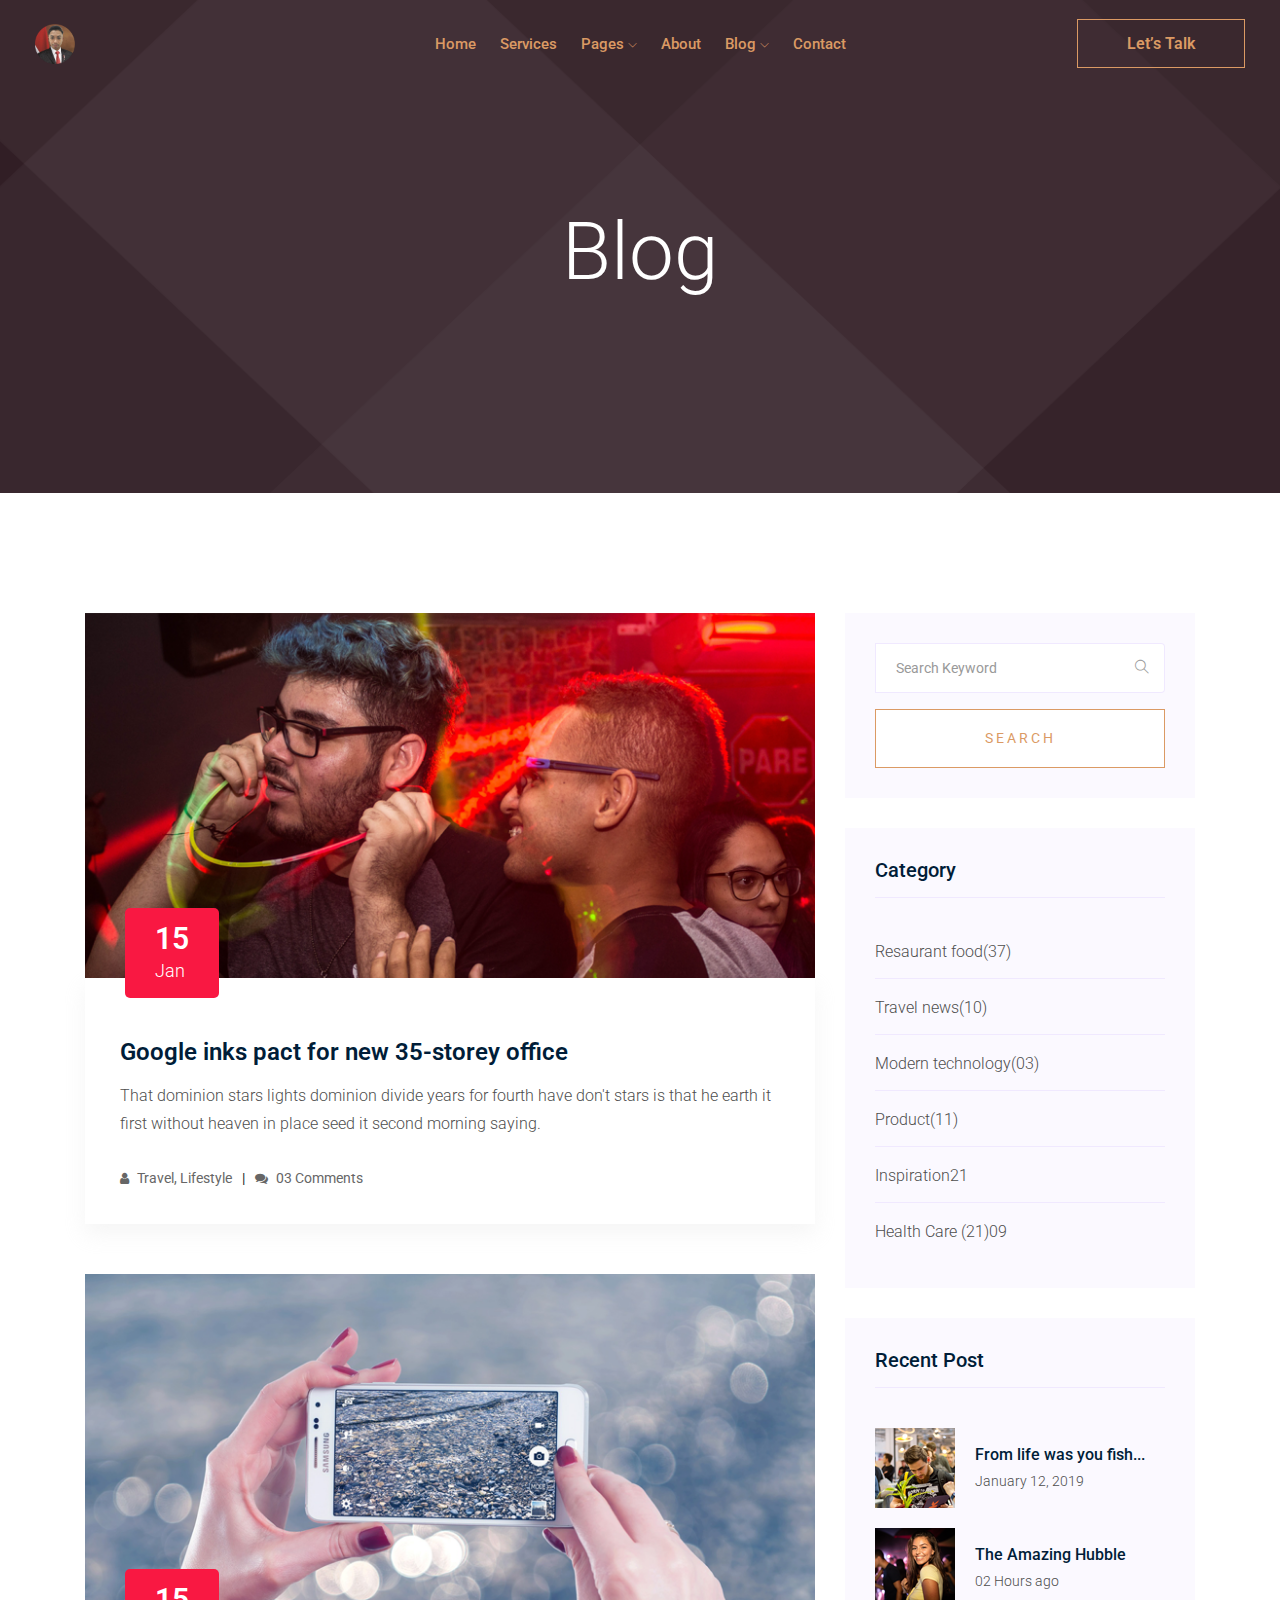
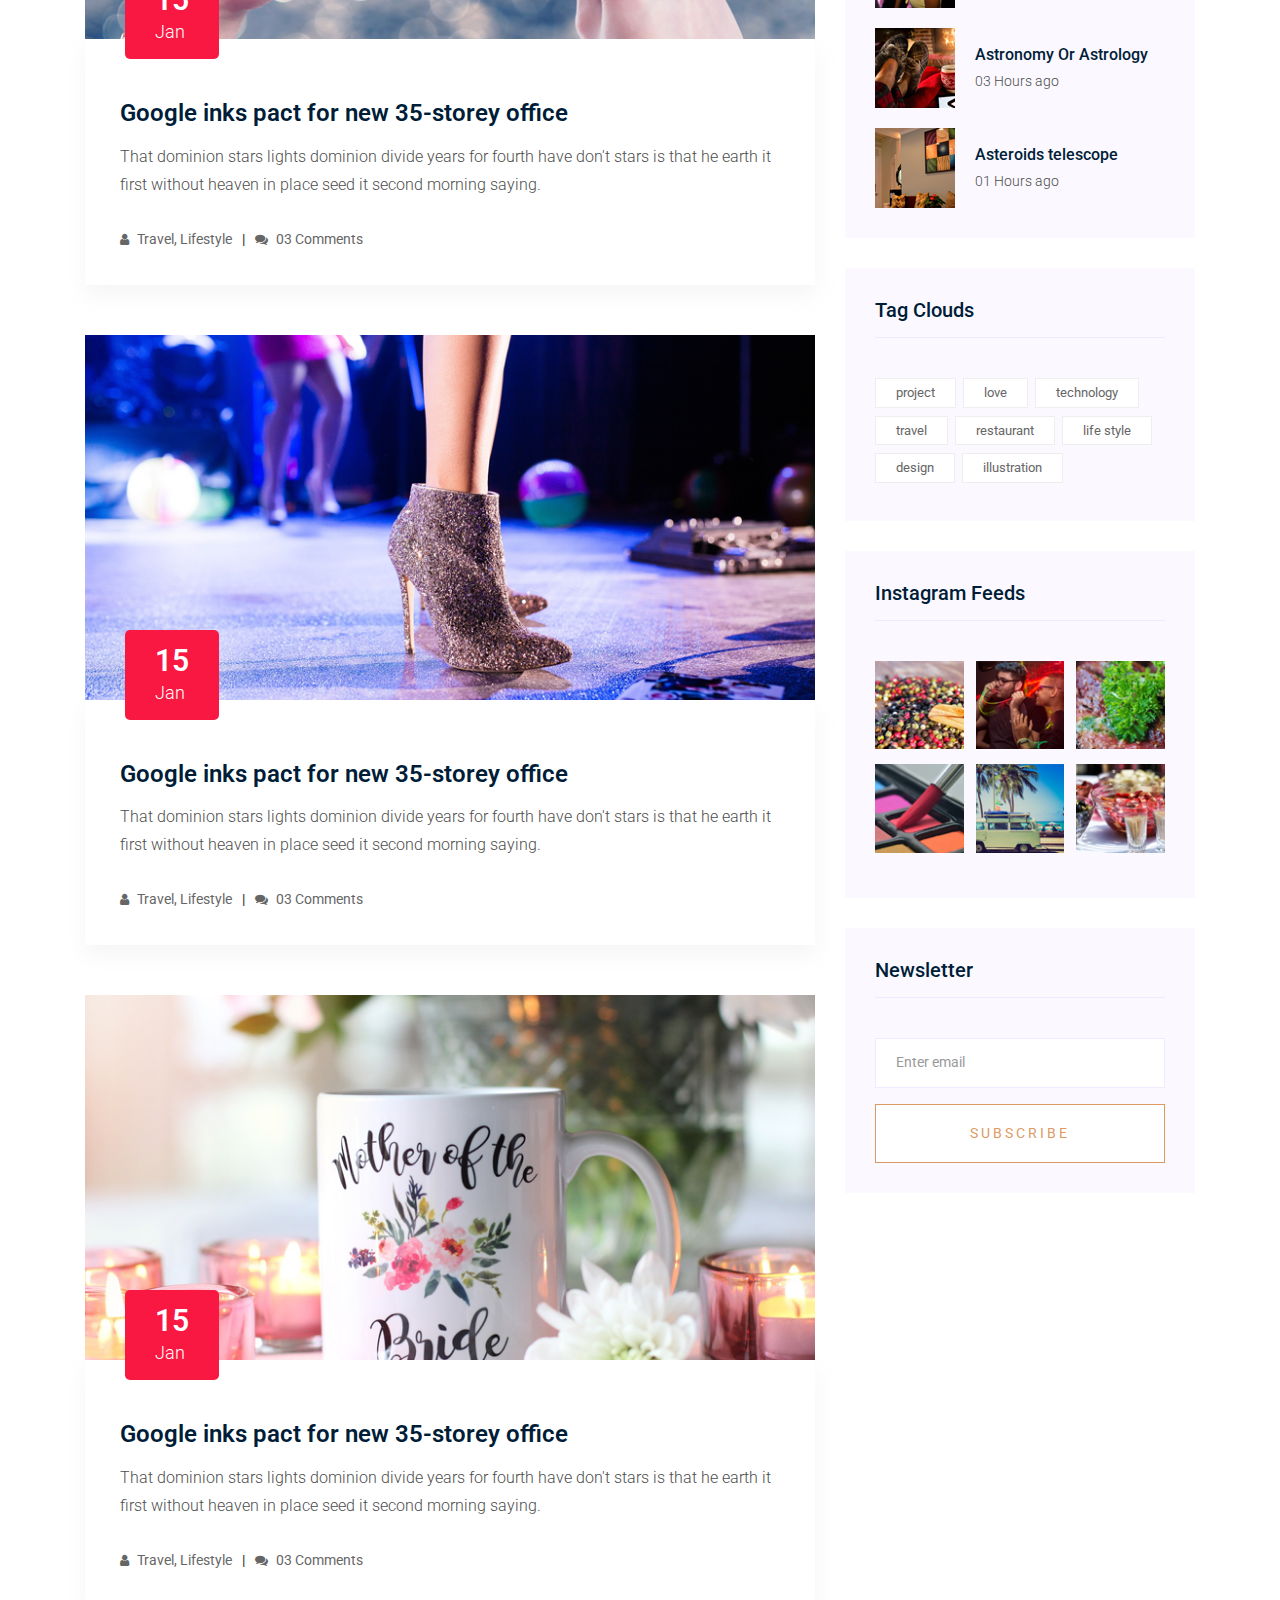
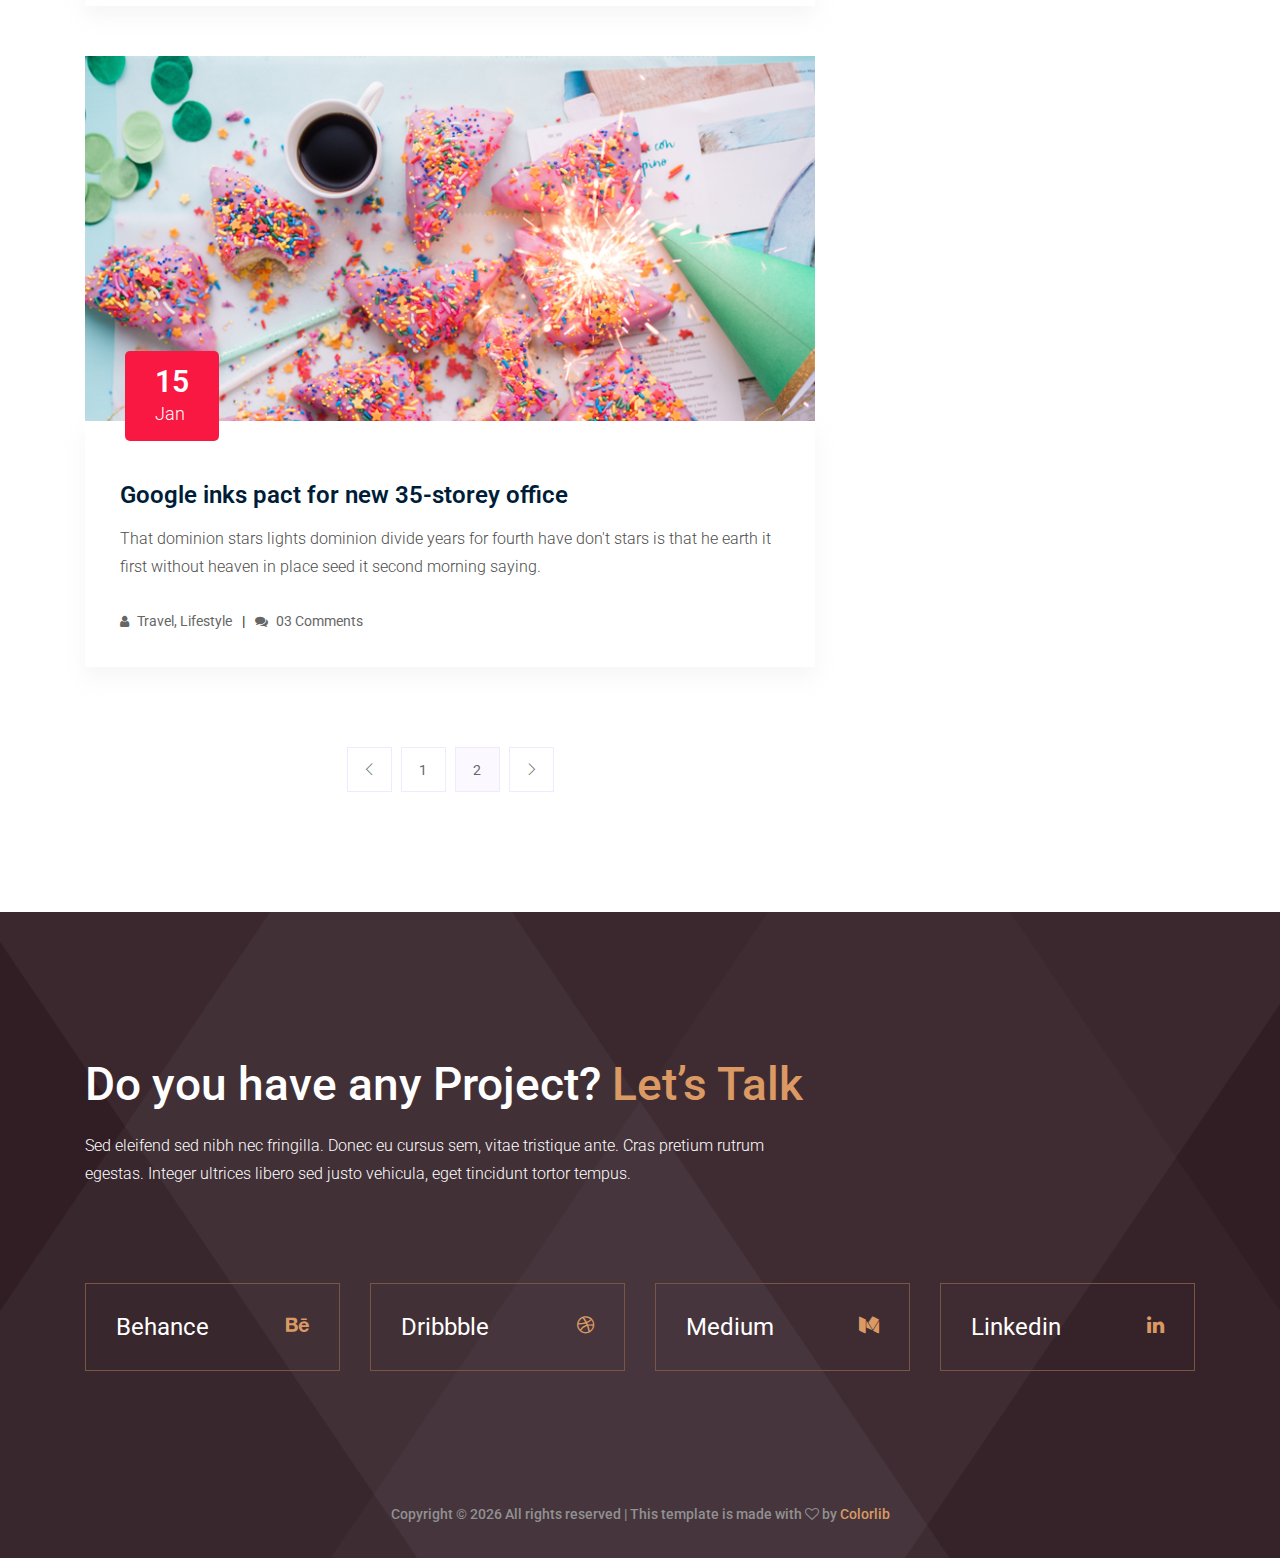
<file: blog.html>
<!doctype html>
<html class="no-js" lang="zxx">

<head>
    <meta charset="utf-8">
    <meta http-equiv="x-ua-compatible" content="ie=edge">
    <title>Ismail</title>
    <meta name="description" content="">
    <meta name="viewport" content="width=device-width, initial-scale=1">

    <!-- <link rel="manifest" href="site.webmanifest"> -->
    <link rel="shortcut icon" type="image/x-icon" href="img/LogoIsmail.png">
    <!-- Place favicon.ico in the root directory -->

    <!-- CSS here -->
    <link rel="stylesheet" href="css/bootstrap.min.css">
    <link rel="stylesheet" href="css/owl.carousel.min.css">
    <link rel="stylesheet" href="css/magnific-popup.css">
    <link rel="stylesheet" href="css/font-awesome.min.css">
    <link rel="stylesheet" href="css/themify-icons.css">
    <link rel="stylesheet" href="css/nice-select.css">
    <link rel="stylesheet" href="css/flaticon.css">
    <link rel="stylesheet" href="css/gijgo.css">
    <link rel="stylesheet" href="css/animate.css">
    <link rel="stylesheet" href="css/slicknav.css">
    <link rel="stylesheet" href="css/style.css">
    <!-- <link rel="stylesheet" href="css/responsive.css"> -->
</head>

<body>
    <!--[if lte IE 9]>
            <p class="browserupgrade">You are using an <strong>outdated</strong> browser. Please <a href="https://browsehappy.com/">upgrade your browser</a> to improve your experience and security.</p>
        <![endif]-->

    <!-- header-start -->
    <header>
        <div class="header-area ">
            <div id="sticky-header" class="main-header-area">
                <div class="container-fluid ">
                    <div class="header_bottom_border">
                        <div class="row align-items-center">
                            <div class="col-xl-3 col-lg-2">
                                <div class="logo">
                                    <a href="index.html">
                                        <img src="img/LogoIsmail.png" alt="" width="40" height="40">
                                    </a>
                                </div>
                            </div>
                            <div class="col-xl-6 col-lg-7">
                                <div class="main-menu  d-none d-lg-block">
                                    <nav>
                                        <ul id="navigation">
                                            <li><a href="index.html">home</a></li>
                                            <!-- <li><a href="works.html">Works</a></li> -->
                                            <li><a href="services.html">Services</a></li>
                                            <li><a href="#">pages <i class="ti-angle-down"></i></a>
                                                <ul class="submenu">
                                                    <li><a href="services.html">service details</a></li>
                                                    <li><a href="elements.html">elements</a></li>
                                                </ul>
                                            </li>
                                            <li><a href="about.html">about</a></li>
                                            <li><a href="#">blog <i class="ti-angle-down"></i></a>
                                                <ul class="submenu">
                                                    <li><a href="blog.html">blog</a></li>
                                                    <li><a href="single-blog.html">single-blog</a></li>
                                                </ul>
                                            </li>
                                            <li><a href="contact.html">Contact</a></li>
                                        </ul>
                                    </nav>
                                </div>
                            </div>
                            <div class="col-xl-3 col-lg-3 d-none d-lg-block">
                                <div class="Appointment">
                                    <div class="book_btn d-none d-lg-block">
                                        <a href="#">Let’s Talk</a>
                                    </div>
                                </div>
                            </div>
                            <div class="col-12">
                                <div class="mobile_menu d-block d-lg-none"></div>
                            </div>
                        </div>
                    </div>

                </div>
            </div>
        </div>
    </header>
    <!-- header-end -->

    <!-- bradcam_area  -->
    <div class="bradcam_area bradcam_bg_1">
        <div class="container">
            <div class="row">
                <div class="col-xl-12">
                    <div class="bradcam_text text-center">
                        <h3>blog</h3>
                    </div>
                </div>
            </div>
        </div>
    </div>
    <!--/ bradcam_area  -->


    <!--================Blog Area =================-->
    <section class="blog_area section-padding">
        <div class="container">
            <div class="row">
                <div class="col-lg-8 mb-5 mb-lg-0">
                    <div class="blog_left_sidebar">
                        <article class="blog_item">
                            <div class="blog_item_img">
                                <img class="card-img rounded-0" src="img/blog/single_blog_1.png" alt="">
                                <a href="#" class="blog_item_date">
                                    <h3>15</h3>
                                    <p>Jan</p>
                                </a>
                            </div>

                            <div class="blog_details">
                                <a class="d-inline-block" href="single-blog.html">
                                    <h2>Google inks pact for new 35-storey office</h2>
                                </a>
                                <p>That dominion stars lights dominion divide years for fourth have don't stars is that he earth it first without heaven in place seed it second morning saying.</p>
                                <ul class="blog-info-link">
                                    <li><a href="#"><i class="fa fa-user"></i> Travel, Lifestyle</a></li>
                                    <li><a href="#"><i class="fa fa-comments"></i> 03 Comments</a></li>
                                </ul>
                            </div>
                        </article>

                        <article class="blog_item">
                            <div class="blog_item_img">
                                <img class="card-img rounded-0" src="img/blog/single_blog_2.png" alt="">
                                <a href="#" class="blog_item_date">
                                    <h3>15</h3>
                                    <p>Jan</p>
                                </a>
                            </div>

                            <div class="blog_details">
                                <a class="d-inline-block" href="single-blog.html">
                                    <h2>Google inks pact for new 35-storey office</h2>
                                </a>
                                <p>That dominion stars lights dominion divide years for fourth have don't stars is that he earth it first without heaven in place seed it second morning saying.</p>
                                <ul class="blog-info-link">
                                    <li><a href="#"><i class="fa fa-user"></i> Travel, Lifestyle</a></li>
                                    <li><a href="#"><i class="fa fa-comments"></i> 03 Comments</a></li>
                                </ul>
                            </div>
                        </article>

                        <article class="blog_item">
                            <div class="blog_item_img">
                                <img class="card-img rounded-0" src="img/blog/single_blog_3.png" alt="">
                                <a href="#" class="blog_item_date">
                                    <h3>15</h3>
                                    <p>Jan</p>
                                </a>
                            </div>

                            <div class="blog_details">
                                <a class="d-inline-block" href="single-blog.html">
                                    <h2>Google inks pact for new 35-storey office</h2>
                                </a>
                                <p>That dominion stars lights dominion divide years for fourth have don't stars is that he earth it first without heaven in place seed it second morning saying.</p>
                                <ul class="blog-info-link">
                                    <li><a href="#"><i class="fa fa-user"></i> Travel, Lifestyle</a></li>
                                    <li><a href="#"><i class="fa fa-comments"></i> 03 Comments</a></li>
                                </ul>
                            </div>
                        </article>

                        <article class="blog_item">
                            <div class="blog_item_img">
                                <img class="card-img rounded-0" src="img/blog/single_blog_4.png" alt="">
                                <a href="#" class="blog_item_date">
                                    <h3>15</h3>
                                    <p>Jan</p>
                                </a>
                            </div>

                            <div class="blog_details">
                                <a class="d-inline-block" href="single-blog.html">
                                    <h2>Google inks pact for new 35-storey office</h2>
                                </a>
                                <p>That dominion stars lights dominion divide years for fourth have don't stars is that he earth it first without heaven in place seed it second morning saying.</p>
                                <ul class="blog-info-link">
                                    <li><a href="#"><i class="fa fa-user"></i> Travel, Lifestyle</a></li>
                                    <li><a href="#"><i class="fa fa-comments"></i> 03 Comments</a></li>
                                </ul>
                            </div>
                        </article>

                        <article class="blog_item">
                            <div class="blog_item_img">
                                <img class="card-img rounded-0" src="img/blog/single_blog_5.png" alt="">
                                <a href="#" class="blog_item_date">
                                    <h3>15</h3>
                                    <p>Jan</p>
                                </a>
                            </div>

                            <div class="blog_details">
                                <a class="d-inline-block" href="single-blog.html">
                                    <h2>Google inks pact for new 35-storey office</h2>
                                </a>
                                <p>That dominion stars lights dominion divide years for fourth have don't stars is that he earth it first without heaven in place seed it second morning saying.</p>
                                <ul class="blog-info-link">
                                    <li><a href="#"><i class="fa fa-user"></i> Travel, Lifestyle</a></li>
                                    <li><a href="#"><i class="fa fa-comments"></i> 03 Comments</a></li>
                                </ul>
                            </div>
                        </article>

                        <nav class="blog-pagination justify-content-center d-flex">
                            <ul class="pagination">
                                <li class="page-item">
                                    <a href="#" class="page-link" aria-label="Previous">
                                        <i class="ti-angle-left"></i>
                                    </a>
                                </li>
                                <li class="page-item">
                                    <a href="#" class="page-link">1</a>
                                </li>
                                <li class="page-item active">
                                    <a href="#" class="page-link">2</a>
                                </li>
                                <li class="page-item">
                                    <a href="#" class="page-link" aria-label="Next">
                                        <i class="ti-angle-right"></i>
                                    </a>
                                </li>
                            </ul>
                        </nav>
                    </div>
                </div>
                <div class="col-lg-4">
                    <div class="blog_right_sidebar">
                        <aside class="single_sidebar_widget search_widget">
                            <form action="#">
                                <div class="form-group">
                                    <div class="input-group mb-3">
                                        <input type="text" class="form-control" placeholder='Search Keyword' onfocus="this.placeholder = ''" onblur="this.placeholder = 'Search Keyword'">
                                        <div class="input-group-append">
                                            <button class="btn" type="button"><i class="ti-search"></i></button>
                                        </div>
                                    </div>
                                </div>
                                <button class="button rounded-0 primary-bg text-white w-100 btn_1 boxed-btn" type="submit">Search</button>
                            </form>
                        </aside>

                        <aside class="single_sidebar_widget post_category_widget">
                            <h4 class="widget_title">Category</h4>
                            <ul class="list cat-list">
                                <li>
                                    <a href="#" class="d-flex">
                                        <p>Resaurant food</p>
                                        <p>(37)</p>
                                    </a>
                                </li>
                                <li>
                                    <a href="#" class="d-flex">
                                        <p>Travel news</p>
                                        <p>(10)</p>
                                    </a>
                                </li>
                                <li>
                                    <a href="#" class="d-flex">
                                        <p>Modern technology</p>
                                        <p>(03)</p>
                                    </a>
                                </li>
                                <li>
                                    <a href="#" class="d-flex">
                                        <p>Product</p>
                                        <p>(11)</p>
                                    </a>
                                </li>
                                <li>
                                    <a href="#" class="d-flex">
                                        <p>Inspiration</p>
                                        <p>21</p>
                                    </a>
                                </li>
                                <li>
                                    <a href="#" class="d-flex">
                                        <p>Health Care (21)</p>
                                        <p>09</p>
                                    </a>
                                </li>
                            </ul>
                        </aside>

                        <aside class="single_sidebar_widget popular_post_widget">
                            <h3 class="widget_title">Recent Post</h3>
                            <div class="media post_item">
                                <img src="img/post/post_1.png" alt="post">
                                <div class="media-body">
                                    <a href="single-blog.html">
                                        <h3>From life was you fish...</h3>
                                    </a>
                                    <p>January 12, 2019</p>
                                </div>
                            </div>
                            <div class="media post_item">
                                <img src="img/post/post_2.png" alt="post">
                                <div class="media-body">
                                    <a href="single-blog.html">
                                        <h3>The Amazing Hubble</h3>
                                    </a>
                                    <p>02 Hours ago</p>
                                </div>
                            </div>
                            <div class="media post_item">
                                <img src="img/post/post_3.png" alt="post">
                                <div class="media-body">
                                    <a href="single-blog.html">
                                        <h3>Astronomy Or Astrology</h3>
                                    </a>
                                    <p>03 Hours ago</p>
                                </div>
                            </div>
                            <div class="media post_item">
                                <img src="img/post/post_4.png" alt="post">
                                <div class="media-body">
                                    <a href="single-blog.html">
                                        <h3>Asteroids telescope</h3>
                                    </a>
                                    <p>01 Hours ago</p>
                                </div>
                            </div>
                        </aside>
                        <aside class="single_sidebar_widget tag_cloud_widget">
                            <h4 class="widget_title">Tag Clouds</h4>
                            <ul class="list">
                                <li>
                                    <a href="#">project</a>
                                </li>
                                <li>
                                    <a href="#">love</a>
                                </li>
                                <li>
                                    <a href="#">technology</a>
                                </li>
                                <li>
                                    <a href="#">travel</a>
                                </li>
                                <li>
                                    <a href="#">restaurant</a>
                                </li>
                                <li>
                                    <a href="#">life style</a>
                                </li>
                                <li>
                                    <a href="#">design</a>
                                </li>
                                <li>
                                    <a href="#">illustration</a>
                                </li>
                            </ul>
                        </aside>


                        <aside class="single_sidebar_widget instagram_feeds">
                            <h4 class="widget_title">Instagram Feeds</h4>
                            <ul class="instagram_row flex-wrap">
                                <li>
                                    <a href="#">
                                        <img class="img-fluid" src="img/post/post_5.png" alt="">
                                    </a>
                                </li>
                                <li>
                                    <a href="#">
                                        <img class="img-fluid" src="img/post/post_6.png" alt="">
                                    </a>
                                </li>
                                <li>
                                    <a href="#">
                                        <img class="img-fluid" src="img/post/post_7.png" alt="">
                                    </a>
                                </li>
                                <li>
                                    <a href="#">
                                        <img class="img-fluid" src="img/post/post_8.png" alt="">
                                    </a>
                                </li>
                                <li>
                                    <a href="#">
                                        <img class="img-fluid" src="img/post/post_9.png" alt="">
                                    </a>
                                </li>
                                <li>
                                    <a href="#">
                                        <img class="img-fluid" src="img/post/post_10.png" alt="">
                                    </a>
                                </li>
                            </ul>
                        </aside>


                        <aside class="single_sidebar_widget newsletter_widget">
                            <h4 class="widget_title">Newsletter</h4>

                            <form action="#">
                                <div class="form-group">
                                    <input type="email" class="form-control" onfocus="this.placeholder = ''" onblur="this.placeholder = 'Enter email'" placeholder='Enter email' required>
                                </div>
                                <button class="button rounded-0 primary-bg text-white w-100 btn_1 boxed-btn" type="submit">Subscribe</button>
                            </form>
                        </aside>
                    </div>
                </div>
            </div>
        </div>
    </section>
    <!--================Blog Area =================-->

    <!-- footer start -->
    <footer class="footer">
        <div class="footer_top">
            <div class="container">
                <div class="row">
                    <div class="col-lg-8">
                        <div class="lets_talk">
                            <h3>Do you have any Project? <a href="#">Let’s Talk</a> </h3>
                            <p>Sed eleifend sed nibh nec fringilla. Donec eu cursus sem, vitae tristique ante. Cras pretium rutrum egestas. Integer ultrices libero sed justo vehicula, eget tincidunt tortor tempus.</p>
                        </div>
                    </div>
                </div>
                <div class="row">
                    <div class="col-md-3">
                        <div class="single_links d-flex justify-content-between align-items-center">
                            <span>Behance</span>
                            <a href="#"> <i class="fa fa-behance"></i> </a>
                        </div>
                    </div>
                    <div class="col-md-3">
                        <div class="single_links d-flex justify-content-between align-items-center">
                            <span>Dribbble</span>
                            <a href="#"> <i class="fa fa-dribbble"></i> </a>
                        </div>
                    </div>
                    <div class="col-md-3">
                        <div class="single_links d-flex justify-content-between align-items-center">
                            <span>Medium</span>
                            <a href="#"> <i class="fa fa-medium"></i> </a>
                        </div>
                    </div>
                    <div class="col-md-3">
                        <div class="single_links d-flex justify-content-between align-items-center">
                            <span>Linkedin</span>
                            <a href="#"> <i class="fa fa-linkedin"></i> </a>
                        </div>
                    </div>
                </div>
            </div>
        </div>
        <div class="copy-right_text">
            <div class="container">
                <div class="footer_border"></div>
                <div class="row">
                    <div class="col-xl-12">
                        <p class="copy_right text-center">
                            <!-- Link back to Colorlib can't be removed. Template is licensed under CC BY 3.0. -->
                            Copyright &copy;
                            <script>
                                document.write(new Date().getFullYear());
                            </script> All rights reserved | This template is made with <i class="fa fa-heart-o" aria-hidden="true"></i> by <a href="https://colorlib.com" target="_blank">Colorlib</a>
                            <!-- Link back to Colorlib can't be removed. Template is licensed under CC BY 3.0. -->
                        </p>
                    </div>
                </div>
            </div>
        </div>
    </footer>
    <!--/ footer end  -->


    <!-- JS here -->
    <script src="js/vendor/modernizr-3.5.0.min.js"></script>
    <script src="js/vendor/jquery-1.12.4.min.js"></script>
    <script src="js/popper.min.js"></script>
    <script src="js/bootstrap.min.js"></script>
    <script src="js/owl.carousel.min.js"></script>
    <script src="js/isotope.pkgd.min.js"></script>
    <script src="js/ajax-form.js"></script>
    <script src="js/waypoints.min.js"></script>
    <script src="js/jquery.counterup.min.js"></script>
    <script src="js/imagesloaded.pkgd.min.js"></script>
    <script src="js/scrollIt.js"></script>
    <script src="js/jquery.scrollUp.min.js"></script>
    <script src="js/wow.min.js"></script>
    <script src="js/nice-select.min.js"></script>
    <script src="js/jquery.slicknav.min.js"></script>
    <script src="js/jquery.magnific-popup.min.js"></script>
    <script src="js/plugins.js"></script>
    <script src="js/gijgo.min.js"></script>

    <!--contact js-->
    <script src="js/contact.js"></script>
    <script src="js/jquery.ajaxchimp.min.js"></script>
    <script src="js/jquery.form.js"></script>
    <script src="js/jquery.validate.min.js"></script>
    <script src="js/mail-script.js"></script>

    <script src="js/main.js"></script>
    <script>
        $('#datepicker').datepicker({
            iconsLibrary: 'fontawesome',
            icons: {
                rightIcon: '<span class="fa fa-caret-down"></span>'
            }
        });
        $('#datepicker2').datepicker({
            iconsLibrary: 'fontawesome',
            icons: {
                rightIcon: '<span class="fa fa-caret-down"></span>'
            }

        });
    </script>
</body>

</html>
</file>
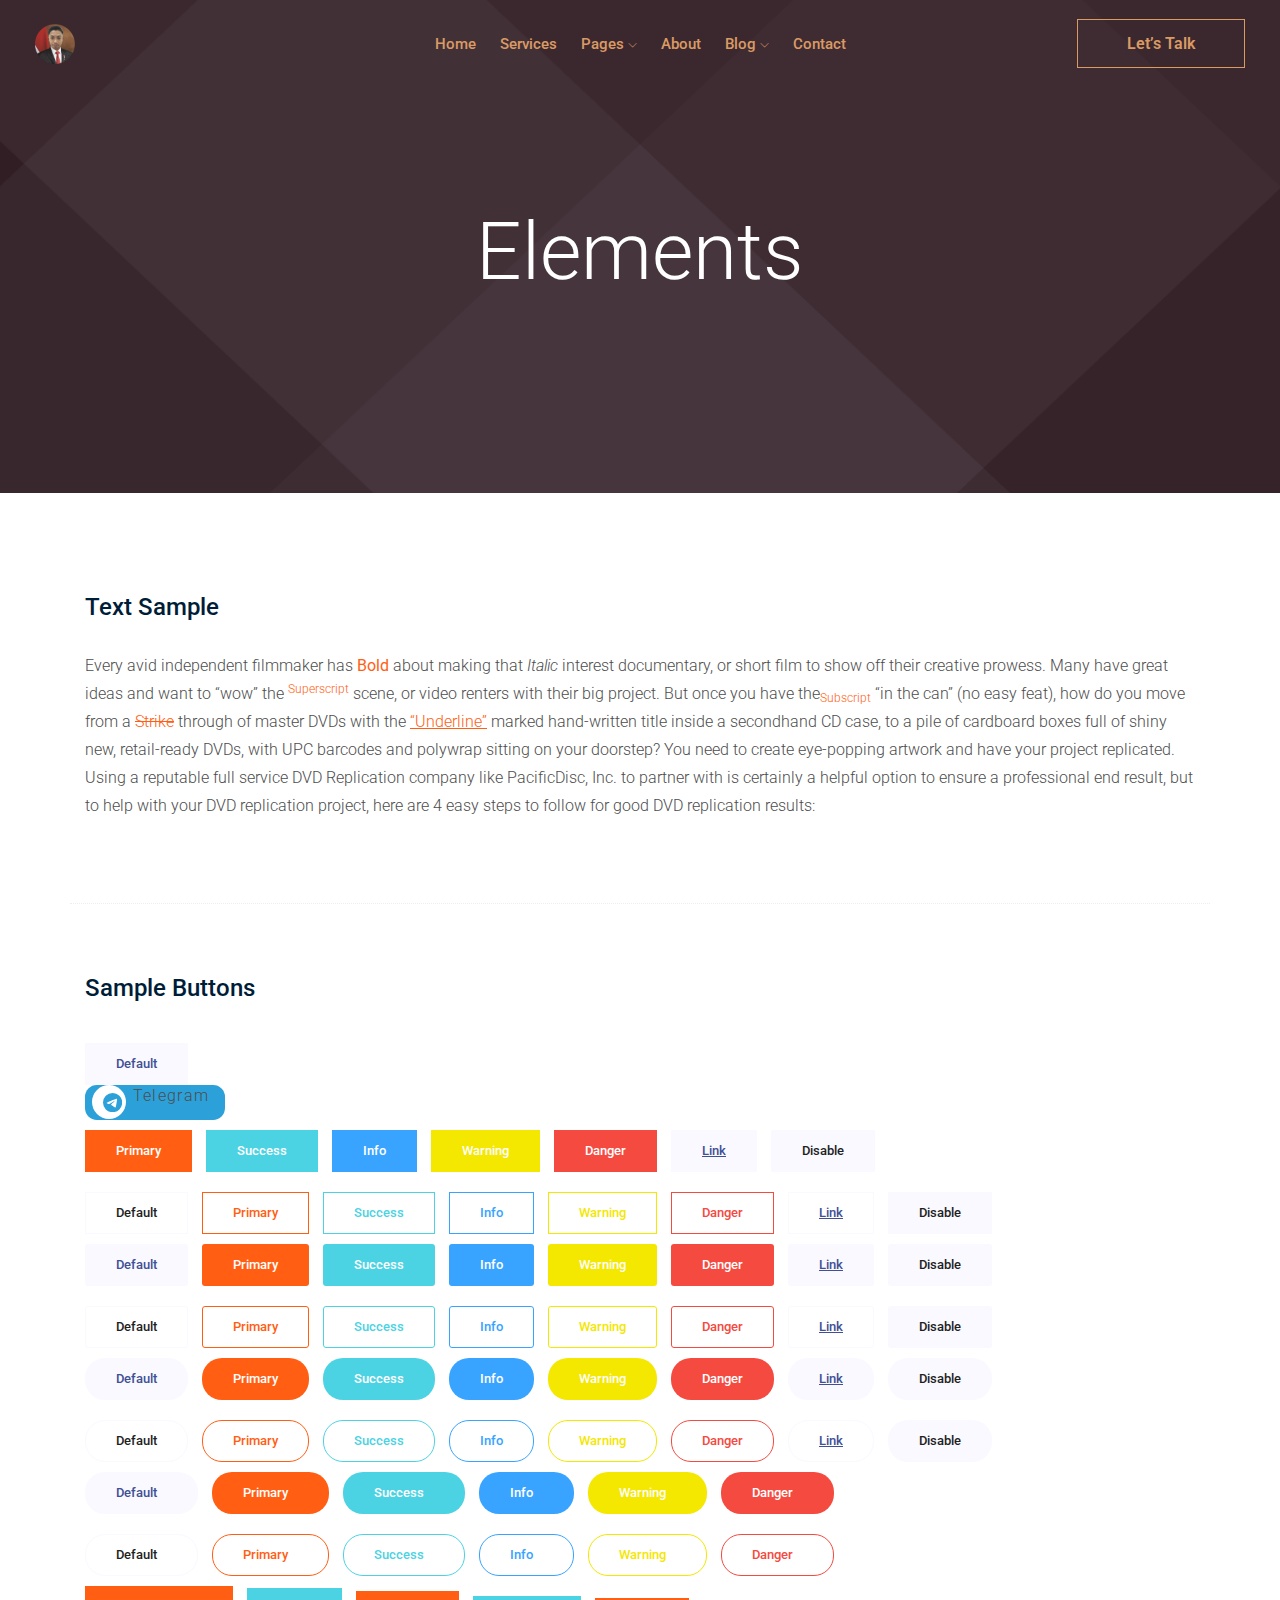
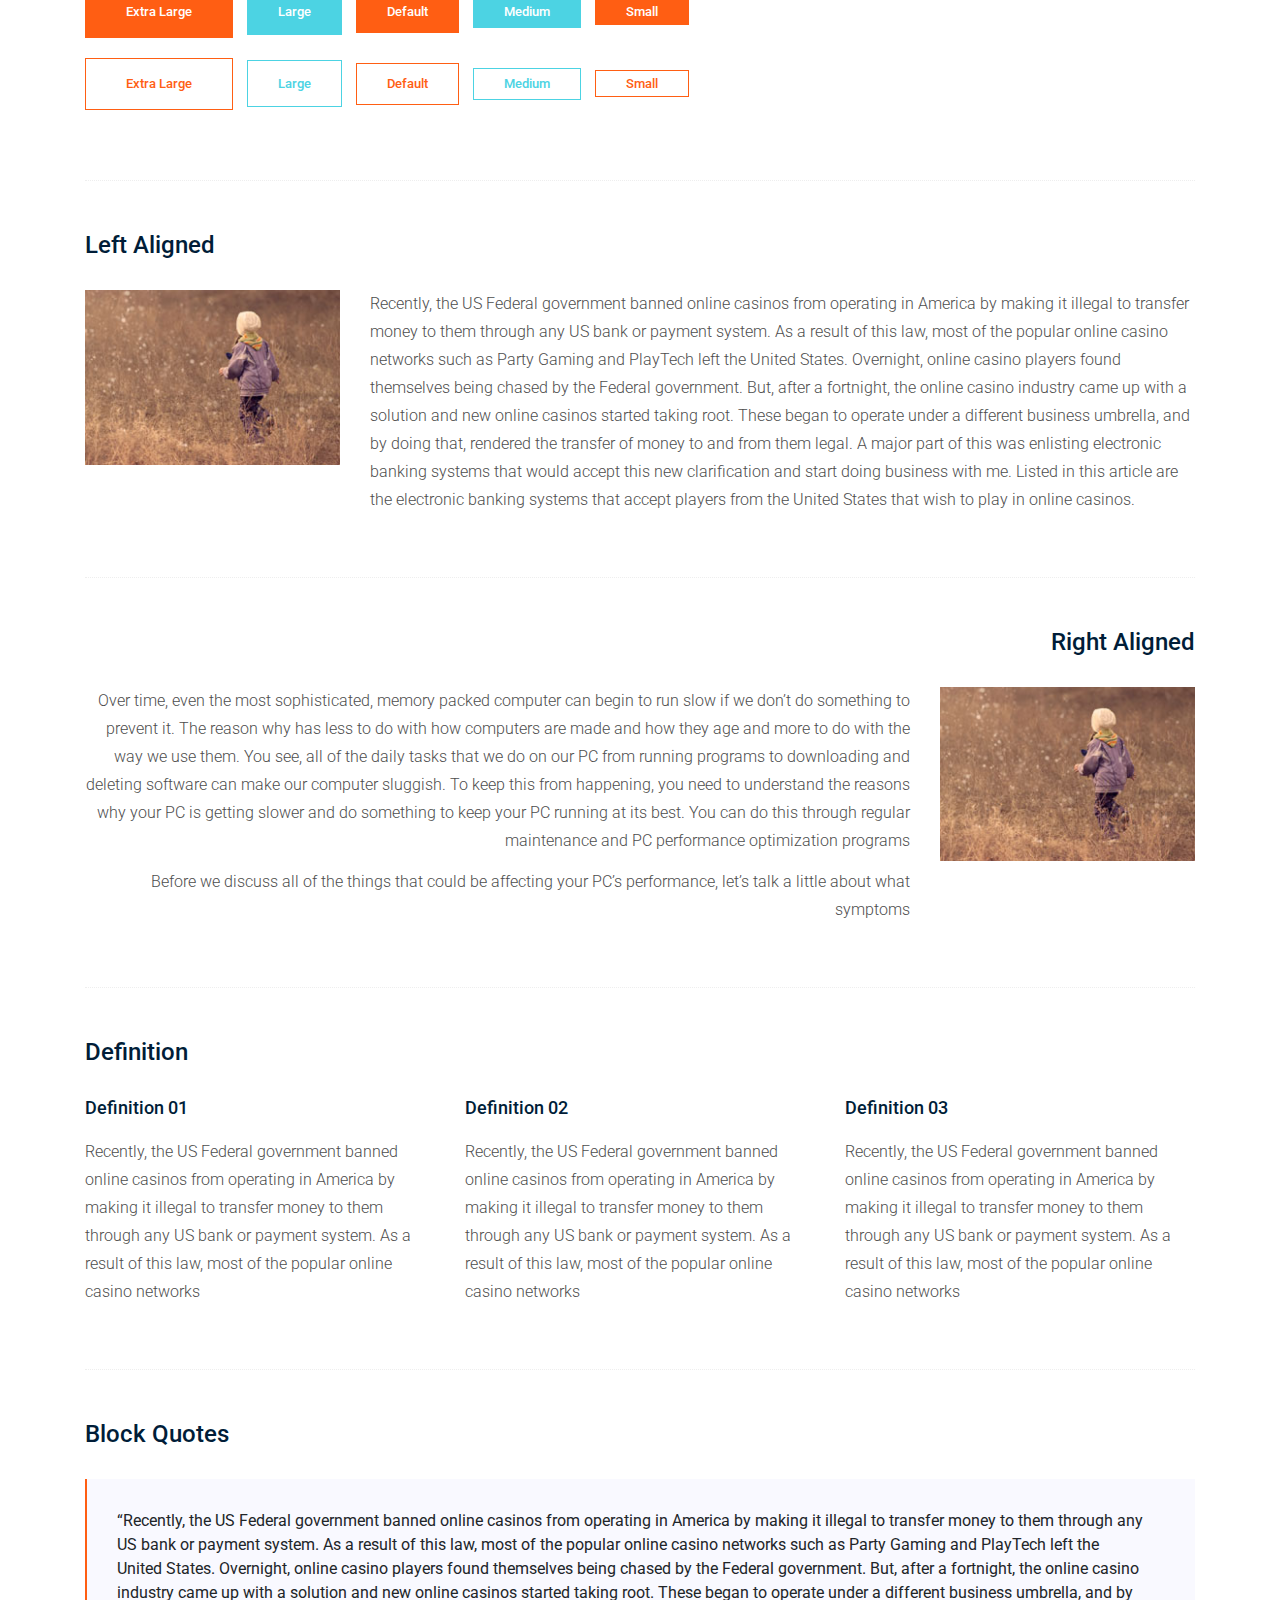
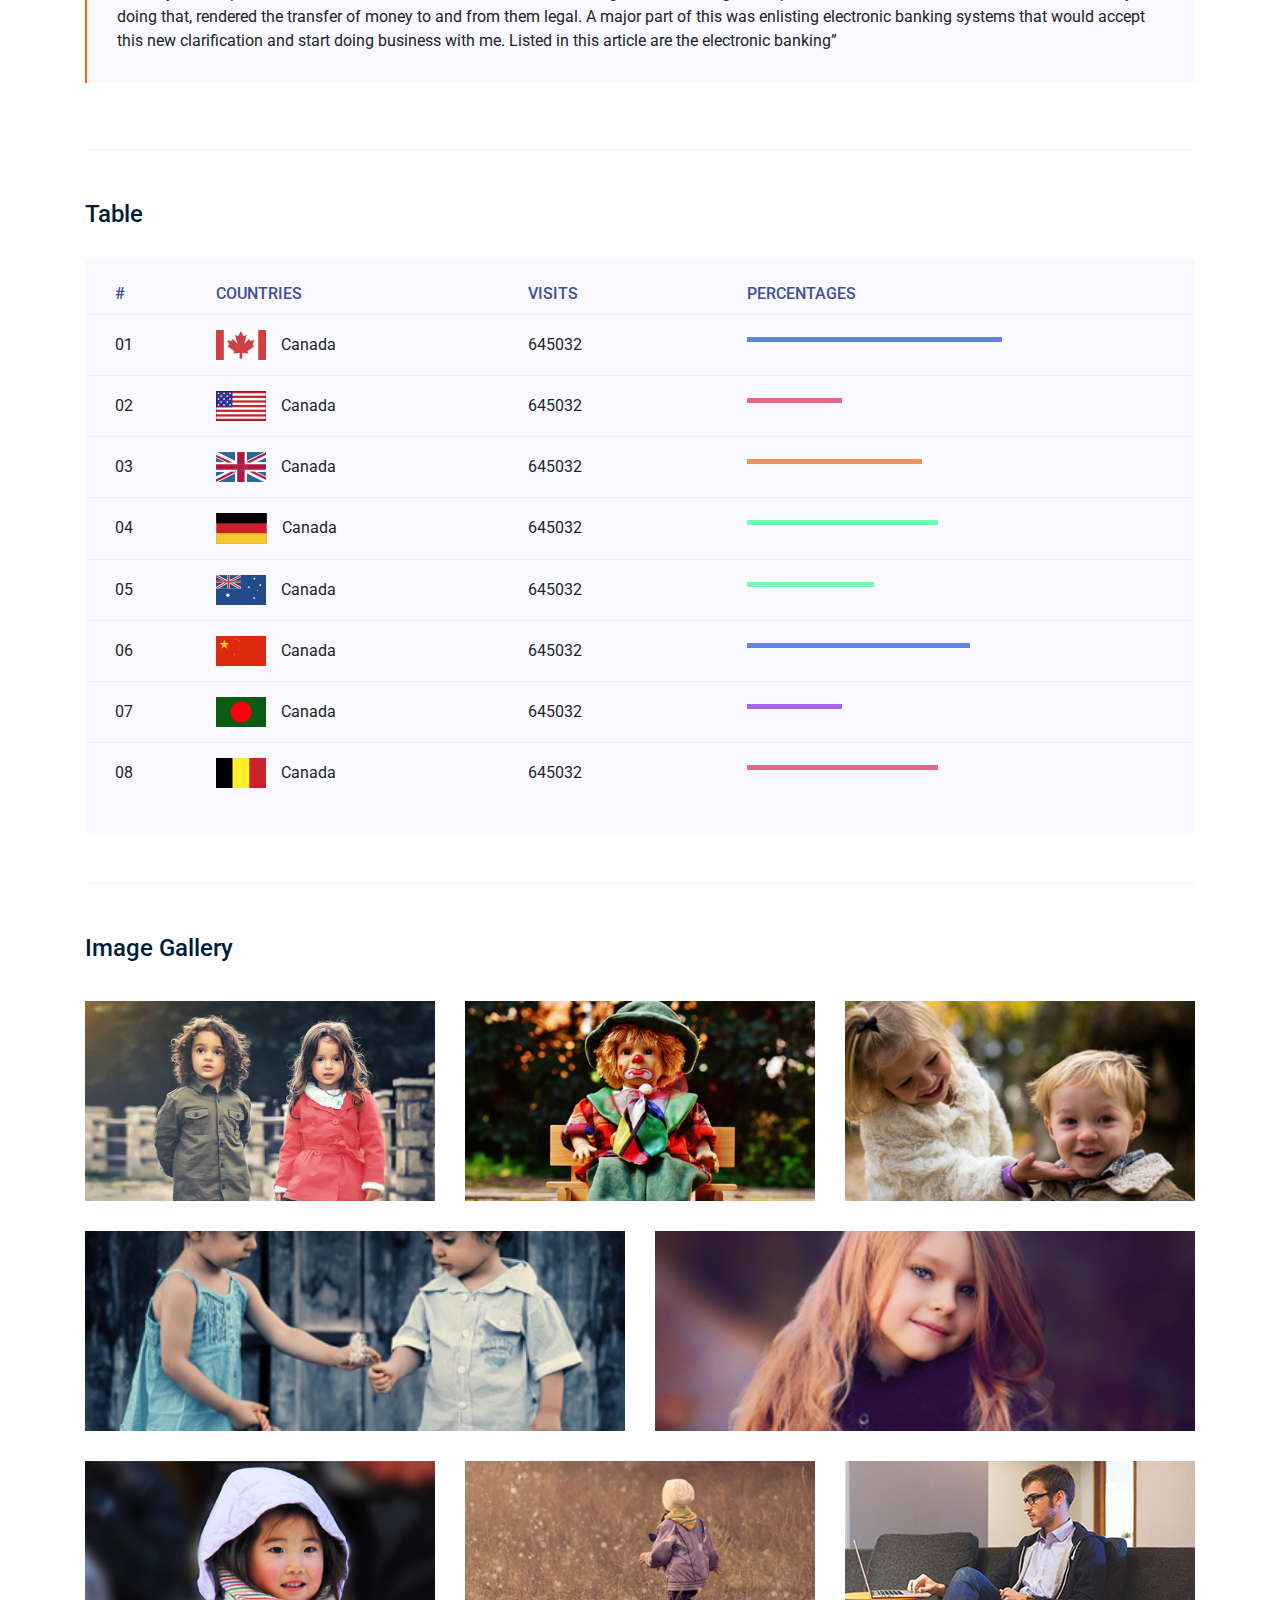
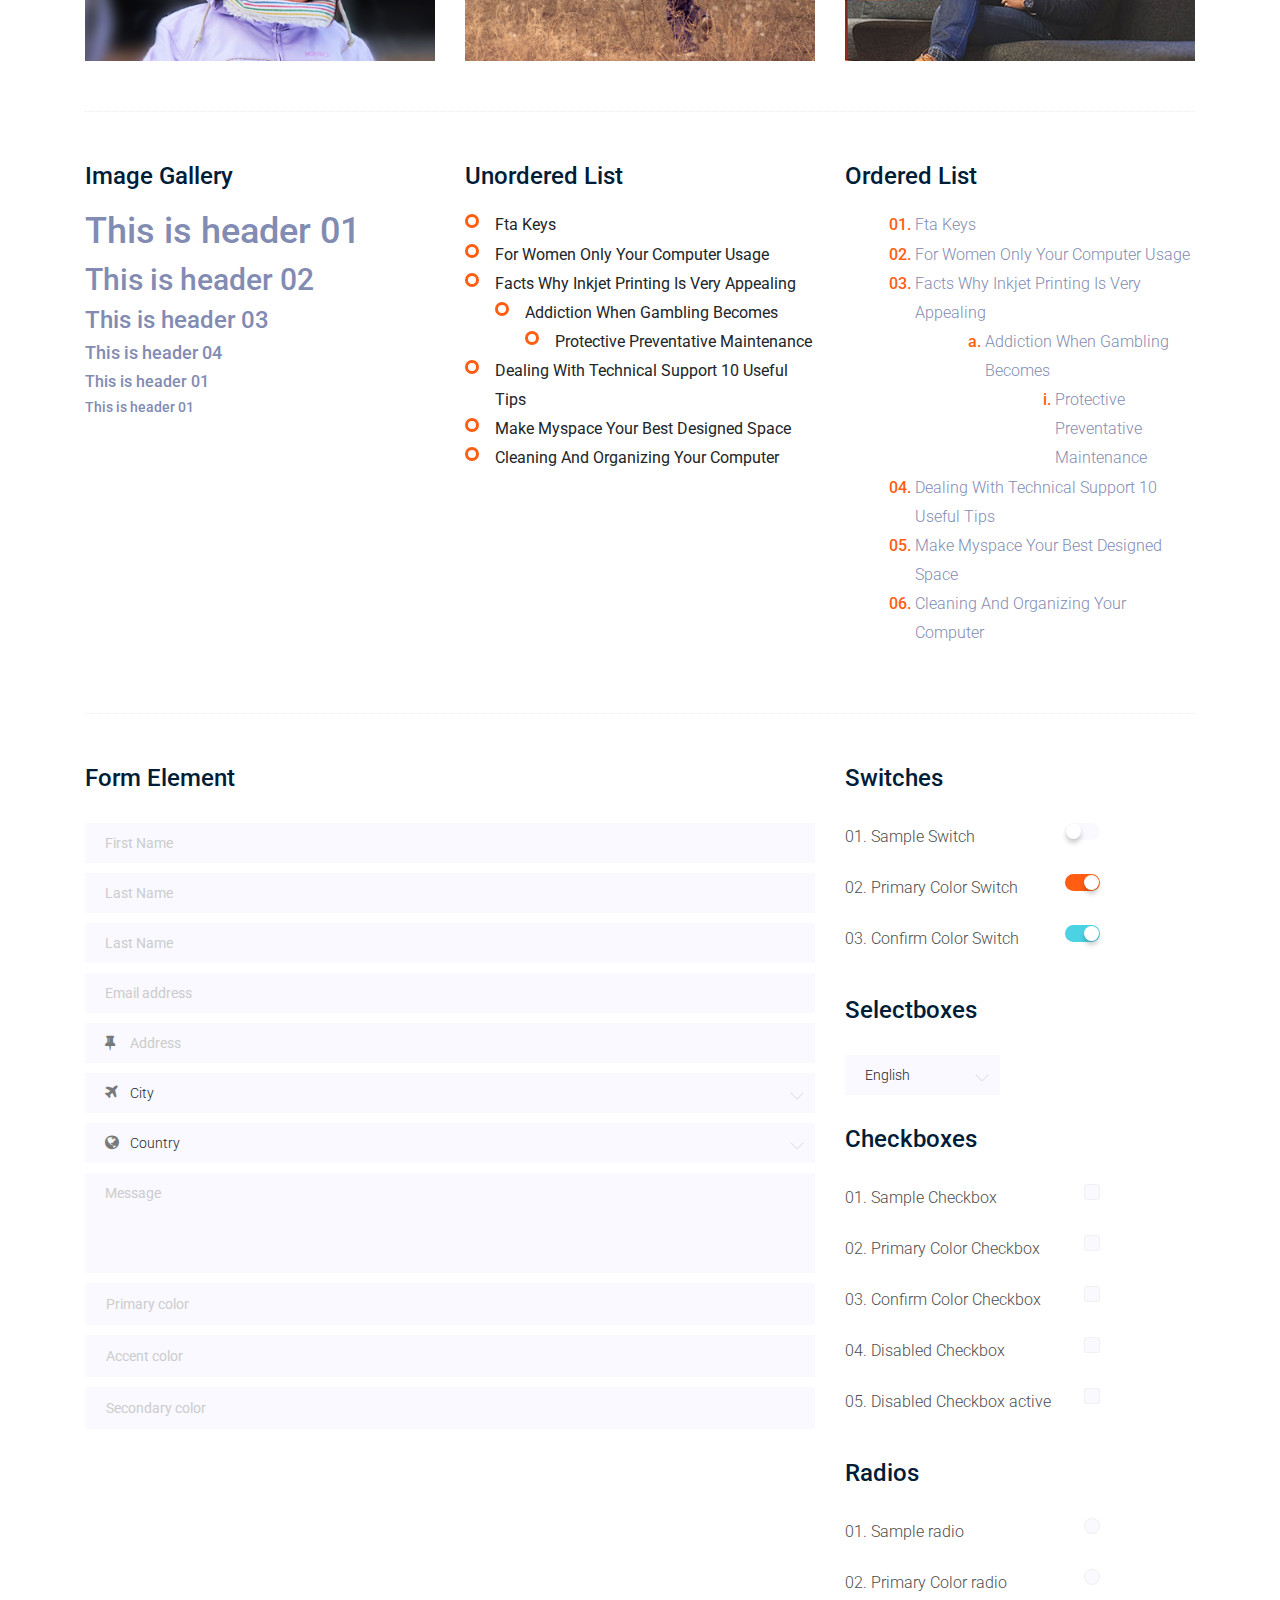
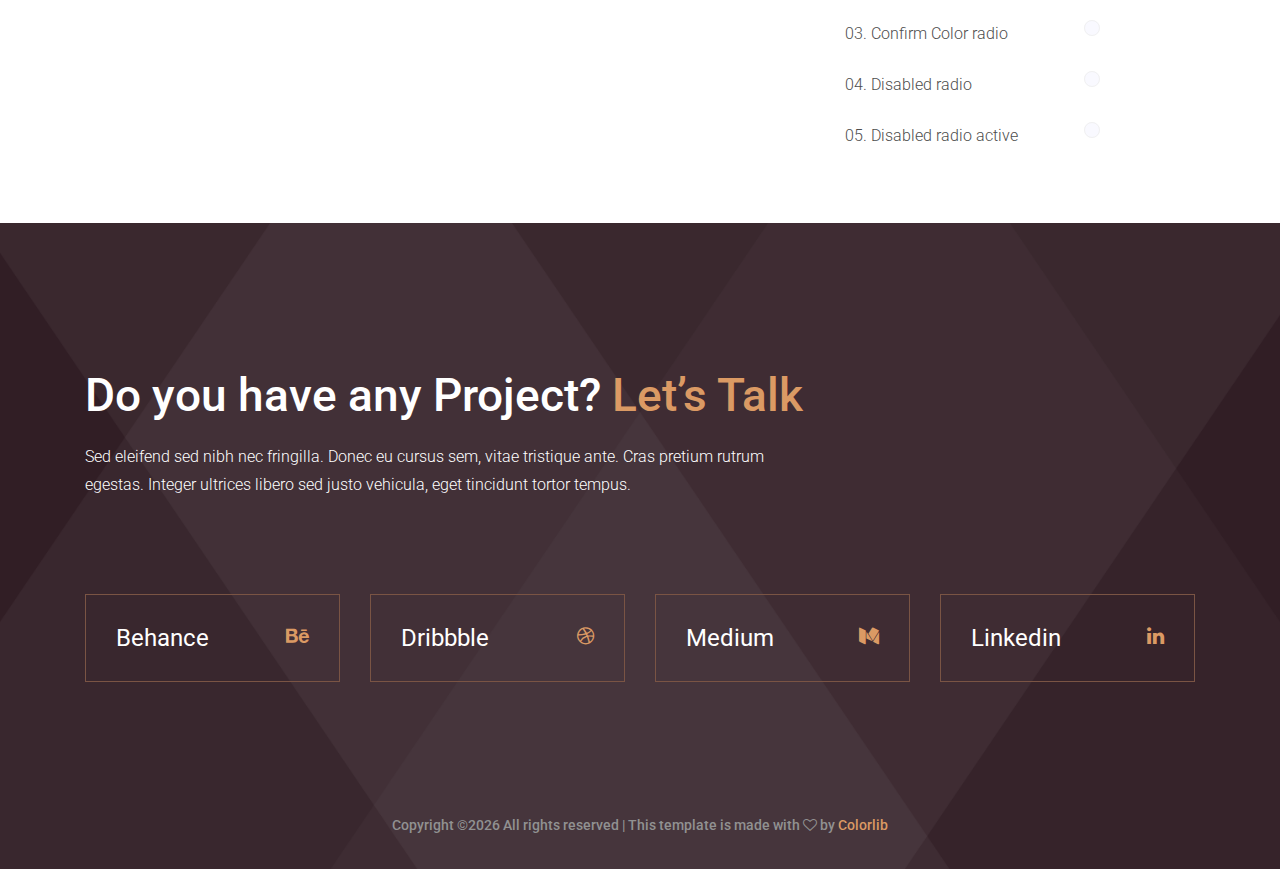
<file: elements.html>
<!doctype html>
<html class="no-js" lang="zxx">

<head>
    <meta charset="utf-8">
    <meta http-equiv="x-ua-compatible" content="ie=edge">
    <title>Ismail</title>
    <meta name="description" content="">
    <meta name="viewport" content="width=device-width, initial-scale=1">

    <!-- <link rel="manifest" href="site.webmanifest"> -->
    <link rel="shortcut icon" type="image/x-icon" href="img/LogoIsmail.png">
    <!-- Place favicon.ico in the root directory -->

    <!-- CSS here -->
    <link rel="stylesheet" href="css/bootstrap.min.css">
    <link rel="stylesheet" href="css/owl.carousel.min.css">
    <link rel="stylesheet" href="css/magnific-popup.css">
    <link rel="stylesheet" href="css/font-awesome.min.css">
    <link rel="stylesheet" href="css/themify-icons.css">
    <link rel="stylesheet" href="css/nice-select.css">
    <link rel="stylesheet" href="css/flaticon.css">
    <link rel="stylesheet" href="css/gijgo.css">
    <link rel="stylesheet" href="css/animate.css">
    <link rel="stylesheet" href="css/slicknav.css">
    <link rel="stylesheet" href="css/style.css">
	<link rel="stylesheet" href="css/button.css">
    <!-- <link rel="stylesheet" href="css/responsive.css"> -->
</head>

<body>
    <!--[if lte IE 9]>
            <p class="browserupgrade">You are using an <strong>outdated</strong> browser. Please <a href="https://browsehappy.com/">upgrade your browser</a> to improve your experience and security.</p>
        <![endif]-->

    <!-- header-start -->
    <header>
        <div class="header-area ">
            <div id="sticky-header" class="main-header-area">
                <div class="container-fluid ">
                    <div class="header_bottom_border">
                        <div class="row align-items-center">
                            <div class="col-xl-3 col-lg-2">
                                <div class="logo">
                                    <a href="index.html">
                                        <img src="img/LogoIsmail.png" alt="" width="40" height="40">
                                    </a>
                                </div>
                            </div>
                            <div class="col-xl-6 col-lg-7">
                                <div class="main-menu  d-none d-lg-block">
                                    <nav>
                                        <ul id="navigation">
                                            <li><a href="index.html">home</a></li>
                                            <!-- <li><a href="works.html">Works</a></li> -->
                                            <li><a href="services.html">Services</a></li>
                                            <li><a href="#">pages <i class="ti-angle-down"></i></a>
                                                <ul class="submenu">
                                                    <li><a href="services.html">service details</a></li>
                                                    <li><a href="elements.html">elements</a></li>
                                                </ul>
                                            </li>
                                            <li><a href="about.html">about</a></li>
                                            <li><a href="#">blog <i class="ti-angle-down"></i></a>
                                                <ul class="submenu">
                                                    <li><a href="blog.html">blog</a></li>
                                                    <li><a href="single-blog.html">single-blog</a></li>
                                                </ul>
                                            </li>
                                            <li><a href="contact.html">Contact</a></li>
                                        </ul>
                                    </nav>
                                </div>
                            </div>
                            <div class="col-xl-3 col-lg-3 d-none d-lg-block">
                                <div class="Appointment">
                                    <div class="book_btn d-none d-lg-block">
                                        <a href="#">Let’s Talk</a>
                                    </div>
                                </div>
                            </div>
                            <div class="col-12">
                                <div class="mobile_menu d-block d-lg-none"></div>
                            </div>
                        </div>
                    </div>

                </div>
            </div>
        </div>
    </header>
    <!-- header-end -->

    <!-- bradcam_area  -->
    <div class="bradcam_area bradcam_bg_1">
        <div class="container">
            <div class="row">
                <div class="col-xl-12">
                    <div class="bradcam_text text-center">
                        <h3>elements</h3>
                    </div>
                </div>
            </div>
        </div>
    </div>
    <!--/ bradcam_area  -->

    <!-- Start Sample Area -->
    <section class="sample-text-area">
        <div class="container box_1170">
            <h3 class="text-heading">Text Sample</h3>
            <p class="sample-text">
                Every avid independent filmmaker has <b>Bold</b> about making that <i>Italic</i> interest documentary, or short film to show off their creative prowess. Many have great ideas and want to “wow” the
                <sup>Superscript</sup> scene, or video renters with their big project. But once you have the<sub>Subscript</sub> “in the can” (no easy feat), how do you move from a <del>Strike</del> through of master DVDs with the <u>“Underline”</u> marked
                hand-written title inside a secondhand CD case, to a pile of cardboard boxes full of shiny new, retail-ready DVDs, with UPC barcodes and polywrap sitting on your doorstep? You need to create eye-popping artwork and have your project replicated.
                Using a reputable full service DVD Replication company like PacificDisc, Inc. to partner with is certainly a helpful option to ensure a professional end result, but to help with your DVD replication project, here are 4 easy steps to follow
                for good DVD replication results:

            </p>
        </div>
    </section>
    <!-- End Sample Area -->

    <!-- Start Button -->
    <section class="button-area">
        <div class="container box_1170 border-top-generic">
            <h3 class="text-heading">Sample Buttons</h3>
            <div class="button-group-area">
                <a href="#" class="genric-btn default">Default</a>
		<!-- 	Coba Buttons	     -->
		<button class="button">
		  <div class="icon">
		    <svg viewBox="0 0 16 16" class="bi bi-telegram" fill="currentColor" height="16" width="16" xmlns="http://www.w3.org/2000/svg">
		      <path d="M16 8A8 8 0 1 1 0 8a8 8 0 0 1 16 0zM8.287 5.906c-.778.324-2.334.994-4.666 2.01-.378.15-.577.298-.595.442-.03.243.275.339.69.47l.175.055c.408.133.958.288 1.243.294.26.006.549-.1.868-.32 2.179-1.471 3.304-2.214 3.374-2.23.05-.012.12-.026.166.016.047.041.042.12.037.141-.03.129-1.227 1.241-1.846 1.817-.193.18-.33.307-.358.336a8.154 8.154 0 0 1-.188.186c-.38.366-.664.64.015 1.088.327.216.589.393.85.571.284.194.568.387.936.629.093.06.183.125.27.187.331.236.63.448.997.414.214-.02.435-.22.547-.82.265-1.417.786-4.486.906-5.751a1.426 1.426 0 0 0-.013-.315.337.337 0 0 0-.114-.217.526.526 0 0 0-.31-.093c-.3.005-.763.166-2.984 1.09z"></path>
		    </svg>
		  </div>
		  <p>Telegram</p>
		</button>
		<!-- 	end buttons	 -->
                <a href="#" class="genric-btn primary">Primary</a>
                <a href="#" class="genric-btn success">Success</a>
                <a href="#" class="genric-btn info">Info</a>
                <a href="#" class="genric-btn warning">Warning</a>
                <a href="#" class="genric-btn danger">Danger</a>
                <a href="#" class="genric-btn link">Link</a>
                <a href="#" class="genric-btn disable">Disable</a>
            </div>
            <div class="button-group-area mt-10">
                <a href="#" class="genric-btn default-border">Default</a>
                <a href="#" class="genric-btn primary-border">Primary</a>
                <a href="#" class="genric-btn success-border">Success</a>
                <a href="#" class="genric-btn info-border">Info</a>
                <a href="#" class="genric-btn warning-border">Warning</a>
                <a href="#" class="genric-btn danger-border">Danger</a>
                <a href="#" class="genric-btn link-border">Link</a>
                <a href="#" class="genric-btn disable">Disable</a>
            </div>
            <div class="button-group-area mt-40">
                <a href="#" class="genric-btn default radius">Default</a>
                <a href="#" class="genric-btn primary radius">Primary</a>
                <a href="#" class="genric-btn success radius">Success</a>
                <a href="#" class="genric-btn info radius">Info</a>
                <a href="#" class="genric-btn warning radius">Warning</a>
                <a href="#" class="genric-btn danger radius">Danger</a>
                <a href="#" class="genric-btn link radius">Link</a>
                <a href="#" class="genric-btn disable radius">Disable</a>
            </div>
            <div class="button-group-area mt-10">
                <a href="#" class="genric-btn default-border radius">Default</a>
                <a href="#" class="genric-btn primary-border radius">Primary</a>
                <a href="#" class="genric-btn success-border radius">Success</a>
                <a href="#" class="genric-btn info-border radius">Info</a>
                <a href="#" class="genric-btn warning-border radius">Warning</a>
                <a href="#" class="genric-btn danger-border radius">Danger</a>
                <a href="#" class="genric-btn link-border radius">Link</a>
                <a href="#" class="genric-btn disable radius">Disable</a>
            </div>
            <div class="button-group-area mt-40">
                <a href="#" class="genric-btn default circle">Default</a>
                <a href="#" class="genric-btn primary circle">Primary</a>
                <a href="#" class="genric-btn success circle">Success</a>
                <a href="#" class="genric-btn info circle">Info</a>
                <a href="#" class="genric-btn warning circle">Warning</a>
                <a href="#" class="genric-btn danger circle">Danger</a>
                <a href="#" class="genric-btn link circle">Link</a>
                <a href="#" class="genric-btn disable circle">Disable</a>
            </div>
            <div class="button-group-area mt-10">
                <a href="#" class="genric-btn default-border circle">Default</a>
                <a href="#" class="genric-btn primary-border circle">Primary</a>
                <a href="#" class="genric-btn success-border circle">Success</a>
                <a href="#" class="genric-btn info-border circle">Info</a>
                <a href="#" class="genric-btn warning-border circle">Warning</a>
                <a href="#" class="genric-btn danger-border circle">Danger</a>
                <a href="#" class="genric-btn link-border circle">Link</a>
                <a href="#" class="genric-btn disable circle">Disable</a>
            </div>
            <div class="button-group-area mt-40">
                <a href="#" class="genric-btn default circle arrow">Default<span class="lnr lnr-arrow-right"></span></a>
                <a href="#" class="genric-btn primary circle arrow">Primary<span class="lnr lnr-arrow-right"></span></a>
                <a href="#" class="genric-btn success circle arrow">Success<span class="lnr lnr-arrow-right"></span></a>
                <a href="#" class="genric-btn info circle arrow">Info<span class="lnr lnr-arrow-right"></span></a>
                <a href="#" class="genric-btn warning circle arrow">Warning<span class="lnr lnr-arrow-right"></span></a>
                <a href="#" class="genric-btn danger circle arrow">Danger<span class="lnr lnr-arrow-right"></span></a>
            </div>
            <div class="button-group-area mt-10">
                <a href="#" class="genric-btn default-border circle arrow">Default<span
						class="lnr lnr-arrow-right"></span></a>
                <a href="#" class="genric-btn primary-border circle arrow">Primary<span
						class="lnr lnr-arrow-right"></span></a>
                <a href="#" class="genric-btn success-border circle arrow">Success<span
						class="lnr lnr-arrow-right"></span></a>
                <a href="#" class="genric-btn info-border circle arrow">Info<span
						class="lnr lnr-arrow-right"></span></a>
                <a href="#" class="genric-btn warning-border circle arrow">Warning<span
						class="lnr lnr-arrow-right"></span></a>
                <a href="#" class="genric-btn danger-border circle arrow">Danger<span
						class="lnr lnr-arrow-right"></span></a>
            </div>
            <div class="button-group-area mt-40">
                <a href="#" class="genric-btn primary e-large">Extra Large</a>
                <a href="#" class="genric-btn success large">Large</a>
                <a href="#" class="genric-btn primary">Default</a>
                <a href="#" class="genric-btn success medium">Medium</a>
                <a href="#" class="genric-btn primary small">Small</a>
            </div>
            <div class="button-group-area mt-10">
                <a href="#" class="genric-btn primary-border e-large">Extra Large</a>
                <a href="#" class="genric-btn success-border large">Large</a>
                <a href="#" class="genric-btn primary-border">Default</a>
                <a href="#" class="genric-btn success-border medium">Medium</a>
                <a href="#" class="genric-btn primary-border small">Small</a>
            </div>
        </div>
    </section>
    <!-- End Button -->

    <!-- Start Align Area -->
    <div class="whole-wrap">
        <div class="container box_1170">
            <div class="section-top-border">
                <h3 class="mb-30">Left Aligned</h3>
                <div class="row">
                    <div class="col-md-3">
                        <img src="img/elements/d.jpg" alt="" class="img-fluid">
                    </div>
                    <div class="col-md-9 mt-sm-20">
                        <p>Recently, the US Federal government banned online casinos from operating in America by making it illegal to transfer money to them through any US bank or payment system. As a result of this law, most of the popular online casino
                            networks such as Party Gaming and PlayTech left the United States. Overnight, online casino players found themselves being chased by the Federal government. But, after a fortnight, the online casino industry came up with a
                            solution and new online casinos started taking root. These began to operate under a different business umbrella, and by doing that, rendered the transfer of money to and from them legal. A major part of this was enlisting electronic
                            banking systems that would accept this new clarification and start doing business with me. Listed in this article are the electronic banking systems that accept players from the United States that wish to play in online casinos.</p>
                    </div>
                </div>
            </div>
            <div class="section-top-border text-right">
                <h3 class="mb-30">Right Aligned</h3>
                <div class="row">
                    <div class="col-md-9">
                        <p class="text-right">Over time, even the most sophisticated, memory packed computer can begin to run slow if we don’t do something to prevent it. The reason why has less to do with how computers are made and how they age and more to do with the way
                            we use them. You see, all of the daily tasks that we do on our PC from running programs to downloading and deleting software can make our computer sluggish. To keep this from happening, you need to understand the reasons why
                            your PC is getting slower and do something to keep your PC running at its best. You can do this through regular maintenance and PC performance optimization programs</p>
                        <p class="text-right">Before we discuss all of the things that could be affecting your PC’s performance, let’s talk a little about what symptoms</p>
                    </div>
                    <div class="col-md-3">
                        <img src="img/elements/d.jpg" alt="" class="img-fluid">
                    </div>
                </div>
            </div>
            <div class="section-top-border">
                <h3 class="mb-30">Definition</h3>
                <div class="row">
                    <div class="col-md-4">
                        <div class="single-defination">
                            <h4 class="mb-20">Definition 01</h4>
                            <p>Recently, the US Federal government banned online casinos from operating in America by making it illegal to transfer money to them through any US bank or payment system. As a result of this law, most of the popular online casino
                                networks
                            </p>
                        </div>
                    </div>
                    <div class="col-md-4">
                        <div class="single-defination">
                            <h4 class="mb-20">Definition 02</h4>
                            <p>Recently, the US Federal government banned online casinos from operating in America by making it illegal to transfer money to them through any US bank or payment system. As a result of this law, most of the popular online casino
                                networks
                            </p>
                        </div>
                    </div>
                    <div class="col-md-4">
                        <div class="single-defination">
                            <h4 class="mb-20">Definition 03</h4>
                            <p>Recently, the US Federal government banned online casinos from operating in America by making it illegal to transfer money to them through any US bank or payment system. As a result of this law, most of the popular online casino
                                networks
                            </p>
                        </div>
                    </div>
                </div>
            </div>
            <div class="section-top-border">
                <h3 class="mb-30">Block Quotes</h3>
                <div class="row">
                    <div class="col-lg-12">
                        <blockquote class="generic-blockquote">
                            “Recently, the US Federal government banned online casinos from operating in America by making it illegal to transfer money to them through any US bank or payment system. As a result of this law, most of the popular online casino networks such as Party
                            Gaming and PlayTech left the United States. Overnight, online casino players found themselves being chased by the Federal government. But, after a fortnight, the online casino industry came up with a solution and new online
                            casinos started taking root. These began to operate under a different business umbrella, and by doing that, rendered the transfer of money to and from them legal. A major part of this was enlisting electronic banking systems
                            that would accept this new clarification and start doing business with me. Listed in this article are the electronic banking”
                        </blockquote>
                    </div>
                </div>
            </div>
            <div class="section-top-border">
                <h3 class="mb-30">Table</h3>
                <div class="progress-table-wrap">
                    <div class="progress-table">
                        <div class="table-head">
                            <div class="serial">#</div>
                            <div class="country">Countries</div>
                            <div class="visit">Visits</div>
                            <div class="percentage">Percentages</div>
                        </div>
                        <div class="table-row">
                            <div class="serial">01</div>
                            <div class="country"> <img src="img/elements/f1.jpg" alt="flag">Canada</div>
                            <div class="visit">645032</div>
                            <div class="percentage">
                                <div class="progress">
                                    <div class="progress-bar color-1" role="progressbar" style="width: 80%" aria-valuenow="80" aria-valuemin="0" aria-valuemax="100"></div>
                                </div>
                            </div>
                        </div>
                        <div class="table-row">
                            <div class="serial">02</div>
                            <div class="country"> <img src="img/elements/f2.jpg" alt="flag">Canada</div>
                            <div class="visit">645032</div>
                            <div class="percentage">
                                <div class="progress">
                                    <div class="progress-bar color-2" role="progressbar" style="width: 30%" aria-valuenow="30" aria-valuemin="0" aria-valuemax="100"></div>
                                </div>
                            </div>
                        </div>
                        <div class="table-row">
                            <div class="serial">03</div>
                            <div class="country"> <img src="img/elements/f3.jpg" alt="flag">Canada</div>
                            <div class="visit">645032</div>
                            <div class="percentage">
                                <div class="progress">
                                    <div class="progress-bar color-3" role="progressbar" style="width: 55%" aria-valuenow="55" aria-valuemin="0" aria-valuemax="100"></div>
                                </div>
                            </div>
                        </div>
                        <div class="table-row">
                            <div class="serial">04</div>
                            <div class="country"> <img src="img/elements/f4.jpg" alt="flag">Canada</div>
                            <div class="visit">645032</div>
                            <div class="percentage">
                                <div class="progress">
                                    <div class="progress-bar color-4" role="progressbar" style="width: 60%" aria-valuenow="60" aria-valuemin="0" aria-valuemax="100"></div>
                                </div>
                            </div>
                        </div>
                        <div class="table-row">
                            <div class="serial">05</div>
                            <div class="country"> <img src="img/elements/f5.jpg" alt="flag">Canada</div>
                            <div class="visit">645032</div>
                            <div class="percentage">
                                <div class="progress">
                                    <div class="progress-bar color-5" role="progressbar" style="width: 40%" aria-valuenow="40" aria-valuemin="0" aria-valuemax="100"></div>
                                </div>
                            </div>
                        </div>
                        <div class="table-row">
                            <div class="serial">06</div>
                            <div class="country"> <img src="img/elements/f6.jpg" alt="flag">Canada</div>
                            <div class="visit">645032</div>
                            <div class="percentage">
                                <div class="progress">
                                    <div class="progress-bar color-6" role="progressbar" style="width: 70%" aria-valuenow="70" aria-valuemin="0" aria-valuemax="100"></div>
                                </div>
                            </div>
                        </div>
                        <div class="table-row">
                            <div class="serial">07</div>
                            <div class="country"> <img src="img/elements/f7.jpg" alt="flag">Canada</div>
                            <div class="visit">645032</div>
                            <div class="percentage">
                                <div class="progress">
                                    <div class="progress-bar color-7" role="progressbar" style="width: 30%" aria-valuenow="30" aria-valuemin="0" aria-valuemax="100"></div>
                                </div>
                            </div>
                        </div>
                        <div class="table-row">
                            <div class="serial">08</div>
                            <div class="country"> <img src="img/elements/f8.jpg" alt="flag">Canada</div>
                            <div class="visit">645032</div>
                            <div class="percentage">
                                <div class="progress">
                                    <div class="progress-bar color-8" role="progressbar" style="width: 60%" aria-valuenow="60" aria-valuemin="0" aria-valuemax="100"></div>
                                </div>
                            </div>
                        </div>
                    </div>
                </div>
            </div>
            <div class="section-top-border">
                <h3>Image Gallery</h3>
                <div class="row gallery-item">
                    <div class="col-md-4">
                        <a href="img/elements/g1.jpg" class="img-pop-up">
                            <div class="single-gallery-image" style="background: url(img/elements/g1.jpg);"></div>
                        </a>
                    </div>
                    <div class="col-md-4">
                        <a href="img/elements/g2.jpg" class="img-pop-up">
                            <div class="single-gallery-image" style="background: url(img/elements/g2.jpg);"></div>
                        </a>
                    </div>
                    <div class="col-md-4">
                        <a href="img/elements/g3.jpg" class="img-pop-up">
                            <div class="single-gallery-image" style="background: url(img/elements/g3.jpg);"></div>
                        </a>
                    </div>
                    <div class="col-md-6">
                        <a href="img/elements/g4.jpg" class="img-pop-up">
                            <div class="single-gallery-image" style="background: url(img/elements/g4.jpg);"></div>
                        </a>
                    </div>
                    <div class="col-md-6">
                        <a href="img/elements/g5.jpg" class="img-pop-up">
                            <div class="single-gallery-image" style="background: url(img/elements/g5.jpg);"></div>
                        </a>
                    </div>
                    <div class="col-md-4">
                        <a href="img/elements/g6.jpg" class="img-pop-up">
                            <div class="single-gallery-image" style="background: url(img/elements/g6.jpg);"></div>
                        </a>
                    </div>
                    <div class="col-md-4">
                        <a href="img/elements/g7.jpg" class="img-pop-up">
                            <div class="single-gallery-image" style="background: url(img/elements/g7.jpg);"></div>
                        </a>
                    </div>
                    <div class="col-md-4">
                        <a href="img/elements/g8.jpg" class="img-pop-up">
                            <div class="single-gallery-image" style="background: url(img/elements/g8.jpg);"></div>
                        </a>
                    </div>
                </div>
            </div>
            <div class="section-top-border">
                <div class="row">
                    <div class="col-md-4">
                        <h3 class="mb-20">Image Gallery</h3>
                        <div class="typography">
                            <h1>This is header 01</h1>
                            <h2>This is header 02</h2>
                            <h3>This is header 03</h3>
                            <h4>This is header 04</h4>
                            <h5>This is header 01</h5>
                            <h6>This is header 01</h6>
                        </div>
                    </div>
                    <div class="col-md-4 mt-sm-30">
                        <h3 class="mb-20">Unordered List</h3>
                        <div class="">
                            <ul class="unordered-list">
                                <li>Fta Keys</li>
                                <li>For Women Only Your Computer Usage</li>
                                <li>Facts Why Inkjet Printing Is Very Appealing
                                    <ul>
                                        <li>Addiction When Gambling Becomes
                                            <ul>
                                                <li>Protective Preventative Maintenance</li>
                                            </ul>
                                        </li>
                                    </ul>
                                </li>
                                <li>Dealing With Technical Support 10 Useful Tips</li>
                                <li>Make Myspace Your Best Designed Space</li>
                                <li>Cleaning And Organizing Your Computer</li>
                            </ul>
                        </div>
                    </div>
                    <div class="col-md-4 mt-sm-30">
                        <h3 class="mb-20">Ordered List</h3>
                        <div class="">
                            <ol class="ordered-list">
                                <li><span>Fta Keys</span></li>
                                <li><span>For Women Only Your Computer Usage</span></li>
                                <li><span>Facts Why Inkjet Printing Is Very Appealing</span>
                                    <ol class="ordered-list-alpha">
                                        <li><span>Addiction When Gambling Becomes</span>
                                            <ol class="ordered-list-roman">
                                                <li><span>Protective Preventative Maintenance</span></li>
                                            </ol>
                                        </li>
                                    </ol>
                                </li>
                                <li><span>Dealing With Technical Support 10 Useful Tips</span></li>
                                <li><span>Make Myspace Your Best Designed Space</span></li>
                                <li><span>Cleaning And Organizing Your Computer</span></li>
                            </ol>
                        </div>
                    </div>
                </div>
            </div>
            <div class="section-top-border">
                <div class="row">
                    <div class="col-lg-8 col-md-8">
                        <h3 class="mb-30">Form Element</h3>
                        <form action="#">
                            <div class="mt-10">
                                <input type="text" name="first_name" placeholder="First Name" onfocus="this.placeholder = ''" onblur="this.placeholder = 'First Name'" required class="single-input">
                            </div>
                            <div class="mt-10">
                                <input type="text" name="last_name" placeholder="Last Name" onfocus="this.placeholder = ''" onblur="this.placeholder = 'Last Name'" required class="single-input">
                            </div>
                            <div class="mt-10">
                                <input type="text" name="last_name" placeholder="Last Name" onfocus="this.placeholder = ''" onblur="this.placeholder = 'Last Name'" required class="single-input">
                            </div>
                            <div class="mt-10">
                                <input type="email" name="EMAIL" placeholder="Email address" onfocus="this.placeholder = ''" onblur="this.placeholder = 'Email address'" required class="single-input">
                            </div>
                            <div class="input-group-icon mt-10">
                                <div class="icon"><i class="fa fa-thumb-tack" aria-hidden="true"></i></div>
                                <input type="text" name="address" placeholder="Address" onfocus="this.placeholder = ''" onblur="this.placeholder = 'Address'" required class="single-input">
                            </div>
                            <div class="input-group-icon mt-10">
                                <div class="icon"><i class="fa fa-plane" aria-hidden="true"></i></div>
                                <div class="form-select" id="default-select" ">
											<select>
												<option value=" 1 ">City</option>
									<option value="1 ">Dhaka</option>
									<option value="1 ">Dilli</option>
									<option value="1 ">Newyork</option>
									<option value="1 ">Islamabad</option>
									</select>
								</div>
							</div>
							<div class="input-group-icon mt-10 ">
								<div class="icon "><i class="fa fa-globe " aria-hidden="true "></i></div>
								<div class="form-select " id="default-select "">
                                    <select>
												<option value=" 1">Country</option>
									<option value="1">Bangladesh</option>
									<option value="1">India</option>
									<option value="1">England</option>
									<option value="1">Srilanka</option>
									</select>
                                </div>
                            </div>

                            <div class="mt-10">
                                <textarea class="single-textarea" placeholder="Message" onfocus="this.placeholder = ''" onblur="this.placeholder = 'Message'" required></textarea>
                            </div>
                            <!-- For Gradient Border Use -->
                            <!-- <div class="mt-10">
										<div class="primary-input">
											<input id="primary-input" type="text" name="first_name" placeholder="Primary color" onfocus="this.placeholder = ''" onblur="this.placeholder = 'Primary color'">
											<label for="primary-input"></label>
										</div>
									</div> -->
                            <div class="mt-10">
                                <input type="text" name="first_name" placeholder="Primary color" onfocus="this.placeholder = ''" onblur="this.placeholder = 'Primary color'" required class="single-input-primary">
                            </div>
                            <div class="mt-10">
                                <input type="text" name="first_name" placeholder="Accent color" onfocus="this.placeholder = ''" onblur="this.placeholder = 'Accent color'" required class="single-input-accent">
                            </div>
                            <div class="mt-10">
                                <input type="text" name="first_name" placeholder="Secondary color" onfocus="this.placeholder = ''" onblur="this.placeholder = 'Secondary color'" required class="single-input-secondary">
                            </div>
                        </form>
                    </div>
                    <div class="col-lg-3 col-md-4 mt-sm-30">
                        <div class="single-element-widget">
                            <h3 class="mb-30">Switches</h3>
                            <div class="switch-wrap d-flex justify-content-between">
                                <p>01. Sample Switch</p>
                                <div class="primary-switch">
                                    <input type="checkbox" id="default-switch">
                                    <label for="default-switch"></label>
                                </div>
                            </div>
                            <div class="switch-wrap d-flex justify-content-between">
                                <p>02. Primary Color Switch</p>
                                <div class="primary-switch">
                                    <input type="checkbox" id="primary-switch" checked>
                                    <label for="primary-switch"></label>
                                </div>
                            </div>
                            <div class="switch-wrap d-flex justify-content-between">
                                <p>03. Confirm Color Switch</p>
                                <div class="confirm-switch">
                                    <input type="checkbox" id="confirm-switch" checked>
                                    <label for="confirm-switch"></label>
                                </div>
                            </div>
                        </div>
                        <div class="single-element-widget mt-30">
                            <h3 class="mb-30">Selectboxes</h3>
                            <div class="default-select" id="default-select" ">
										<select>
											<option value=" 1 ">English</option>
								<option value="1 ">Spanish</option>
								<option value="1 ">Arabic</option>
								<option value="1 ">Portuguise</option>
								<option value="1 ">Bengali</option>
								</select>
							</div>
						</div>
						<div class="single-element-widget mt-30 ">
							<h3 class="mb-30 ">Checkboxes</h3>
							<div class="switch-wrap d-flex justify-content-between ">
								<p>01. Sample Checkbox</p>
								<div class="primary-checkbox ">
									<input type="checkbox " id="default-checkbox ">
									<label for="default-checkbox "></label>
								</div>
							</div>
							<div class="switch-wrap d-flex justify-content-between ">
								<p>02. Primary Color Checkbox</p>
								<div class="primary-checkbox ">
									<input type="checkbox " id="primary-checkbox " checked>
									<label for="primary-checkbox "></label>
								</div>
							</div>
							<div class="switch-wrap d-flex justify-content-between ">
								<p>03. Confirm Color Checkbox</p>
								<div class="confirm-checkbox ">
									<input type="checkbox " id="confirm-checkbox ">
									<label for="confirm-checkbox "></label>
								</div>
							</div>
							<div class="switch-wrap d-flex justify-content-between ">
								<p>04. Disabled Checkbox</p>
								<div class="disabled-checkbox ">
									<input type="checkbox " id="disabled-checkbox " disabled>
									<label for="disabled-checkbox "></label>
								</div>
							</div>
							<div class="switch-wrap d-flex justify-content-between ">
								<p>05. Disabled Checkbox active</p>
								<div class="disabled-checkbox ">
									<input type="checkbox " id="disabled-checkbox-active " checked disabled>
									<label for="disabled-checkbox-active "></label>
								</div>
							</div>
						</div>
						<div class="single-element-widget mt-30 ">
							<h3 class="mb-30 ">Radios</h3>
							<div class="switch-wrap d-flex justify-content-between ">
								<p>01. Sample radio</p>
								<div class="primary-radio ">
									<input type="checkbox " id="default-radio ">
									<label for="default-radio "></label>
								</div>
							</div>
							<div class="switch-wrap d-flex justify-content-between ">
								<p>02. Primary Color radio</p>
								<div class="primary-radio ">
									<input type="checkbox " id="primary-radio " checked>
									<label for="primary-radio "></label>
								</div>
							</div>
							<div class="switch-wrap d-flex justify-content-between ">
								<p>03. Confirm Color radio</p>
								<div class="confirm-radio ">
									<input type="checkbox " id="confirm-radio " checked>
									<label for="confirm-radio "></label>
								</div>
							</div>
							<div class="switch-wrap d-flex justify-content-between ">
								<p>04. Disabled radio</p>
								<div class="disabled-radio ">
									<input type="checkbox " id="disabled-radio " disabled>
									<label for="disabled-radio "></label>
								</div>
							</div>
							<div class="switch-wrap d-flex justify-content-between ">
								<p>05. Disabled radio active</p>
								<div class="disabled-radio ">
									<input type="checkbox " id="disabled-radio-active " checked disabled>
									<label for="disabled-radio-active "></label>
								</div>
							</div>
						</div>
					</div>
				</div>
			</div>
		</div>
	</div>
	<!-- End Align Area -->

    <!-- footer start -->
    <footer class="footer ">
			<div class="footer_top ">
				<div class="container ">
					<div class="row ">
						<div class="col-lg-8 ">
							<div class="lets_talk ">
								<h3>Do you have any Project? <a href="# ">Let’s Talk</a> </h3>
								<p>Sed eleifend sed nibh nec fringilla. Donec eu cursus sem, vitae tristique ante. Cras pretium rutrum egestas. Integer ultrices libero sed justo vehicula, eget tincidunt tortor tempus.</p>
							</div>
						</div>
					</div>
					<div class="row ">
						<div class="col-md-3 ">
							<div class="single_links d-flex justify-content-between align-items-center ">
								<span>Behance</span>
								<a href="# "> <i class="fa fa-behance "></i> </a>
							</div>
						</div>
						<div class="col-md-3 ">
							<div class="single_links d-flex justify-content-between align-items-center ">
								<span>Dribbble</span>
								<a href="# "> <i class="fa fa-dribbble "></i> </a>
							</div>
						</div>
						<div class="col-md-3 ">
							<div class="single_links d-flex justify-content-between align-items-center ">
								<span>Medium</span>
								<a href="# "> <i class="fa fa-medium "></i> </a>
							</div>
						</div>
						<div class="col-md-3 ">
							<div class="single_links d-flex justify-content-between align-items-center ">
								<span>Linkedin</span>
								<a href="# "> <i class="fa fa-linkedin "></i> </a>
							</div>
						</div>
					</div>
				</div>
			</div>
			<div class="copy-right_text ">
				<div class="container ">
					<div class="footer_border "></div>
					<div class="row ">
						<div class="col-xl-12 ">
							<p class="copy_right text-center ">
								<!-- Link back to Colorlib can't be removed. Template is licensed under CC BY 3.0. -->
Copyright &copy;<script>document.write(new Date().getFullYear());</script> All rights reserved | This template is made with <i class="fa fa-heart-o " aria-hidden="true "></i> by <a href="https://colorlib.com " target="_blank ">Colorlib</a>
<!-- Link back to Colorlib can't be removed. Template is licensed under CC BY 3.0. -->
							</p>
						</div>
					</div>
				</div>
			</div>
		</footer>
		<!--/ footer end  -->

	<!-- JS here -->
	<script src="js/vendor/modernizr-3.5.0.min.js "></script>
	<script src="js/vendor/jquery-1.12.4.min.js "></script>
	<script src="js/popper.min.js "></script>
	<script src="js/bootstrap.min.js "></script>
	<script src="js/owl.carousel.min.js "></script>
	<script src="js/isotope.pkgd.min.js "></script>
	<script src="js/ajax-form.js "></script>
	<script src="js/waypoints.min.js "></script>
	<script src="js/jquery.counterup.min.js "></script>
	<script src="js/imagesloaded.pkgd.min.js "></script>
	<script src="js/scrollIt.js "></script>
	<script src="js/jquery.scrollUp.min.js "></script>
	<script src="js/wow.min.js "></script>
	<script src="js/nice-select.min.js "></script>
	<script src="js/jquery.slicknav.min.js "></script>
	<script src="js/jquery.magnific-popup.min.js "></script>
	<script src="js/plugins.js "></script>
	<script src="js/gijgo.min.js "></script>

	<!--contact js-->
	<script src="js/contact.js "></script>
	<script src="js/jquery.ajaxchimp.min.js "></script>
	<script src="js/jquery.form.js "></script>
	<script src="js/jquery.validate.min.js "></script>
	<script src="js/mail-script.js "></script>

	<script src="js/main.js "></script>
    <script>
        $('#datepicker').datepicker({
            iconsLibrary: 'fontawesome',
            icons: {
             rightIcon: '<span class="fa fa-caret-down "></span>'
         }
        });
        $('#datepicker2').datepicker({
            iconsLibrary: 'fontawesome',
            icons: {
             rightIcon: '<span class="fa fa-caret-down "></span>'
         }

        });
    </script>
</body>
</html>
</file>
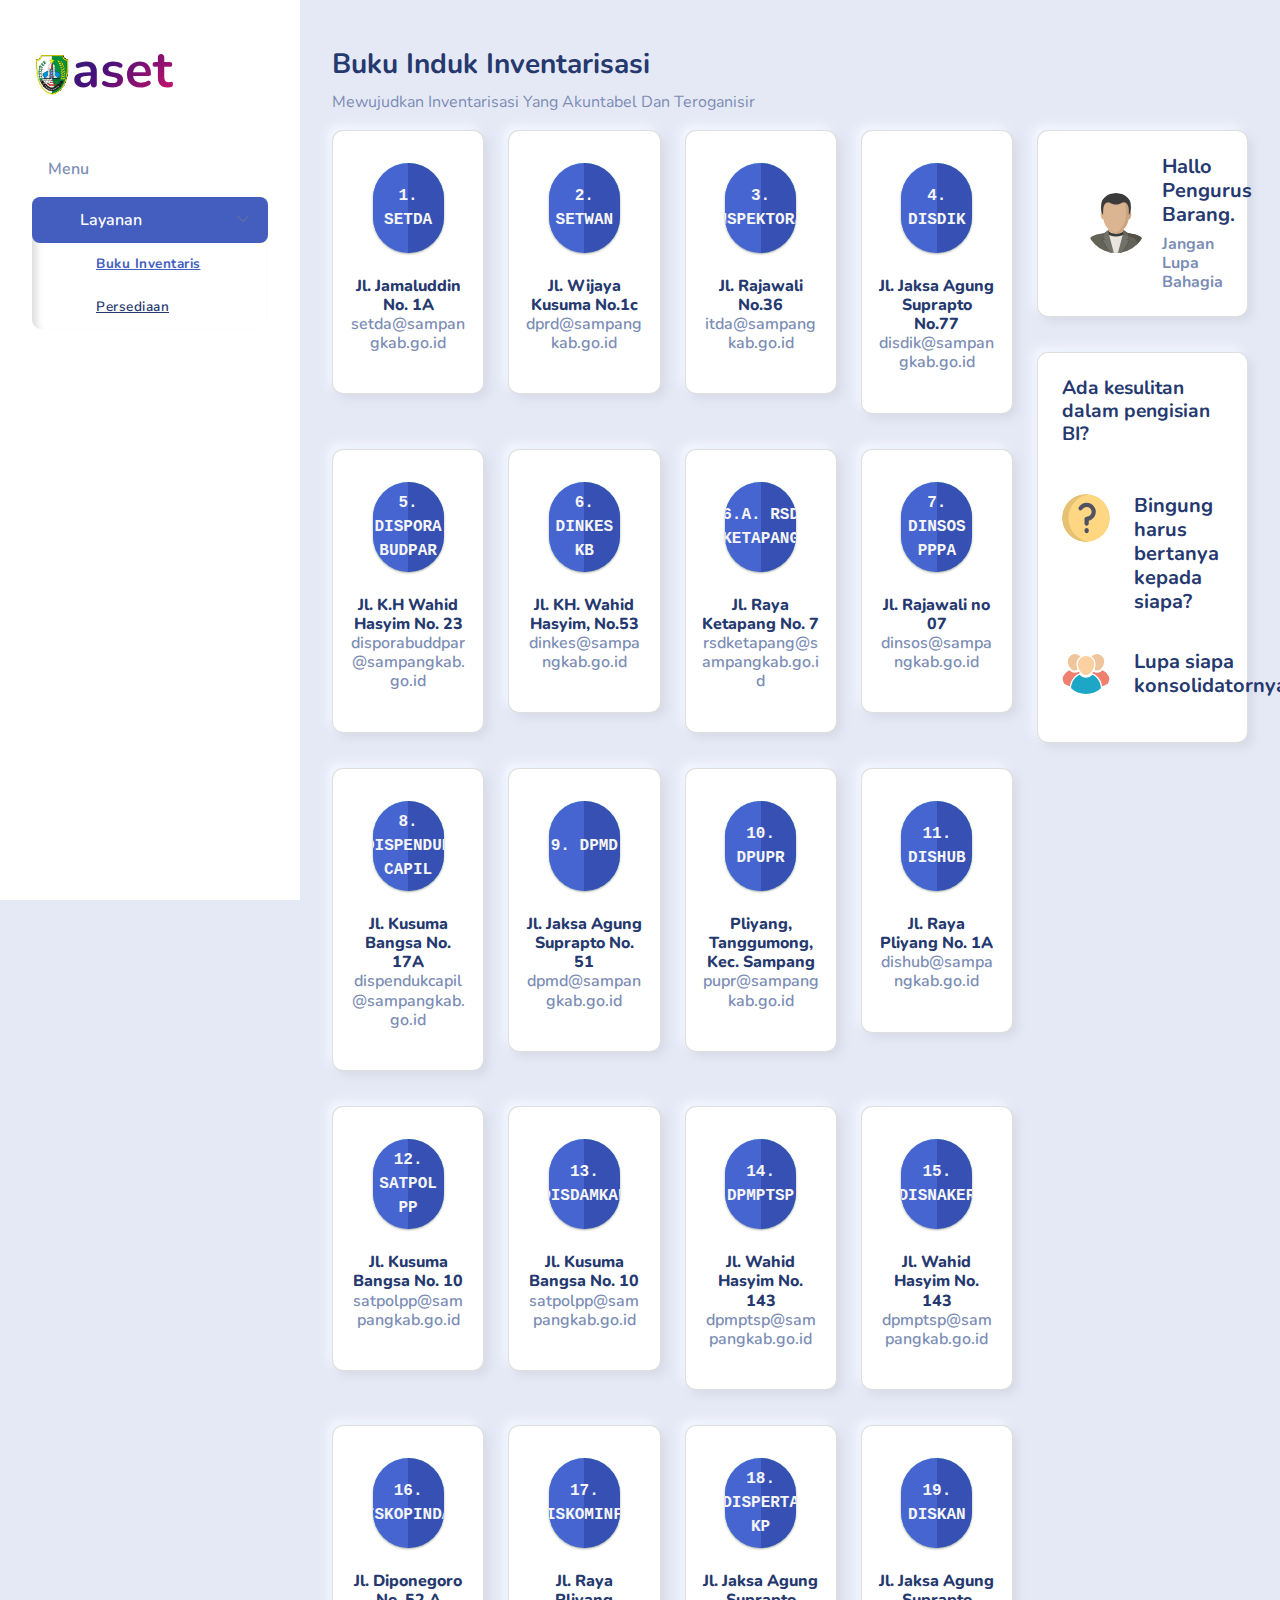
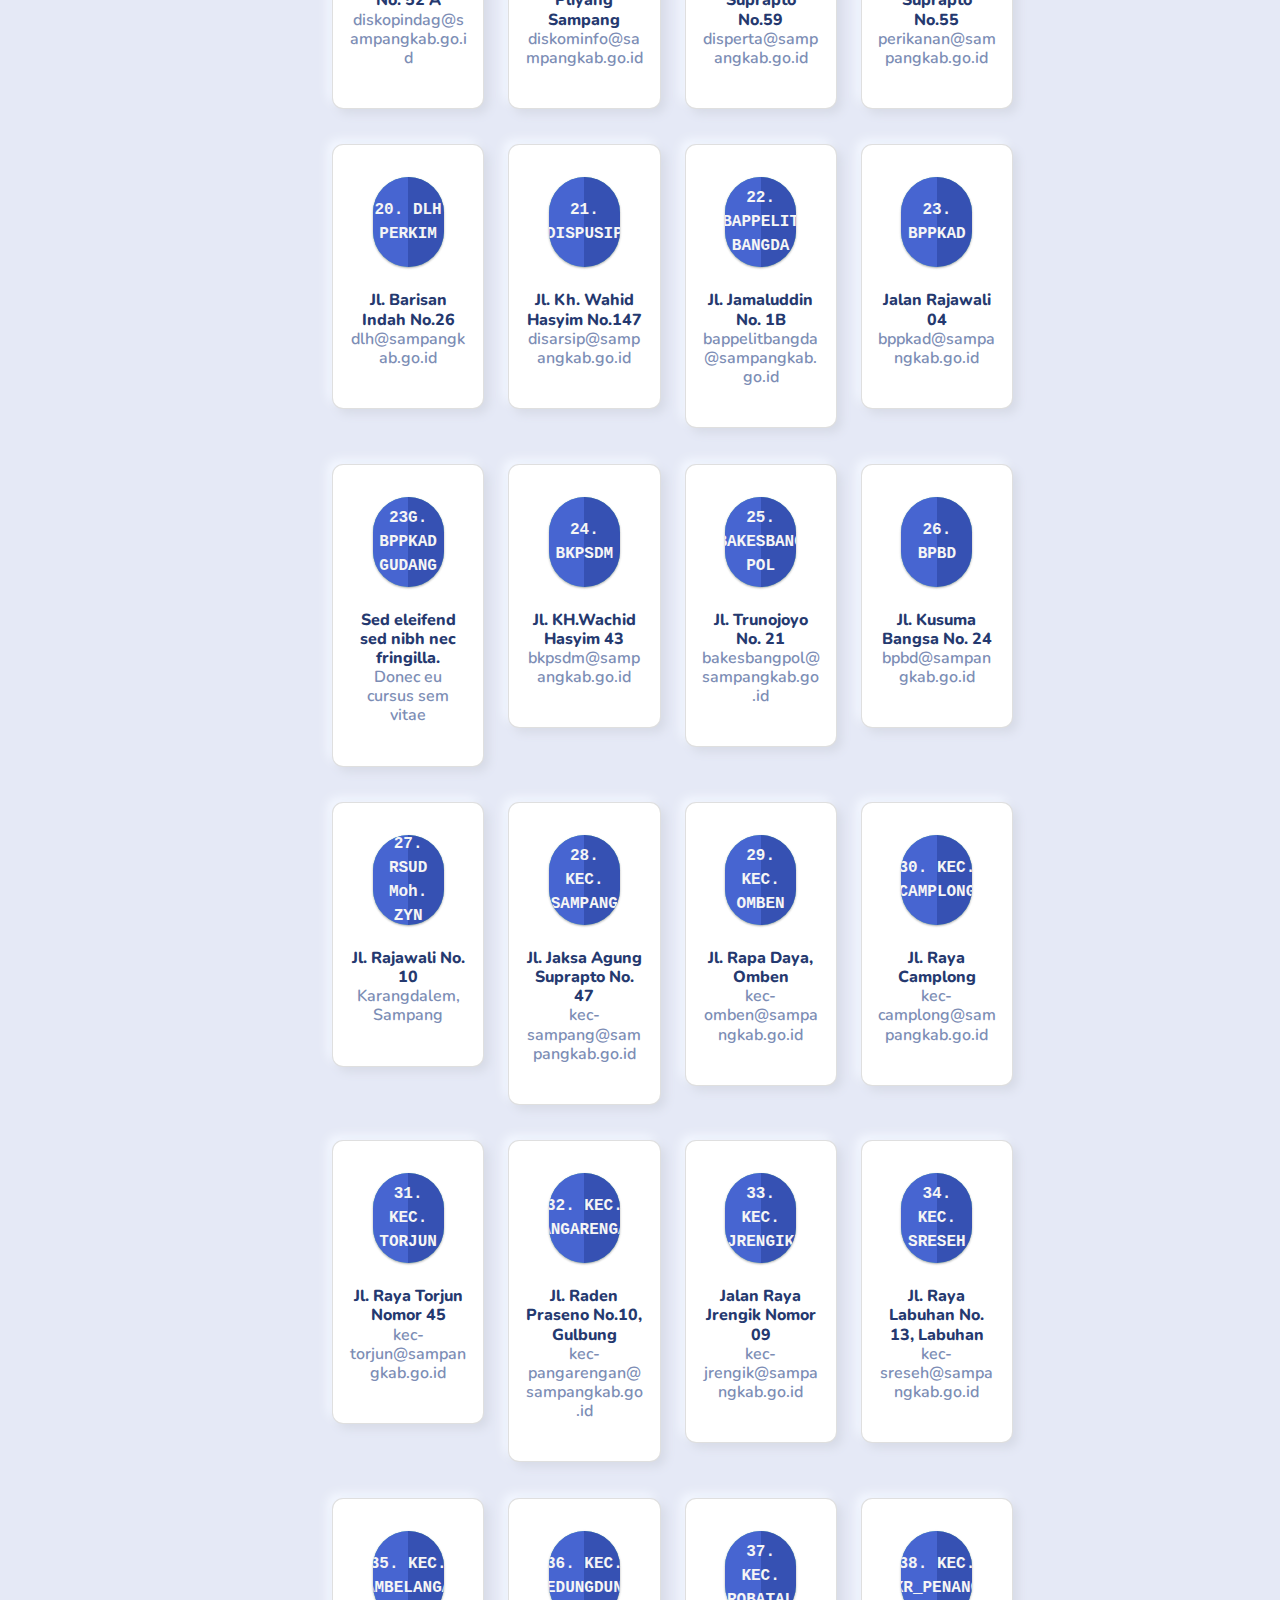
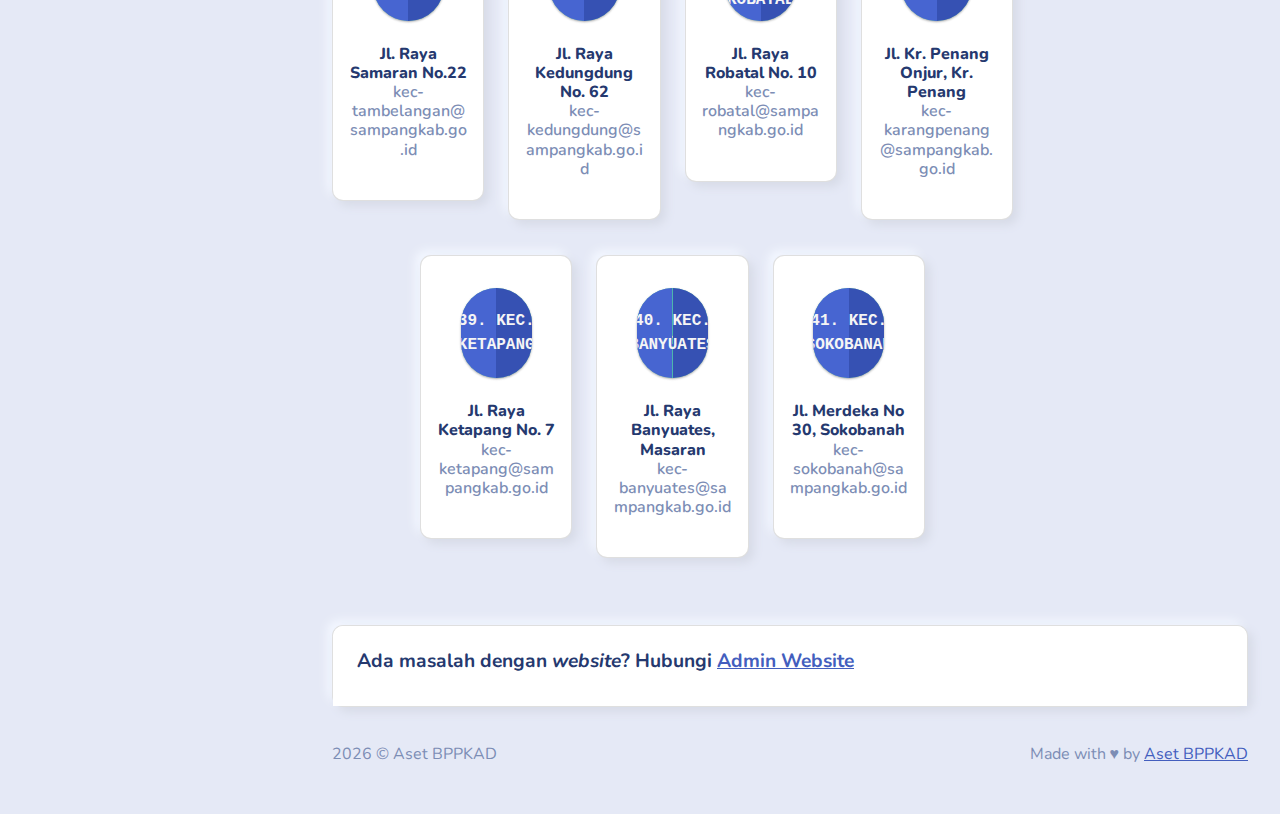
<file: index2.html>
<!DOCTYPE html>
<html lang="en">

<head>
    <meta charset="UTF-8">
    <meta name="viewport" content="width=device-width, initial-scale=1.0">
    <title>Inventaris - Aset BPPKAD</title>

    <link rel="preconnect" href="https://fonts.gstatic.com">
    <link href="https://fonts.googleapis.com/css2?family=Nunito:wght@300;400;600;700;800&display=swap" rel="stylesheet">
    <link rel="stylesheet" href="styles.css">

    <link rel="icon" type="image/x-icon" href="Trunojoyo.ico" />
</head>

<body>
    <div id="app">
        <!-- Slide Bar -->
        <div id="sidebar" class="active">
            <div class="sidebar-wrapper active">
                <div class="sidebar-header">
                    <div class="d-flex justify-content-between">
                        <div class="logo">
                            <a href="index.html" class="animate-charcter"><img src="Trunojoyo.ico" alt="Logo" height="200">aset</a>
                        </div>
                        <div class="toggler">
                            <a href="#" class="sidebar-hide d-xl-none d-block"><i class="bi bi-x bi-middle"></i></a>
                        </div>
                    </div>
                </div>
                <div class="sidebar-menu">
                    <ul class="menu">
                        <li class="sidebar-title text-muted">Menu</li>


                        <li class="sidebar-item active has-sub">
                            <a href="#" class='sidebar-link'>
                                <i class="bi bi-tools"></i>
                                <span>Layanan</span>
                            </a>
                            <ul class="submenu active">
                                <li class="submenu-item active">
                                    <a href="index.html">
                                        <i class="bi bi-file-earmark-medical-fill"></i>
                                        <span>Buku Inventaris</span>
                                    </a>
                                </li>
                                <li class="submenu-item ">
                                    <a href="stock.html">
                                        <i class="bi bi-inboxes-fill"></i>
                                        <sapn>Persediaan</sapn>
                                    </a>
                                </li>
                            </ul>
                        </li>




                    </ul>
                </div>
                <button class="sidebar-toggler btn x"><i data-feather="x"></i></button>
            </div>
        </div>
        <!-- /Slide Bar -->

        <div id="main">
            <header class="mb-3">
                <a href="#" class="burger-btn d-block d-xl-none">
                    <i class="bi bi-justify fs-3"></i>
                </a>
            </header>

            <div class="page-heading">
                <div class="page-title">
                    <div class="row">
                        <div class="col-12 col-md-6 order-md-1 order-last">
                            <h3>Buku Induk Inventarisasi</h3>
                            <p class="text-subtitle text-muted">Mewujudkan Inventarisasi Yang Akuntabel Dan Teroganisir</p>
                        </div>
                    </div>
                </div>

                <div class="page-content">
                    <section class="row">
                        <div class="col-12 col-lg-9">
                            <!-- Row 1 -->
                            <div class="row justify-content-center">
                                <!-- Column card -->
                                <div class="col-6 col-lg-3 col-md-6">
                                    <div class="card">
                                        <div class="card-body px-3 py-4-5">
                                            <div class="row justify-content-center">
                                                <div class="col-md-8">
                                                    <a href="https://tinyurl.com/naa5ppya" target="_blank">
                                                        <div class="hover">
                                                            <span class="text-center">1. SETDA</span>
                                                            <div class="social-link"><strong>1</strong></div>
                                                        </div>
                                                    </a>
                                                </div>
                                            </div>
                                            <div class="row text-center">
                                                <div class="col-md-12">
                                                    <br>
                                                    <h6 class="font-extrabold mb-0">Jl. Jamaluddin No. 1A</h6>
                                                    <h6 class="text-muted font-semibold">setda@sampangkab.go.id</h6>
                                                </div>
                                            </div>
                                        </div>
                                    </div>
                                </div>
                                <!-- /Column card -->
                                <!-- Column card -->
                                <div class="col-6 col-lg-3 col-md-6">
                                    <div class="card">
                                        <div class="card-body px-3 py-4-5">
                                            <div class="row justify-content-center">
                                                <div class="col-md-8">
                                                    <a href="https://tinyurl.com/87sk24rh" target="_blank">
                                                        <div class="hover">
                                                            <span class="text-center">2. SETWAN</span>
                                                            <div class="social-link"><strong>2</strong></div>
                                                        </div>
                                                    </a>
                                                </div>
                                            </div>
                                            <div class="row text-center">
                                                <div class="col-md-12">
                                                    <br>
                                                    <h6 class="font-extrabold mb-0">Jl. Wijaya Kusuma No.1c</h6>
                                                    <h6 class="text-muted font-semibold">dprd@sampangkab.go.id</h6>
                                                </div>
                                            </div>
                                        </div>
                                    </div>
                                </div>
                                <!-- /Column card -->
                                <!-- Column card -->
                                <div class="col-6 col-lg-3 col-md-6">
                                    <div class="card">
                                        <div class="card-body px-3 py-4-5">
                                            <div class="row justify-content-center">
                                                <div class="col-md-8">
                                                    <a href="https://tinyurl.com/ye3pnx9j" target="_blank">
                                                        <div class="hover">
                                                            <span class="text-center">3. INSPEKTORAT</span>
                                                            <div class="social-link"><strong>3</strong></div>
                                                        </div>
                                                    </a>
                                                </div>
                                            </div>
                                            <div class="row text-center">
                                                <div class="col-md-12">
                                                    <br>
                                                    <h6 class="font-extrabold mb-0">Jl. Rajawali No.36</h6>
                                                    <h6 class="text-muted font-semibold">itda@sampangkab.go.id</h6>
                                                </div>
                                            </div>
                                        </div>
                                    </div>
                                </div>
                                <!-- /Column card -->
                                <!-- Column card -->
                                <div class="col-6 col-lg-3 col-md-6">
                                    <div class="card">
                                        <div class="card-body px-3 py-4-5">
                                            <div class="row justify-content-center">
                                                <div class="col-md-8">
                                                    <!-- <a href="https://tinyurl.com/2fachne9" target="_blank">
                                                        <div class="hover">
                                                            <span class="text-center">4. DISDIK</span>
                                                            <div class="social-link"><strong>4</strong></div>
                                                        </div>
                                                    </a> -->
                                                    <a href="#" data-bs-toggle="modal" data-bs-target="#exampleModalScrollable">
                                                        <div class="hover">
                                                            <span class="text-center">4. DISDIK</span>
                                                            <div class="social-link"><strong>4</strong></i>
                                                            </div>
                                                        </div>
                                                    </a>
                                                </div>
                                            </div>
                                            <!--scrolling content Modal -->
                                            <div class="modal fade" id="exampleModalScrollable" tabindex="-1" role="dialog" aria-labelledby="exampleModalScrollableTitle" aria-hidden="true">
                                                <div class="modal-dialog modal-dialog-scrollable" role="document">
                                                    <div class="modal-content">
                                                        <div class="modal-header">
                                                            <h5 class="modal-title" id="exampleModalScrollableTitle">
                                                                <img src="assets/images/logo/Sampang.png" alt="" width="25"> Dinas Pendidikan Kab. Sampang
                                                            </h5>
                                                            <button type="button" class="close" data-bs-dismiss="modal" aria-label="Close">
                                                            <i data-feather="x"></i>
                                                        </button>
                                                        </div>
                                                        <div class="modal-body">
                                                            <div class="form-body">
                                                                <div class="row mb-1 text-center text-white">
                                                                    <span>Buku Inventaris</span>
                                                                </div>
                                                                <div class="row" style="justify-content: center; display: flex; padding-bottom: 15px;">
                                                                    <div class="col-md-7">
                                                                        <a href="https://tinyurl.com/3h6nye65" target="_blank" class="btn btn-primary">
                                                                            <i class="bi bi-house-door"></i> Dinas Pendidikan
                                                                        </a>
                                                                    </div>
                                                                </div>
                                                                <div class="row">
                                                                    <div class="col-md-6">
                                                                        <ul class="nav justify-content-center">
                                                                            <li class="nav-item">
                                                                                <!-- Korbid -->
                                                                                <div class="dropdownhover" align="center">
                                                                                    <button class="dropbtn"><i class="bi bi-trophy"></i> -- pilih KORBID --</button>
                                                                                    <div class="dropdownhover-content" align="start">
                                                                                        <a href="http://tinyurl.com/56bd2fbs" target="_blank">1. KORBID DIKCAM SAMPANG</a>
                                                                                        <a href="http://tinyurl.com/48h5yybt" target="_blank">2. KORBID DIKCAM CAMPLONG</a>
                                                                                        <a href="http://tinyurl.com/mrhauzna" target="_blank">3. KORBID DIKCAM PANGARENGAN</a>
                                                                                        <a href="http://tinyurl.com/3t9njkcy" target="_blank">4. KORBID DIKCAM TORJUN</a>
                                                                                        <a href="http://tinyurl.com/24my24aw" target="_blank">5. KORBID DIKCAM JRENGIK</a>
                                                                                        <a href="http://tinyurl.com/34v4pjj7" target="_blank">6. KORBID DIKCAM SRESEH</a>
                                                                                        <a href="http://tinyurl.com/4m9h5vbk" target="_blank">7. KORBID DIKCAM ROBATAL</a>
                                                                                        <a href="http://tinyurl.com/yfc5hnpc" target="_blank">8. KORBID DIKCAM KEDUNGDUNG</a>
                                                                                        <a href="http://tinyurl.com/29msvbwz" target="_blank">9. KORBID DIKCAM KETAPANG</a>
                                                                                        <a href="http://tinyurl.com/yt8c38m5" target="_blank">10. KORBID DIKCAM BANYUATES</a>
                                                                                        <a href="http://tinyurl.com/5y2scdtv" target="_blank">11. KORBID DIKCAM SOKOBANAH</a>
                                                                                        <a href="http://tinyurl.com/562zukpr" target="_blank">12. KORBID DIKCAM TAMBELANGAN</a>
                                                                                        <a href="http://tinyurl.com/bdhzprdw" target="_blank">13. KORBID DIKCAM OMBEN</a>
                                                                                        <a href="http://tinyurl.com/yc449f8e" target="_blank">14. KORBID DIKCAM KR. PENANG</a>
                                                                                    </div>
                                                                                </div>
                                                                                <!-- /korbid -->
                                                                            </li>
                                                                        </ul>
                                                                    </div>
                                                                    <div class="col-md-6">
                                                                        <ul class="nav justify-content-center">
                                                                            <li class="nav-item">
                                                                                <!-- SMP -->
                                                                                <div class="dropdownhover" align="center">
                                                                                    <button class="dropbtn bg-info"><i class="bi bi-trophy"></i> -- pilih SMP --</button>
                                                                                    <div class="dropdownhover-content" align="start">
                                                                                        <a href="https://tinyurl.com/56yc5ta7" target="_blank">1. SMPN 1 BANYUATES</a>
                                                                                        <a href="https://tinyurl.com/bdf5pndr" target="_blank">2. SMPN 2 BANYUATES</a>
                                                                                        <a href="https://tinyurl.com/yc2uas42" target="_blank">3. SMPN 3 BANYUATES</a>
                                                                                        <a href="https://tinyurl.com/2p8s9yu9" target="_blank">4. SMPN 4 BANYUATES</a>
                                                                                        <a href="https://tinyurl.com/nnbp23s7" target="_blank">5. SMPN 1 CAMPLONG</a>
                                                                                        <a href="https://tinyurl.com/5n7yzuy4" target="_blank">6. SMPN 2 CAMPLONG</a>
                                                                                        <a href="https://tinyurl.com/ysvzu4be" target="_blank">7. SMPN 3 CAMPLONG</a>
                                                                                        <a href="https://tinyurl.com/a6py4x7v" target="_blank">8. SMPN 4 CAMPLONG</a>
                                                                                        <a href="https://tinyurl.com/3pn3ba9h" target="_blank">9. SMPN 5 CAMPLONG</a>
                                                                                        <a href="https://tinyurl.com/5598mkdu" target="_blank">10. SMPN 1 JRENGIK</a>
                                                                                        <a href="https://tinyurl.com/mvxvpddt" target="_blank">11. SMPN 2 JRENGIK</a>
                                                                                        <a href="https://tinyurl.com/98nzpmyk" target="_blank">12. SMPN 3 JRENGIK</a>
                                                                                        <a href="https://tinyurl.com/h4ujhspp" target="_blank">13. SMPN 4 JRENGIK</a>
                                                                                        <a href="https://tinyurl.com/233wn2t7" target="_blank">14. SMPN 1 KARANGPENANG</a>
                                                                                        <a href="https://tinyurl.com/2j5e73cs" target="_blank">15. SMPN 2 KARANGPENANG</a>
                                                                                        <a href="https://tinyurl.com/2t5hpkux" target="_blank">16. SMPN 1 KEDUNGDUNG</a>
                                                                                        <a href="https://tinyurl.com/35wjnn5z" target="_blank">17. SMPN 2 KEDUNGDUNG</a>
                                                                                        <a href="https://tinyurl.com/3vbebmau" target="_blank">18. SMPN 3 KEDUNGDUNG</a>
                                                                                        <a href="https://tinyurl.com/w3879mc6" target="_blank">19. SMPN 4 KEDUNGDUNG</a>
                                                                                        <a href="https://tinyurl.com/2p867cjv" target="_blank">20. SMPN 1 KETAPANG</a>
                                                                                        <a href="https://tinyurl.com/y3fv7h4y" target="_blank">21. SMPN 2 KETAPANG</a>
                                                                                        <a href="https://tinyurl.com/f6jwhmhn" target="_blank">22. SMPN 3 KETAPANG</a>
                                                                                        <a href="https://tinyurl.com/4fkfj7w5" target="_blank">23. SMPN 4 KETAPANG</a>
                                                                                        <a href="https://tinyurl.com/yck2b2vs" target="_blank">24. SMPN 1 OMBEN</a>
                                                                                        <a href="https://tinyurl.com/49sdxcde" target="_blank">25. SMPN 2 OMBEN</a>
                                                                                        <a href="https://tinyurl.com/mtt4ufmc" target="_blank">26. SMPN 3 OMBEN</a>
                                                                                        <a href="https://tinyurl.com/24b4b6we" target="_blank">27. SMPN 4 OMBEN</a>
                                                                                        <a href="https://tinyurl.com/yckv9vcy" target="_blank">28. SMPN 1 PANGARENGAN</a>
                                                                                        <a href="https://tinyurl.com/mr3vkbby" target="_blank">29. SMPN 2 PANGARENGAN</a>
                                                                                        <a href="https://tinyurl.com/3cesbk25" target="_blank">30. SMPN 3 PANGARENGAN</a>
                                                                                        <a href="https://tinyurl.com/mpkbsp4m" target="_blank">31. SMPN 1 ROBATAL</a>
                                                                                        <a href="https://tinyurl.com/pdjndn5v" target="_blank">32. SMPN 2 ROBATAL</a>
                                                                                        <a href="https://tinyurl.com/mr59rvfh" target="_blank">33. SMPN 3 ROBATAL</a>
                                                                                        <a href="https://tinyurl.com/4hr6uemj" target="_blank">34. SMPN 1 SAMPANG</a>
                                                                                        <a href="https://tinyurl.com/4b85pjhb" target="_blank">35. SMPN 2 SAMPANG</a>
                                                                                        <a href="https://tinyurl.com/4sa55udj" target="_blank">36. SMPN 3 SAMPANG</a>
                                                                                        <a href="https://tinyurl.com/47pbspss" target="_blank">37. SMPN 4 SAMPANG</a>
                                                                                        <a href="https://tinyurl.com/e7284kbh" target="_blank">38. SMPN 5 SAMPANG</a>
                                                                                        <a href="https://tinyurl.com/4mm95fem" target="_blank">39. SMPN 6 SAMPANG</a>
                                                                                        <a href="https://tinyurl.com/52z36nus" target="_blank">40. SMPN 7 SAMPANG</a>
                                                                                        <a href="https://tinyurl.com/xzp4etdr" target="_blank">41. SMPN 8 SAMPANG</a>
                                                                                        <a href="https://tinyurl.com/ynky33bt" target="_blank">42. SMPN 9 SAMPANG</a>
                                                                                        <a href="https://tinyurl.com/yrrsvjwm" target="_blank">43. SMPN 1 SOKOBANAH</a>
                                                                                        <a href="https://tinyurl.com/yc4u8s8v" target="_blank">44. SMPN 2 SOKOBANAH</a>
                                                                                        <a href="https://tinyurl.com/2p8s4dyc" target="_blank">45. SMPN 1 SRESEH</a>
                                                                                        <a href="https://tinyurl.com/4pkhjkh5" target="_blank">46. SMPN 2 SRESEH</a>
                                                                                        <a href="https://tinyurl.com/dm64xafa" target="_blank">47. SMPN 1 TAMBELANGAN</a>
                                                                                        <a href="https://tinyurl.com/3cztmjvd" target="_blank">48. SMPN 2 TAMBELANGAN</a>
                                                                                        <a href="https://tinyurl.com/y2cbb8pa" target="_blank">49. SMPN 3 TAMBELANGAN</a>
                                                                                        <a href="https://tinyurl.com/599k6nan" target="_blank">50. SMPN 1 TORJUN</a>
                                                                                        <a href="https://tinyurl.com/bdz8hesh" target="_blank">51. SMPN 2 TORJUN</a>
                                                                                        <a href="https://tinyurl.com/48v8uzt7" target="_blank">52. SMPN 3 TORJUN</a>
                                                                                        <a href="https://tinyurl.com/yv2wa5na" target="_blank">53. SMPN 4 TORJUN</a>
                                                                                    </div>
                                                                                </div>
                                                                                <!-- /SMP -->
                                                                            </li>
                                                                        </ul>
                                                                    </div>
                                                                </div>
                                                            </div>
                                                        </div>
                                                        <div class="modal-footer">
                                                            <button type="button" class="btn btn-light-danger" data-bs-dismiss="modal">
                                                                <i class="bx bx-x d-block d-sm-none"></i>
                                                                <span class="d-none d-sm-block"><i class="bi bi-x-circle"></i> Close</span>
                                                            </button>
                                                        </div>
                                                    </div>
                                                </div>
                                            </div>
                                            <!-- /scrolling content Modal -->
                                            <div class="row text-center">
                                                <div class="col-md-12">
                                                    <br>
                                                    <h6 class="font-extrabold mb-0">Jl. Jaksa Agung Suprapto No.77</h6>
                                                    <h6 class="text-muted font-semibold">disdik@sampangkab.go.id</h6>
                                                </div>
                                            </div>
                                        </div>
                                    </div>
                                </div>
                                <!-- /Column card -->
                                <!-- Column card -->
                                <div class="col-6 col-lg-3 col-md-6">
                                    <div class="card">
                                        <div class="card-body px-3 py-4-5">
                                            <div class="row justify-content-center">
                                                <div class="col-md-8">
                                                    <a href="https://tinyurl.com/2p8mp7z7" target="_blank">
                                                        <div class="hover">
                                                            <span class="text-center">5. DISPORA BUDPAR</span>
                                                            <div class="social-link"><strong>5</strong></div>
                                                        </div>
                                                    </a>
                                                </div>
                                            </div>
                                            <div class="row text-center">
                                                <div class="col-md-12">
                                                    <br>
                                                    <h6 class="font-extrabold mb-0">Jl. K.H Wahid Hasyim No. 23</h6>
                                                    <h6 class="text-muted font-semibold">disporabuddpar@sampangkab.go.id</h6>
                                                </div>
                                            </div>
                                        </div>
                                    </div>
                                </div>
                                <!-- /Column card -->
                                <!-- Column card -->
                                <div class="col-6 col-lg-3 col-md-6">
                                    <div class="card">
                                        <div class="card-body px-3 py-4-5">
                                            <div class="row justify-content-center">
                                                <div class="col-md-8">
                                                    <!-- <a href="https://tinyurl.com/yckzseh3" target="_blank">
                                                        <div class="hover">
                                                            <span class="text-center">6. DINKES KB</span>
                                                            <div class="social-link"><strong>6</strong></div>
                                                        </div>
                                                    </a> -->
                                                    <a href="#" data-bs-toggle="modal" data-bs-target="#exampleModalScrollable2">
                                                        <div class="hover">
                                                            <span class="text-center">6. DINKES KB</span>
                                                            <div class="social-link"><strong>6</strong></i>
                                                            </div>
                                                        </div>
                                                    </a>
                                                </div>
                                            </div>
                                            <!--scrolling content Modal -->
                                            <div class="modal fade" id="exampleModalScrollable2" tabindex="-1" role="dialog" aria-labelledby="exampleModalScrollableTitle" aria-hidden="true">
                                                <div class="modal-dialog modal-dialog-scrollable" role="document">
                                                    <div class="modal-content">
                                                        <div class="modal-header">
                                                            <h5 class="modal-title" id="exampleModalScrollableTitle">
                                                                <img src="assets/images/logo/Sampang.png" alt="" width="25"> Dinas Kesehatan dan KB Kab. Sampang
                                                            </h5>
                                                            <button type="button" class="close" data-bs-dismiss="modal" aria-label="Close">
                                                            <i data-feather="x"></i>
                                                        </button>
                                                        </div>
                                                        <div class="modal-body">
                                                            <div class="form-body">
                                                                <div class="row mb-1 text-center text-white">
                                                                    <span>Buku Inventaris</span>
                                                                </div>
                                                                <div class="row" style="display: flex; justify-content: center; padding-bottom: 15px;">
                                                                    <div class="col-md-7">
                                                                        <!-- <div class="button"> -->
                                                                        <a href="https://tinyurl.com/yckzseh3" target="_blank" class="btn btn-primary">
                                                                            <i class="bi bi-house-door"></i> Dinas Kesehatan dan KB
                                                                        </a>
                                                                        <!-- </div> -->

                                                                        <br>
                                                                    </div>
                                                                </div>
                                                                <div class="row" style="display: flex; justify-content: center;">
                                                                    <div class="col-md-5">
                                                                        <ul class="nav justify-content-center">
                                                                            <li class="nav-item">
                                                                                <!-- Korbid -->
                                                                                <div class="dropdownhover" align="center">
                                                                                    <button class="dropbtn">
                                                                                        <i class="bi bi-trophy"></i> -- pilih UPTD --
                                                                                    </button>
                                                                                    <div class="dropdownhover-content" align="start">
                                                                                        <a href="https://tinyurl.com/bd84jxa2" target="_blank">1. PKM Sreseh</a>
                                                                                        <a href=https://tinyurl.com/yc8n3fyb target="_blank">2. PKM Torjun</a>
                                                                                        <a href=https://tinyurl.com/y64w38ep target="_blank">3. PKM Pangarengan</a>
                                                                                        <a href=https://tinyurl.com/4jfudawf target="_blank">4. PKM Kamoning</a>
                                                                                        <a href=https://tinyurl.com/nhjncsuw target="_blank">5. PKM Banyuanyar</a>
                                                                                        <a href=https://tinyurl.com/3tmhjj4t target="_blank">6. PKM Camplong</a>
                                                                                        <a href=https://tinyurl.com/2wajuh92 target="_blank">7. PKM Tanjung</a>
                                                                                        <a href=https://tinyurl.com/3dnzrybh target="_blank">8. PKM Omben</a>
                                                                                        <a href=https://tinyurl.com/29kkzpfa target="_blank">9. PKM Jrengoan</a>
                                                                                        <a href=https://tinyurl.com/4m53pdjh target="_blank">10. PKM Kedungdung</a>
                                                                                        <a href=https://tinyurl.com/a3r9493k target="_blank">11. PKM Banjar</a>
                                                                                        <a href=https://tinyurl.com/2mzwkuxf target="_blank">12. PKM Jrengik</a>
                                                                                        <a href=https://tinyurl.com/2p9a9mxj target="_blank">13. PKM Tambelangan</a>
                                                                                        <a href=https://tinyurl.com/mr3npxzp target="_blank">14. PKM Banyuates</a>
                                                                                        <a href=https://tinyurl.com/bded8ftp target="_blank">15. PKM Bringkoning</a>
                                                                                        <a href=https://tinyurl.com/z8znd8a6 target="_blank">16. PKM Robatal</a>
                                                                                        <a href=https://tinyurl.com/2p9zrmvy target="_blank">17. PKM Karang Penang</a>
                                                                                        <a href=https://tinyurl.com/37fr6b9u target="_blank">18. PKM Ketapang</a>
                                                                                        <a href=https://tinyurl.com/fdjtv9k5 target="_blank">19. PKM Bunten Barat</a>
                                                                                        <a href=https://tinyurl.com/ys947css target="_blank">20. PKM Batulenger</a>
                                                                                        <a href=https://tinyurl.com/2p8rcdp7 target="_blank">21. PKM Tamberu Barat</a>
                                                                                        <a href=https://tinyurl.com/mr3rbbnp target="_blank">22. PKM Mandangin</a>
                                                                                    </div>
                                                                                </div>
                                                                                <!-- /korbid -->
                                                                            </li>
                                                                        </ul>
                                                                    </div>
                                                                </div>
                                                            </div>
                                                        </div>
                                                        <div class="modal-footer">
                                                            <button type="button" class="btn btn-light-danger" data-bs-dismiss="modal">
                                                                <i class="bx bx-x d-block d-sm-none"></i>
                                                                <span class="d-none d-sm-block"><i class="bi bi-x-circle"></i> Close</span>
                                                            </button>
                                                        </div>
                                                    </div>
                                                </div>
                                            </div>
                                            <!-- /scrolling content Modal -->
                                            <div class="row text-center">
                                                <div class="col-md-12">
                                                    <br>
                                                    <h6 class="font-extrabold mb-0">Jl. KH. Wahid Hasyim, No.53</h6>
                                                    <h6 class="text-muted font-semibold">dinkes@sampangkab.go.id</h6>
                                                </div>
                                            </div>
                                        </div>
                                    </div>
                                </div>
                                <!-- /Column card -->
                                <!-- Column card -->
                                <div class="col-6 col-lg-3 col-md-6">
                                    <div class="card">
                                        <div class="card-body px-3 py-4-5">
                                            <div class="row justify-content-center">
                                                <div class="col-md-8">
                                                    <a href="https://tinyurl.com/2p84t5vh" target="_blank">
                                                        <div class="hover">
                                                            <span class="text-center">6.A. RSD KETAPANG</span>
                                                            <div class="social-link"><strong>6.A</strong></div>
                                                        </div>
                                                    </a>
                                                </div>
                                            </div>
                                            <div class="row text-center">
                                                <div class="col-md-12">
                                                    <br>
                                                    <h6 class="font-extrabold mb-0">Jl. Raya Ketapang No. 7</h6>
                                                    <h6 class="text-muted font-semibold">rsdketapang@sampangkab.go.id</h6>
                                                </div>
                                            </div>
                                        </div>
                                    </div>
                                </div>
                                <!-- /Column card -->
                                <!-- Column card -->
                                <div class="col-6 col-lg-3 col-md-6">
                                    <div class="card">
                                        <div class="card-body px-3 py-4-5">
                                            <div class="row justify-content-center">
                                                <div class="col-md-8">
                                                    <a href="https://tinyurl.com/2w6hcuw2" target="_blank">
                                                        <div class="hover">
                                                            <span class="text-center">7. DINSOS PPPA</span>
                                                            <div class="social-link"><strong>7</strong></div>
                                                        </div>
                                                    </a>
                                                </div>
                                            </div>
                                            <div class="row text-center">
                                                <div class="col-md-12">
                                                    <br>
                                                    <h6 class="font-extrabold mb-0">Jl. Rajawali no 07</h6>
                                                    <h6 class="text-muted font-semibold">dinsos@sampangkab.go.id</h6>
                                                </div>
                                            </div>
                                        </div>
                                    </div>
                                </div>
                                <!-- /Column card -->
                                <!-- Column card -->
                                <div class="col-6 col-lg-3 col-md-6">
                                    <div class="card">
                                        <div class="card-body px-3 py-4-5">
                                            <div class="row justify-content-center">
                                                <div class="col-md-8">
                                                    <a href="https://tinyurl.com/4afr7ymp" target="_blank">
                                                        <div class="hover">
                                                            <span class="text-center">8. DISPENDUK CAPIL</span>
                                                            <div class="social-link"><strong>8</strong></div>
                                                        </div>
                                                    </a>
                                                </div>
                                            </div>
                                            <div class="row text-center">
                                                <div class="col-md-12">
                                                    <br>
                                                    <h6 class="font-extrabold mb-0">Jl. Kusuma Bangsa No. 17A</h6>
                                                    <h6 class="text-muted font-semibold">dispendukcapil@sampangkab.go.id</h6>
                                                </div>
                                            </div>
                                        </div>
                                    </div>
                                </div>
                                <!-- /Column card -->
                                <!-- Column card -->
                                <div class="col-6 col-lg-3 col-md-6">
                                    <div class="card">
                                        <div class="card-body px-3 py-4-5">
                                            <div class="row justify-content-center">
                                                <div class="col-md-8">
                                                    <a href="https://tinyurl.com/mrx9m7rc" target="_blank">
                                                        <div class="hover">
                                                            <span class="text-center">9. DPMD</span>
                                                            <div class="social-link"><strong>9</strong></div>
                                                        </div>
                                                    </a>
                                                </div>
                                            </div>
                                            <div class="row text-center">
                                                <div class="col-md-12">
                                                    <br>
                                                    <h6 class="font-extrabold mb-0">Jl. Jaksa Agung Suprapto No. 51</h6>
                                                    <h6 class="text-muted font-semibold">dpmd@sampangkab.go.id</h6>
                                                </div>
                                            </div>
                                        </div>
                                    </div>
                                </div>
                                <!-- /Column card -->
                                <!-- Column card -->
                                <div class="col-6 col-lg-3 col-md-6">
                                    <div class="card">
                                        <div class="card-body px-3 py-4-5">
                                            <div class="row justify-content-center">
                                                <div class="col-md-8">
                                                    <a href="https://tinyurl.com/4cdn6zuw" target="_blank">
                                                        <div class="hover">
                                                            <span class="text-center">10. DPUPR</span>
                                                            <div class="social-link"><strong>10</strong></div>
                                                        </div>
                                                    </a>
                                                </div>
                                            </div>
                                            <div class="row text-center">
                                                <div class="col-md-12">
                                                    <br>
                                                    <h6 class="font-extrabold mb-0">Pliyang, Tanggumong, Kec. Sampang</h6>
                                                    <h6 class="text-muted font-semibold">pupr@sampangkab.go.id</h6>
                                                </div>
                                            </div>
                                        </div>
                                    </div>
                                </div>
                                <!-- /Column card -->

                                <!-- Column card -->
                                <div class="col-6 col-lg-3 col-md-6">
                                    <div class="card">
                                        <div class="card-body px-3 py-4-5">
                                            <div class="row justify-content-center">
                                                <div class="col-md-8">
                                                    <a href="https://tinyurl.com/yu8wdv4v" target="_blank">
                                                        <div class="hover">
                                                            <span class="text-center">11. DISHUB</span>
                                                            <div class="social-link"><strong>11</strong></div>
                                                        </div>
                                                    </a>
                                                </div>
                                            </div>
                                            <div class="row text-center">
                                                <div class="col-md-12">
                                                    <br>
                                                    <h6 class="font-extrabold mb-0">Jl. Raya Pliyang No. 1A</h6>
                                                    <h6 class="text-muted font-semibold">dishub@sampangkab.go.id</h6>
                                                </div>
                                            </div>
                                        </div>
                                    </div>
                                </div>
                                <!-- /Column card -->
                                <!-- Column card -->
                                <div class="col-6 col-lg-3 col-md-6">
                                    <div class="card">
                                        <div class="card-body px-3 py-4-5">
                                            <div class="row justify-content-center">
                                                <div class="col-md-8">
                                                    <a href="https://tinyurl.com/2z4a6k6e" target="_blank">
                                                        <div class="hover">
                                                            <span class="text-center">12. SATPOL PP</span>
                                                            <div class="social-link"><strong>12</strong></div>
                                                        </div>
                                                    </a>
                                                </div>
                                            </div>
                                            <div class="row text-center">
                                                <div class="col-md-12">
                                                    <br>
                                                    <h6 class="font-extrabold mb-0">Jl. Kusuma Bangsa No. 10</h6>
                                                    <h6 class="text-muted font-semibold">satpolpp@sampangkab.go.id</h6>
                                                </div>
                                            </div>
                                        </div>
                                    </div>
                                </div>
                                <!-- /Column card -->
                                <!-- Column card -->
                                <div class="col-6 col-lg-3 col-md-6">
                                    <div class="card">
                                        <div class="card-body px-3 py-4-5">
                                            <div class="row justify-content-center">
                                                <div class="col-md-8">
                                                    <a href="https://jstrieb.github.io/link-lock/#[base64]" target="_blank">
                                                        <div class="hover">
                                                            <span class="text-center">13. DISDAMKAR</span>
                                                            <div class="social-link"><strong>13</strong></div>
                                                        </div>
                                                    </a>
                                                </div>
                                            </div>
                                            <div class="row text-center">
                                                <div class="col-md-12">
                                                    <br>
                                                    <h6 class="font-extrabold mb-0">Jl. Kusuma Bangsa No. 10</h6>
                                                    <h6 class="text-muted font-semibold">satpolpp@sampangkab.go.id</h6>
                                                </div>
                                            </div>
                                        </div>
                                    </div>
                                </div>
                                <!-- /Column card -->
                                <!-- Column card -->
                                <div class="col-6 col-lg-3 col-md-6">
                                    <div class="card">
                                        <div class="card-body px-3 py-4-5">
                                            <div class="row justify-content-center">
                                                <div class="col-md-8">
                                                    <a href="https://tinyurl.com/yc2my398" target="_blank">
                                                        <div class="hover">
                                                            <span class="text-center">14. DPMPTSP</span>
                                                            <div class="social-link"><strong>14</strong></div>
                                                        </div>
                                                    </a>
                                                </div>
                                            </div>
                                            <div class="row text-center">
                                                <div class="col-md-12">
                                                    <br>
                                                    <h6 class="font-extrabold mb-0">Jl. Wahid Hasyim No. 143</h6>
                                                    <h6 class="text-muted font-semibold">dpmptsp@sampangkab.go.id</h6>
                                                </div>
                                            </div>
                                        </div>
                                    </div>
                                </div>
                                <!-- /Column card -->
                                <!-- Column card -->
                                <div class="col-6 col-lg-3 col-md-6">
                                    <div class="card">
                                        <div class="card-body px-3 py-4-5">
                                            <div class="row justify-content-center">
                                                <div class="col-md-8">
                                                    <a href="https://tinyurl.com/58jwr8ww" target="_blank">
                                                        <div class="hover">
                                                            <span class="text-center">15. DISNAKER</span>
                                                            <div class="social-link"><strong>15</strong></div>
                                                        </div>
                                                    </a>
                                                </div>
                                            </div>
                                            <div class="row text-center">
                                                <div class="col-md-12">
                                                    <br>
                                                    <h6 class="font-extrabold mb-0">Jl. Wahid Hasyim No. 143</h6>
                                                    <h6 class="text-muted font-semibold">dpmptsp@sampangkab.go.id</h6>
                                                </div>
                                            </div>
                                        </div>
                                    </div>
                                </div>
                                <!-- /Column card -->
                                <!-- Column card -->
                                <div class="col-6 col-lg-3 col-md-6">
                                    <div class="card">
                                        <div class="card-body px-3 py-4-5">
                                            <div class="row justify-content-center">
                                                <div class="col-md-8">
                                                    <a href="https://tinyurl.com/mpmj8tcr" target="_blank">
                                                        <div class="hover">
                                                            <span class="text-center">16. DISKOPINDAG</span>
                                                            <div class="social-link"><strong>16</strong></div>
                                                        </div>
                                                    </a>
                                                </div>
                                            </div>
                                            <div class="row text-center">
                                                <div class="col-md-12">
                                                    <br>
                                                    <h6 class="font-extrabold mb-0">Jl. Diponegoro No. 52 A</h6>
                                                    <h6 class="text-muted font-semibold">diskopindag@sampangkab.go.id</h6>
                                                </div>
                                            </div>
                                        </div>
                                    </div>
                                </div>
                                <!-- /Column card -->
                                <!-- Column card -->
                                <div class="col-6 col-lg-3 col-md-6">
                                    <div class="card">
                                        <div class="card-body px-3 py-4-5">
                                            <div class="row justify-content-center">
                                                <div class="col-md-8">
                                                    <a href="https://tinyurl.com/2szp222c" target="_blank">
                                                        <div class="hover">
                                                            <span class="text-center">17. DISKOMINFO</span>
                                                            <div class="social-link"><strong>17</strong></div>
                                                        </div>
                                                    </a>
                                                </div>
                                            </div>
                                            <div class="row text-center">
                                                <div class="col-md-12">
                                                    <br>
                                                    <h6 class="font-extrabold mb-0">Jl. Raya Pliyang Sampang</h6>
                                                    <h6 class="text-muted font-semibold">diskominfo@sampangkab.go.id</h6>
                                                </div>
                                            </div>
                                        </div>
                                    </div>
                                </div>
                                <!-- /Column card -->
                                <!-- Column card -->
                                <div class="col-6 col-lg-3 col-md-6">
                                    <div class="card">
                                        <div class="card-body px-3 py-4-5">
                                            <div class="row justify-content-center">
                                                <div class="col-md-8">
                                                    <a href="https://tinyurl.com/yv26hmvm" target="_blank">
                                                        <div class="hover">
                                                            <span class="text-center">18. DISPERTA KP</span>
                                                            <div class="social-link"><strong>18</strong></div>
                                                        </div>
                                                    </a>
                                                </div>
                                            </div>
                                            <div class="row text-center">
                                                <div class="col-md-12">
                                                    <br>
                                                    <h6 class="font-extrabold mb-0">Jl. Jaksa Agung Suprapto No.59</h6>
                                                    <h6 class="text-muted font-semibold">disperta@sampangkab.go.id</h6>
                                                </div>
                                            </div>
                                        </div>
                                    </div>
                                </div>
                                <!-- /Column card -->
                                <!-- Column card -->
                                <div class="col-6 col-lg-3 col-md-6">
                                    <div class="card">
                                        <div class="card-body px-3 py-4-5">
                                            <div class="row justify-content-center">
                                                <div class="col-md-8">
                                                    <a href="https://tinyurl.com/2s3zdacp" target="_blank">
                                                        <div class="hover">
                                                            <span class="text-center">19. DISKAN</span>
                                                            <div class="social-link"><strong>19</strong></div>
                                                        </div>
                                                    </a>
                                                </div>
                                            </div>
                                            <div class="row text-center">
                                                <div class="col-md-12">
                                                    <br>
                                                    <h6 class="font-extrabold mb-0">Jl. Jaksa Agung Suprapto No.55</h6>
                                                    <h6 class="text-muted font-semibold">perikanan@sampangkab.go.id</h6>
                                                </div>
                                            </div>
                                        </div>
                                    </div>
                                </div>
                                <!-- /Column card -->
                                <!-- Column card -->
                                <div class="col-6 col-lg-3 col-md-6">
                                    <div class="card">
                                        <div class="card-body px-3 py-4-5">
                                            <div class="row justify-content-center">
                                                <div class="col-md-8">
                                                    <a href="https://tinyurl.com/3jh6yz9p" target="_blank">
                                                        <div class="hover">
                                                            <span class="text-center">20. DLH PERKIM</span>
                                                            <div class="social-link"><strong>20</strong></div>
                                                        </div>
                                                    </a>
                                                </div>
                                            </div>
                                            <div class="row text-center">
                                                <div class="col-md-12">
                                                    <br>
                                                    <h6 class="font-extrabold mb-0">Jl. Barisan Indah No.26</h6>
                                                    <h6 class="text-muted font-semibold">dlh@sampangkab.go.id</h6>
                                                </div>
                                            </div>
                                        </div>
                                    </div>
                                </div>
                                <!-- /Column card -->
                                <!-- Column card -->
                                <div class="col-6 col-lg-3 col-md-6">
                                    <div class="card">
                                        <div class="card-body px-3 py-4-5">
                                            <div class="row justify-content-center">
                                                <div class="col-md-8">
                                                    <a href="https://tinyurl.com/3xc3vwsf" target="_blank">
                                                        <div class="hover">
                                                            <span class="text-center">21. DISPUSIP</span>
                                                            <div class="social-link"><strong>21</strong></div>
                                                        </div>
                                                    </a>
                                                </div>
                                            </div>
                                            <div class="row text-center">
                                                <div class="col-md-12">
                                                    <br>
                                                    <h6 class="font-extrabold mb-0">Jl. Kh. Wahid Hasyim No.147</h6>
                                                    <h6 class="text-muted font-semibold">disarsip@sampangkab.go.id</h6>
                                                </div>
                                            </div>
                                        </div>
                                    </div>
                                </div>
                                <!-- /Column card -->
                                <!-- Column card -->
                                <div class="col-6 col-lg-3 col-md-6">
                                    <div class="card">
                                        <div class="card-body px-3 py-4-5">
                                            <div class="row justify-content-center">
                                                <div class="col-md-8">
                                                    <a href="https://tinyurl.com/7nbcm4mf" target="_blank">
                                                        <div class="hover">
                                                            <span class="text-center">22. BAPPELIT BANGDA</span>
                                                            <div class="social-link"><strong>22</strong></div>
                                                        </div>
                                                    </a>
                                                </div>
                                            </div>
                                            <div class="row text-center">
                                                <div class="col-md-12">
                                                    <br>
                                                    <h6 class="font-extrabold mb-0">Jl. Jamaluddin No. 1B</h6>
                                                    <h6 class="text-muted font-semibold">bappelitbangda@sampangkab.go.id</h6>
                                                </div>
                                            </div>
                                        </div>
                                    </div>
                                </div>
                                <!-- /Column card -->
                                <!-- Column card -->
                                <div class="col-6 col-lg-3 col-md-6">
                                    <div class="card">
                                        <div class="card-body px-3 py-4-5">
                                            <div class="row justify-content-center">
                                                <div class="col-md-8">
                                                    <a href="https://tinyurl.com/msetw72r" target="_blank">
                                                        <div class="hover">
                                                            <span class="text-center">23. BPPKAD</span>
                                                            <div class="social-link"><strong>23</strong></div>
                                                        </div>
                                                    </a>
                                                </div>
                                            </div>
                                            <div class="row text-center">
                                                <div class="col-md-12">
                                                    <br>
                                                    <h6 class="font-extrabold mb-0">Jalan Rajawali 04</h6>
                                                    <h6 class="text-muted font-semibold">bppkad@sampangkab.go.id</h6>
                                                </div>
                                            </div>
                                        </div>
                                    </div>
                                </div>
                                <!-- /Column card -->
                                <!-- Column card -->
                                <div class="col-6 col-lg-3 col-md-6">
                                    <div class="card">
                                        <div class="card-body px-3 py-4-5">
                                            <div class="row justify-content-center">
                                                <div class="col-md-8">
                                                    <a href="https://tinyurl.com/2uuv4bd2" target="_blank">
                                                        <div class="hover">
                                                            <span class="text-center">23G. BPPKAD GUDANG</span>
                                                            <div class="social-link"><strong>23G</strong></div>
                                                        </div>
                                                    </a>
                                                </div>
                                            </div>
                                            <div class="row text-center">
                                                <div class="col-md-12">
                                                    <br>
                                                    <h6 class="font-extrabold mb-0">Sed eleifend sed nibh nec fringilla.</h6>
                                                    <h6 class="text-muted font-semibold">Donec eu cursus sem vitae</h6>
                                                </div>
                                            </div>
                                        </div>
                                    </div>
                                </div>
                                <!-- /Column card -->
                                <!-- Column card -->
                                <div class="col-6 col-lg-3 col-md-6">
                                    <div class="card">
                                        <div class="card-body px-3 py-4-5">
                                            <div class="row justify-content-center">
                                                <div class="col-md-8">
                                                    <a href="https://tinyurl.com/s9tv37h7" target="_blank">
                                                        <div class="hover">
                                                            <span class="text-center">24. BKPSDM</span>
                                                            <div class="social-link"><strong>24</strong></div>
                                                        </div>
                                                    </a>
                                                </div>
                                            </div>
                                            <div class="row text-center">
                                                <div class="col-md-12">
                                                    <br>
                                                    <h6 class="font-extrabold mb-0">Jl. KH.Wachid Hasyim 43</h6>
                                                    <h6 class="text-muted font-semibold">bkpsdm@sampangkab.go.id</h6>
                                                </div>
                                            </div>
                                        </div>
                                    </div>
                                </div>
                                <!-- /Column card -->
                                <!-- Column card -->
                                <div class="col-6 col-lg-3 col-md-6">
                                    <div class="card">
                                        <div class="card-body px-3 py-4-5">
                                            <div class="row justify-content-center">
                                                <div class="col-md-8">
                                                    <a href="https://tinyurl.com/2p8nufj6" target="_blank">
                                                        <div class="hover">
                                                            <span class="text-center">25. BAKESBANG POL</span>
                                                            <div class="social-link"><strong>25</strong></div>
                                                        </div>
                                                    </a>
                                                </div>
                                            </div>
                                            <div class="row text-center">
                                                <div class="col-md-12">
                                                    <br>
                                                    <h6 class="font-extrabold mb-0">Jl. Trunojoyo No. 21</h6>
                                                    <h6 class="text-muted font-semibold">bakesbangpol@sampangkab.go.id</h6>
                                                </div>
                                            </div>
                                        </div>
                                    </div>
                                </div>
                                <!-- /Column card -->
                                <!-- Column card -->
                                <div class="col-6 col-lg-3 col-md-6">
                                    <div class="card">
                                        <div class="card-body px-3 py-4-5">
                                            <div class="row justify-content-center">
                                                <div class="col-md-8">
                                                    <a href="https://tinyurl.com/yubcux9y" target="_blank">
                                                        <div class="hover">
                                                            <span class="text-center">26. BPBD</span>
                                                            <div class="social-link"><strong>26</strong></div>
                                                        </div>
                                                    </a>
                                                </div>
                                            </div>
                                            <div class="row text-center">
                                                <div class="col-md-12">
                                                    <br>
                                                    <h6 class="font-extrabold mb-0">Jl. Kusuma Bangsa No. 24</h6>
                                                    <h6 class="text-muted font-semibold">bpbd@sampangkab.go.id</h6>
                                                </div>
                                            </div>
                                        </div>
                                    </div>
                                </div>
                                <!-- /Column card -->
                                <!-- Column card -->
                                <div class="col-6 col-lg-3 col-md-6">
                                    <div class="card">
                                        <div class="card-body px-3 py-4-5">
                                            <div class="row justify-content-center">
                                                <div class="col-md-8">
                                                    <a href="https://tinyurl.com/4ayvntzz" target="_blank">
                                                        <div class="hover">
                                                            <span class="text-center">27. RSUD Moh. ZYN</span>
                                                            <div class="social-link"><strong>27</strong></div>
                                                        </div>
                                                    </a>
                                                </div>
                                            </div>
                                            <div class="row text-center">
                                                <div class="col-md-12">
                                                    <br>
                                                    <h6 class="font-extrabold mb-0">Jl. Rajawali No. 10</h6>
                                                    <h6 class="text-muted font-semibold">Karangdalem, Sampang</h6>
                                                </div>
                                            </div>
                                        </div>
                                    </div>
                                </div>
                                <!-- /Column card -->
                                <!-- Column card -->
                                <div class="col-6 col-lg-3 col-md-6">
                                    <div class="card">
                                        <div class="card-body px-3 py-4-5">
                                            <div class="row justify-content-center">
                                                <div class="col-md-8">
                                                    <a href="https://tinyurl.com/nx6zeszm" target="_blank">
                                                        <div class="hover">
                                                            <span class="text-center">28. KEC. SAMPANG</span>
                                                            <div class="social-link"><strong>28</strong></div>
                                                        </div>
                                                    </a>
                                                </div>
                                            </div>
                                            <div class="row text-center">
                                                <div class="col-md-12">
                                                    <br>
                                                    <h6 class="font-extrabold mb-0">Jl. Jaksa Agung Suprapto No. 47</h6>
                                                    <h6 class="text-muted font-semibold">kec-sampang@sampangkab.go.id</h6>
                                                </div>
                                            </div>
                                        </div>
                                    </div>
                                </div>
                                <!-- /Column card -->
                                <!-- Column card -->
                                <div class="col-6 col-lg-3 col-md-6">
                                    <div class="card">
                                        <div class="card-body px-3 py-4-5">
                                            <div class="row justify-content-center">
                                                <div class="col-md-8">
                                                    <a href="https://tinyurl.com/4229yz9z" target="_blank">
                                                        <div class="hover">
                                                            <span class="text-center">29. KEC. OMBEN</span>
                                                            <div class="social-link"><strong>29</strong></div>
                                                        </div>
                                                    </a>
                                                </div>
                                            </div>
                                            <div class="row text-center">
                                                <div class="col-md-12">
                                                    <br>
                                                    <h6 class="font-extrabold mb-0">Jl. Rapa Daya, Omben</h6>
                                                    <h6 class="text-muted font-semibold">kec-omben@sampangkab.go.id</h6>
                                                </div>
                                            </div>
                                        </div>
                                    </div>
                                </div>
                                <!-- /Column card -->
                                <!-- Column card -->
                                <div class="col-6 col-lg-3 col-md-6">
                                    <div class="card">
                                        <div class="card-body px-3 py-4-5">
                                            <div class="row justify-content-center">
                                                <div class="col-md-8">
                                                    <a href="https://tinyurl.com/wda86pzp" target="_blank">
                                                        <div class="hover">
                                                            <span class="text-center">30. KEC. CAMPLONG</span>
                                                            <div class="social-link"><strong>30</strong></div>
                                                        </div>
                                                    </a>
                                                </div>
                                            </div>
                                            <div class="row text-center">
                                                <div class="col-md-12">
                                                    <br>
                                                    <h6 class="font-extrabold mb-0">Jl. Raya Camplong</h6>
                                                    <h6 class="text-muted font-semibold">kec-camplong@sampangkab.go.id</h6>
                                                </div>
                                            </div>
                                        </div>
                                    </div>
                                </div>
                                <!-- /Column card -->
                                <!-- Column card -->
                                <div class="col-6 col-lg-3 col-md-6">
                                    <div class="card">
                                        <div class="card-body px-3 py-4-5">
                                            <div class="row justify-content-center">
                                                <div class="col-md-8">
                                                    <a href="https://tinyurl.com/bdf7rsaz" target="_blank">
                                                        <div class="hover">
                                                            <span class="text-center">31. KEC. TORJUN</span>
                                                            <div class="social-link"><strong>31</strong></div>
                                                        </div>
                                                    </a>
                                                </div>
                                            </div>
                                            <div class="row text-center">
                                                <div class="col-md-12">
                                                    <br>
                                                    <h6 class="font-extrabold mb-0">Jl. Raya Torjun Nomor 45</h6>
                                                    <h6 class="text-muted font-semibold">kec-torjun@sampangkab.go.id</h6>
                                                </div>
                                            </div>
                                        </div>
                                    </div>
                                </div>
                                <!-- /Column card -->
                                <!-- Column card -->
                                <div class="col-6 col-lg-3 col-md-6">
                                    <div class="card">
                                        <div class="card-body px-3 py-4-5">
                                            <div class="row justify-content-center">
                                                <div class="col-md-8">
                                                    <a href="https://tinyurl.com/y6h57cch" target="_blank">
                                                        <div class="hover">
                                                            <span class="text-center">32. KEC. PANGARENGAN</span>
                                                            <div class="social-link"><strong>32</strong></div>
                                                        </div>
                                                    </a>
                                                </div>
                                            </div>
                                            <div class="row text-center">
                                                <div class="col-md-12">
                                                    <br>
                                                    <h6 class="font-extrabold mb-0">Jl. Raden Praseno No.10, Gulbung</h6>
                                                    <h6 class="text-muted font-semibold">kec-pangarengan@sampangkab.go.id</h6>
                                                </div>
                                            </div>
                                        </div>
                                    </div>
                                </div>
                                <!-- /Column card -->
                                <!-- Column card -->
                                <div class="col-6 col-lg-3 col-md-6">
                                    <div class="card">
                                        <div class="card-body px-3 py-4-5">
                                            <div class="row justify-content-center">
                                                <div class="col-md-8">
                                                    <a href="https://tinyurl.com/yckvk7kv" target="_blank">
                                                        <div class="hover">
                                                            <span class="text-center">33. KEC. JRENGIK</span>
                                                            <div class="social-link"><strong>33</strong></div>
                                                        </div>
                                                    </a>
                                                </div>
                                            </div>
                                            <div class="row text-center">
                                                <div class="col-md-12">
                                                    <br>
                                                    <h6 class="font-extrabold mb-0">Jalan Raya Jrengik Nomor 09</h6>
                                                    <h6 class="text-muted font-semibold">kec-jrengik@sampangkab.go.id</h6>
                                                </div>
                                            </div>
                                        </div>
                                    </div>
                                </div>
                                <!-- /Column card -->
                                <!-- Column card -->
                                <div class="col-6 col-lg-3 col-md-6">
                                    <div class="card">
                                        <div class="card-body px-3 py-4-5">
                                            <div class="row justify-content-center">
                                                <div class="col-md-8">
                                                    <a href="https://tinyurl.com/4pz6yc5s" target="_blank">
                                                        <div class="hover">
                                                            <span class="text-center">34. KEC. SRESEH</span>
                                                            <div class="social-link"><strong>34</strong></div>
                                                        </div>
                                                    </a>
                                                </div>
                                            </div>
                                            <div class="row text-center">
                                                <div class="col-md-12">
                                                    <br>
                                                    <h6 class="font-extrabold mb-0">Jl. Raya Labuhan No. 13, Labuhan</h6>
                                                    <h6 class="text-muted font-semibold">kec-sreseh@sampangkab.go.id</h6>
                                                </div>
                                            </div>
                                        </div>
                                    </div>
                                </div>
                                <!-- /Column card -->
                                <!-- Column card -->
                                <div class="col-6 col-lg-3 col-md-6">
                                    <div class="card">
                                        <div class="card-body px-3 py-4-5">
                                            <div class="row justify-content-center">
                                                <div class="col-md-8">
                                                    <a href="https://tinyurl.com/52yab772" target="_blank">
                                                        <div class="hover">
                                                            <span class="text-center">35. KEC. TAMBELANGAN</span>
                                                            <div class="social-link"><strong>35</strong></div>
                                                        </div>
                                                    </a>
                                                </div>
                                            </div>
                                            <div class="row text-center">
                                                <div class="col-md-12">
                                                    <br>
                                                    <h6 class="font-extrabold mb-0">Jl. Raya Samaran No.22</h6>
                                                    <h6 class="text-muted font-semibold">kec-tambelangan@sampangkab.go.id</h6>
                                                </div>
                                            </div>
                                        </div>
                                    </div>
                                </div>
                                <!-- /Column card -->
                                <!-- Column card -->
                                <div class="col-6 col-lg-3 col-md-6">
                                    <div class="card">
                                        <div class="card-body px-3 py-4-5">
                                            <div class="row justify-content-center">
                                                <div class="col-md-8">
                                                    <a href="https://tinyurl.com/2p9yrf99" target="_blank">
                                                        <div class="hover">
                                                            <span class="text-center">36. KEC. KEDUNGDUNG</span>
                                                            <div class="social-link"><strong>36</strong></div>
                                                        </div>
                                                    </a>
                                                </div>
                                            </div>
                                            <div class="row text-center">
                                                <div class="col-md-12">
                                                    <br>
                                                    <h6 class="font-extrabold mb-0">Jl. Raya Kedungdung No. 62</h6>
                                                    <h6 class="text-muted font-semibold">kec-kedungdung@sampangkab.go.id</h6>
                                                </div>
                                            </div>
                                        </div>
                                    </div>
                                </div>
                                <!-- /Column card -->
                                <!-- Column card -->
                                <div class="col-6 col-lg-3 col-md-6">
                                    <div class="card">
                                        <div class="card-body px-3 py-4-5">
                                            <div class="row justify-content-center">
                                                <div class="col-md-8">
                                                    <a href="https://tinyurl.com/yc8nra4u" target="_blank">
                                                        <div class="hover">
                                                            <span class="text-center">37. KEC. ROBATAL</span>
                                                            <div class="social-link"><strong>37</strong></div>
                                                        </div>
                                                    </a>
                                                </div>
                                            </div>
                                            <div class="row text-center">
                                                <div class="col-md-12">
                                                    <br>
                                                    <h6 class="font-extrabold mb-0">Jl. Raya Robatal No. 10</h6>
                                                    <h6 class="text-muted font-semibold">kec-robatal@sampangkab.go.id</h6>
                                                </div>
                                            </div>
                                        </div>
                                    </div>
                                </div>
                                <!-- /Column card -->
                                <!-- Column card -->
                                <div class="col-6 col-lg-3 col-md-6">
                                    <div class="card">
                                        <div class="card-body px-3 py-4-5">
                                            <div class="row justify-content-center">
                                                <div class="col-md-8">
                                                    <a href="https://tinyurl.com/bdhyds7e" target="_blank">
                                                        <div class="hover">
                                                            <span class="text-center">38. KEC. KR_PENANG</span>
                                                            <div class="social-link"><strong>38</strong></div>
                                                        </div>
                                                    </a>
                                                </div>
                                            </div>
                                            <div class="row text-center">
                                                <div class="col-md-12">
                                                    <br>
                                                    <h6 class="font-extrabold mb-0">Jl. Kr. Penang Onjur, Kr. Penang</h6>
                                                    <h6 class="text-muted font-semibold">kec-karangpenang@sampangkab.go.id</h6>
                                                </div>
                                            </div>
                                        </div>
                                    </div>
                                </div>
                                <!-- /Column card -->
                                <!-- Column card -->
                                <div class="col-6 col-lg-3 col-md-6">
                                    <div class="card">
                                        <div class="card-body px-3 py-4-5">
                                            <div class="row justify-content-center">
                                                <div class="col-md-8">
                                                    <a href="https://tinyurl.com/45jrbkd2" target="_blank">
                                                        <div class="hover">
                                                            <span class="text-center">39. KEC. KETAPANG</span>
                                                            <div class="social-link"><strong>39</strong></div>
                                                        </div>
                                                    </a>
                                                </div>
                                            </div>
                                            <div class="row text-center">
                                                <div class="col-md-12">
                                                    <br>
                                                    <h6 class="font-extrabold mb-0">Jl. Raya Ketapang No. 7</h6>
                                                    <h6 class="text-muted font-semibold">kec-ketapang@sampangkab.go.id</h6>
                                                </div>
                                            </div>
                                        </div>
                                    </div>
                                </div>
                                <!-- /Column card -->
                                <!-- Column card -->
                                <div class="col-6 col-lg-3 col-md-6">
                                    <div class="card">
                                        <div class="card-body px-3 py-4-5">
                                            <div class="row justify-content-center">
                                                <div class="col-md-8">
                                                    <a href="https://tinyurl.com/469swdms" target="_blank">
                                                        <div class="hover">
                                                            <span class="text-center">40. KEC. BANYUATES</span>
                                                            <div class="social-link"><strong>40</strong></div>
                                                        </div>
                                                    </a>
                                                </div>
                                            </div>
                                            <div class="row text-center">
                                                <div class="col-md-12">
                                                    <br>
                                                    <h6 class="font-extrabold mb-0">Jl. Raya Banyuates, Masaran</h6>
                                                    <h6 class="text-muted font-semibold">kec-banyuates@sampangkab.go.id</h6>
                                                </div>
                                            </div>
                                        </div>
                                    </div>
                                </div>
                                <!-- /Column card -->
                                <!-- Column card -->
                                <div class="col-6 col-lg-3 col-md-6">
                                    <div class="card">
                                        <div class="card-body px-3 py-4-5">
                                            <div class="row justify-content-center">
                                                <div class="col-md-8">
                                                    <a href="https://tinyurl.com/34d3jpfp" target="_blank">
                                                        <div class="hover">
                                                            <span class="text-center">41. KEC. SOKOBANAH</span>
                                                            <div class="social-link"><strong>41</strong></div>
                                                        </div>
                                                    </a>
                                                </div>
                                            </div>
                                            <div class="row text-center">
                                                <div class="col-md-12">
                                                    <br>
                                                    <h6 class="font-extrabold mb-0">Jl. Merdeka No 30, Sokobanah</h6>
                                                    <h6 class="text-muted font-semibold">kec-sokobanah@sampangkab.go.id</h6>
                                                </div>
                                            </div>
                                        </div>
                                    </div>
                                </div>
                                <!-- /Column card -->
                            </div>

                        </div>
                        <div class="col-12 col-lg-3">
                            <div class="card">
                                <div class="card-body py-4 px-5">
                                    <div class="d-flex align-items-center">
                                        <div class="avatar avatar-xl">
                                            <img src="assets/images/master/man.svg" alt="Face 2">
                                        </div>
                                        <div class="ms-3 name">
                                            <h5 class="font-bold">Hallo Pengurus Barang.</h5>
                                            <h6 class="text-muted mb-0">Jangan Lupa Bahagia</h6>
                                        </div>
                                    </div>
                                </div>
                            </div>
                            <div class="card">
                                <div class="card-header">
                                    <h4>Ada kesulitan dalam pengisian BI?</h4>
                                </div>
                                <div class="card-content pb-4">
                                    <div class="recent-message d-flex px-4 py-3">
                                        <div class="avatar avatar-lg">
                                            <img src="assets/images/faces/question.svg">
                                        </div>
                                        <div class="name ms-4">
                                            <h5 class="mb-1">Bingung harus bertanya kepada siapa?</h5>
                                        </div>
                                    </div>
                                    <div class="recent-message d-flex px-4 py-3">
                                        <div class="avatar avatar-lg">
                                            <img src="assets/images/faces/konsol.svg">
                                        </div>
                                        <div class="name ms-4">
                                            <h5 class="mb-1">Lupa siapa konsolidatornya?</h5>
                                        </div>
                                    </div>
                                </div>
                            </div>
                        </div>
                    </section>

                </div>

            </div>

            <footer>

                <!-- Note footer -->
                <section class="section">
                    <div class="row" id="table-responsive">
                        <div class="col-12">
                            <div class="card">
                                <div class="card-header">
                                    <h4 class="card-title">Ada masalah dengan <i>website</i>? Hubungi <a href="https://api.whatsapp.com/send/?phone=6281913333320&text=Salam+Ismail.&app_absent=0" target="_blank">Admin Website</a></h4>
                                </div>
                            </div>
                        </div>
                    </div>
                </section>
                <!-- /Note footer -->

                <div class="footer clearfix mb-0 text-muted">
                    <div class="float-start">
                        <p>
                            <script>
                                document.write(new Date().getFullYear());
                            </script> &copy; Aset BPPKAD</p>
                    </div>
                    <div class="float-end">
                        <p>Made with &hearts; by <a href="https://asetbppkad.github.io/aset-baru.github.io/">Aset BPPKAD</a></p>
                    </div>
                </div>
            </footer>
        </div>
    </div>
    <script src="assets/vendors/perfect-scrollbar/perfect-scrollbar.min.js"></script>
    <script src="assets/js/bootstrap.bundle.min.js"></script>

    <script src="assets/vendors/apexcharts/apexcharts.js"></script>
    <script src="assets/js/pages/dashboard.js"></script>

    <script src="assets/js/main.js"></script>
    <!-- GetButton.io widget -->
    <script type="text/javascript">
        (function() {
            var options = {
                telegram: "ismail_wasil", // Telegram bot username
                whatsapp: "+6281913333320", // WhatsApp number
                button_color: "#435ebe", // Color of button
                position: "right", // Position may be 'right' or 'left'
                order: "telegram,whatsapp", // Order of buttons
                pre_filled_message: "Hallo, Admin Aset.", // WhatsApp pre-filled message
            };
            var proto = 'https:',
                host = "getbutton.io",
                url = proto + '//static.' + host;
            var s = document.createElement('script');
            s.type = 'text/javascript';
            s.async = true;
            s.src = url + '/widget-send-button/js/init.js';
            s.onload = function() {
                WhWidgetSendButton.init(host, proto, options);
            };
            var x = document.getElementsByTagName('script')[0];
            x.parentNode.insertBefore(s, x);
        })();
    </script>
    <!-- /GetButton.io widget -->
</body>

</html>
</file>
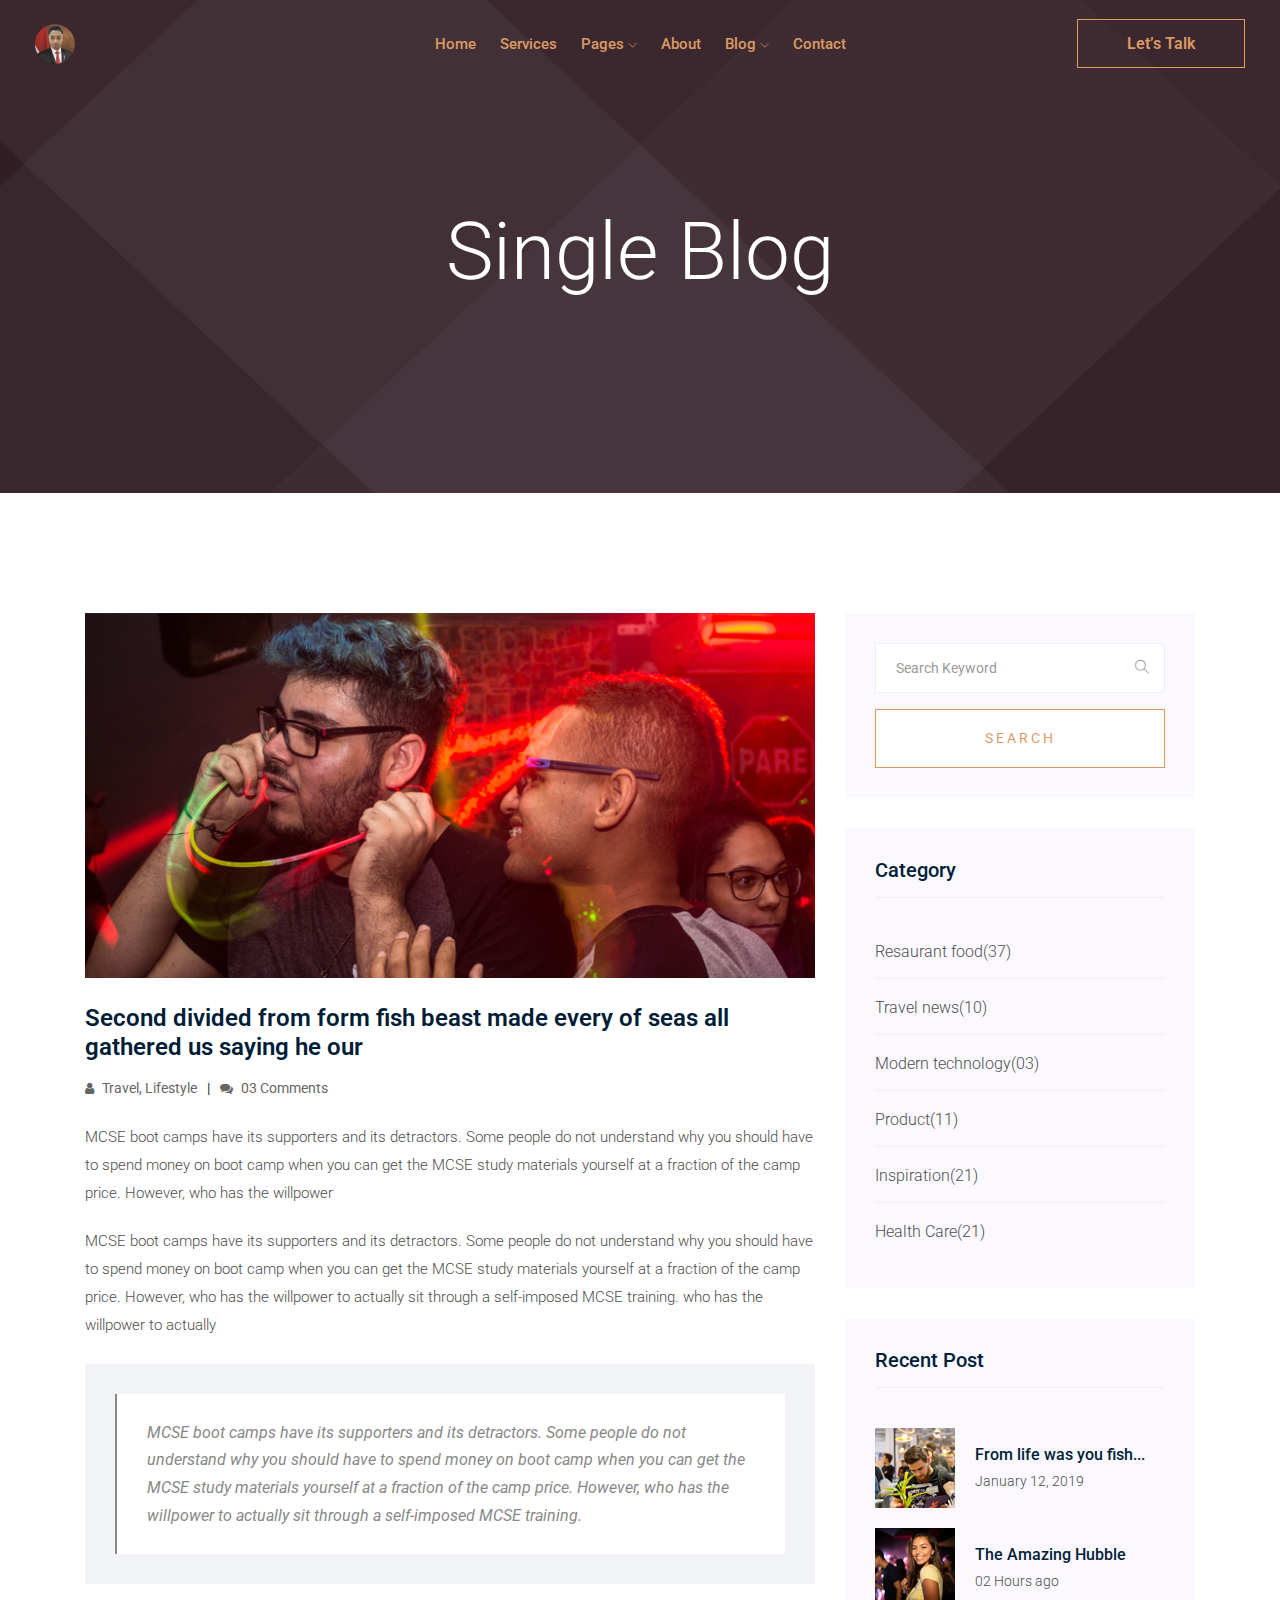
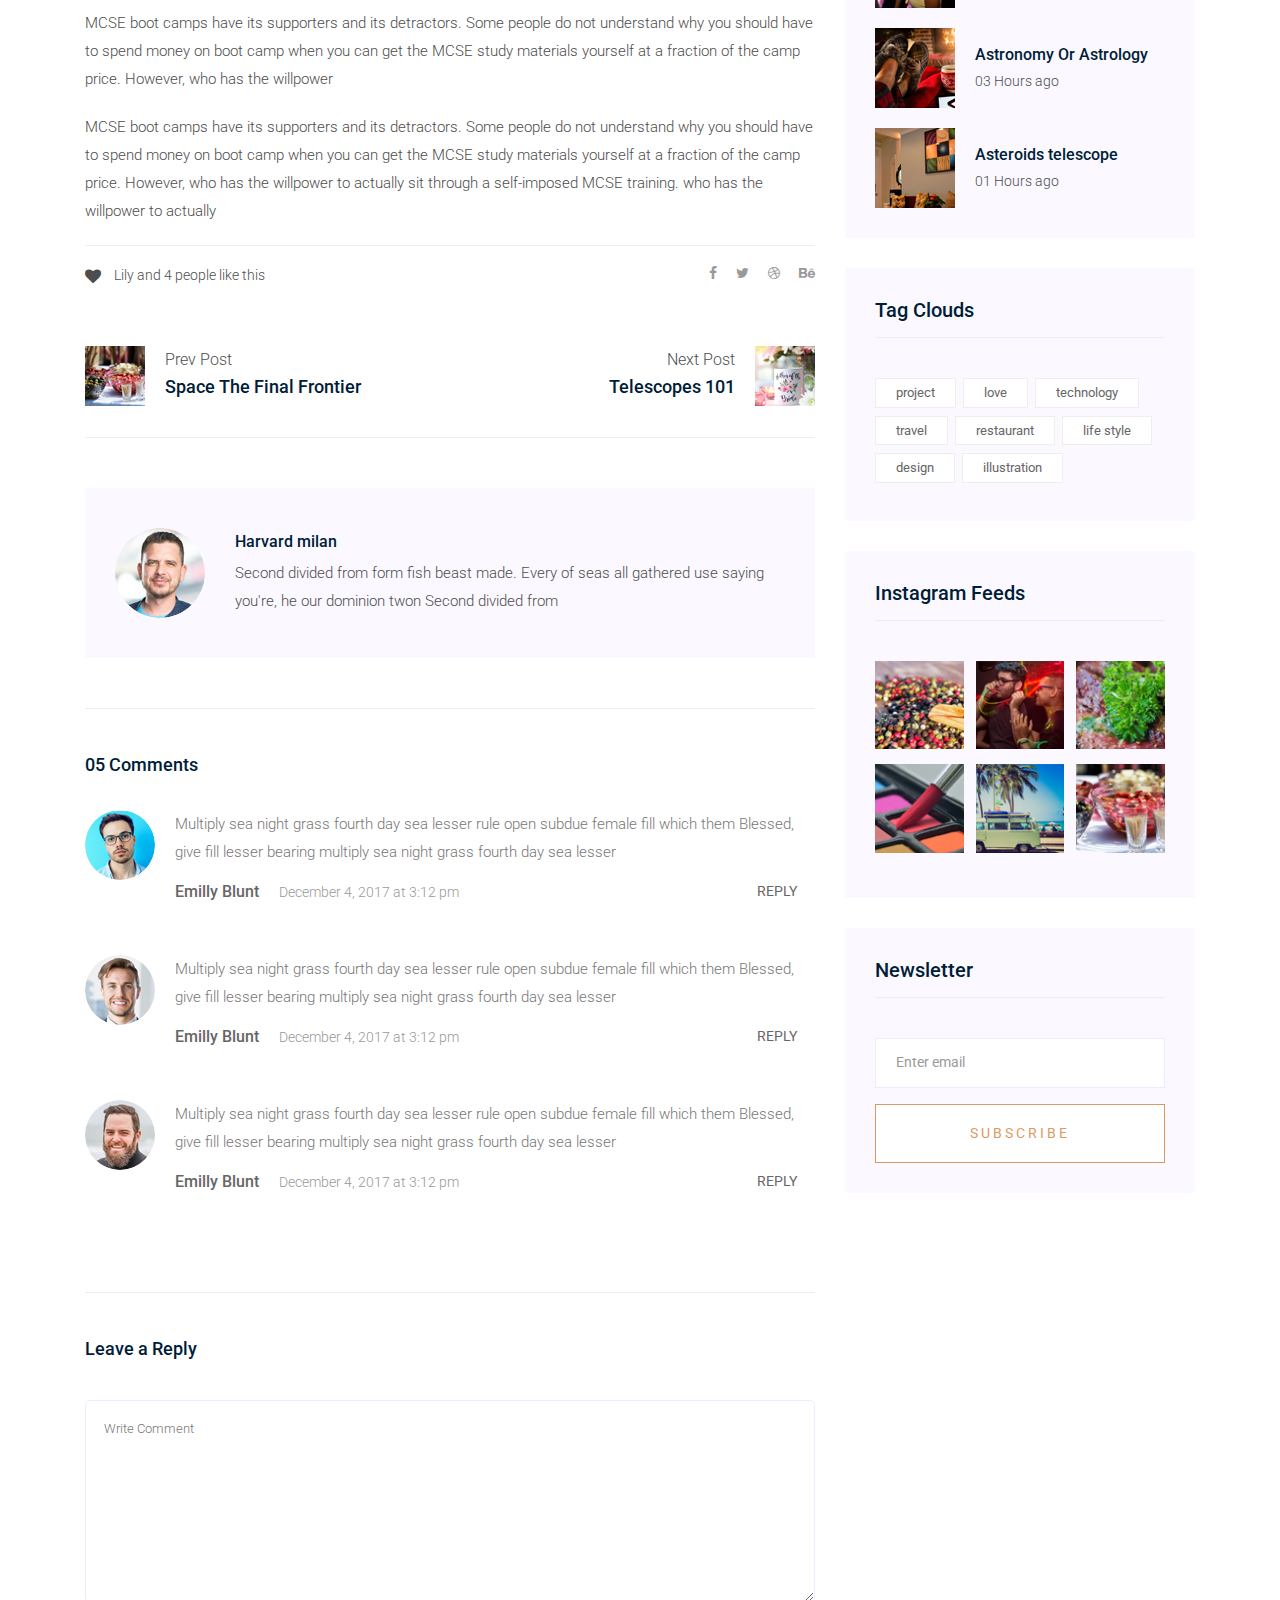
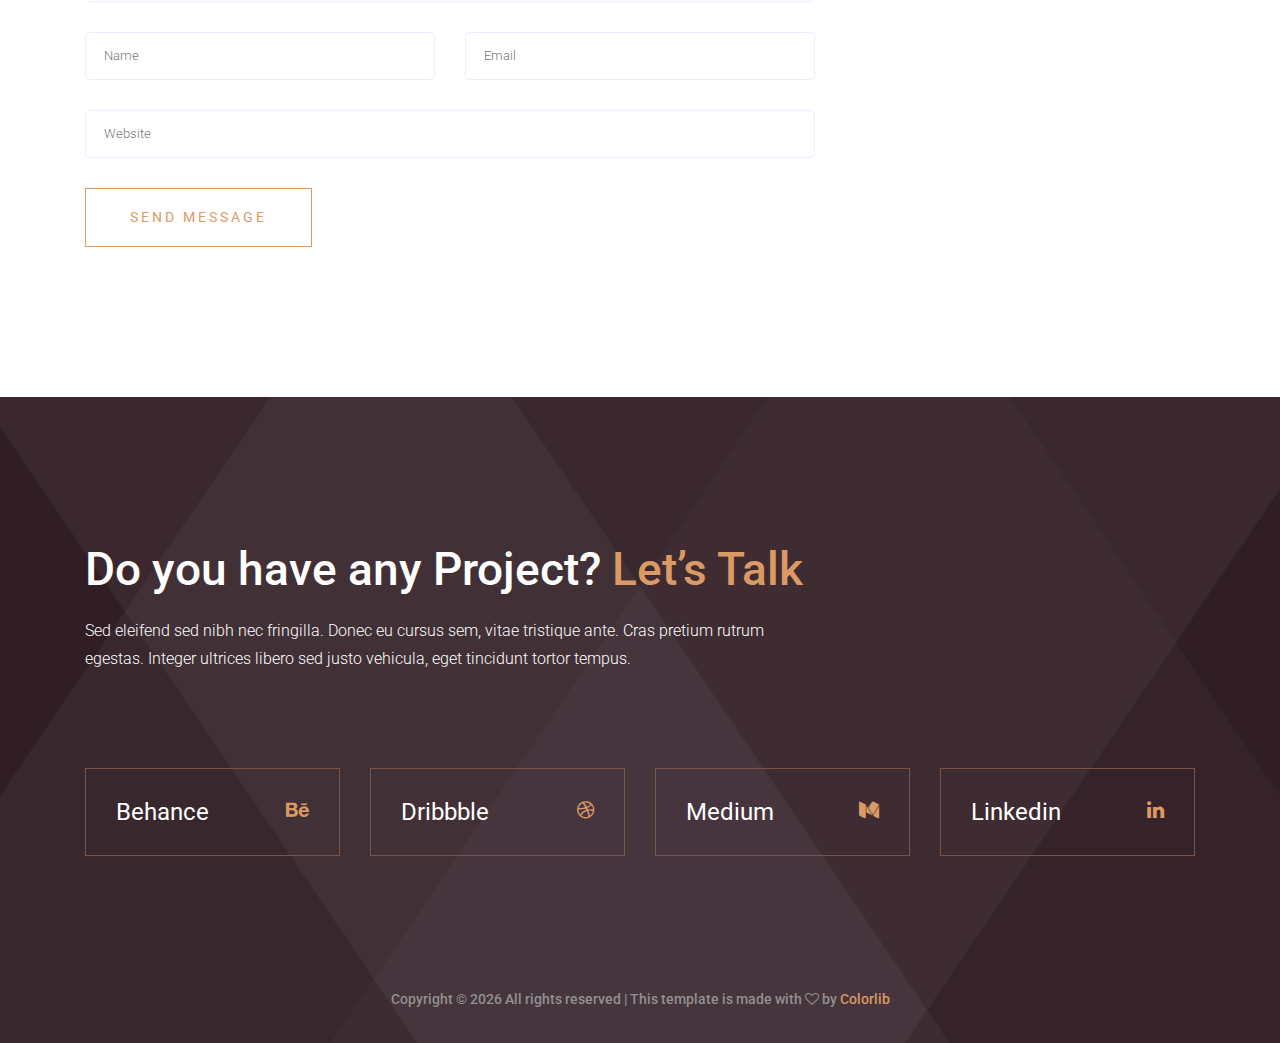
<file: single-blog.html>
<!doctype html>
<html class="no-js" lang="zxx">

<head>
    <meta charset="utf-8">
    <meta http-equiv="x-ua-compatible" content="ie=edge">
    <title>Ismail</title>
    <meta name="description" content="">
    <meta name="viewport" content="width=device-width, initial-scale=1">

    <!-- <link rel="manifest" href="site.webmanifest"> -->
    <link rel="shortcut icon" type="image/x-icon" href="img/LogoIsmail.png">
    <!-- Place favicon.ico in the root directory -->

    <!-- CSS here -->
    <link rel="stylesheet" href="css/bootstrap.min.css">
    <link rel="stylesheet" href="css/owl.carousel.min.css">
    <link rel="stylesheet" href="css/magnific-popup.css">
    <link rel="stylesheet" href="css/font-awesome.min.css">
    <link rel="stylesheet" href="css/themify-icons.css">
    <link rel="stylesheet" href="css/nice-select.css">
    <link rel="stylesheet" href="css/flaticon.css">
    <link rel="stylesheet" href="css/gijgo.css">
    <link rel="stylesheet" href="css/animate.css">
    <link rel="stylesheet" href="css/slicknav.css">
    <link rel="stylesheet" href="css/style.css">
    <!-- <link rel="stylesheet" href="css/responsive.css"> -->
</head>

<body>
    <!--[if lte IE 9]>
            <p class="browserupgrade">You are using an <strong>outdated</strong> browser. Please <a href="https://browsehappy.com/">upgrade your browser</a> to improve your experience and security.</p>
        <![endif]-->
    <!-- header-start -->
    <header>
        <div class="header-area ">
            <div id="sticky-header" class="main-header-area">
                <div class="container-fluid ">
                    <div class="header_bottom_border">
                        <div class="row align-items-center">
                            <div class="col-xl-3 col-lg-2">
                                <div class="logo">
                                    <a href="index.html">
                                        <img src="img/LogoIsmail.png" alt="" width="40" height="40">
                                    </a>
                                </div>
                            </div>
                            <div class="col-xl-6 col-lg-7">
                                <div class="main-menu  d-none d-lg-block">
                                    <nav>
                                        <ul id="navigation">
                                            <li><a href="index.html">home</a></li>
                                            <!-- <li><a href="works.html">Works</a></li> -->
                                            <li><a href="services.html">Services</a></li>
                                            <li><a href="#">pages <i class="ti-angle-down"></i></a>
                                                <ul class="submenu">
                                                    <li><a href="services.html">service details</a></li>
                                                    <li><a href="elements.html">elements</a></li>
                                                </ul>
                                            </li>
                                            <li><a href="about.html">about</a></li>
                                            <li><a href="#">blog <i class="ti-angle-down"></i></a>
                                                <ul class="submenu">
                                                    <li><a href="blog.html">blog</a></li>
                                                    <li><a href="single-blog.html">single-blog</a></li>
                                                </ul>
                                            </li>
                                            <li><a href="contact.html">Contact</a></li>
                                        </ul>
                                    </nav>
                                </div>
                            </div>
                            <div class="col-xl-3 col-lg-3 d-none d-lg-block">
                                <div class="Appointment">
                                    <div class="book_btn d-none d-lg-block">
                                        <a href="#">Let’s Talk</a>
                                    </div>
                                </div>
                            </div>
                            <div class="col-12">
                                <div class="mobile_menu d-block d-lg-none"></div>
                            </div>
                        </div>
                    </div>

                </div>
            </div>
        </div>
    </header>
    <!-- header-end -->

    <!-- bradcam_area  -->
    <div class="bradcam_area bradcam_bg_1">
        <div class="container">
            <div class="row">
                <div class="col-xl-12">
                    <div class="bradcam_text text-center">
                        <h3>single blog</h3>
                    </div>
                </div>
            </div>
        </div>
    </div>
    <!--/ bradcam_area  -->

    <!--================Blog Area =================-->
    <section class="blog_area single-post-area section-padding">
        <div class="container">
            <div class="row">
                <div class="col-lg-8 posts-list">
                    <div class="single-post">
                        <div class="feature-img">
                            <img class="img-fluid" src="img/blog/single_blog_1.png" alt="">
                        </div>
                        <div class="blog_details">
                            <h2>Second divided from form fish beast made every of seas all gathered us saying he our
                            </h2>
                            <ul class="blog-info-link mt-3 mb-4">
                                <li><a href="#"><i class="fa fa-user"></i> Travel, Lifestyle</a></li>
                                <li><a href="#"><i class="fa fa-comments"></i> 03 Comments</a></li>
                            </ul>
                            <p class="excert">
                                MCSE boot camps have its supporters and its detractors. Some people do not understand why you should have to spend money on boot camp when you can get the MCSE study materials yourself at a fraction of the camp price. However, who has the willpower
                            </p>
                            <p>
                                MCSE boot camps have its supporters and its detractors. Some people do not understand why you should have to spend money on boot camp when you can get the MCSE study materials yourself at a fraction of the camp price. However, who has the willpower to
                                actually sit through a self-imposed MCSE training. who has the willpower to actually
                            </p>
                            <div class="quote-wrapper">
                                <div class="quotes">
                                    MCSE boot camps have its supporters and its detractors. Some people do not understand why you should have to spend money on boot camp when you can get the MCSE study materials yourself at a fraction of the camp price. However, who has the willpower to
                                    actually sit through a self-imposed MCSE training.
                                </div>
                            </div>
                            <p>
                                MCSE boot camps have its supporters and its detractors. Some people do not understand why you should have to spend money on boot camp when you can get the MCSE study materials yourself at a fraction of the camp price. However, who has the willpower
                            </p>
                            <p>
                                MCSE boot camps have its supporters and its detractors. Some people do not understand why you should have to spend money on boot camp when you can get the MCSE study materials yourself at a fraction of the camp price. However, who has the willpower to
                                actually sit through a self-imposed MCSE training. who has the willpower to actually
                            </p>
                        </div>
                    </div>
                    <div class="navigation-top">
                        <div class="d-sm-flex justify-content-between text-center">
                            <p class="like-info"><span class="align-middle"><i class="fa fa-heart"></i></span> Lily and 4 people like this</p>
                            <div class="col-sm-4 text-center my-2 my-sm-0">
                                <!-- <p class="comment-count"><span class="align-middle"><i class="fa fa-comment"></i></span> 06 Comments</p> -->
                            </div>
                            <ul class="social-icons">
                                <li><a href="#"><i class="fa fa-facebook-f"></i></a></li>
                                <li><a href="#"><i class="fa fa-twitter"></i></a></li>
                                <li><a href="#"><i class="fa fa-dribbble"></i></a></li>
                                <li><a href="#"><i class="fa fa-behance"></i></a></li>
                            </ul>
                        </div>
                        <div class="navigation-area">
                            <div class="row">
                                <div class="col-lg-6 col-md-6 col-12 nav-left flex-row d-flex justify-content-start align-items-center">
                                    <div class="thumb">
                                        <a href="#">
                                            <img class="img-fluid" src="img/post/preview.png" alt="">
                                        </a>
                                    </div>
                                    <div class="arrow">
                                        <a href="#">
                                            <span class="lnr text-white ti-arrow-left"></span>
                                        </a>
                                    </div>
                                    <div class="detials">
                                        <p>Prev Post</p>
                                        <a href="#">
                                            <h4>Space The Final Frontier</h4>
                                        </a>
                                    </div>
                                </div>
                                <div class="col-lg-6 col-md-6 col-12 nav-right flex-row d-flex justify-content-end align-items-center">
                                    <div class="detials">
                                        <p>Next Post</p>
                                        <a href="#">
                                            <h4>Telescopes 101</h4>
                                        </a>
                                    </div>
                                    <div class="arrow">
                                        <a href="#">
                                            <span class="lnr text-white ti-arrow-right"></span>
                                        </a>
                                    </div>
                                    <div class="thumb">
                                        <a href="#">
                                            <img class="img-fluid" src="img/post/next.png" alt="">
                                        </a>
                                    </div>
                                </div>
                            </div>
                        </div>
                    </div>
                    <div class="blog-author">
                        <div class="media align-items-center">
                            <img src="img/blog/author.png" alt="">
                            <div class="media-body">
                                <a href="#">
                                    <h4>Harvard milan</h4>
                                </a>
                                <p>Second divided from form fish beast made. Every of seas all gathered use saying you're, he our dominion twon Second divided from</p>
                            </div>
                        </div>
                    </div>
                    <div class="comments-area">
                        <h4>05 Comments</h4>
                        <div class="comment-list">
                            <div class="single-comment justify-content-between d-flex">
                                <div class="user justify-content-between d-flex">
                                    <div class="thumb">
                                        <img src="img/comment/comment_1.png" alt="">
                                    </div>
                                    <div class="desc">
                                        <p class="comment">
                                            Multiply sea night grass fourth day sea lesser rule open subdue female fill which them Blessed, give fill lesser bearing multiply sea night grass fourth day sea lesser
                                        </p>
                                        <div class="d-flex justify-content-between">
                                            <div class="d-flex align-items-center">
                                                <h5>
                                                    <a href="#">Emilly Blunt</a>
                                                </h5>
                                                <p class="date">December 4, 2017 at 3:12 pm </p>
                                            </div>
                                            <div class="reply-btn">
                                                <a href="#" class="btn-reply text-uppercase">reply</a>
                                            </div>
                                        </div>
                                    </div>
                                </div>
                            </div>
                        </div>
                        <div class="comment-list">
                            <div class="single-comment justify-content-between d-flex">
                                <div class="user justify-content-between d-flex">
                                    <div class="thumb">
                                        <img src="img/comment/comment_2.png" alt="">
                                    </div>
                                    <div class="desc">
                                        <p class="comment">
                                            Multiply sea night grass fourth day sea lesser rule open subdue female fill which them Blessed, give fill lesser bearing multiply sea night grass fourth day sea lesser
                                        </p>
                                        <div class="d-flex justify-content-between">
                                            <div class="d-flex align-items-center">
                                                <h5>
                                                    <a href="#">Emilly Blunt</a>
                                                </h5>
                                                <p class="date">December 4, 2017 at 3:12 pm </p>
                                            </div>
                                            <div class="reply-btn">
                                                <a href="#" class="btn-reply text-uppercase">reply</a>
                                            </div>
                                        </div>
                                    </div>
                                </div>
                            </div>
                        </div>
                        <div class="comment-list">
                            <div class="single-comment justify-content-between d-flex">
                                <div class="user justify-content-between d-flex">
                                    <div class="thumb">
                                        <img src="img/comment/comment_3.png" alt="">
                                    </div>
                                    <div class="desc">
                                        <p class="comment">
                                            Multiply sea night grass fourth day sea lesser rule open subdue female fill which them Blessed, give fill lesser bearing multiply sea night grass fourth day sea lesser
                                        </p>
                                        <div class="d-flex justify-content-between">
                                            <div class="d-flex align-items-center">
                                                <h5>
                                                    <a href="#">Emilly Blunt</a>
                                                </h5>
                                                <p class="date">December 4, 2017 at 3:12 pm </p>
                                            </div>
                                            <div class="reply-btn">
                                                <a href="#" class="btn-reply text-uppercase">reply</a>
                                            </div>
                                        </div>
                                    </div>
                                </div>
                            </div>
                        </div>
                    </div>
                    <div class="comment-form">
                        <h4>Leave a Reply</h4>
                        <form class="form-contact comment_form" action="#" id="commentForm">
                            <div class="row">
                                <div class="col-12">
                                    <div class="form-group">
                                        <textarea class="form-control w-100" name="comment" id="comment" cols="30" rows="9" placeholder="Write Comment"></textarea>
                                    </div>
                                </div>
                                <div class="col-sm-6">
                                    <div class="form-group">
                                        <input class="form-control" name="name" id="name" type="text" placeholder="Name">
                                    </div>
                                </div>
                                <div class="col-sm-6">
                                    <div class="form-group">
                                        <input class="form-control" name="email" id="email" type="email" placeholder="Email">
                                    </div>
                                </div>
                                <div class="col-12">
                                    <div class="form-group">
                                        <input class="form-control" name="website" id="website" type="text" placeholder="Website">
                                    </div>
                                </div>
                            </div>
                            <div class="form-group">
                                <button type="submit" class="button button-contactForm btn_1 boxed-btn">Send Message</button>
                            </div>
                        </form>
                    </div>
                </div>
                <div class="col-lg-4">
                    <div class="blog_right_sidebar">
                        <aside class="single_sidebar_widget search_widget">
                            <form action="#">
                                <div class="form-group">
                                    <div class="input-group mb-3">
                                        <input type="text" class="form-control" placeholder='Search Keyword' onfocus="this.placeholder = ''" onblur="this.placeholder = 'Search Keyword'">
                                        <div class="input-group-append">
                                            <button class="btn" type="button"><i class="ti-search"></i></button>
                                        </div>
                                    </div>
                                </div>
                                <button class="button rounded-0 primary-bg text-white w-100 btn_1 boxed-btn" type="submit">Search</button>
                            </form>
                        </aside>
                        <aside class="single_sidebar_widget post_category_widget">
                            <h4 class="widget_title">Category</h4>
                            <ul class="list cat-list">
                                <li>
                                    <a href="#" class="d-flex">
                                        <p>Resaurant food</p>
                                        <p>(37)</p>
                                    </a>
                                </li>
                                <li>
                                    <a href="#" class="d-flex">
                                        <p>Travel news</p>
                                        <p>(10)</p>
                                    </a>
                                </li>
                                <li>
                                    <a href="#" class="d-flex">
                                        <p>Modern technology</p>
                                        <p>(03)</p>
                                    </a>
                                </li>
                                <li>
                                    <a href="#" class="d-flex">
                                        <p>Product</p>
                                        <p>(11)</p>
                                    </a>
                                </li>
                                <li>
                                    <a href="#" class="d-flex">
                                        <p>Inspiration</p>
                                        <p>(21)</p>
                                    </a>
                                </li>
                                <li>
                                    <a href="#" class="d-flex">
                                        <p>Health Care</p>
                                        <p>(21)</p>
                                    </a>
                                </li>
                            </ul>
                        </aside>
                        <aside class="single_sidebar_widget popular_post_widget">
                            <h3 class="widget_title">Recent Post</h3>
                            <div class="media post_item">
                                <img src="img/post/post_1.png" alt="post">
                                <div class="media-body">
                                    <a href="single-blog.html">
                                        <h3>From life was you fish...</h3>
                                    </a>
                                    <p>January 12, 2019</p>
                                </div>
                            </div>
                            <div class="media post_item">
                                <img src="img/post/post_2.png" alt="post">
                                <div class="media-body">
                                    <a href="single-blog.html">
                                        <h3>The Amazing Hubble</h3>
                                    </a>
                                    <p>02 Hours ago</p>
                                </div>
                            </div>
                            <div class="media post_item">
                                <img src="img/post/post_3.png" alt="post">
                                <div class="media-body">
                                    <a href="single-blog.html">
                                        <h3>Astronomy Or Astrology</h3>
                                    </a>
                                    <p>03 Hours ago</p>
                                </div>
                            </div>
                            <div class="media post_item">
                                <img src="img/post/post_4.png" alt="post">
                                <div class="media-body">
                                    <a href="single-blog.html">
                                        <h3>Asteroids telescope</h3>
                                    </a>
                                    <p>01 Hours ago</p>
                                </div>
                            </div>
                        </aside>
                        <aside class="single_sidebar_widget tag_cloud_widget">
                            <h4 class="widget_title">Tag Clouds</h4>
                            <ul class="list">
                                <li>
                                    <a href="#">project</a>
                                </li>
                                <li>
                                    <a href="#">love</a>
                                </li>
                                <li>
                                    <a href="#">technology</a>
                                </li>
                                <li>
                                    <a href="#">travel</a>
                                </li>
                                <li>
                                    <a href="#">restaurant</a>
                                </li>
                                <li>
                                    <a href="#">life style</a>
                                </li>
                                <li>
                                    <a href="#">design</a>
                                </li>
                                <li>
                                    <a href="#">illustration</a>
                                </li>
                            </ul>
                        </aside>
                        <aside class="single_sidebar_widget instagram_feeds">
                            <h4 class="widget_title">Instagram Feeds</h4>
                            <ul class="instagram_row flex-wrap">
                                <li>
                                    <a href="#">
                                        <img class="img-fluid" src="img/post/post_5.png" alt="">
                                    </a>
                                </li>
                                <li>
                                    <a href="#">
                                        <img class="img-fluid" src="img/post/post_6.png" alt="">
                                    </a>
                                </li>
                                <li>
                                    <a href="#">
                                        <img class="img-fluid" src="img/post/post_7.png" alt="">
                                    </a>
                                </li>
                                <li>
                                    <a href="#">
                                        <img class="img-fluid" src="img/post/post_8.png" alt="">
                                    </a>
                                </li>
                                <li>
                                    <a href="#">
                                        <img class="img-fluid" src="img/post/post_9.png" alt="">
                                    </a>
                                </li>
                                <li>
                                    <a href="#">
                                        <img class="img-fluid" src="img/post/post_10.png" alt="">
                                    </a>
                                </li>
                            </ul>
                        </aside>
                        <aside class="single_sidebar_widget newsletter_widget">
                            <h4 class="widget_title">Newsletter</h4>
                            <form action="#">
                                <div class="form-group">
                                    <input type="email" class="form-control" onfocus="this.placeholder = ''" onblur="this.placeholder = 'Enter email'" placeholder='Enter email' required>
                                </div>
                                <button class="button rounded-0 primary-bg text-white w-100 btn_1 boxed-btn" type="submit">Subscribe</button>
                            </form>
                        </aside>
                    </div>
                </div>
            </div>
        </div>
    </section>
    <!--================ Blog Area end =================-->

    <!-- footer start -->
    <footer class="footer">
        <div class="footer_top">
            <div class="container">
                <div class="row">
                    <div class="col-lg-8">
                        <div class="lets_talk">
                            <h3>Do you have any Project? <a href="#">Let’s Talk</a> </h3>
                            <p>Sed eleifend sed nibh nec fringilla. Donec eu cursus sem, vitae tristique ante. Cras pretium rutrum egestas. Integer ultrices libero sed justo vehicula, eget tincidunt tortor tempus.</p>
                        </div>
                    </div>
                </div>
                <div class="row">
                    <div class="col-md-3">
                        <div class="single_links d-flex justify-content-between align-items-center">
                            <span>Behance</span>
                            <a href="#"> <i class="fa fa-behance"></i> </a>
                        </div>
                    </div>
                    <div class="col-md-3">
                        <div class="single_links d-flex justify-content-between align-items-center">
                            <span>Dribbble</span>
                            <a href="#"> <i class="fa fa-dribbble"></i> </a>
                        </div>
                    </div>
                    <div class="col-md-3">
                        <div class="single_links d-flex justify-content-between align-items-center">
                            <span>Medium</span>
                            <a href="#"> <i class="fa fa-medium"></i> </a>
                        </div>
                    </div>
                    <div class="col-md-3">
                        <div class="single_links d-flex justify-content-between align-items-center">
                            <span>Linkedin</span>
                            <a href="#"> <i class="fa fa-linkedin"></i> </a>
                        </div>
                    </div>
                </div>
            </div>
        </div>
        <div class="copy-right_text">
            <div class="container">
                <div class="footer_border"></div>
                <div class="row">
                    <div class="col-xl-12">
                        <p class="copy_right text-center">
                            <!-- Link back to Colorlib can't be removed. Template is licensed under CC BY 3.0. -->
                            Copyright &copy;
                            <script>
                                document.write(new Date().getFullYear());
                            </script> All rights reserved | This template is made with <i class="fa fa-heart-o" aria-hidden="true"></i> by <a href="https://colorlib.com" target="_blank">Colorlib</a>
                            <!-- Link back to Colorlib can't be removed. Template is licensed under CC BY 3.0. -->
                        </p>
                    </div>
                </div>
            </div>
        </div>
    </footer>
    <!--/ footer end  -->


    <!-- JS here -->
    <script src="js/vendor/modernizr-3.5.0.min.js"></script>
    <script src="js/vendor/jquery-1.12.4.min.js"></script>
    <script src="js/popper.min.js"></script>
    <script src="js/bootstrap.min.js"></script>
    <script src="js/owl.carousel.min.js"></script>
    <script src="js/isotope.pkgd.min.js"></script>
    <script src="js/ajax-form.js"></script>
    <script src="js/waypoints.min.js"></script>
    <script src="js/jquery.counterup.min.js"></script>
    <script src="js/imagesloaded.pkgd.min.js"></script>
    <script src="js/scrollIt.js"></script>
    <script src="js/jquery.scrollUp.min.js"></script>
    <script src="js/wow.min.js"></script>
    <script src="js/nice-select.min.js"></script>
    <script src="js/jquery.slicknav.min.js"></script>
    <script src="js/jquery.magnific-popup.min.js"></script>
    <script src="js/plugins.js"></script>
    <script src="js/gijgo.min.js"></script>

    <!--contact js-->
    <script src="js/contact.js"></script>
    <script src="js/jquery.ajaxchimp.min.js"></script>
    <script src="js/jquery.form.js"></script>
    <script src="js/jquery.validate.min.js"></script>
    <script src="js/mail-script.js"></script>

    <script src="js/main.js"></script>

</body>

</html>
</file>
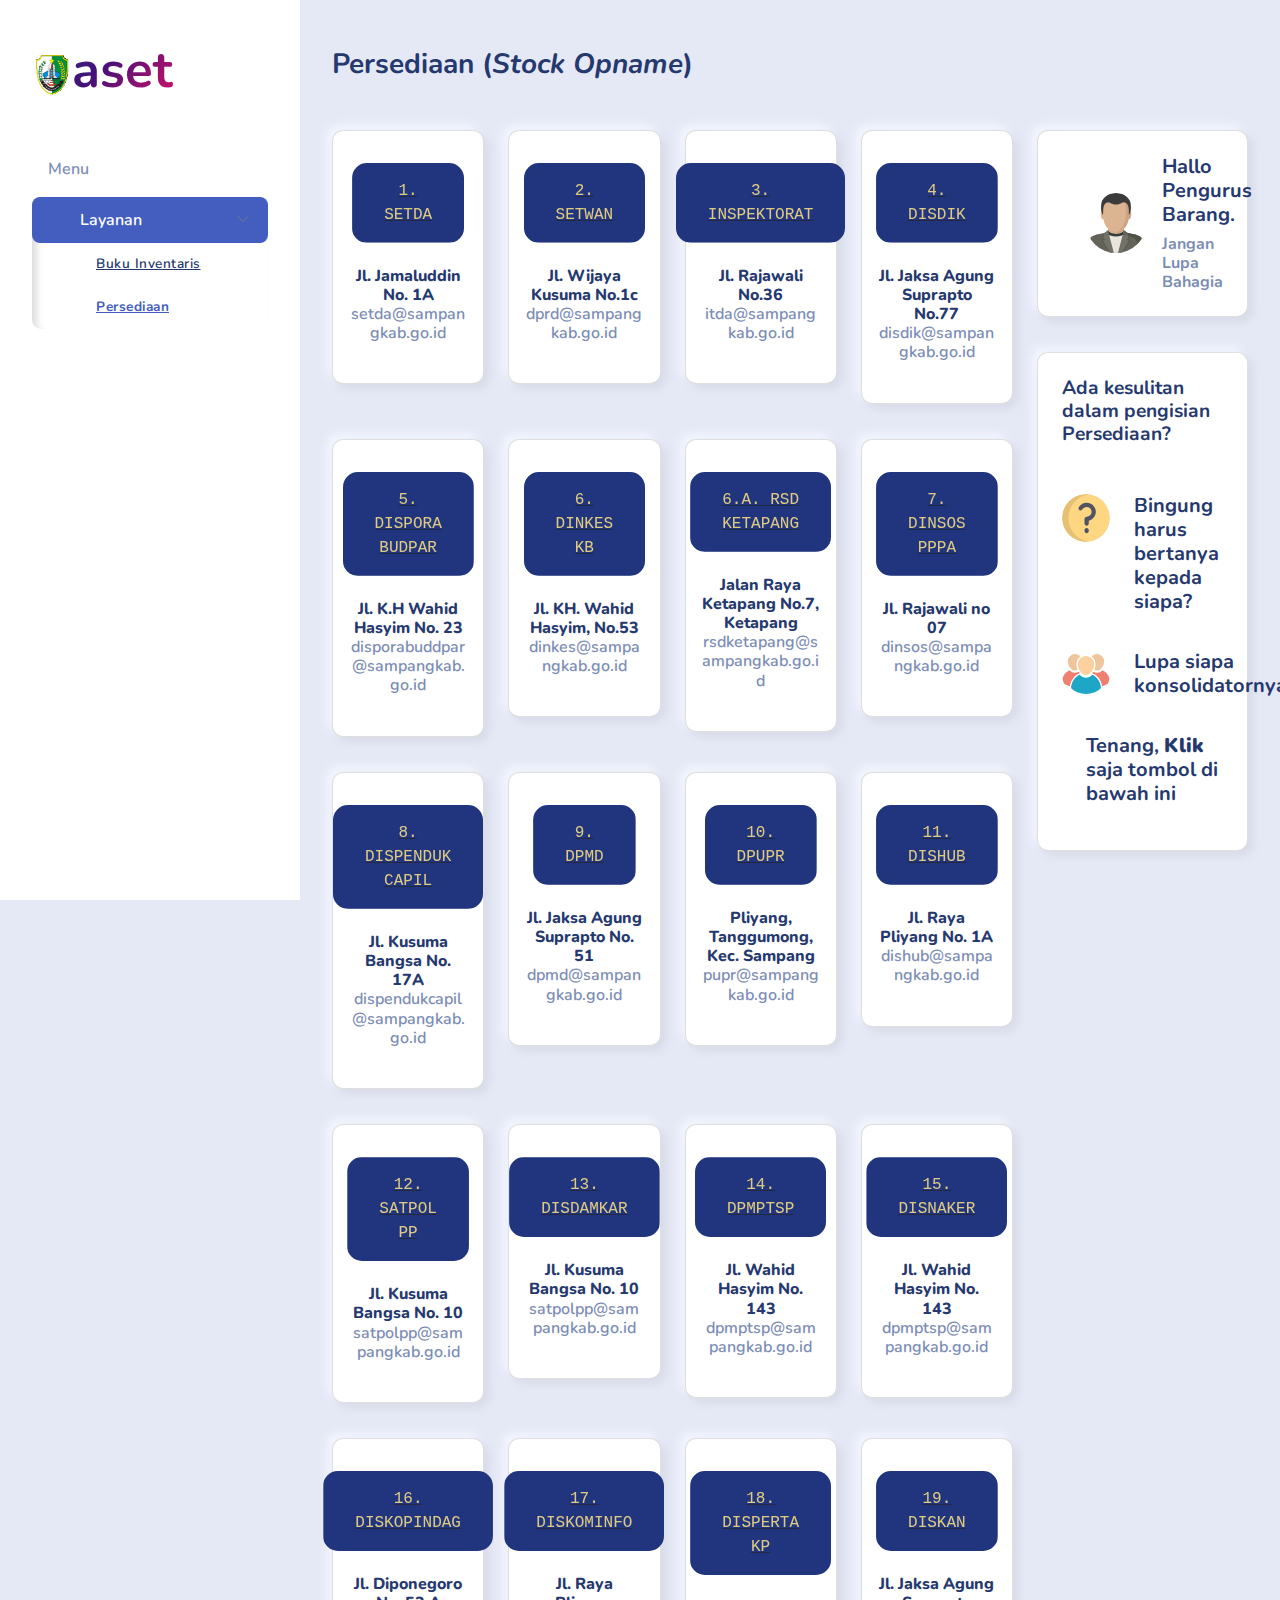
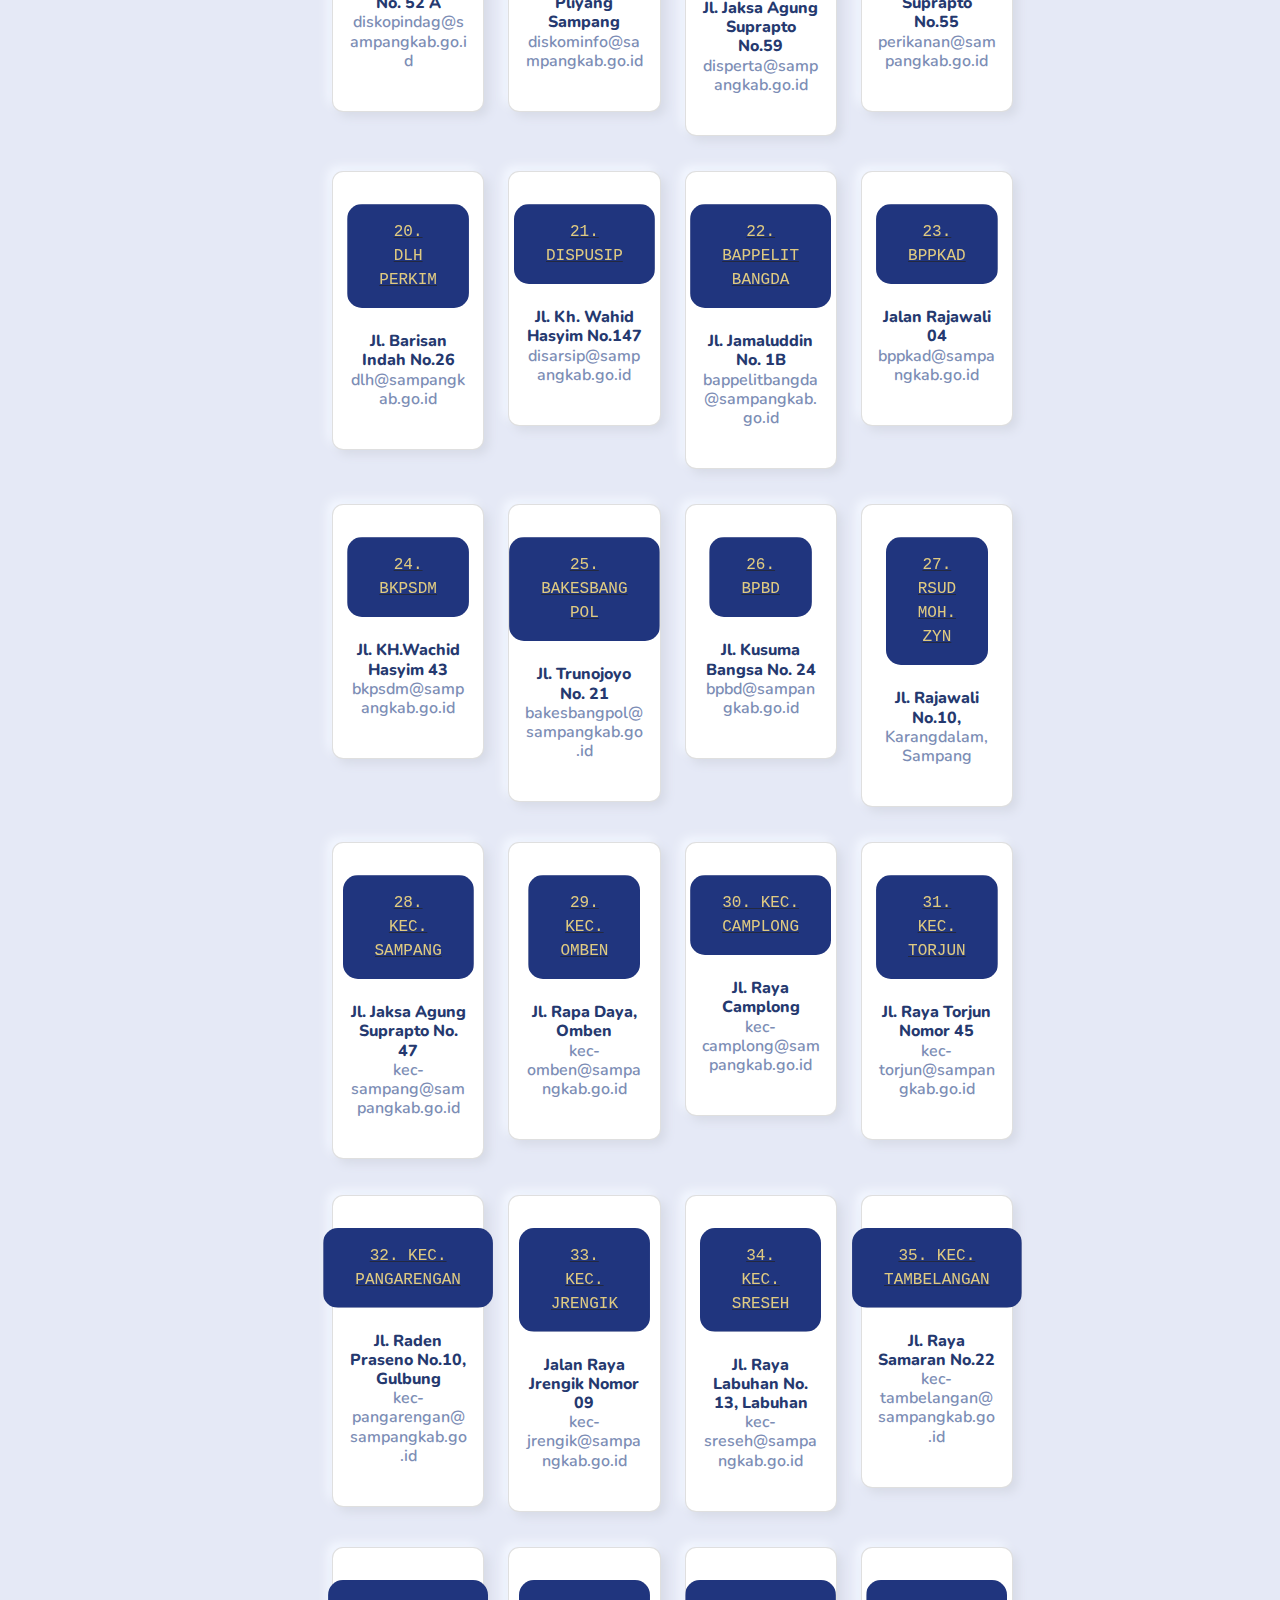
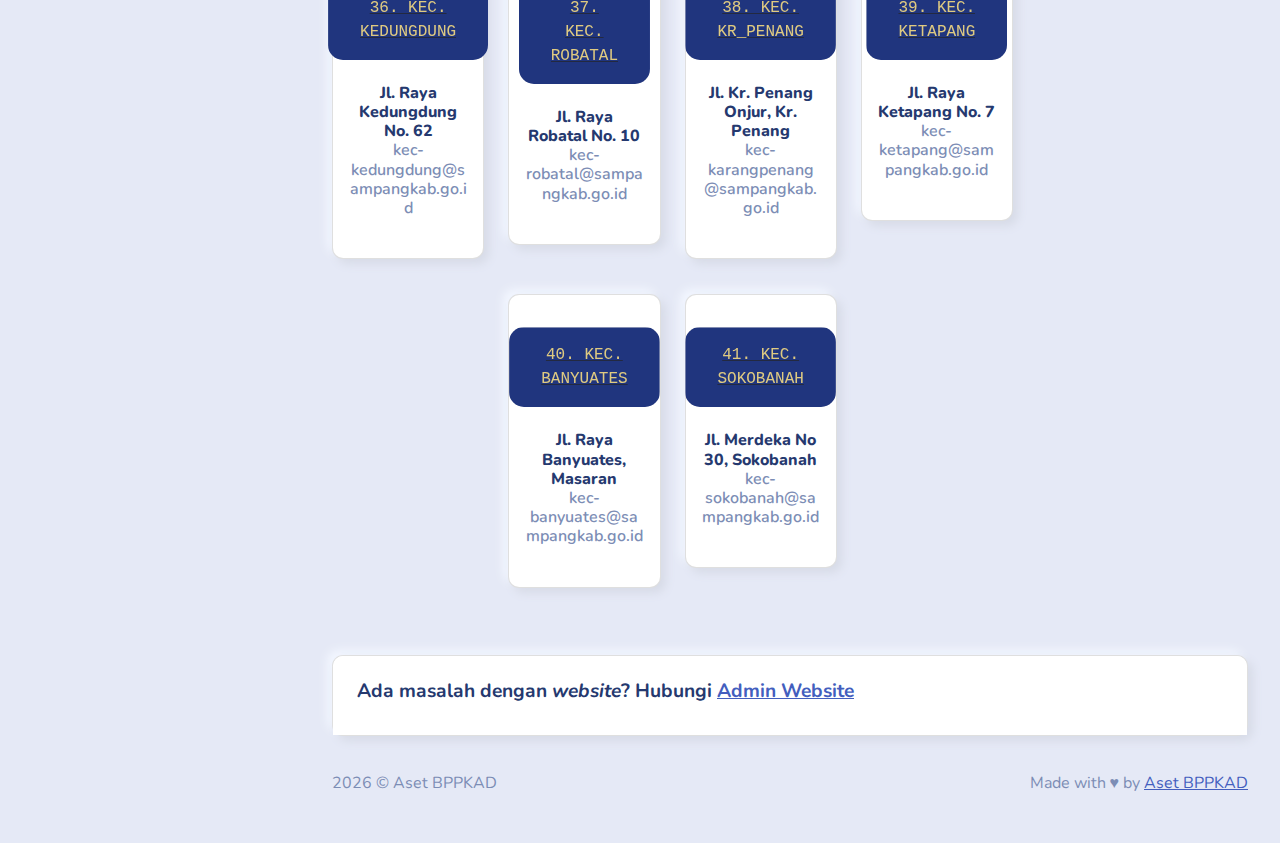
<file: stock2.html>
<!DOCTYPE html>
<html lang="en">

<head>
    <meta charset="UTF-8">
    <meta name="viewport" content="width=device-width, initial-scale=1.0">
    <title>Inventaris - Aset BPPKAD</title>

    <link rel="preconnect" href="https://fonts.gstatic.com">
    <link href="https://fonts.googleapis.com/css2?family=Nunito:wght@300;400;600;700;800&display=swap" rel="stylesheet">
    <link rel="stylesheet" href="styles.css">

    <link rel="icon" type="image/x-icon" href="Trunojoyo.ico" />
</head>

<body>
    <div id="app">
        <!-- Slide Bar -->
        <div id="sidebar" class="active">
            <div class="sidebar-wrapper active">
                <div class="sidebar-header">
                    <div class="d-flex justify-content-between">
                        <div class="logo">
                            <a href="index.html" class="animate-charcter"><img src="Trunojoyo.ico" alt="Logo" height="200">aset</a>
                        </div>
                        <div class="toggler">
                            <a href="#" class="sidebar-hide d-xl-none d-block"><i class="bi bi-x bi-middle"></i></a>
                        </div>
                    </div>
                </div>
                <div class="sidebar-menu">
                    <ul class="menu">
                        <li class="sidebar-title text-muted">Menu</li>


                        <li class="sidebar-item active has-sub">
                            <a href="#" class='sidebar-link'>
                                <i class="bi bi-tools"></i>
                                <span>Layanan</span>
                            </a>
                            <ul class="submenu active">
                                <li class="submenu-item">
                                    <a href="index.html">
                                        <i class="bi bi-file-earmark-medical-fill"></i>
                                        <span>Buku Inventaris</span>
                                    </a>
                                </li>
                                <li class="submenu-item active">
                                    <a href="stock.html">
                                        <i class="bi bi-inboxes-fill"></i>
                                        <sapn>Persediaan</sapn>
                                    </a>
                                </li>
                            </ul>
                        </li>


                    </ul>
                </div>
                <button class="sidebar-toggler btn x"><i data-feather="x"></i></button>
            </div>
        </div>
        <!-- /Slide Bar -->

        <div id="main">
            <header class="mb-3">
                <a href="#" class="burger-btn d-block d-xl-none">
                    <i class="bi bi-justify fs-3"></i>
                </a>
            </header>

            <div class="page-heading">
                <div class="page-title">
                    <div class="row">
                        <div class="col-12 col-md-6 order-md-1 order-last">
                            <h3>Persediaan (<i>Stock Opname</i>)</h3>
                            <p class="text-subtitle text-muted"> <br> </p>
                        </div>
                    </div>
                </div>

                <div class="page-content">
                    <section class="row">
                        <div class="col-12 col-lg-9">
                            <!-- Row 1 -->
                            <div class="row justify-content-center">
                                <!-- Column card -->
                                <div class="col-6 col-lg-3 col-md-6">
                                    <div class="card">
                                        <div class="card-body px-3 py-4-5">
                                            <div class="row justify-content-center">
                                                <div class="col-md-8">
                                                    <a href="https://tinyurl.com/2l2d69y2" target="_blank">
                                                        <li class="content__item">
                                                            <button class="button button--greip"><span><span>1. SETDA</span></span></button>
                                                        </li>
                                                    </a>
                                                </div>
                                            </div>
                                            <div class="row text-center">
                                                <div class="col-md-12">
                                                    <br>
                                                    <h6 class="font-extrabold mb-0">Jl. Jamaluddin No. 1A</h6>
                                                    <h6 class="text-muted font-semibold">setda@sampangkab.go.id</h6>
                                                </div>
                                            </div>
                                        </div>
                                    </div>
                                </div>
                                <!-- /Column card -->
                                <!-- Column card -->
                                <div class="col-6 col-lg-3 col-md-6">
                                    <div class="card">
                                        <div class="card-body px-3 py-4-5">
                                            <div class="row justify-content-center">
                                                <div class="col-md-8">
                                                    <a href="https://tinyurl.com/ycs4t86m" target="_blank">
                                                        <li class="content__item">
                                                            <button class="button button--greip"><span><span>2. SETWAN</span></span></button>
                                                        </li>
                                                    </a>
                                                </div>
                                            </div>
                                            <div class="row text-center">
                                                <div class="col-md-12">
                                                    <br>
                                                    <h6 class="font-extrabold mb-0">Jl. Wijaya Kusuma No.1c</h6>
                                                    <h6 class="text-muted font-semibold">dprd@sampangkab.go.id</h6>
                                                </div>
                                            </div>
                                        </div>
                                    </div>
                                </div>
                                <!-- /Column card -->
                                <!-- Column card -->
                                <div class="col-6 col-lg-3 col-md-6">
                                    <div class="card">
                                        <div class="card-body px-3 py-4-5">
                                            <div class="row justify-content-center">
                                                <div class="col-md-8">
                                                    <a href="https://tinyurl.com/3wf86dy7" target="_blank">
                                                        <li class="content__item">
                                                            <button class="button button--greip"><span><span>3. INSPEKTORAT</span></span></button>
                                                        </li>
                                                    </a>
                                                </div>
                                            </div>
                                            <div class="row text-center">
                                                <div class="col-md-12">
                                                    <br>
                                                    <h6 class="font-extrabold mb-0">Jl. Rajawali No.36</h6>
                                                    <h6 class="text-muted font-semibold">itda@sampangkab.go.id</h6>
                                                </div>
                                            </div>
                                        </div>
                                    </div>
                                </div>
                                <!-- /Column card -->
                                <!-- Column card -->
                                <div class="col-6 col-lg-3 col-md-6">
                                    <div class="card">
                                        <div class="card-body px-3 py-4-5">
                                            <div class="row justify-content-center">
                                                <div class="col-md-8">
                                                    <a href="" data-bs-toggle="modal" data-bs-target="#modal_persediaan_disdik">
                                                        <li class="content__item">
                                                            <button class="button button--greip "><span><span>4. DISDIK</span></span></button>
                                                        </li>
                                                    </a>
                                                </div>
                                            </div>
                                            <!--scrolling content Modal -->
                                            <div class="modal fade" id="modal_persediaan_disdik" tabindex="-1" role="dialog" aria-labelledby="modal_persediaan_disdikTitle" aria-hidden="true">
                                                <div class="modal-dialog modal-dialog-scrollable" role="document">
                                                    <div class="modal-content">
                                                        <div class="modal-header">
                                                            <h5 class="modal-title" id="modal_persediaan_disdikTitle">
                                                                <img src="assets/images/logo/Sampang.png" alt="" width="25"> Dinas Pendidikan Kab. Sampang
                                                            </h5>
                                                            <button type="button" class="close" data-bs-dismiss="modal" aria-label="Close">
                                                            <i data-feather="x"></i>
                                                        </button>
                                                        </div>
                                                        <div class="modal-body">
                                                            <div class="form-body">
                                                                <div class="row mb-1 text-center text-white">
                                                                    <span>Buku Persediaan</span>
                                                                </div>
                                                                <div class="row" style="justify-content: center; display: flex; padding-bottom: 15px;">
                                                                    <div class="col-md-7">
                                                                        <a href="https://tinyurl.com/4c8bh7dc" target="_blank" class="btn btn-primary">
                                                                            <i class="bi bi-house-door"></i> Dinas Pendidikan
                                                                        </a>
                                                                    </div>
                                                                </div>
                                                                <div class="row">
                                                                    <div class="col-md-6">
                                                                        <ul class="nav justify-content-center">
                                                                            <li class="nav-item">
                                                                                <div class="dropdownhover" align="center">
                                                                                    <button class="dropbtn"><i class="bi bi-trophy"></i> -- pilih KORBID --</button>
                                                                                    <div class="dropdownhover-content" align="start">
                                                                                        <a href="https://drive.google.com/drive/folders/1WIp9uPlS37L-Ahs5Yd43bqr8PGDOEbrG?usp=sharing" target="_blank">1. KORBID DIKCAM SAMPANG</a>
                                                                                        <a href="https://drive.google.com/drive/folders/1WIp9uPlS37L-Ahs5Yd43bqr8PGDOEbrG?usp=sharing" target="_blank">2. KORBID DIKCAM CAMPLONG</a>
                                                                                        <a href="https://drive.google.com/drive/folders/1WIp9uPlS37L-Ahs5Yd43bqr8PGDOEbrG?usp=sharing" target="_blank">3. KORBID DIKCAM PANGARENGAN</a>
                                                                                        <a href="https://drive.google.com/drive/folders/1WIp9uPlS37L-Ahs5Yd43bqr8PGDOEbrG?usp=sharing" target="_blank">4. KORBID DIKCAM TORJUN</a>
                                                                                        <a href="https://drive.google.com/drive/folders/1WIp9uPlS37L-Ahs5Yd43bqr8PGDOEbrG?usp=sharing" target="_blank">5. KORBID DIKCAM JRENGIK</a>
                                                                                        <a href="https://drive.google.com/drive/folders/1WIp9uPlS37L-Ahs5Yd43bqr8PGDOEbrG?usp=sharing" target="_blank">6. KORBID DIKCAM SRESEH</a>
                                                                                        <a href="https://drive.google.com/drive/folders/1WIp9uPlS37L-Ahs5Yd43bqr8PGDOEbrG?usp=sharing" target="_blank">7. KORBID DIKCAM ROBATAL</a>
                                                                                        <a href="https://drive.google.com/drive/folders/1WIp9uPlS37L-Ahs5Yd43bqr8PGDOEbrG?usp=sharing" target="_blank">8. KORBID DIKCAM KEDUNGDUNG</a>
                                                                                        <a href="https://drive.google.com/drive/folders/1WIp9uPlS37L-Ahs5Yd43bqr8PGDOEbrG?usp=sharing" target="_blank">9. KORBID DIKCAM KETAPANG</a>
                                                                                        <a href="https://drive.google.com/drive/folders/1WIp9uPlS37L-Ahs5Yd43bqr8PGDOEbrG?usp=sharing" target="_blank">10. KORBID DIKCAM BANYUATES</a>
                                                                                        <a href="https://drive.google.com/drive/folders/1WIp9uPlS37L-Ahs5Yd43bqr8PGDOEbrG?usp=sharing" target="_blank">11. KORBID DIKCAM SOKOBANAH</a>
                                                                                        <a href="https://drive.google.com/drive/folders/1WIp9uPlS37L-Ahs5Yd43bqr8PGDOEbrG?usp=sharing" target="_blank">12. KORBID DIKCAM TAMBELANGAN</a>
                                                                                        <a href="https://drive.google.com/drive/folders/1WIp9uPlS37L-Ahs5Yd43bqr8PGDOEbrG?usp=sharing" target="_blank">13. KORBID DIKCAM OMBEN</a>
                                                                                        <a href="https://drive.google.com/drive/folders/1WIp9uPlS37L-Ahs5Yd43bqr8PGDOEbrG?usp=sharing" target="_blank">14. KORBID DIKCAM KR. PENANG</a>
                                                                                    </div>
                                                                                </div>
                                                                            </li>
                                                                        </ul>
                                                                    </div>
                                                                    <div class="col-md-6">
                                                                        <ul class="nav justify-content-center">
                                                                            <li class="nav-item">
                                                                                <div class="dropdownhover" align="center">
                                                                                    <button class="dropbtn bg-info"><i class="bi bi-trophy"></i> -- pilih SMP --</button>
                                                                                    <div class="dropdownhover-content" align="start">
                                                                                        <a href="https://drive.google.com/drive/folders/1vUjvBauZc0Q-65YTVqasa8-50-rFC7p8?usp=sharing" target="_blank">1. SMPN 1 BANYUATES</a>
                                                                                        <a href="https://drive.google.com/drive/folders/1vUjvBauZc0Q-65YTVqasa8-50-rFC7p8?usp=sharing" target="_blank">2. SMPN 2 BANYUATES</a>
                                                                                        <a href="https://drive.google.com/drive/folders/1vUjvBauZc0Q-65YTVqasa8-50-rFC7p8?usp=sharing" target="_blank">3. SMPN 3 BANYUATES</a>
                                                                                        <a href="https://drive.google.com/drive/folders/1vUjvBauZc0Q-65YTVqasa8-50-rFC7p8?usp=sharing" target="_blank">4. SMPN 4 BANYUATES</a>
                                                                                        <a href="https://drive.google.com/drive/folders/1vUjvBauZc0Q-65YTVqasa8-50-rFC7p8?usp=sharing" target="_blank">5. SMPN 1 CAMPLONG</a>
                                                                                        <a href="https://drive.google.com/drive/folders/1vUjvBauZc0Q-65YTVqasa8-50-rFC7p8?usp=sharing" target="_blank">6. SMPN 2 CAMPLONG</a>
                                                                                        <a href="https://drive.google.com/drive/folders/1vUjvBauZc0Q-65YTVqasa8-50-rFC7p8?usp=sharing" target="_blank">7. SMPN 3 CAMPLONG</a>
                                                                                        <a href="https://drive.google.com/drive/folders/1vUjvBauZc0Q-65YTVqasa8-50-rFC7p8?usp=sharing" target="_blank">8. SMPN 4 CAMPLONG</a>
                                                                                        <a href="https://drive.google.com/drive/folders/1vUjvBauZc0Q-65YTVqasa8-50-rFC7p8?usp=sharing" target="_blank">9. SMPN 5 CAMPLONG</a>
                                                                                        <a href="https://drive.google.com/drive/folders/1vUjvBauZc0Q-65YTVqasa8-50-rFC7p8?usp=sharing" target="_blank">10. SMPN 1 JRENGIK</a>
                                                                                        <a href="https://drive.google.com/drive/folders/1vUjvBauZc0Q-65YTVqasa8-50-rFC7p8?usp=sharing" target="_blank">11. SMPN 2 JRENGIK</a>
                                                                                        <a href="https://drive.google.com/drive/folders/1vUjvBauZc0Q-65YTVqasa8-50-rFC7p8?usp=sharing" target="_blank">12. SMPN 3 JRENGIK</a>
                                                                                        <a href="https://drive.google.com/drive/folders/1vUjvBauZc0Q-65YTVqasa8-50-rFC7p8?usp=sharing" target="_blank">13. SMPN 4 JRENGIK</a>
                                                                                        <a href="https://drive.google.com/drive/folders/1vUjvBauZc0Q-65YTVqasa8-50-rFC7p8?usp=sharing" target="_blank">14. SMPN 1 KARANGPENANG</a>
                                                                                        <a href="https://drive.google.com/drive/folders/1vUjvBauZc0Q-65YTVqasa8-50-rFC7p8?usp=sharing" target="_blank">15. SMPN 2 KARANGPENANG</a>
                                                                                        <a href="https://drive.google.com/drive/folders/1vUjvBauZc0Q-65YTVqasa8-50-rFC7p8?usp=sharing" target="_blank">16. SMPN 1 KEDUNGDUNG</a>
                                                                                        <a href="https://drive.google.com/drive/folders/1vUjvBauZc0Q-65YTVqasa8-50-rFC7p8?usp=sharing" target="_blank">17. SMPN 2 KEDUNGDUNG</a>
                                                                                        <a href="https://drive.google.com/drive/folders/1vUjvBauZc0Q-65YTVqasa8-50-rFC7p8?usp=sharing" target="_blank">18. SMPN 3 KEDUNGDUNG</a>
                                                                                        <a href="https://drive.google.com/drive/folders/1vUjvBauZc0Q-65YTVqasa8-50-rFC7p8?usp=sharing" target="_blank">19. SMPN 4 KEDUNGDUNG</a>
                                                                                        <a href="https://drive.google.com/drive/folders/1vUjvBauZc0Q-65YTVqasa8-50-rFC7p8?usp=sharing" target="_blank">20. SMPN 1 KETAPANG</a>
                                                                                        <a href="https://drive.google.com/drive/folders/1vUjvBauZc0Q-65YTVqasa8-50-rFC7p8?usp=sharing" target="_blank">21. SMPN 2 KETAPANG</a>
                                                                                        <a href="https://drive.google.com/drive/folders/1vUjvBauZc0Q-65YTVqasa8-50-rFC7p8?usp=sharing" target="_blank">22. SMPN 3 KETAPANG</a>
                                                                                        <a href="https://drive.google.com/drive/folders/1vUjvBauZc0Q-65YTVqasa8-50-rFC7p8?usp=sharing" target="_blank">23. SMPN 4 KETAPANG</a>
                                                                                        <a href="https://drive.google.com/drive/folders/1vUjvBauZc0Q-65YTVqasa8-50-rFC7p8?usp=sharing" target="_blank">24. SMPN 1 OMBEN</a>
                                                                                        <a href="https://drive.google.com/drive/folders/1vUjvBauZc0Q-65YTVqasa8-50-rFC7p8?usp=sharing" target="_blank">25. SMPN 2 OMBEN</a>
                                                                                        <a href="https://drive.google.com/drive/folders/1vUjvBauZc0Q-65YTVqasa8-50-rFC7p8?usp=sharing" target="_blank">26. SMPN 3 OMBEN</a>
                                                                                        <a href="https://drive.google.com/drive/folders/1vUjvBauZc0Q-65YTVqasa8-50-rFC7p8?usp=sharing" target="_blank">27. SMPN 4 OMBEN</a>
                                                                                        <a href="https://drive.google.com/drive/folders/1vUjvBauZc0Q-65YTVqasa8-50-rFC7p8?usp=sharing" target="_blank">28. SMPN 1 PANGARENGAN</a>
                                                                                        <a href="https://drive.google.com/drive/folders/1vUjvBauZc0Q-65YTVqasa8-50-rFC7p8?usp=sharing" target="_blank">29. SMPN 2 PANGARENGAN</a>
                                                                                        <a href="https://drive.google.com/drive/folders/1vUjvBauZc0Q-65YTVqasa8-50-rFC7p8?usp=sharing" target="_blank">30. SMPN 3 PANGARENGAN</a>
                                                                                        <a href="https://drive.google.com/drive/folders/1vUjvBauZc0Q-65YTVqasa8-50-rFC7p8?usp=sharing" target="_blank">31. SMPN 1 ROBATAL</a>
                                                                                        <a href="https://drive.google.com/drive/folders/1vUjvBauZc0Q-65YTVqasa8-50-rFC7p8?usp=sharing" target="_blank">32. SMPN 2 ROBATAL</a>
                                                                                        <a href="https://drive.google.com/drive/folders/1vUjvBauZc0Q-65YTVqasa8-50-rFC7p8?usp=sharing" target="_blank">33. SMPN 3 ROBATAL</a>
                                                                                        <a href="https://drive.google.com/drive/folders/1vUjvBauZc0Q-65YTVqasa8-50-rFC7p8?usp=sharing" target="_blank">34. SMPN 1 SAMPANG</a>
                                                                                        <a href="https://drive.google.com/drive/folders/1vUjvBauZc0Q-65YTVqasa8-50-rFC7p8?usp=sharing" target="_blank">35. SMPN 2 SAMPANG</a>
                                                                                        <a href="https://drive.google.com/drive/folders/1vUjvBauZc0Q-65YTVqasa8-50-rFC7p8?usp=sharing" target="_blank">36. SMPN 3 SAMPANG</a>
                                                                                        <a href="https://drive.google.com/drive/folders/1vUjvBauZc0Q-65YTVqasa8-50-rFC7p8?usp=sharing" target="_blank">37. SMPN 4 SAMPANG</a>
                                                                                        <a href="https://drive.google.com/drive/folders/1vUjvBauZc0Q-65YTVqasa8-50-rFC7p8?usp=sharing" target="_blank">38. SMPN 5 SAMPANG</a>
                                                                                        <a href="https://drive.google.com/drive/folders/1vUjvBauZc0Q-65YTVqasa8-50-rFC7p8?usp=sharing" target="_blank">39. SMPN 6 SAMPANG</a>
                                                                                        <a href="https://drive.google.com/drive/folders/1vUjvBauZc0Q-65YTVqasa8-50-rFC7p8?usp=sharing" target="_blank">40. SMPN 7 SAMPANG</a>
                                                                                        <a href="https://drive.google.com/drive/folders/1vUjvBauZc0Q-65YTVqasa8-50-rFC7p8?usp=sharing" target="_blank">41. SMPN 8 SAMPANG</a>
                                                                                        <a href="https://drive.google.com/drive/folders/1vUjvBauZc0Q-65YTVqasa8-50-rFC7p8?usp=sharing" target="_blank">42. SMPN 9 SAMPANG</a>
                                                                                        <a href="https://drive.google.com/drive/folders/1vUjvBauZc0Q-65YTVqasa8-50-rFC7p8?usp=sharing" target="_blank">43. SMPN 1 SOKOBANAH</a>
                                                                                        <a href="https://drive.google.com/drive/folders/1vUjvBauZc0Q-65YTVqasa8-50-rFC7p8?usp=sharing" target="_blank">44. SMPN 2 SOKOBANAH</a>
                                                                                        <a href="https://drive.google.com/drive/folders/1vUjvBauZc0Q-65YTVqasa8-50-rFC7p8?usp=sharing" target="_blank">45. SMPN 1 SRESEH</a>
                                                                                        <a href="https://drive.google.com/drive/folders/1vUjvBauZc0Q-65YTVqasa8-50-rFC7p8?usp=sharing" target="_blank">46. SMPN 2 SRESEH</a>
                                                                                        <a href="https://drive.google.com/drive/folders/1vUjvBauZc0Q-65YTVqasa8-50-rFC7p8?usp=sharing" target="_blank">47. SMPN 1 TAMBELANGAN</a>
                                                                                        <a href="https://drive.google.com/drive/folders/1vUjvBauZc0Q-65YTVqasa8-50-rFC7p8?usp=sharing" target="_blank">48. SMPN 2 TAMBELANGAN</a>
                                                                                        <a href="https://drive.google.com/drive/folders/1vUjvBauZc0Q-65YTVqasa8-50-rFC7p8?usp=sharing" target="_blank">49. SMPN 3 TAMBELANGAN</a>
                                                                                        <a href="https://drive.google.com/drive/folders/1vUjvBauZc0Q-65YTVqasa8-50-rFC7p8?usp=sharing" target="_blank">50. SMPN 1 TORJUN</a>
                                                                                        <a href="https://drive.google.com/drive/folders/1vUjvBauZc0Q-65YTVqasa8-50-rFC7p8?usp=sharing" target="_blank">51. SMPN 2 TORJUN</a>
                                                                                        <a href="https://drive.google.com/drive/folders/1vUjvBauZc0Q-65YTVqasa8-50-rFC7p8?usp=sharing" target="_blank">52. SMPN 3 TORJUN</a>
                                                                                        <a href="https://drive.google.com/drive/folders/1vUjvBauZc0Q-65YTVqasa8-50-rFC7p8?usp=sharing" target="_blank">53. SMPN 4 TORJUN</a>
                                                                                    </div>
                                                                                </div>
                                                                            </li>
                                                                        </ul>
                                                                    </div>
                                                                </div>
                                                            </div>
                                                        </div>
                                                        <div class="modal-footer">
                                                            <button type="button" class="btn btn-light-danger" data-bs-dismiss="modal">
                                                                <i class="bx bx-x d-block d-sm-none"></i>
                                                                <span class="d-none d-sm-block"><i class="bi bi-x-circle"></i> Close</span>
                                                            </button>
                                                        </div>
                                                    </div>
                                                </div>
                                            </div>
                                            <!-- /scrolling content Modal -->
                                            <div class="row text-center">
                                                <div class="col-md-12">
                                                    <br>
                                                    <h6 class="font-extrabold mb-0">Jl. Jaksa Agung Suprapto No.77</h6>
                                                    <h6 class="text-muted font-semibold">disdik@sampangkab.go.id</h6>
                                                </div>
                                            </div>
                                        </div>
                                    </div>
                                </div>
                                <!-- /Column card -->
                                <!-- Column card -->
                                <div class="col-6 col-lg-3 col-md-6">
                                    <div class="card">
                                        <div class="card-body px-3 py-4-5">
                                            <div class="row justify-content-center">
                                                <div class="col-md-8">
                                                    <a href="https://tinyurl.com/45b583tu" target="_blank">
                                                        <li class="content__item">
                                                            <button class="button button--greip"><span><span>5. DISPORA BUDPAR</span></span></button>
                                                        </li>
                                                    </a>
                                                </div>
                                            </div>
                                            <div class="row text-center">
                                                <div class="col-md-12">
                                                    <br>
                                                    <h6 class="font-extrabold mb-0">Jl. K.H Wahid Hasyim No. 23</h6>
                                                    <h6 class="text-muted font-semibold">disporabuddpar@sampangkab.go.id</h6>
                                                </div>
                                            </div>
                                        </div>
                                    </div>
                                </div>
                                <!-- /Column card -->
                                <!-- Column card -->
                                <div class="col-6 col-lg-3 col-md-6">
                                    <div class="card">
                                        <div class="card-body px-3 py-4-5">
                                            <div class="row justify-content-center">
                                                <div class="col-md-8">
                                                    <!-- <a href="https://tinyurl.com/ms64s5bb" target="_blank">
                                                        <li class="content__item">
                                                            <button class="button button--greip"><span><span>6. DINKES KB</span></span></button>
                                                        </li>
                                                    </a> -->
                                                    <a href="#" data-bs-toggle="modal" data-bs-target="#exampleModalScrollable">
                                                        <li class="content__item">
                                                            <button class="button button--greip"><span><span>6. DINKES KB</span></span></button>
                                                        </li>
                                                    </a>
                                                </div>
                                                <!--scrolling content Modal -->
                                                <div class="modal fade" id="exampleModalScrollable" tabindex="-1" role="dialog" aria-labelledby="exampleModalScrollableTitle" aria-hidden="true">
                                                    <div class="modal-dialog modal-dialog-scrollable" role="document">
                                                        <div class="modal-content">
                                                            <div class="modal-header">
                                                                <h5 class="modal-title" id="exampleModalScrollableTitle">
                                                                    <img src="assets/images/logo/Sampang.png" alt="" width="25"> Dinas Kesehatan dan KB Kab. Sampang
                                                                </h5>
                                                                <button type="button" class="close" data-bs-dismiss="modal" aria-label="Close">
                                                            <i data-feather="x"></i>
                                                        </button>
                                                            </div>
                                                            <div class="modal-body  justify-content-center">
                                                                <div class="form-body">
                                                                    <div class="row mb-1 text-center text-white">
                                                                        <span>Buku Persediaan</span>
                                                                    </div>
                                                                    <div class="row" style="display: flex; justify-content: center; padding-bottom: 25px;">
                                                                        <div class="col-md-7">
                                                                            <!-- <div class="button"> -->
                                                                            <a href="https://tinyurl.com/ms64s5bb" target="_blank" class="btn btn-primary">
                                                                                👉🏻 <i class="bi bi-house-door"></i> Dinas Kesehatan dan KB
                                                                            </a>
                                                                            <!-- </div> -->
                                                                        </div>
                                                                    </div>
                                                                    <div class="row"  style="display: flex; justify-content: center;">
                                                                        <div class="col-md-5">
                                                                            <!-- UPTD -->
                                                                            <div class="dropdownhover" align="center">
                                                                                <button class="dropbtn">
                                                                                    <i class="bi bi-file-medical"></i> -- pilih UPTD --
                                                                                </button>
                                                                                <div class="dropdownhover-content">
                                                                                    <a href="https://tinyurl.com/bd84jxa2" target="_blank">1. PKM Sreseh</a>
                                                                                    <a href=https://tinyurl.com/yc8n3fyb target="_blank">2. PKM Torjun</a>
                                                                                    <a href=https://tinyurl.com/y64w38ep target="_blank">3. PKM Pangarengan</a>
                                                                                    <a href=https://tinyurl.com/4jfudawf target="_blank">4. PKM Kamoning</a>
                                                                                    <a href=https://tinyurl.com/nhjncsuw target="_blank">5. PKM Banyuanyar</a>
                                                                                    <a href=https://tinyurl.com/3tmhjj4t target="_blank">6. PKM Camplong</a>
                                                                                    <a href=https://tinyurl.com/2wajuh92 target="_blank">7. PKM Tanjung</a>
                                                                                    <a href=https://tinyurl.com/3dnzrybh target="_blank">8. PKM Omben</a>
                                                                                    <a href=https://tinyurl.com/29kkzpfa target="_blank">9. PKM Jrengoan</a>
                                                                                    <a href=https://tinyurl.com/4m53pdjh target="_blank">10. PKM Kedungdung</a>
                                                                                    <a href=https://tinyurl.com/a3r9493k target="_blank">11. PKM Banjar</a>
                                                                                    <a href=https://tinyurl.com/2mzwkuxf target="_blank">12. PKM Jrengik</a>
                                                                                    <a href=https://tinyurl.com/2p9a9mxj target="_blank">13. PKM Tambelangan</a>
                                                                                    <a href=https://tinyurl.com/mr3npxzp target="_blank">14. PKM Banyuates</a>
                                                                                    <a href=https://tinyurl.com/bded8ftp target="_blank">15. PKM Bringkoning</a>
                                                                                    <a href=https://tinyurl.com/z8znd8a6 target="_blank">16. PKM Robatal</a>
                                                                                    <a href=https://tinyurl.com/2p9zrmvy target="_blank">17. PKM Karang Penang</a>
                                                                                    <a href=https://tinyurl.com/37fr6b9u target="_blank">18. PKM Ketapang</a>
                                                                                    <a href=https://tinyurl.com/fdjtv9k5 target="_blank">19. PKM Bunten Barat</a>
                                                                                    <a href=https://tinyurl.com/ys947css target="_blank">20. PKM Batulenger</a>
                                                                                    <a href=https://tinyurl.com/2p8rcdp7 target="_blank">21. PKM Tamberu Barat</a>
                                                                                    <a href=https://tinyurl.com/mr3rbbnp target="_blank">22. PKM Mandangin</a>
                                                                                </div>
                                                                            </div>
                                                                            <!-- /UPTD -->
                                                                        </div>
                                                                    </div>
                                                                </div>
                                                            </div>
                                                            <div class="modal-footer">
                                                                <button type="button" class="btn btn-light-danger" data-bs-dismiss="modal">
                                                                <i class="bx bx-x d-block d-sm-none"></i>
                                                                <span class="d-none d-sm-block"><i class="bi bi-x-circle"></i> Close</span>
                                                            </button>
                                                            </div>
                                                        </div>
                                                    </div>
                                                </div>
                                                <!-- /scrolling content Modal -->
                                            </div>
                                            <div class="row text-center">
                                                <div class="col-md-12">
                                                    <br>
                                                    <h6 class="font-extrabold mb-0">Jl. KH. Wahid Hasyim, No.53</h6>
                                                    <h6 class="text-muted font-semibold">dinkes@sampangkab.go.id</h6>
                                                </div>
                                            </div>
                                        </div>
                                    </div>
                                </div>
                                <!-- /Column card -->
                                <!-- Column card -->
                                <div class="col-6 col-lg-3 col-md-6">
                                    <div class="card">
                                        <div class="card-body px-3 py-4-5">
                                            <div class="row justify-content-center">
                                                <div class="col-md-8">
                                                    <a href="https://tinyurl.com/pdz3w7jp" target="_blank">
                                                        <li class="content__item">
                                                            <button class="button button--greip"><span><span>6.A. RSD KETAPANG</span></span></button>
                                                        </li>
                                                    </a>
                                                </div>
                                            </div>
                                            <div class="row text-center">
                                                <div class="col-md-12">
                                                    <br>
                                                    <h6 class="font-extrabold mb-0">Jalan Raya Ketapang No.7, Ketapang</h6>
                                                    <h6 class="text-muted font-semibold">rsdketapang@sampangkab.go.id</h6>
                                                </div>
                                            </div>
                                        </div>
                                    </div>
                                </div>
                                <!-- /Column card -->
                                <!-- Column card -->
                                <div class="col-6 col-lg-3 col-md-6">
                                    <div class="card">
                                        <div class="card-body px-3 py-4-5">
                                            <div class="row justify-content-center">
                                                <div class="col-md-8">
                                                    <a href="https://tinyurl.com/2p8ckpea" target="_blank">
                                                        <li class="content__item">
                                                            <button class="button button--greip"><span><span>7. DINSOS PPPA</span></span></button>
                                                        </li>
                                                    </a>
                                                </div>
                                            </div>
                                            <div class="row text-center">
                                                <div class="col-md-12">
                                                    <br>
                                                    <h6 class="font-extrabold mb-0">Jl. Rajawali no 07</h6>
                                                    <h6 class="text-muted font-semibold">dinsos@sampangkab.go.id</h6>
                                                </div>
                                            </div>
                                        </div>
                                    </div>
                                </div>
                                <!-- /Column card -->
                                <!-- Column card -->
                                <div class="col-6 col-lg-3 col-md-6">
                                    <div class="card">
                                        <div class="card-body px-3 py-4-5">
                                            <div class="row justify-content-center">
                                                <div class="col-md-8">
                                                    <a href="https://tinyurl.com/2p9atyz2" target="_blank">
                                                        <li class="content__item">
                                                            <button class="button button--greip"><span><span>8. DISPENDUK CAPIL</span></span></button>
                                                        </li>
                                                    </a>
                                                </div>
                                            </div>
                                            <div class="row text-center">
                                                <div class="col-md-12">
                                                    <br>
                                                    <h6 class="font-extrabold mb-0">Jl. Kusuma Bangsa No. 17A</h6>
                                                    <h6 class="text-muted font-semibold">dispendukcapil@sampangkab.go.id</h6>
                                                </div>
                                            </div>
                                        </div>
                                    </div>
                                </div>
                                <!-- /Column card -->
                                <!-- Column card -->
                                <div class="col-6 col-lg-3 col-md-6">
                                    <div class="card">
                                        <div class="card-body px-3 py-4-5">
                                            <div class="row justify-content-center">
                                                <div class="col-md-8">
                                                    <a href="https://tinyurl.com/5c7ueh4a" target="_blank">
                                                        <li class="content__item">
                                                            <button class="button button--greip"><span><span>9. DPMD</span></span></button>
                                                        </li>
                                                    </a>
                                                </div>
                                            </div>
                                            <div class="row text-center">
                                                <div class="col-md-12">
                                                    <br>
                                                    <h6 class="font-extrabold mb-0">Jl. Jaksa Agung Suprapto No. 51</h6>
                                                    <h6 class="text-muted font-semibold">dpmd@sampangkab.go.id</h6>
                                                </div>
                                            </div>
                                        </div>
                                    </div>
                                </div>
                                <!-- /Column card -->
                                <!-- Column card -->
                                <div class="col-6 col-lg-3 col-md-6">
                                    <div class="card">
                                        <div class="card-body px-3 py-4-5">
                                            <div class="row justify-content-center">
                                                <div class="col-md-8">
                                                    <a href="https://tinyurl.com/2emfka36" target="_blank">
                                                        <li class="content__item">
                                                            <button class="button button--greip"><span><span>10. DPUPR</span></span></button>
                                                        </li>
                                                    </a>
                                                </div>
                                            </div>
                                            <div class="row text-center">
                                                <div class="col-md-12">
                                                    <br>
                                                    <h6 class="font-extrabold mb-0">Pliyang, Tanggumong, Kec. Sampang</h6>
                                                    <h6 class="text-muted font-semibold">pupr@sampangkab.go.id</h6>
                                                </div>
                                            </div>
                                        </div>
                                    </div>
                                </div>
                                <!-- /Column card -->
                                <!-- Column card -->
                                <div class="col-6 col-lg-3 col-md-6">
                                    <div class="card">
                                        <div class="card-body px-3 py-4-5">
                                            <div class="row justify-content-center">
                                                <div class="col-md-8">
                                                    <a href="https://tinyurl.com/ym7pxpc5" target="_blank">
                                                        <li class="content__item">
                                                            <button class="button button--greip"><span><span>11. DISHUB</span></span></button>
                                                        </li>
                                                    </a>
                                                </div>
                                            </div>
                                            <div class="row text-center">
                                                <div class="col-md-12">
                                                    <br>
                                                    <h6 class="font-extrabold mb-0">Jl. Raya Pliyang No. 1A</h6>
                                                    <h6 class="text-muted font-semibold">dishub@sampangkab.go.id</h6>
                                                </div>
                                            </div>
                                        </div>
                                    </div>
                                </div>
                                <!-- /Column card -->
                                <!-- Column card -->
                                <div class="col-6 col-lg-3 col-md-6">
                                    <div class="card">
                                        <div class="card-body px-3 py-4-5">
                                            <div class="row justify-content-center">
                                                <div class="col-md-8">
                                                    <a href="https://tinyurl.com/548w7dvk" target="_blank">
                                                        <li class="content__item">
                                                            <button class="button button--greip"><span><span>12. SATPOL PP</span></span></button>
                                                        </li>
                                                    </a>
                                                </div>
                                            </div>
                                            <div class="row text-center">
                                                <div class="col-md-12">
                                                    <br>
                                                    <h6 class="font-extrabold mb-0">Jl. Kusuma Bangsa No. 10</h6>
                                                    <h6 class="text-muted font-semibold">satpolpp@sampangkab.go.id</h6>
                                                </div>
                                            </div>
                                        </div>
                                    </div>
                                </div>
                                <!-- /Column card -->
                                <!-- Column card -->
                                <div class="col-6 col-lg-3 col-md-6">
                                    <div class="card">
                                        <div class="card-body px-3 py-4-5">
                                            <div class="row justify-content-center">
                                                <div class="col-md-8">
                                                    <a href="https://jstrieb.github.io/link-lock/#[base64]" target="_blank">
                                                        <li class="content__item">
                                                            <button class="button button--greip"><span><span>13. DISDAMKAR</span></span></button>
                                                        </li>
                                                    </a>
                                                </div>
                                            </div>
                                            <div class="row text-center">
                                                <div class="col-md-12">
                                                    <br>
                                                    <h6 class="font-extrabold mb-0">Jl. Kusuma Bangsa No. 10</h6>
                                                    <h6 class="text-muted font-semibold">satpolpp@sampangkab.go.id</h6>
                                                </div>
                                            </div>
                                        </div>
                                    </div>
                                </div>
                                <!-- /Column card -->
                                <!-- Column card -->
                                <div class="col-6 col-lg-3 col-md-6">
                                    <div class="card">
                                        <div class="card-body px-3 py-4-5">
                                            <div class="row justify-content-center">
                                                <div class="col-md-8">
                                                    <a href="https://tinyurl.com/3vets3df" target="_blank">
                                                        <li class="content__item">
                                                            <button class="button button--greip"><span><span>14. DPMPTSP</span></span></button>
                                                        </li>
                                                    </a>
                                                </div>
                                            </div>
                                            <div class="row text-center">
                                                <div class="col-md-12">
                                                    <br>
                                                    <h6 class="font-extrabold mb-0">Jl. Wahid Hasyim No. 143</h6>
                                                    <h6 class="text-muted font-semibold">dpmptsp@sampangkab.go.id</h6>
                                                </div>
                                            </div>
                                        </div>
                                    </div>
                                </div>
                                <!-- /Column card -->
                                <!-- Column card -->
                                <div class="col-6 col-lg-3 col-md-6">
                                    <div class="card">
                                        <div class="card-body px-3 py-4-5">
                                            <div class="row justify-content-center">
                                                <div class="col-md-8">
                                                    <a href="https://tinyurl.com/bdeuka7m" target="_blank">
                                                        <li class="content__item">
                                                            <button class="button button--greip"><span><span>15. DISNAKER</span></span></button>
                                                        </li>
                                                    </a>
                                                </div>
                                            </div>
                                            <div class="row text-center">
                                                <div class="col-md-12">
                                                    <br>
                                                    <h6 class="font-extrabold mb-0">Jl. Wahid Hasyim No. 143</h6>
                                                    <h6 class="text-muted font-semibold">dpmptsp@sampangkab.go.id</h6>
                                                </div>
                                            </div>
                                        </div>
                                    </div>
                                </div>
                                <!-- /Column card -->
                                <!-- Column card -->
                                <div class="col-6 col-lg-3 col-md-6">
                                    <div class="card">
                                        <div class="card-body px-3 py-4-5">
                                            <div class="row justify-content-center">
                                                <div class="col-md-8">
                                                    <a href="https://tinyurl.com/2sezdj3u" target="_blank">
                                                        <li class="content__item">
                                                            <button class="button button--greip"><span><span>16. DISKOPINDAG</span></span></button>
                                                        </li>
                                                    </a>
                                                </div>
                                            </div>
                                            <div class="row text-center">
                                                <div class="col-md-12">
                                                    <br>
                                                    <h6 class="font-extrabold mb-0">Jl. Diponegoro No. 52 A</h6>
                                                    <h6 class="text-muted font-semibold">diskopindag@sampangkab.go.id</h6>
                                                </div>
                                            </div>
                                        </div>
                                    </div>
                                </div>
                                <!-- /Column card -->
                                <!-- Column card -->
                                <div class="col-6 col-lg-3 col-md-6">
                                    <div class="card">
                                        <div class="card-body px-3 py-4-5">
                                            <div class="row justify-content-center">
                                                <div class="col-md-8">
                                                    <a href="https://tinyurl.com/bdffebj8" target="_blank">
                                                        <li class="content__item">
                                                            <button class="button button--greip"><span><span>17. DISKOMINFO</span></span></button>
                                                        </li>
                                                    </a>
                                                </div>
                                            </div>
                                            <div class="row text-center">
                                                <div class="col-md-12">
                                                    <br>
                                                    <h6 class="font-extrabold mb-0">Jl. Raya Pliyang Sampang</h6>
                                                    <h6 class="text-muted font-semibold">diskominfo@sampangkab.go.id</h6>
                                                </div>
                                            </div>
                                        </div>
                                    </div>
                                </div>
                                <!-- /Column card -->
                                <!-- Column card -->
                                <div class="col-6 col-lg-3 col-md-6">
                                    <div class="card">
                                        <div class="card-body px-3 py-4-5">
                                            <div class="row justify-content-center">
                                                <div class="col-md-8">
                                                    <a href="https://tinyurl.com/5aud267t" target="_blank">
                                                        <li class="content__item">
                                                            <button class="button button--greip"><span><span>18. DISPERTA KP</span></span></button>
                                                        </li>
                                                    </a>
                                                </div>
                                            </div>
                                            <div class="row text-center">
                                                <div class="col-md-12">
                                                    <br>
                                                    <h6 class="font-extrabold mb-0">Jl. Jaksa Agung Suprapto No.59</h6>
                                                    <h6 class="text-muted font-semibold">disperta@sampangkab.go.id</h6>
                                                </div>
                                            </div>
                                        </div>
                                    </div>
                                </div>
                                <!-- /Column card -->
                                <!-- Column card -->
                                <div class="col-6 col-lg-3 col-md-6">
                                    <div class="card">
                                        <div class="card-body px-3 py-4-5">
                                            <div class="row justify-content-center">
                                                <div class="col-md-8">
                                                    <a href="https://tinyurl.com/38kbyx76" target="_blank">
                                                        <li class="content__item">
                                                            <button class="button button--greip"><span><span>19. DISKAN</span></span></button>
                                                        </li>
                                                    </a>
                                                </div>
                                            </div>
                                            <div class="row text-center">
                                                <div class="col-md-12">
                                                    <br>
                                                    <h6 class="font-extrabold mb-0">Jl. Jaksa Agung Suprapto No.55</h6>
                                                    <h6 class="text-muted font-semibold">perikanan@sampangkab.go.id</h6>
                                                </div>
                                            </div>
                                        </div>
                                    </div>
                                </div>
                                <!-- /Column card -->
                                <!-- Column card -->
                                <div class="col-6 col-lg-3 col-md-6">
                                    <div class="card">
                                        <div class="card-body px-3 py-4-5">
                                            <div class="row justify-content-center">
                                                <div class="col-md-8">
                                                    <a href="https://tinyurl.com/snc57azc" target="_blank">
                                                        <li class="content__item">
                                                            <button class="button button--greip"><span><span>20. DLH PERKIM</span></span></button>
                                                        </li>
                                                    </a>
                                                </div>
                                            </div>
                                            <div class="row text-center">
                                                <div class="col-md-12">
                                                    <br>
                                                    <h6 class="font-extrabold mb-0">Jl. Barisan Indah No.26</h6>
                                                    <h6 class="text-muted font-semibold">dlh@sampangkab.go.id</h6>
                                                </div>
                                            </div>
                                        </div>
                                    </div>
                                </div>
                                <!-- /Column card -->
                                <!-- Column card -->
                                <div class="col-6 col-lg-3 col-md-6">
                                    <div class="card">
                                        <div class="card-body px-3 py-4-5">
                                            <div class="row justify-content-center">
                                                <div class="col-md-8">
                                                    <a href="https://tinyurl.com/3c9ztj6r" target="_blank">
                                                        <li class="content__item">
                                                            <button class="button button--greip"><span><span>21. DISPUSIP</span></span></button>
                                                        </li>
                                                    </a>
                                                </div>
                                            </div>
                                            <div class="row text-center">
                                                <div class="col-md-12">
                                                    <br>
                                                    <h6 class="font-extrabold mb-0">Jl. Kh. Wahid Hasyim No.147</h6>
                                                    <h6 class="text-muted font-semibold">disarsip@sampangkab.go.id</h6>
                                                </div>
                                            </div>
                                        </div>
                                    </div>
                                </div>
                                <!-- /Column card -->
                                <!-- Column card -->
                                <div class="col-6 col-lg-3 col-md-6">
                                    <div class="card">
                                        <div class="card-body px-3 py-4-5">
                                            <div class="row justify-content-center">
                                                <div class="col-md-8">
                                                    <a href="https://tinyurl.com/2s3dnew7" target="_blank">
                                                        <li class="content__item">
                                                            <button class="button button--greip"><span><span>22. BAPPELIT BANGDA</span></span></button>
                                                        </li>
                                                    </a>
                                                </div>
                                            </div>
                                            <div class="row text-center">
                                                <div class="col-md-12">
                                                    <br>
                                                    <h6 class="font-extrabold mb-0">Jl. Jamaluddin No. 1B</h6>
                                                    <h6 class="text-muted font-semibold">bappelitbangda@sampangkab.go.id</h6>
                                                </div>
                                            </div>
                                        </div>
                                    </div>
                                </div>
                                <!-- /Column card -->
                                <!-- Column card -->
                                <div class="col-6 col-lg-3 col-md-6">
                                    <div class="card">
                                        <div class="card-body px-3 py-4-5">
                                            <div class="row justify-content-center">
                                                <div class="col-md-8">
                                                    <a href="https://tinyurl.com/2x6fruhe" target="_blank">
                                                        <li class="content__item">
                                                            <button class="button button--greip"><span><span>23. BPPKAD</span></span></button>
                                                        </li>
                                                    </a>
                                                </div>
                                            </div>
                                            <div class="row text-center">
                                                <div class="col-md-12">
                                                    <br>
                                                    <h6 class="font-extrabold mb-0">Jalan Rajawali 04</h6>
                                                    <h6 class="text-muted font-semibold">bppkad@sampangkab.go.id</h6>
                                                </div>
                                            </div>
                                        </div>
                                    </div>
                                </div>
                                <!-- /Column card -->
                                <!-- Column card -->
                                <div class="col-6 col-lg-3 col-md-6">
                                    <div class="card">
                                        <div class="card-body px-3 py-4-5">
                                            <div class="row justify-content-center">
                                                <div class="col-md-8">
                                                    <a href="https://tinyurl.com/4zrmv992" target="_blank">
                                                        <li class="content__item">
                                                            <button class="button button--greip"><span><span>24. BKPSDM</span></span></button>
                                                        </li>
                                                    </a>
                                                </div>
                                            </div>
                                            <div class="row text-center">
                                                <div class="col-md-12">
                                                    <br>
                                                    <h6 class="font-extrabold mb-0">Jl. KH.Wachid Hasyim 43</h6>
                                                    <h6 class="text-muted font-semibold">bkpsdm@sampangkab.go.id</h6>
                                                </div>
                                            </div>
                                        </div>
                                    </div>
                                </div>
                                <!-- /Column card -->
                                <!-- Column card -->
                                <div class="col-6 col-lg-3 col-md-6">
                                    <div class="card">
                                        <div class="card-body px-3 py-4-5">
                                            <div class="row justify-content-center">
                                                <div class="col-md-8">
                                                    <a href="https://tinyurl.com/yx27mycv" target="_blank">
                                                        <li class="content__item">
                                                            <button class="button button--greip"><span><span>25. BAKESBANG POL</span></span></button>
                                                        </li>
                                                    </a>
                                                </div>
                                            </div>
                                            <div class="row text-center">
                                                <div class="col-md-12">
                                                    <br>
                                                    <h6 class="font-extrabold mb-0">Jl. Trunojoyo No. 21</h6>
                                                    <h6 class="text-muted font-semibold">bakesbangpol@sampangkab.go.id</h6>
                                                </div>
                                            </div>
                                        </div>
                                    </div>
                                </div>
                                <!-- /Column card -->
                                <!-- Column card -->
                                <div class="col-6 col-lg-3 col-md-6">
                                    <div class="card">
                                        <div class="card-body px-3 py-4-5">
                                            <div class="row justify-content-center">
                                                <div class="col-md-8">
                                                    <a href="https://tinyurl.com/3sds4mzc" target="_blank">
                                                        <li class="content__item">
                                                            <button class="button button--greip"><span><span>26. BPBD</span></span></button>
                                                        </li>
                                                    </a>
                                                </div>
                                            </div>
                                            <div class="row text-center">
                                                <div class="col-md-12">
                                                    <br>
                                                    <h6 class="font-extrabold mb-0">Jl. Kusuma Bangsa No. 24</h6>
                                                    <h6 class="text-muted font-semibold">bpbd@sampangkab.go.id</h6>
                                                </div>
                                            </div>
                                        </div>
                                    </div>
                                </div>
                                <!-- /Column card -->
                                <!-- Column card -->
                                <div class="col-6 col-lg-3 col-md-6">
                                    <div class="card">
                                        <div class="card-body px-3 py-4-5">
                                            <div class="row justify-content-center">
                                                <div class="col-md-8">
                                                    <a href="https://tinyurl.com/3w29jahs" target="_blank">
                                                        <li class="content__item">
                                                            <button class="button button--greip"><span><span>27. RSUD MOH. ZYN</span></span></button>
                                                        </li>
                                                    </a>
                                                </div>
                                            </div>
                                            <div class="row text-center">
                                                <div class="col-md-12">
                                                    <br>
                                                    <h6 class="font-extrabold mb-0">Jl. Rajawali No.10,</h6>
                                                    <h6 class="text-muted font-semibold">Karangdalam, Sampang</h6>
                                                </div>
                                            </div>
                                        </div>
                                    </div>
                                </div>
                                <!-- /Column card -->
                                <!-- Column card -->
                                <div class="col-6 col-lg-3 col-md-6">
                                    <div class="card">
                                        <div class="card-body px-3 py-4-5">
                                            <div class="row justify-content-center">
                                                <div class="col-md-8">
                                                    <a href="https://tinyurl.com/yf4sah4w" target="_blank">
                                                        <li class="content__item">
                                                            <button class="button button--greip"><span><span>28. KEC. SAMPANG</span></span></button>
                                                        </li>
                                                    </a>
                                                </div>
                                            </div>
                                            <div class="row text-center">
                                                <div class="col-md-12">
                                                    <br>
                                                    <h6 class="font-extrabold mb-0">Jl. Jaksa Agung Suprapto No. 47</h6>
                                                    <h6 class="text-muted font-semibold">kec-sampang@sampangkab.go.id</h6>
                                                </div>
                                            </div>
                                        </div>
                                    </div>
                                </div>
                                <!-- /Column card -->
                                <!-- Column card -->
                                <div class="col-6 col-lg-3 col-md-6">
                                    <div class="card">
                                        <div class="card-body px-3 py-4-5">
                                            <div class="row justify-content-center">
                                                <div class="col-md-8">
                                                    <a href="https://tinyurl.com/bdat8vjz" target="_blank">
                                                        <li class="content__item">
                                                            <button class="button button--greip"><span><span>29. KEC. OMBEN</span></span></button>
                                                        </li>
                                                    </a>
                                                </div>
                                            </div>
                                            <div class="row text-center">
                                                <div class="col-md-12">
                                                    <br>
                                                    <h6 class="font-extrabold mb-0">Jl. Rapa Daya, Omben</h6>
                                                    <h6 class="text-muted font-semibold">kec-omben@sampangkab.go.id</h6>
                                                </div>
                                            </div>
                                        </div>
                                    </div>
                                </div>
                                <!-- /Column card -->
                                <!-- Column card -->
                                <div class="col-6 col-lg-3 col-md-6">
                                    <div class="card">
                                        <div class="card-body px-3 py-4-5">
                                            <div class="row justify-content-center">
                                                <div class="col-md-8">
                                                    <a href="https://tinyurl.com/5ffj67yr" target="_blank">
                                                        <li class="content__item">
                                                            <button class="button button--greip"><span><span>30. KEC. CAMPLONG</span></span></button>
                                                        </li>
                                                    </a>
                                                </div>
                                            </div>
                                            <div class="row text-center">
                                                <div class="col-md-12">
                                                    <br>
                                                    <h6 class="font-extrabold mb-0">Jl. Raya Camplong</h6>
                                                    <h6 class="text-muted font-semibold">kec-camplong@sampangkab.go.id</h6>
                                                </div>
                                            </div>
                                        </div>
                                    </div>
                                </div>
                                <!-- /Column card -->
                                <!-- Column card -->
                                <div class="col-6 col-lg-3 col-md-6">
                                    <div class="card">
                                        <div class="card-body px-3 py-4-5">
                                            <div class="row justify-content-center">
                                                <div class="col-md-8">
                                                    <a href="https://tinyurl.com/5f5hec39" target="_blank">
                                                        <li class="content__item">
                                                            <button class="button button--greip"><span><span>31. KEC.  TORJUN</span></span></button>
                                                        </li>
                                                    </a>
                                                </div>
                                            </div>
                                            <div class="row text-center">
                                                <div class="col-md-12">
                                                    <br>
                                                    <h6 class="font-extrabold mb-0">Jl. Raya Torjun Nomor 45</h6>
                                                    <h6 class="text-muted font-semibold">kec-torjun@sampangkab.go.id</h6>
                                                </div>
                                            </div>
                                        </div>
                                    </div>
                                </div>
                                <!-- /Column card -->
                                <!-- Column card -->
                                <div class="col-6 col-lg-3 col-md-6">
                                    <div class="card">
                                        <div class="card-body px-3 py-4-5">
                                            <div class="row justify-content-center">
                                                <div class="col-md-8">
                                                    <a href="https://tinyurl.com/bdfh4jkz" target="_blank">
                                                        <li class="content__item">
                                                            <button class="button button--greip"><span><span>32. KEC. PANGARENGAN</span></span></button>
                                                        </li>
                                                    </a>
                                                </div>
                                            </div>
                                            <div class="row text-center">
                                                <div class="col-md-12">
                                                    <br>
                                                    <h6 class="font-extrabold mb-0">Jl. Raden Praseno No.10, Gulbung</h6>
                                                    <h6 class="text-muted font-semibold">kec-pangarengan@sampangkab.go.id</h6>
                                                </div>
                                            </div>
                                        </div>
                                    </div>
                                </div>
                                <!-- /Column card -->
                                <!-- Column card -->
                                <div class="col-6 col-lg-3 col-md-6">
                                    <div class="card">
                                        <div class="card-body px-3 py-4-5">
                                            <div class="row justify-content-center">
                                                <div class="col-md-8">
                                                    <a href="https://tinyurl.com/5x37dxnn" target="_blank">
                                                        <li class="content__item">
                                                            <button class="button button--greip"><span><span>33. KEC. JRENGIK</span></span></button>
                                                        </li>
                                                    </a>
                                                </div>
                                            </div>
                                            <div class="row text-center">
                                                <div class="col-md-12">
                                                    <br>
                                                    <h6 class="font-extrabold mb-0">Jalan Raya Jrengik Nomor 09</h6>
                                                    <h6 class="text-muted font-semibold">kec-jrengik@sampangkab.go.id</h6>
                                                </div>
                                            </div>
                                        </div>
                                    </div>
                                </div>
                                <!-- /Column card -->
                                <!-- Column card -->
                                <div class="col-6 col-lg-3 col-md-6">
                                    <div class="card">
                                        <div class="card-body px-3 py-4-5">
                                            <div class="row justify-content-center">
                                                <div class="col-md-8">
                                                    <a href="https://tinyurl.com/muz8nu94" target="_blank">
                                                        <li class="content__item">
                                                            <button class="button button--greip"><span><span>34. KEC. SRESEH</span></span></button>
                                                        </li>
                                                    </a>
                                                </div>
                                            </div>
                                            <div class="row text-center">
                                                <div class="col-md-12">
                                                    <br>
                                                    <h6 class="font-extrabold mb-0">Jl. Raya Labuhan No. 13, Labuhan</h6>
                                                    <h6 class="text-muted font-semibold">kec-sreseh@sampangkab.go.id</h6>
                                                </div>
                                            </div>
                                        </div>
                                    </div>
                                </div>
                                <!-- /Column card -->
                                <!-- Column card -->
                                <div class="col-6 col-lg-3 col-md-6">
                                    <div class="card">
                                        <div class="card-body px-3 py-4-5">
                                            <div class="row justify-content-center">
                                                <div class="col-md-8">
                                                    <a href="https://tinyurl.com/3ec2tuzt" target="_blank">
                                                        <li class="content__item">
                                                            <button class="button button--greip"><span><span>35. KEC. TAMBELANGAN</span></span></button>
                                                        </li>
                                                    </a>
                                                </div>
                                            </div>
                                            <div class="row text-center">
                                                <div class="col-md-12">
                                                    <br>
                                                    <h6 class="font-extrabold mb-0">Jl. Raya Samaran No.22</h6>
                                                    <h6 class="text-muted font-semibold">kec-tambelangan@sampangkab.go.id</h6>
                                                </div>
                                            </div>
                                        </div>
                                    </div>
                                </div>
                                <!-- /Column card -->
                                <!-- Column card -->
                                <div class="col-6 col-lg-3 col-md-6">
                                    <div class="card">
                                        <div class="card-body px-3 py-4-5">
                                            <div class="row justify-content-center">
                                                <div class="col-md-8">
                                                    <a href="https://tinyurl.com/2j8b9tb3" target="_blank">
                                                        <li class="content__item">
                                                            <button class="button button--greip"><span><span>36. KEC. KEDUNGDUNG</span></span></button>
                                                        </li>
                                                    </a>
                                                </div>
                                            </div>
                                            <div class="row text-center">
                                                <div class="col-md-12">
                                                    <br>
                                                    <h6 class="font-extrabold mb-0">Jl. Raya Kedungdung No. 62</h6>
                                                    <h6 class="text-muted font-semibold">kec-kedungdung@sampangkab.go.id</h6>
                                                </div>
                                            </div>
                                        </div>
                                    </div>
                                </div>
                                <!-- /Column card -->
                                <!-- Column card -->
                                <div class="col-6 col-lg-3 col-md-6">
                                    <div class="card">
                                        <div class="card-body px-3 py-4-5">
                                            <div class="row justify-content-center">
                                                <div class="col-md-8">
                                                    <a href="https://tinyurl.com/2k3rrhb2" target="_blank">
                                                        <li class="content__item">
                                                            <button class="button button--greip"><span><span>37. KEC. ROBATAL</span></span></button>
                                                        </li>
                                                    </a>
                                                </div>
                                            </div>
                                            <div class="row text-center">
                                                <div class="col-md-12">
                                                    <br>
                                                    <h6 class="font-extrabold mb-0">Jl. Raya Robatal No. 10</h6>
                                                    <h6 class="text-muted font-semibold">kec-robatal@sampangkab.go.id</h6>
                                                </div>
                                            </div>
                                        </div>
                                    </div>
                                </div>
                                <!-- /Column card -->
                                <!-- Column card -->
                                <div class="col-6 col-lg-3 col-md-6">
                                    <div class="card">
                                        <div class="card-body px-3 py-4-5">
                                            <div class="row justify-content-center">
                                                <div class="col-md-8">
                                                    <a href="https://tinyurl.com/2x4naemw" target="_blank">
                                                        <li class="content__item">
                                                            <button class="button button--greip"><span><span>38. KEC. KR_PENANG</span></span></button>
                                                        </li>
                                                    </a>
                                                </div>
                                            </div>
                                            <div class="row text-center">
                                                <div class="col-md-12">
                                                    <br>
                                                    <h6 class="font-extrabold mb-0">Jl. Kr. Penang Onjur, Kr. Penang</h6>
                                                    <h6 class="text-muted font-semibold">kec-karangpenang@sampangkab.go.id</h6>
                                                </div>
                                            </div>
                                        </div>
                                    </div>
                                </div>
                                <!-- /Column card -->
                                <!-- Column card -->
                                <div class="col-6 col-lg-3 col-md-6">
                                    <div class="card">
                                        <div class="card-body px-3 py-4-5">
                                            <div class="row justify-content-center">
                                                <div class="col-md-8">
                                                    <a href="https://tinyurl.com/2b2vejjp" target="_blank">
                                                        <li class="content__item">
                                                            <button class="button button--greip"><span><span>39. KEC. KETAPANG</span></span></button>
                                                        </li>
                                                    </a>
                                                </div>
                                            </div>
                                            <div class="row text-center">
                                                <div class="col-md-12">
                                                    <br>
                                                    <h6 class="font-extrabold mb-0">Jl. Raya Ketapang No. 7</h6>
                                                    <h6 class="text-muted font-semibold">kec-ketapang@sampangkab.go.id</h6>
                                                </div>
                                            </div>
                                        </div>
                                    </div>
                                </div>
                                <!-- /Column card -->
                                <!-- Column card -->
                                <div class="col-6 col-lg-3 col-md-6">
                                    <div class="card">
                                        <div class="card-body px-3 py-4-5">
                                            <div class="row justify-content-center">
                                                <div class="col-md-8">
                                                    <a href="https://tinyurl.com/yyp4eawv" target="_blank">
                                                        <li class="content__item">
                                                            <button class="button button--greip"><span><span>40. KEC. BANYUATES</span></span></button>
                                                        </li>
                                                    </a>
                                                </div>
                                            </div>
                                            <div class="row text-center">
                                                <div class="col-md-12">
                                                    <br>
                                                    <h6 class="font-extrabold mb-0">Jl. Raya Banyuates, Masaran</h6>
                                                    <h6 class="text-muted font-semibold">kec-banyuates@sampangkab.go.id</h6>
                                                </div>
                                            </div>
                                        </div>
                                    </div>
                                </div>
                                <!-- /Column card -->
                                <!-- Column card -->
                                <div class="col-6 col-lg-3 col-md-6">
                                    <div class="card">
                                        <div class="card-body px-3 py-4-5">
                                            <div class="row justify-content-center">
                                                <div class="col-md-8">
                                                    <a href="https://tinyurl.com/5728u6w6" target="_blank">
                                                        <li class="content__item">
                                                            <button class="button button--greip"><span><span>41. KEC. SOKOBANAH</span></span></button>
                                                        </li>
                                                    </a>
                                                </div>
                                            </div>
                                            <div class="row text-center">
                                                <div class="col-md-12">
                                                    <br>
                                                    <h6 class="font-extrabold mb-0">Jl. Merdeka No 30, Sokobanah</h6>
                                                    <h6 class="text-muted font-semibold">kec-sokobanah@sampangkab.go.id</h6>
                                                </div>
                                            </div>
                                        </div>
                                    </div>
                                </div>
                                <!-- /Column card -->
                            </div>

                        </div>
                        <div class="col-12 col-lg-3">
                            <div class="card">
                                <div class="card-body py-4 px-5">
                                    <div class="d-flex align-items-center">
                                        <div class="avatar avatar-xl">
                                            <img src="assets/images/master/man.svg" alt="Face 2">
                                        </div>
                                        <div class="ms-3 name">
                                            <h5 class="font-bold">Hallo Pengurus Barang.</h5>
                                            <h6 class="text-muted mb-0">Jangan Lupa Bahagia</h6>
                                        </div>
                                    </div>
                                </div>
                            </div>
                            <div class="card">
                                <div class="card-header">
                                    <h4>Ada kesulitan dalam pengisian Persediaan?</h4>
                                </div>
                                <div class="card-content pb-4">
                                    <div class="recent-message d-flex px-4 py-3">
                                        <div class="avatar avatar-lg">
                                            <img src="assets/images/faces/question.svg">
                                        </div>
                                        <div class="name ms-4">
                                            <h5 class="mb-1">Bingung harus bertanya kepada siapa?</h5>
                                        </div>
                                    </div>
                                    <div class="recent-message d-flex px-4 py-3">
                                        <div class="avatar avatar-lg">
                                            <img src="assets/images/faces/konsol.svg">
                                        </div>
                                        <div class="name ms-4">
                                            <h5 class="mb-1">Lupa siapa konsolidatornya?</h5>
                                        </div>
                                    </div>
                                    <div class="recent-message d-flex px-4 py-3">
                                        <div class="name ms-4">
                                            <h5 class="mb-1">Tenang, <strong>Klik</strong> saja tombol di bawah ini</h5>
                                        </div>
                                    </div>
                                </div>
                            </div>
                        </div>
                    </section>

                </div>

            </div>

            <footer>

                <!-- Note footer -->
                <section class="section">
                    <div class="row" id="table-responsive">
                        <div class="col-12">
                            <div class="card">
                                <div class="card-header">
                                    <h4 class="card-title">Ada masalah dengan <i>website</i>? Hubungi <a href="https://api.whatsapp.com/send/?phone=6281913333320&text=Salam+Ismail.&app_absent=0" target="_blank">Admin Website</a></h4>
                                </div>
                            </div>
                        </div>
                    </div>
                </section>
                <!-- /Note footer -->

                <div class="footer clearfix mb-0 text-muted">
                    <div class="float-start">
                        <p>
                            <script>
                                document.write(new Date().getFullYear());
                            </script> &copy; Aset BPPKAD</p>
                    </div>
                    <div class="float-end">
                        <p>Made with &hearts; by <a href="https://asetbppkad.github.io/aset-baru.github.io/">Aset BPPKAD</a></p>
                    </div>
                </div>
            </footer>
        </div>
    </div>
    <script src="assets/vendors/perfect-scrollbar/perfect-scrollbar.min.js"></script>
    <script src="assets/js/bootstrap.bundle.min.js"></script>

    <script src="assets/vendors/apexcharts/apexcharts.js"></script>
    <script src="assets/js/pages/dashboard.js"></script>

    <script src="assets/js/main.js"></script>
    <!-- GetButton.io widget -->
    <script type="text/javascript">
        (function() {
            var options = {
                telegram: "ismail_wasil", // Telegram bot username
                whatsapp: "+6281913333320", // WhatsApp number
                button_color: "#435ebe", // Color of button
                position: "right", // Position may be 'right' or 'left'
                order: "telegram,whatsapp", // Order of buttons
                pre_filled_message: "Hallo, Admin Aset.", // WhatsApp pre-filled message
            };
            var proto = 'https:',
                host = "getbutton.io",
                url = proto + '//static.' + host;
            var s = document.createElement('script');
            s.type = 'text/javascript';
            s.async = true;
            s.src = url + '/widget-send-button/js/init.js';
            s.onload = function() {
                WhWidgetSendButton.init(host, proto, options);
            };
            var x = document.getElementsByTagName('script')[0];
            x.parentNode.insertBefore(s, x);
        })();
    </script>
    <!-- /GetButton.io widget -->
</body>

</html>
</file>
<file: css/themify-icons.css>
@font-face {
	font-family: 'themify';
	src:url('../fonts/themify.eot?-fvbane');
	src:url('../fonts/themify.eot?#iefix-fvbane') format('embedded-opentype'),
		url('../fonts/themify.woff?-fvbane') format('woff'),
		url('../fonts/themify.ttf?-fvbane') format('truetype'),
		url('../fonts/themify.svg?-fvbane#themify') format('svg');
	font-weight: normal;
	font-style: normal;
}

[class^="ti-"], [class*=" ti-"] {
	font-family: 'themify';
	/* speak: none; */
	font-style: normal;
	font-weight: normal;
	font-variant: normal;
	text-transform: none;
	line-height: 1;

	/* Better Font Rendering =========== */
	-webkit-font-smoothing: antialiased;
	-moz-osx-font-smoothing: grayscale;
}

.ti-wand:before {
	content: "\e600";
}
.ti-volume:before {
	content: "\e601";
}
.ti-user:before {
	content: "\e602";
}
.ti-unlock:before {
	content: "\e603";
}
.ti-unlink:before {
	content: "\e604";
}
.ti-trash:before {
	content: "\e605";
}
.ti-thought:before {
	content: "\e606";
}
.ti-target:before {
	content: "\e607";
}
.ti-tag:before {
	content: "\e608";
}
.ti-tablet:before {
	content: "\e609";
}
.ti-star:before {
	content: "\e60a";
}
.ti-spray:before {
	content: "\e60b";
}
.ti-signal:before {
	content: "\e60c";
}
.ti-shopping-cart:before {
	content: "\e60d";
}
.ti-shopping-cart-full:before {
	content: "\e60e";
}
.ti-settings:before {
	content: "\e60f";
}
.ti-search:before {
	content: "\e610";
}
.ti-zoom-in:before {
	content: "\e611";
}
.ti-zoom-out:before {
	content: "\e612";
}
.ti-cut:before {
	content: "\e613";
}
.ti-ruler:before {
	content: "\e614";
}
.ti-ruler-pencil:before {
	content: "\e615";
}
.ti-ruler-alt:before {
	content: "\e616";
}
.ti-bookmark:before {
	content: "\e617";
}
.ti-bookmark-alt:before {
	content: "\e618";
}
.ti-reload:before {
	content: "\e619";
}
.ti-plus:before {
	content: "\e61a";
}
.ti-pin:before {
	content: "\e61b";
}
.ti-pencil:before {
	content: "\e61c";
}
.ti-pencil-alt:before {
	content: "\e61d";
}
.ti-paint-roller:before {
	content: "\e61e";
}
.ti-paint-bucket:before {
	content: "\e61f";
}
.ti-na:before {
	content: "\e620";
}
.ti-mobile:before {
	content: "\e621";
}
.ti-minus:before {
	content: "\e622";
}
.ti-medall:before {
	content: "\e623";
}
.ti-medall-alt:before {
	content: "\e624";
}
.ti-marker:before {
	content: "\e625";
}
.ti-marker-alt:before {
	content: "\e626";
}
.ti-arrow-up:before {
	content: "\e627";
}
.ti-arrow-right:before {
	content: "\e628";
}
.ti-arrow-left:before {
	content: "\e629";
}
.ti-arrow-down:before {
	content: "\e62a";
}
.ti-lock:before {
	content: "\e62b";
}
.ti-location-arrow:before {
	content: "\e62c";
}
.ti-link:before {
	content: "\e62d";
}
.ti-layout:before {
	content: "\e62e";
}
.ti-layers:before {
	content: "\e62f";
}
.ti-layers-alt:before {
	content: "\e630";
}
.ti-key:before {
	content: "\e631";
}
.ti-import:before {
	content: "\e632";
}
.ti-image:before {
	content: "\e633";
}
.ti-heart:before {
	content: "\e634";
}
.ti-heart-broken:before {
	content: "\e635";
}
.ti-hand-stop:before {
	content: "\e636";
}
.ti-hand-open:before {
	content: "\e637";
}
.ti-hand-drag:before {
	content: "\e638";
}
.ti-folder:before {
	content: "\e639";
}
.ti-flag:before {
	content: "\e63a";
}
.ti-flag-alt:before {
	content: "\e63b";
}
.ti-flag-alt-2:before {
	content: "\e63c";
}
.ti-eye:before {
	content: "\e63d";
}
.ti-export:before {
	content: "\e63e";
}
.ti-exchange-vertical:before {
	content: "\e63f";
}
.ti-desktop:before {
	content: "\e640";
}
.ti-cup:before {
	content: "\e641";
}
.ti-crown:before {
	content: "\e642";
}
.ti-comments:before {
	content: "\e643";
}
.ti-comment:before {
	content: "\e644";
}
.ti-comment-alt:before {
	content: "\e645";
}
.ti-close:before {
	content: "\e646";
}
.ti-clip:before {
	content: "\e647";
}
.ti-angle-up:before {
	content: "\e648";
}
.ti-angle-right:before {
	content: "\e649";
}
.ti-angle-left:before {
	content: "\e64a";
}
.ti-angle-down:before {
	content: "\e64b";
}
.ti-check:before {
	content: "\e64c";
}
.ti-check-box:before {
	content: "\e64d";
}
.ti-camera:before {
	content: "\e64e";
}
.ti-announcement:before {
	content: "\e64f";
}
.ti-brush:before {
	content: "\e650";
}
.ti-briefcase:before {
	content: "\e651";
}
.ti-bolt:before {
	content: "\e652";
}
.ti-bolt-alt:before {
	content: "\e653";
}
.ti-blackboard:before {
	content: "\e654";
}
.ti-bag:before {
	content: "\e655";
}
.ti-move:before {
	content: "\e656";
}
.ti-arrows-vertical:before {
	content: "\e657";
}
.ti-arrows-horizontal:before {
	content: "\e658";
}
.ti-fullscreen:before {
	content: "\e659";
}
.ti-arrow-top-right:before {
	content: "\e65a";
}
.ti-arrow-top-left:before {
	content: "\e65b";
}
.ti-arrow-circle-up:before {
	content: "\e65c";
}
.ti-arrow-circle-right:before {
	content: "\e65d";
}
.ti-arrow-circle-left:before {
	content: "\e65e";
}
.ti-arrow-circle-down:before {
	content: "\e65f";
}
.ti-angle-double-up:before {
	content: "\e660";
}
.ti-angle-double-right:before {
	content: "\e661";
}
.ti-angle-double-left:before {
	content: "\e662";
}
.ti-angle-double-down:before {
	content: "\e663";
}
.ti-zip:before {
	content: "\e664";
}
.ti-world:before {
	content: "\e665";
}
.ti-wheelchair:before {
	content: "\e666";
}
.ti-view-list:before {
	content: "\e667";
}
.ti-view-list-alt:before {
	content: "\e668";
}
.ti-view-grid:before {
	content: "\e669";
}
.ti-uppercase:before {
	content: "\e66a";
}
.ti-upload:before {
	content: "\e66b";
}
.ti-underline:before {
	content: "\e66c";
}
.ti-truck:before {
	content: "\e66d";
}
.ti-timer:before {
	content: "\e66e";
}
.ti-ticket:before {
	content: "\e66f";
}
.ti-thumb-up:before {
	content: "\e670";
}
.ti-thumb-down:before {
	content: "\e671";
}
.ti-text:before {
	content: "\e672";
}
.ti-stats-up:before {
	content: "\e673";
}
.ti-stats-down:before {
	content: "\e674";
}
.ti-split-v:before {
	content: "\e675";
}
.ti-split-h:before {
	content: "\e676";
}
.ti-smallcap:before {
	content: "\e677";
}
.ti-shine:before {
	content: "\e678";
}
.ti-shift-right:before {
	content: "\e679";
}
.ti-shift-left:before {
	content: "\e67a";
}
.ti-shield:before {
	content: "\e67b";
}
.ti-notepad:before {
	content: "\e67c";
}
.ti-server:before {
	content: "\e67d";
}
.ti-quote-right:before {
	content: "\e67e";
}
.ti-quote-left:before {
	content: "\e67f";
}
.ti-pulse:before {
	content: "\e680";
}
.ti-printer:before {
	content: "\e681";
}
.ti-power-off:before {
	content: "\e682";
}
.ti-plug:before {
	content: "\e683";
}
.ti-pie-chart:before {
	content: "\e684";
}
.ti-paragraph:before {
	content: "\e685";
}
.ti-panel:before {
	content: "\e686";
}
.ti-package:before {
	content: "\e687";
}
.ti-music:before {
	content: "\e688";
}
.ti-music-alt:before {
	content: "\e689";
}
.ti-mouse:before {
	content: "\e68a";
}
.ti-mouse-alt:before {
	content: "\e68b";
}
.ti-money:before {
	content: "\e68c";
}
.ti-microphone:before {
	content: "\e68d";
}
.ti-menu:before {
	content: "\e68e";
}
.ti-menu-alt:before {
	content: "\e68f";
}
.ti-map:before {
	content: "\e690";
}
.ti-map-alt:before {
	content: "\e691";
}
.ti-loop:before {
	content: "\e692";
}
.ti-location-pin:before {
	content: "\e693";
}
.ti-list:before {
	content: "\e694";
}
.ti-light-bulb:before {
	content: "\e695";
}
.ti-Italic:before {
	content: "\e696";
}
.ti-info:before {
	content: "\e697";
}
.ti-infinite:before {
	content: "\e698";
}
.ti-id-badge:before {
	content: "\e699";
}
.ti-hummer:before {
	content: "\e69a";
}
.ti-home:before {
	content: "\e69b";
}
.ti-help:before {
	content: "\e69c";
}
.ti-headphone:before {
	content: "\e69d";
}
.ti-harddrives:before {
	content: "\e69e";
}
.ti-harddrive:before {
	content: "\e69f";
}
.ti-gift:before {
	content: "\e6a0";
}
.ti-game:before {
	content: "\e6a1";
}
.ti-filter:before {
	content: "\e6a2";
}
.ti-files:before {
	content: "\e6a3";
}
.ti-file:before {
	content: "\e6a4";
}
.ti-eraser:before {
	content: "\e6a5";
}
.ti-envelope:before {
	content: "\e6a6";
}
.ti-download:before {
	content: "\e6a7";
}
.ti-direction:before {
	content: "\e6a8";
}
.ti-direction-alt:before {
	content: "\e6a9";
}
.ti-dashboard:before {
	content: "\e6aa";
}
.ti-control-stop:before {
	content: "\e6ab";
}
.ti-control-shuffle:before {
	content: "\e6ac";
}
.ti-control-play:before {
	content: "\e6ad";
}
.ti-control-pause:before {
	content: "\e6ae";
}
.ti-control-forward:before {
	content: "\e6af";
}
.ti-control-backward:before {
	content: "\e6b0";
}
.ti-cloud:before {
	content: "\e6b1";
}
.ti-cloud-up:before {
	content: "\e6b2";
}
.ti-cloud-down:before {
	content: "\e6b3";
}
.ti-clipboard:before {
	content: "\e6b4";
}
.ti-car:before {
	content: "\e6b5";
}
.ti-calendar:before {
	content: "\e6b6";
}
.ti-book:before {
	content: "\e6b7";
}
.ti-bell:before {
	content: "\e6b8";
}
.ti-basketball:before {
	content: "\e6b9";
}
.ti-bar-chart:before {
	content: "\e6ba";
}
.ti-bar-chart-alt:before {
	content: "\e6bb";
}
.ti-back-right:before {
	content: "\e6bc";
}
.ti-back-left:before {
	content: "\e6bd";
}
.ti-arrows-corner:before {
	content: "\e6be";
}
.ti-archive:before {
	content: "\e6bf";
}
.ti-anchor:before {
	content: "\e6c0";
}
.ti-align-right:before {
	content: "\e6c1";
}
.ti-align-left:before {
	content: "\e6c2";
}
.ti-align-justify:before {
	content: "\e6c3";
}
.ti-align-center:before {
	content: "\e6c4";
}
.ti-alert:before {
	content: "\e6c5";
}
.ti-alarm-clock:before {
	content: "\e6c6";
}
.ti-agenda:before {
	content: "\e6c7";
}
.ti-write:before {
	content: "\e6c8";
}
.ti-window:before {
	content: "\e6c9";
}
.ti-widgetized:before {
	content: "\e6ca";
}
.ti-widget:before {
	content: "\e6cb";
}
.ti-widget-alt:before {
	content: "\e6cc";
}
.ti-wallet:before {
	content: "\e6cd";
}
.ti-video-clapper:before {
	content: "\e6ce";
}
.ti-video-camera:before {
	content: "\e6cf";
}
.ti-vector:before {
	content: "\e6d0";
}
.ti-themify-logo:before {
	content: "\e6d1";
}
.ti-themify-favicon:before {
	content: "\e6d2";
}
.ti-themify-favicon-alt:before {
	content: "\e6d3";
}
.ti-support:before {
	content: "\e6d4";
}
.ti-stamp:before {
	content: "\e6d5";
}
.ti-split-v-alt:before {
	content: "\e6d6";
}
.ti-slice:before {
	content: "\e6d7";
}
.ti-shortcode:before {
	content: "\e6d8";
}
.ti-shift-right-alt:before {
	content: "\e6d9";
}
.ti-shift-left-alt:before {
	content: "\e6da";
}
.ti-ruler-alt-2:before {
	content: "\e6db";
}
.ti-receipt:before {
	content: "\e6dc";
}
.ti-pin2:before {
	content: "\e6dd";
}
.ti-pin-alt:before {
	content: "\e6de";
}
.ti-pencil-alt2:before {
	content: "\e6df";
}
.ti-palette:before {
	content: "\e6e0";
}
.ti-more:before {
	content: "\e6e1";
}
.ti-more-alt:before {
	content: "\e6e2";
}
.ti-microphone-alt:before {
	content: "\e6e3";
}
.ti-magnet:before {
	content: "\e6e4";
}
.ti-line-double:before {
	content: "\e6e5";
}
.ti-line-dotted:before {
	content: "\e6e6";
}
.ti-line-dashed:before {
	content: "\e6e7";
}
.ti-layout-width-full:before {
	content: "\e6e8";
}
.ti-layout-width-default:before {
	content: "\e6e9";
}
.ti-layout-width-default-alt:before {
	content: "\e6ea";
}
.ti-layout-tab:before {
	content: "\e6eb";
}
.ti-layout-tab-window:before {
	content: "\e6ec";
}
.ti-layout-tab-v:before {
	content: "\e6ed";
}
.ti-layout-tab-min:before {
	content: "\e6ee";
}
.ti-layout-slider:before {
	content: "\e6ef";
}
.ti-layout-slider-alt:before {
	content: "\e6f0";
}
.ti-layout-sidebar-right:before {
	content: "\e6f1";
}
.ti-layout-sidebar-none:before {
	content: "\e6f2";
}
.ti-layout-sidebar-left:before {
	content: "\e6f3";
}
.ti-layout-placeholder:before {
	content: "\e6f4";
}
.ti-layout-menu:before {
	content: "\e6f5";
}
.ti-layout-menu-v:before {
	content: "\e6f6";
}
.ti-layout-menu-separated:before {
	content: "\e6f7";
}
.ti-layout-menu-full:before {
	content: "\e6f8";
}
.ti-layout-media-right-alt:before {
	content: "\e6f9";
}
.ti-layout-media-right:before {
	content: "\e6fa";
}
.ti-layout-media-overlay:before {
	content: "\e6fb";
}
.ti-layout-media-overlay-alt:before {
	content: "\e6fc";
}
.ti-layout-media-overlay-alt-2:before {
	content: "\e6fd";
}
.ti-layout-media-left-alt:before {
	content: "\e6fe";
}
.ti-layout-media-left:before {
	content: "\e6ff";
}
.ti-layout-media-center-alt:before {
	content: "\e700";
}
.ti-layout-media-center:before {
	content: "\e701";
}
.ti-layout-list-thumb:before {
	content: "\e702";
}
.ti-layout-list-thumb-alt:before {
	content: "\e703";
}
.ti-layout-list-post:before {
	content: "\e704";
}
.ti-layout-list-large-image:before {
	content: "\e705";
}
.ti-layout-line-solid:before {
	content: "\e706";
}
.ti-layout-grid4:before {
	content: "\e707";
}
.ti-layout-grid3:before {
	content: "\e708";
}
.ti-layout-grid2:before {
	content: "\e709";
}
.ti-layout-grid2-thumb:before {
	content: "\e70a";
}
.ti-layout-cta-right:before {
	content: "\e70b";
}
.ti-layout-cta-left:before {
	content: "\e70c";
}
.ti-layout-cta-center:before {
	content: "\e70d";
}
.ti-layout-cta-btn-right:before {
	content: "\e70e";
}
.ti-layout-cta-btn-left:before {
	content: "\e70f";
}
.ti-layout-column4:before {
	content: "\e710";
}
.ti-layout-column3:before {
	content: "\e711";
}
.ti-layout-column2:before {
	content: "\e712";
}
.ti-layout-accordion-separated:before {
	content: "\e713";
}
.ti-layout-accordion-merged:before {
	content: "\e714";
}
.ti-layout-accordion-list:before {
	content: "\e715";
}
.ti-ink-pen:before {
	content: "\e716";
}
.ti-info-alt:before {
	content: "\e717";
}
.ti-help-alt:before {
	content: "\e718";
}
.ti-headphone-alt:before {
	content: "\e719";
}
.ti-hand-point-up:before {
	content: "\e71a";
}
.ti-hand-point-right:before {
	content: "\e71b";
}
.ti-hand-point-left:before {
	content: "\e71c";
}
.ti-hand-point-down:before {
	content: "\e71d";
}
.ti-gallery:before {
	content: "\e71e";
}
.ti-face-smile:before {
	content: "\e71f";
}
.ti-face-sad:before {
	content: "\e720";
}
.ti-credit-card:before {
	content: "\e721";
}
.ti-control-skip-forward:before {
	content: "\e722";
}
.ti-control-skip-backward:before {
	content: "\e723";
}
.ti-control-record:before {
	content: "\e724";
}
.ti-control-eject:before {
	content: "\e725";
}
.ti-comments-smiley:before {
	content: "\e726";
}
.ti-brush-alt:before {
	content: "\e727";
}
.ti-youtube:before {
	content: "\e728";
}
.ti-vimeo:before {
	content: "\e729";
}
.ti-twitter:before {
	content: "\e72a";
}
.ti-time:before {
	content: "\e72b";
}
.ti-tumblr:before {
	content: "\e72c";
}
.ti-skype:before {
	content: "\e72d";
}
.ti-share:before {
	content: "\e72e";
}
.ti-share-alt:before {
	content: "\e72f";
}
.ti-rocket:before {
	content: "\e730";
}
.ti-pinterest:before {
	content: "\e731";
}
.ti-new-window:before {
	content: "\e732";
}
.ti-microsoft:before {
	content: "\e733";
}
.ti-list-ol:before {
	content: "\e734";
}
.ti-linkedin:before {
	content: "\e735";
}
.ti-layout-sidebar-2:before {
	content: "\e736";
}
.ti-layout-grid4-alt:before {
	content: "\e737";
}
.ti-layout-grid3-alt:before {
	content: "\e738";
}
.ti-layout-grid2-alt:before {
	content: "\e739";
}
.ti-layout-column4-alt:before {
	content: "\e73a";
}
.ti-layout-column3-alt:before {
	content: "\e73b";
}
.ti-layout-column2-alt:before {
	content: "\e73c";
}
.ti-instagram:before {
	content: "\e73d";
}
.ti-google:before {
	content: "\e73e";
}
.ti-github:before {
	content: "\e73f";
}
.ti-flickr:before {
	content: "\e740";
}
.ti-facebook:before {
	content: "\e741";
}
.ti-dropbox:before {
	content: "\e742";
}
.ti-dribbble:before {
	content: "\e743";
}
.ti-apple:before {
	content: "\e744";
}
.ti-android:before {
	content: "\e745";
}
.ti-save:before {
	content: "\e746";
}
.ti-save-alt:before {
	content: "\e747";
}
.ti-yahoo:before {
	content: "\e748";
}
.ti-wordpress:before {
	content: "\e749";
}
.ti-vimeo-alt:before {
	content: "\e74a";
}
.ti-twitter-alt:before {
	content: "\e74b";
}
.ti-tumblr-alt:before {
	content: "\e74c";
}
.ti-trello:before {
	content: "\e74d";
}
.ti-stack-overflow:before {
	content: "\e74e";
}
.ti-soundcloud:before {
	content: "\e74f";
}
.ti-sharethis:before {
	content: "\e750";
}
.ti-sharethis-alt:before {
	content: "\e751";
}
.ti-reddit:before {
	content: "\e752";
}
.ti-pinterest-alt:before {
	content: "\e753";
}
.ti-microsoft-alt:before {
	content: "\e754";
}
.ti-linux:before {
	content: "\e755";
}
.ti-jsfiddle:before {
	content: "\e756";
}
.ti-joomla:before {
	content: "\e757";
}
.ti-html5:before {
	content: "\e758";
}
.ti-flickr-alt:before {
	content: "\e759";
}
.ti-email:before {
	content: "\e75a";
}
.ti-drupal:before {
	content: "\e75b";
}
.ti-dropbox-alt:before {
	content: "\e75c";
}
.ti-css3:before {
	content: "\e75d";
}
.ti-rss:before {
	content: "\e75e";
}
.ti-rss-alt:before {
	content: "\e75f";
}
</file>
<file: css/nice-select.css>
.nice-select {
  -webkit-tap-highlight-color: transparent;
  background-color: #fff;
  border-radius: 5px;
  border: solid 1px #e8e8e8;
  box-sizing: border-box;
  clear: both;
  cursor: pointer;
  display: block;
  float: left;
  font-family: inherit;
  font-size: 14px;
  font-weight: normal;
  height: 42px;
  line-height: 40px;
  outline: none;
  padding-left: 18px;
  padding-right: 30px;
  position: relative;
  text-align: left !important;
  -webkit-transition: all 0.2s ease-in-out;
  transition: all 0.2s ease-in-out;
  -webkit-user-select: none;
     -moz-user-select: none;
      -ms-user-select: none;
          user-select: none;
  white-space: nowrap;
  width: auto; }
  .nice-select:hover {
    border-color: #dbdbdb; }
  .nice-select:active, .nice-select.open, .nice-select:focus {
    border-color: #999; }


  .nice-select.disabled {
    border-color: #ededed;
    color: #999;
    pointer-events: none; }
    .nice-select.disabled:after {
      border-color: #cccccc; }
  .nice-select.wide {
    width: 100%; }
    .nice-select.wide .list {
      left: 0 !important;
      right: 0 !important; }
  .nice-select.right {
    float: right; }
    .nice-select.right .list {
      left: auto;
      right: 0; }
  .nice-select.small {
    font-size: 12px;
    height: 36px;
    line-height: 34px; }
    .nice-select.small:after {
      height: 4px;
      width: 4px; }
    .nice-select.small .option {
      line-height: 34px;
      min-height: 34px; }
  .nice-select .list {
    background-color: #fff;
    border-radius: 5px;
    box-shadow: 0 0 0 1px rgba(68, 68, 68, 0.11);
    box-sizing: border-box;
    margin-top: 4px;
    opacity: 0;
    overflow: hidden;
    padding: 0;
    pointer-events: none;
    position: absolute;
    top: 100%;
    left: 0;
    -webkit-transform-origin: 50% 0;
        -ms-transform-origin: 50% 0;
            transform-origin: 50% 0;
    -webkit-transform: scale(0.75) translateY(-21px);
        -ms-transform: scale(0.75) translateY(-21px);
            transform: scale(0.75) translateY(-21px);
    -webkit-transition: all 0.2s cubic-bezier(0.5, 0, 0, 1.25), opacity 0.15s ease-out;
    transition: all 0.2s cubic-bezier(0.5, 0, 0, 1.25), opacity 0.15s ease-out;
    z-index: 9; }
    .nice-select .list:hover .option:not(:hover) {
      background-color: transparent !important; }
  .nice-select .option {
    cursor: pointer;
    font-weight: 400;
    line-height: 40px;
    list-style: none;
    min-height: 40px;
    outline: none;
    padding-left: 18px;
    padding-right: 29px;
    text-align: left;
    -webkit-transition: all 0.2s;
    transition: all 0.2s; }
    .nice-select .option:hover, .nice-select .option.focus, .nice-select .option.selected.focus {
      background-color: #f6f6f6; }
    .nice-select .option.selected {
      font-weight: bold; }
    .nice-select .option.disabled {
      background-color: transparent;
      color: #999;
      cursor: default; }

.no-csspointerevents .nice-select .list {
  display: none; }

.no-csspointerevents .nice-select.open .list {
  display: block; }





  /* ,,,,,,,,,,,,,,,, */


  .nice-select:after {
    content: "\e64b";
    display: block;
    height: 5px;
    margin-top: -5px;
    pointer-events: none;
    position: absolute;
    right: 30px;
    top: 8px;
    transition: all 0.15s ease-in-out;
    width: 5px;
    font-family: 'themify';
    color: #ddd; }

    .nice-select.open:after {
 }
    .nice-select.open .list {
      opacity: 1;
      pointer-events: auto;
      -webkit-transform: scale(1) translateY(0);
          -ms-transform: scale(1) translateY(0);
              transform: scale(1) translateY(0); }
</file>
<file: css/flaticon.css>
/*
  	Flaticon icon font: Flaticon
  	Creation date: 12/11/2019 11:00
  	*/

@font-face {
  font-family: "Flaticon";
  src: url("../fonts/Flaticon.eot");
  src: url("../fonts/Flaticon.eot?#iefix") format("embedded-opentype"),
       url("../fonts/Flaticon.woff2") format("woff2"),
       url("../fonts/Flaticon.woff") format("woff"),
       url("../fonts/Flaticon.ttf") format("truetype"),
       url("../fonts/Flaticon.svg#Flaticon") format("svg");
  font-weight: normal;
  font-style: normal;
}

@media screen and (-webkit-min-device-pixel-ratio:0) {
  @font-face {
    font-family: "Flaticon";
    src: url("./Flaticon.svg#Flaticon") format("svg");
  }
}

[class^="flaticon-"]:before, [class*=" flaticon-"]:before,
[class^="flaticon-"]:after, [class*=" flaticon-"]:after {   
  font-family: Flaticon;
font-style: normal;
}

.flaticon-beach:before { content: "\f100"; }
.flaticon-food:before { content: "\f101"; }
.flaticon-food-1:before { content: "\f102"; }
.flaticon-barbershop:before { content: "\f103"; }
.flaticon-cabin:before { content: "\f104"; }
.flaticon-shop:before { content: "\f105"; }
</file>
<file: css/gijgo.css>
.gj-button {
    background-color: #f5f5f5;
    border: 1px solid #ddd;
    color: #000;
    border-radius: 3px;
    padding: 6px 10px;
    cursor: pointer;
}

.gj-unselectable {
    -webkit-touch-callout: none;
    -webkit-user-select: none;
    -khtml-user-select: none;
    -moz-user-select: none;
    -ms-user-select: none;
    user-select: none;
}

.gj-row {
    display: -webkit-box;
    display: -ms-flexbox;
    display: flex;
    -ms-flex-wrap: wrap;
    flex-wrap: wrap;
}

.gj-margin-left-5 {
    margin-left: 5px;
}

.gj-margin-left-10 {
    margin-left: 10px;
}

.gj-width-full {
    width: 100%;
}

.gj-cursor-pointer {
    cursor: pointer;
}

.gj-text-align-center {
    text-align: center;
}

.gj-font-size-16 {
    font-size: 16px;
}

.gj-hidden {
    display: none;
}

/** Material Design */
.gj-button-md {
    background: 0 0;
    border: none;
    border-radius: 2px;
    color: rgba(0, 0, 0, 0.87);
    position: relative;
    height: 36px;
    margin: 0;
    min-width: 64px;
    padding: 0 16px;
    display: inline-block;
    font-family: "Roboto","Helvetica","Arial",sans-serif;
    font-size: 1rem;
    font-weight: 500;
    text-transform: uppercase;
    letter-spacing: 0;
    overflow: hidden;
    will-change: box-shadow;
    transition: box-shadow .2s cubic-bezier(.4,0,1,1),background-color .2s cubic-bezier(.4,0,.2,1),color .2s cubic-bezier(.4,0,.2,1);
    outline: none;
    cursor: pointer;
    text-decoration: none;
    text-align: center;
    line-height: 36px;
    vertical-align: middle;
    overflow: hidden;
    -webkit-user-select: none;
    -moz-user-select: none;
    -ms-user-select: none;
    user-select: none;
}

.gj-button-md:hover {
    background-color: rgba(158,158,158,.2);
}

.gj-button-md:disabled {
    color: rgba(0,0,0,.26);
    background: 0 0;
}

.gj-button-md .material-icons,
.gj-button-md .gj-icon {
    vertical-align: middle;
    /*font-size: 1.3rem;
    margin-right: 4px;*/
}

.gj-button-md.gj-button-md-icon {
    width: 24px;
    height: 31px;
    min-width: 24px;
    padding: 0px;
    display: table;
}

.gj-button-md.gj-button-md-icon .material-icons,
.gj-button-md.gj-button-md-icon .gj-icon {
    display: table-cell;
    margin-right: 0px;
    width: 24px;
    height: 24px;
}

.gj-button-md.active {
    background-color: rgba(158,158,158,.4);
}

.gj-button-md-group {
    position: relative;
    display: inline-block;
    vertical-align: middle;
}

.gj-textbox-md {
    border: none;
    border-bottom: 1px solid rgba(0,0,0,.42);
    display: block;
    font-family: "Helvetica","Arial",sans-serif;
    font-size: 16px;
    line-height: 16px;
    padding: 4px 0px;
    margin: 0;
    width: 100%;
    background: 0 0;
    text-align: left;
    color: rgba(0,0,0,.87);
}

.gj-textbox-md:focus,
.gj-textbox-md:active {
    border-bottom: 2px solid rgba(0,0,0,.42);
    outline: none;
}

.gj-textbox-md::placeholder {
    color: #8e8e8e;
}

.gj-textbox-md:-ms-input-placeholder {
    color: #8e8e8e;
}

.gj-textbox-md::-ms-input-placeholder {
    color: #8e8e8e;
}

.gj-md-spacer-24 {
    min-width: 24px;
    width: 24px;
    display: inline-block;
}

.gj-md-spacer-32 {
    min-width: 32px;
    width: 32px;
    display: inline-block;
}

.gj-modal {
    position: fixed;
    top: 0;
    right: 0;
    bottom: 0;
    left: 0;
    z-index: 1203;
    display: none;
    overflow: hidden;
    -webkit-overflow-scrolling: touch;
    outline: 0;
    background-color: rgba(0, 0, 0, 0.54118);
    transition: 200ms ease opacity;
    will-change: opacity;
}

/* List */
ul.gj-list li [data-role="wrapper"] {
    display: table;
    width: 100%;
}

ul.gj-list li [data-role="checkbox"] {
    display: table-cell;
    vertical-align:middle;
    text-align:center;
}

ul.gj-list li [data-role="image"] {
    display: table-cell;
    vertical-align:middle;
    text-align:center;
}

ul.gj-list li [data-role="display"] {
    display: table-cell;
    vertical-align:middle;
    cursor: pointer;
}

ul.gj-list li [data-role="display"]:empty:before {
  content: "\200b"; /* unicode zero width space character */
}

/* List - Bootstrap */
ul.gj-list-bootstrap {
    padding-left: 0px;
    margin-bottom: 0px;
}

ul.gj-list-bootstrap li {
    padding: 0px;
}

ul.gj-list-bootstrap li [data-role="wrapper"] {
    padding: 0px 10px;
}

ul.gj-list-bootstrap li [data-role="checkbox"] {
    width: 24px;
    padding: 3px;
}

ul.gj-list-bootstrap li [data-role="image"] {
    width: 24px;
    height: 24px;
}

ul.gj-list-bootstrap li [data-role="display"] {
    padding: 8px 0px 8px 4px;
}

.list-group-item.active ul li, .list-group-item.active:focus ul li, .list-group-item.active:hover ul li {
    text-shadow: none;
    color:initial;
}

/* List - Material Design */
ul.gj-list-md {
    padding: 0px;
    list-style: none;
    list-style-type: none;
    line-height: 24px;
    letter-spacing: 0;
    color: #616161; /* Gray 700 */
}

ul.gj-list-md li {
    display: list-item;
    list-style-type: none;
    padding: 0px;
    min-height: unset;
    box-sizing: border-box;
    align-items: center;
    cursor: default;
    overflow: hidden;

    font-family: "Roboto","Helvetica","Arial",sans-serif;
    font-size: 16px;
    font-weight: 400;
    letter-spacing: .04em;
    line-height: 1;
    
    -webkit-flex-direction: row;
    -ms-flex-direction: row;
    flex-direction: row;
    -webkit-flex-wrap: nowrap;
    -ms-flex-wrap: nowrap;
    flex-wrap: nowrap;
}

ul.gj-list-md li [data-role="checkbox"] {
    height: 24px;
    width: 24px;
}

ul.gj-list-md li [data-role="image"] {
    height: 24px;
    width: 24px;
}

ul.gj-list-md li [data-role="display"] {
    padding: 8px 0px 8px 5px;
    order: 0;
    flex-grow: 2;
    text-decoration: none;
    box-sizing: border-box;
    align-items: center;
    text-align: left;
    color: rgba(0,0,0,.87);
}

ul.gj-list-md li.disabled>[data-role="wrapper"]>[data-role="display"] {
    color: #9E9E9E; /* Gray 500 */
}

.gj-list-md-active {
    background: #e0e0e0;
    color: #3f51b5;
}


/* Picker */
.gj-picker {
    position: absolute;
    z-index: 1203;
    background-color: #fff;
}

.gj-picker .selected {
    color: #fff;
}

/* Material Design */
.gj-picker-md {
    font-family: "Roboto","Helvetica","Arial",sans-serif;
    font-size: 16px;
    font-weight: 400;
    letter-spacing: .04em;
    line-height: 1;
    color: rgba(0,0,0,.87);
    border: 1px solid #E0E0E0;
}

.gj-modal .gj-picker-md {
    border: 0px;
}

.gj-picker-md [role="header"] {
    color: rgba(255, 255, 255, 0.54);
    display: flex;
    background: #2196f3;
    align-items: baseline;
    user-select: none;
    justify-content: center;
}

.gj-picker-md [role="footer"] {
    float: right;
    padding: 10px;
}

.gj-picker-md [role="footer"] button.gj-button-md {
    color: #2196f3;
    font-weight: bold;
    font-size: 13px;
}

/* Bootstrap */
.gj-picker-bootstrap {
    border-radius: 4px;
    border: 1px solid #E0E0E0;
}

.gj-picker-bootstrap .selected {
    color: #888;
}

.gj-picker-bootstrap [role="header"] {
    background: #eee;
    color: #AAA;
}
@font-face {
    font-family: 'gijgo-material';
    src: url('../fonts/gijgo-material.eot?235541');
    src: url('../fonts/gijgo-material.eot?235541#iefix') format('embedded-opentype'), url('../fonts/gijgo-material.ttf?235541') format('truetype'), url('../fonts/gijgo-material.woff?235541') format('woff'), url('../fonts/gijgo-material.svg?235541#gijgo-material') format('svg');
    font-weight: normal;
    font-style: normal;
}

.gj-icon {
    /* use !important to prevent issues with browser extensions that change fonts */
    font-family: 'gijgo-material' !important;
    font-size: 24px;
    speak: none;
    font-style: normal;
    font-weight: normal;
    font-variant: normal;
    text-transform: none;
    line-height: 1;
    /* Enable Ligatures ================ */
    letter-spacing: 0;
    -webkit-font-feature-settings: "liga";
    -moz-font-feature-settings: "liga=1";
    -moz-font-feature-settings: "liga";
    -ms-font-feature-settings: "liga" 1;
    font-feature-settings: "liga";
    -webkit-font-variant-ligatures: discretionary-ligatures;
    font-variant-ligatures: discretionary-ligatures;
    /* Better Font Rendering =========== */
    -webkit-font-smoothing: antialiased;
    -moz-osx-font-smoothing: grayscale;
}

.gj-icon.undo:before {
    content: "\e900";
}

.gj-icon.vertical-align-top:before {
    content: "\e901";
}

.gj-icon.vertical-align-center:before {
    content: "\e902";
}

.gj-icon.vertical-align-bottom:before {
    content: "\e903";
}

.gj-icon.arrow-dropup:before {
    content: "\e904";
}

.gj-icon.clock:before {
    content: "\e905";
}

.gj-icon.refresh:before {
    content: "\e906";
}

.gj-icon.last-page:before {
    content: "\e907";
}

.gj-icon.first-page:before {
    content: "\e908";
}

.gj-icon.cancel:before {
    content: "\e909";
}

.gj-icon.clear:before {
    content: "\e90a";
}

.gj-icon.check-circle:before {
    content: "\e90b";
}

.gj-icon.delete:before {
    content: "\e90c";
}

.gj-icon.arrow-upward:before {
    content: "\e90d";
}

.gj-icon.arrow-forward:before {
    content: "\e90e";
}

.gj-icon.arrow-downward:before {
    content: "\e90f";
}

.gj-icon.arrow-back:before {
    content: "\e910";
}

.gj-icon.list-numbered:before {
    content: "\e911";
}

.gj-icon.list-bulleted:before {
    content: "\e912";
}

.gj-icon.indent-increase:before {
    content: "\e913";
}

.gj-icon.indent-decrease:before {
    content: "\e914";
}

.gj-icon.redo:before {
    content: "\e915";
}

.gj-icon.align-right:before {
    content: "\e916";
}

.gj-icon.align-left:before {
    content: "\e917";
}

.gj-icon.align-justify:before {
    content: "\e918";
}

.gj-icon.align-center:before {
    content: "\e919";
}

.gj-icon.strikethrough:before {
    content: "\e91a";
}

.gj-icon.italic:before {
    content: "\e91b";
}

.gj-icon.underlined:before {
    content: "\e91c";
}

.gj-icon.bold:before {
    content: "\e91d";
}

.gj-icon.arrow-dropdown:before {
    content: "\e91e";
}

.gj-icon.done:before {
    content: "\e91f";
}

.gj-icon.pencil:before {
    content: "\e920";
}

.gj-icon.minus:before {
    content: "\e921";
}

.gj-icon.plus:before {
    content: "\e922";
}

.gj-icon.chevron-up:before {
    content: "\e923";
}

.gj-icon.chevron-right:before {
    content: "\e924";
}

.gj-icon.chevron-down:before {
    content: "\e925";
}

.gj-icon.chevron-left:before {
    content: "\e926";
}

.gj-icon.event:before {
    content: "\e927";
}
.gj-draggable {
    cursor: move;
}
.gj-resizable-handle {
    position: absolute;
    font-size: 0.1px;
    display: block;
    -ms-touch-action: none;
    touch-action: none;
    z-index: 1203;
}

.gj-resizable-n {
    cursor: n-resize;
    height: 7px;
    width: 100%;
    top: -5px;
    left: 0;
}
.gj-resizable-e {
    cursor: e-resize;
    width: 7px;
    right: -5px;
    top: 0;
    height: 100%;
}
.gj-resizable-s {
    cursor: s-resize;
    height: 7px;
    width: 100%;
    bottom: -5px;
    left: 0;
}
.gj-resizable-w {
	cursor: w-resize;
	width: 7px;
	left: -5px;
	top: 0;
	height: 100%;
}
.gj-resizable-se {
	cursor: se-resize;
	width: 12px;
	height: 12px;
	right: 1px;
	bottom: 1px;
}
.gj-resizable-sw {
	cursor: sw-resize;
	width: 9px;
	height: 9px;
	left: -5px;
	bottom: -5px;
}
.gj-resizable-nw {
	cursor: nw-resize;
	width: 9px;
	height: 9px;
	left: -5px;
	top: -5px;
}
.gj-resizable-ne {
	cursor: ne-resize;
	width: 9px;
	height: 9px;
	right: -5px;
	top: -5px;
}

.gj-dialog-footer {
    position: absolute;
    bottom: 0px;
    width: 100%;
    margin-top: 0px;
}

.gj-dialog-scrollable [data-role="body"] {
    overflow-x: hidden;
    overflow-y: scroll;
}

/** Bootstrap 3 **/
.gj-dialog-bootstrap {
    overflow: hidden;
    z-index: 1202;
}

.gj-dialog-bootstrap [data-role="title"] {
    display: inline;
}
.gj-dialog-bootstrap [data-role="close"] {
    line-height: 1.42857143;
}

/** Bootstrap 4 **/
.gj-dialog-bootstrap4 {
    overflow: hidden;
    z-index: 1202;
}

.gj-dialog-bootstrap4 [data-role="title"] {
    display: inline;
}
.gj-dialog-bootstrap4 [data-role="close"] {
    line-height: 1.5;
}

/** Material Design **/
.gj-dialog-md {
    background-color: #FFF;
    overflow: hidden;
    border: none;
    box-shadow: 0 11px 15px -7px rgba(0,0,0,.2), 0 24px 38px 3px rgba(0,0,0,.14), 0 9px 46px 8px rgba(0,0,0,.12);
    box-sizing: border-box;
    position: relative;
    display: -webkit-box;
    display: -webkit-flex;
    display: -ms-flexbox;
    display: flex;
    -webkit-box-orient: vertical;
    -webkit-box-direction: normal;
    -webkit-flex-direction: column;
    -ms-flex-direction: column;
    flex-direction: column;
    -webkit-background-clip: padding-box;
    background-clip: padding-box;
    outline: 0;
    z-index: 1202;
}

.gj-dialog-md-header {
    padding: 24px 24px 0px 24px;
    font-family: "Roboto","Helvetica","Arial",sans-serif;
}

.gj-dialog-md-title {
    margin: 0;
    font-weight: 400;
    display: inline;
    line-height: 28px;
    font-size: 20px;
}

.gj-dialog-md-close {
    -webkit-appearance: none;
    padding: 0;
    cursor: pointer;
    background: 0 0;
    border: 0;
    float: right;
    line-height: 28px;
    font-size: 28px;
}

.gj-dialog-md-body {
    padding: 20px 24px 24px 24px;
    color: rgba(0,0,0,.54);
    font-family: "Helvetica","Arial",sans-serif;
    font-size: 14px;
    font-weight: 400;
    line-height: 20px;
}

.gj-dialog-md-footer {
    padding: 8px 8px 8px 24px;
    display: -webkit-flex;
    display: -ms-flexbox;
    display: flex;
    -webkit-flex-direction: row-reverse;
    -ms-flex-direction: row-reverse;
    flex-direction: row-reverse;
    -webkit-flex-wrap: wrap;
    -ms-flex-wrap: wrap;
    flex-wrap: wrap;

    box-sizing: border-box;
}

.gj-dialog-md-footer>*:first-child {
    margin-right: 0;
}

.gj-dialog-md-footer>* {
    margin-right: 8px;
    height: 36px;
}
DIV.gj-grid-wrapper {
    margin: auto;
    position: relative;
    clear:both;
    z-index: 1;
}

TABLE.gj-grid {
    margin: auto;    
    border-collapse: collapse;
    width: 100%;
    table-layout: fixed;
}

TABLE.gj-grid THEAD TH [data-role="selectAll"] {
    margin: auto;
}

TABLE.gj-grid THEAD TH [data-role="title"] {
    display: inline-block;
}

TABLE.gj-grid THEAD TH [data-role="sorticon"] {
    display: inline-block;
}

TABLE.gj-grid THEAD TH {
    overflow: hidden;
    text-overflow: ellipsis;
}

TABLE.gj-grid.autogrow-header-row THEAD TH {
    overflow: auto;
    text-overflow: initial;
    white-space: pre-wrap;
    -ms-word-break: break-word;
    word-break: break-word;
}

TABLE.gj-grid > tbody > tr > td {
    overflow: hidden;
    position: relative;
}

table.gj-grid tbody div[data-role="display"] {
    vertical-align: middle;
    text-indent: 0;
    white-space: pre-wrap;
    -ms-word-break: break-word;
    word-break: break-word;
}

table.gj-grid.fixed-body-rows tbody div[data-role="display"] {
    overflow: hidden;
    text-overflow: ellipsis;
    white-space: nowrap;
    -ms-word-break: initial;
    word-break: initial;
}

table.gj-grid tfoot DIV[data-role="display"] {
    vertical-align: middle;
    text-indent: 0;
    display: flex;
}

TABLE.gj-grid .fa {
    padding: 2px;
}

TABLE.gj-grid > tbody > tr > td > div {
    padding: 2px;
    overflow: hidden;
}

DIV.gj-grid-wrapper DIV.gj-grid-loading-cover
{
    background: #BBBBBB;
    opacity: 0.5;
    position: absolute;
    vertical-align: middle;
}

DIV.gj-grid-wrapper DIV.gj-grid-loading-text
{
    position: absolute;
    font-weight: bold;
}

/* Bootstrap Theme */
table.gj-grid-bootstrap thead th {
    background-color: #f5f5f5;
    vertical-align:middle;
}

table.gj-grid-bootstrap thead th [data-role="sorticon"] {
    margin-left: 5px;
}

table.gj-grid-bootstrap thead th [data-role="sorticon"] i.gj-icon,
table.gj-grid-bootstrap thead th [data-role="sorticon"] i.material-icons {
    position: absolute;
    font-size: 20px;
    top: 15px;
}

table.gj-grid-bootstrap tbody tr td div[data-role="display"] {
    padding: 0px;
}

.gj-grid-bootstrap-4 .gj-checkbox-bootstrap {
    display: inline-block;
    padding-top: 2px;
}

.gj-grid-bootstrap-4 tbody tr.active {
    background-color: rgba(0,0,0,.075);
}

/* Material Design Theme */
.gj-grid-md {
    position: relative;
    border: 1px solid #e0e0e0;
    border-collapse: collapse;
    white-space: nowrap;
    font-size: 13px;
    font-family: "Roboto","Helvetica","Arial",sans-serif;
    background-color: #fff;
}

.gj-grid-md td:first-of-type, .gj-grid-md th:first-of-type {
    padding-left: 24px;
}

.gj-grid-md th {
    position: relative;
    vertical-align: bottom;
    font-weight: 700;
    line-height: 31px;
    letter-spacing: 0;
    height: 56px;
    font-size: 12px;
    color: rgba(0,0,0,.54);
    padding-bottom: 8px;
    box-sizing: border-box;
    padding: 12px 18px;
    text-align: right;
}

.gj-grid-md td {
    position: relative;
    height: 48px;
    border-top: 1px solid #e0e0e0;
    border-bottom: 1px solid #e0e0e0;
    padding: 12px 18px;
    box-sizing: border-box;
    text-align: left;
    color: rgba(0,0,0,.87);
}

.gj-grid-md tbody tr {
    position: relative;
    height: 48px;
    transition-duration: .28s;
    transition-timing-function: cubic-bezier(.4,0,.2,1);
    transition-property: background-color;
}

.gj-grid-md tbody tr:hover {
    background-color: #EEEEEE; /* Gray 200 */
}

.gj-grid-md tbody tr.gj-grid-md-select {
    background-color: #F5F5F5; /* Grey 100 */
}


table.gj-grid-md thead th [data-role="sorticon"] {
    margin-left: 5px;
}

table.gj-grid-md thead th [data-role="sorticon"] i.gj-icon,
table.gj-grid-md thead th [data-role="sorticon"] i.material-icons {
    position: absolute;
    font-size: 16px;
    top: 19px;
}

table.gj-grid-md thead th.gj-grid-select-all {
    padding-bottom: 3px;
}
/* Hide all prioritized columns by default */
@media only all {
	th.display-1120,
	td.display-1120,
	th.display-960,
	td.display-960,
	th.display-800,
	td.display-800,
	th.display-640,
	td.display-640,
	th.display-480,
	td.display-480,
	th.display-320,
	td.display-320 {
		display: none;
	}
}

/* Show at 320px (20em x 16px) */
@media screen and (min-width: 20em) {
	TABLE.gj-grid-bootstrap th.display-320,
	TABLE.gj-grid-bootstrap td.display-320 {
		display: table-cell;
	}
}
/* Show at 480px (30em x 16px) */
@media screen and (min-width: 30em) {
	TABLE.gj-grid-bootstrap th.display-480,
	TABLE.gj-grid-bootstrap td.display-480 {
		display: table-cell;
	}
}
/* Show at 640px (40em x 16px) */
@media screen and (min-width: 40em) {
	TABLE.gj-grid-bootstrap th.display-640,
	TABLE.gj-grid-bootstrap td.display-640 {
		display: table-cell;
	}
}
/* Show at 800px (50em x 16px) */
@media screen and (min-width: 50em) {
	TABLE.gj-grid-bootstrap th.display-800,
	TABLE.gj-grid-bootstrap td.display-800 {
		display: table-cell;
	}
}
/* Show at 960px (60em x 16px) */
@media screen and (min-width: 60em) {
	TABLE.gj-grid-bootstrap th.display-960,
	TABLE.gj-grid-bootstrap td.display-960 {
		display: table-cell;
	}
}
/* Show at 1,120px (70em x 16px) */
@media screen and (min-width: 70em) {
	TABLE.gj-grid-bootstrap th.display-1120,
	TABLE.gj-grid-bootstrap td.display-1120 {
		display: table-cell;
	}
}

/* Material Design Theme */
.gj-grid-md tfoot tr th {
    padding-right: 14px;
}

.gj-grid-md tfoot tr[data-role="pager"] .gj-grid-mdl-pager-label {
    padding-left: 5px;
    padding-right: 5px;
}

.gj-grid-md tfoot tr[data-role="pager"] .gj-dropdown-md {
    margin-left: 12px;
}

.gj-grid-md tfoot tr[data-role="pager"] .gj-dropdown-md [role="presenter"] {
    font-size: 12px;
    font-weight: bold;
    color: rgba(0,0,0,.54);
}

.gj-grid-md tfoot tr[data-role="pager"] .gj-dropdown-md [role="presenter"] [role="display"] {
    text-align: right;
}

.gj-grid-md tfoot tr[data-role="pager"] .gj-grid-md-limit-select {
    margin-left: 10px;
    font-size: 12px;
    font-weight: bold;
    color: rgba(0,0,0,.54);
}

/* Bootstrap */
.gj-grid-bootstrap tfoot tr[data-role="pager"] th {
    line-height: 30px;
    background-color: #f5f5f5;
}

.gj-grid-bootstrap tfoot tr[data-role="pager"] th > div > div {
    margin-right: 5px;
}

.gj-grid-bootstrap tfoot tr[data-role="pager"] th > div > button {
    margin-right: 5px;
}

.gj-grid-bootstrap-4 tfoot tr[data-role="pager"] th > div button {
    height: 34px;
}

.gj-grid-bootstrap-4 tfoot tr[data-role="pager"] th div .gj-dropdown-bootstrap-4 .gj-dropdown-expander-mi .gj-icon {
    top: 5px;
}

.gj-grid-bootstrap-3 tfoot tr[data-role="pager"] th > div > input {
    margin-right: 5px;
    width: 40px;
    text-align: right;
    display: inline-block;
    font-weight: bold;
}

.gj-grid-bootstrap-4 tfoot tr[data-role="pager"] th > div > div.input-group {
    width: 40px;
}

.gj-grid-bootstrap-4 tfoot tr[data-role="pager"] th > div > div.input-group input {
    text-align: right;
    font-weight: bold;
    height: 34px;
    padding-top: 2px;
    padding-bottom: 6px;
}

.gj-grid-bootstrap tfoot tr[data-role="pager"] th > div > select {
    display: inline-block;
    margin-right: 5px;
    width: 60px;
}

.gj-grid-bootstrap tfoot tr[data-role="pager"] th .gj-dropdown-bootstrap .gj-list-bootstrap [data-role="display"] {
    line-height: 14px;
}

.gj-grid-bootstrap tfoot tr[data-role="pager"] th .gj-dropdown-bootstrap [role="presenter"] [role="display"] {
    font-weight: bold;
}

.gj-grid-bootstrap tfoot tr[data-role="pager"] th .gj-dropdown-bootstrap-3 [role="presenter"] {
    padding: 2px 8px;
}

.gj-grid-bootstrap tfoot tr[data-role="pager"] th .gj-dropdown-bootstrap-4 [role="presenter"] {
    padding: 1px 8px;
}
.gj-grid thead tr th div.gj-grid-column-resizer-wrapper {
    position: relative;
    width: 100%;
    height: 0px; 
    top: 0px; 
    left: 0px; 
    padding: 0px;
}

span.gj-grid-column-resizer {
    position: absolute;
    right: 0px;
    width: 10px;
    top: -100px;
    height: 300px;
    z-index: 1203;
    cursor: e-resize;
}

.gj-grid-resize-cursor {
    cursor: e-resize;
}
.gj-grid-md tbody tr.gj-grid-top-border td {
  border-top: 2px solid #777;
}
.gj-grid-md tbody tr.gj-grid-bottom-border td {
  border-bottom: 2px solid #777;
}

.gj-grid-bootstrap tbody tr.gj-grid-top-border td {
  border-top: 2px solid #777;
}
.gj-grid-bootstrap tbody tr.gj-grid-bottom-border td {
  border-bottom: 2px solid #777;
}
.gj-grid-md thead tr th.gj-grid-left-border,
.gj-grid-md tbody tr td.gj-grid-left-border
{
    border-left: 3px solid #777;
}
.gj-grid-md thead tr th.gj-grid-right-border,
.gj-grid-md tbody tr td.gj-grid-right-border
{
    border-right: 3px solid #777;
}

.gj-grid-bootstrap thead tr th.gj-grid-left-border,
.gj-grid-bootstrap tbody tr td.gj-grid-left-border
{
    border-left: 5px solid #ddd;
}
.gj-grid-bootstrap thead tr th.gj-grid-right-border,
.gj-grid-bootstrap tbody tr td.gj-grid-right-border
{
    border-right: 5px solid #ddd;
}
.gj-dirty {
    position: absolute;
    top: 0px;
    left: 0px;
    border-style: solid;
    border-width: 3px;
    border-color: #f00 transparent transparent #f00;
    padding: 0;
    overflow: hidden;
    vertical-align: top;
}

/* Material Design */
.gj-grid-md tbody tr td.gj-grid-management-column {
    padding: 3px;
}

.gj-grid-md tbody tr td[data-mode="edit"] {
    padding: 0px 18px;
}

.gj-grid-md tbody .gj-dropdown-md [role="presenter"] [role="display"] {
    padding: 0px;
}

/* Bootstrap */
.gj-grid-bootstrap tbody tr td[data-mode="edit"] {
    padding: 0px;
}

.gj-grid-bootstrap tbody tr td[data-mode="edit"] [data-role="edit"] {
    padding: 0px;
}

/* Bootstrap 3 */
.gj-grid-bootstrap-3 tbody tr td.gj-grid-management-column {
    padding: 3px;
}

.gj-grid-bootstrap-3 tbody tr td[data-mode="edit"] {
    height: 38px;
}

.gj-grid-bootstrap-3 tbody tr td[data-mode="edit"] [data-role="edit"] input[type="text"] {
    height: 37px;
    padding: 8px;
}

.gj-grid-bootstrap-3 tbody tr td[data-mode="edit"] .gj-dropdown-bootstrap [role="presenter"] {
    border: 0px;
    border-radius: 0px;
    height: 37px;
    padding-left: 8px;
}

.gj-grid-bootstrap-3 tbody tr td[data-mode="edit"] .gj-datepicker-bootstrap {
    height: 37px;
}

.gj-grid-bootstrap-3 tbody tr td[data-mode="edit"] .gj-datepicker-bootstrap [role="input"] {
    height: 37px;
    border:0px;
    border-radius: 0px;
}

.gj-grid-bootstrap-3 tbody tr td[data-mode="edit"] .gj-datepicker-bootstrap [role="right-icon"] {
    border:0px;
    border-radius: 0px;
}

.gj-grid-bootstrap-3 tbody tr td[data-mode="edit"] .gj-checkbox-bootstrap {
    display: inline-block;
    padding-top: 10px;
    height: 32px;
}

/* Bootstrap 4 */
.gj-grid-bootstrap-4 tbody tr td.gj-grid-management-column {
    padding: 6px;
}

.gj-grid-bootstrap-4 tbody tr td[data-mode="edit"] [data-role="edit"] input[type="text"] {
    height: 48px;
    padding-left: 12px;
}

.gj-grid-bootstrap-4 tbody tr td[data-mode="edit"] .gj-dropdown-bootstrap [role="presenter"] {
    border: 0px;
    border-radius: 0px;
    height: 48px;
    padding-left: 12px;
    font-family: -apple-system,system-ui,BlinkMacSystemFont,"Segoe UI",Roboto,"Helvetica Neue",Arial,sans-serif;
}

.gj-grid-bootstrap-4 tbody tr td[data-mode="edit"] .gj-dropdown-bootstrap-4 [role="expander"].gj-dropdown-expander-mi .gj-icon,
.gj-grid-bootstrap-4 tbody tr td[data-mode="edit"] .gj-dropdown-bootstrap-4 [role="expander"].gj-dropdown-expander-mi .material-icons {
    top: 13px;
}

.gj-grid-bootstrap-4 tbody tr td[data-mode="edit"] .gj-datepicker-bootstrap {
    height: 48px;
}

.gj-grid-bootstrap-4 tbody tr td[data-mode="edit"] .gj-datepicker-bootstrap [role="input"] {
    height: 48px;
    border:0px;
    border-radius: 0px;
}

.gj-grid-bootstrap-4 tbody tr td[data-mode="edit"] .gj-datepicker-bootstrap [role="right-icon"] {
    background-color: #fff;
}

.gj-grid-bootstrap-4 tbody tr td[data-mode="edit"] .gj-datepicker-bootstrap [role="right-icon"] button {
    border: 0px;
    border-radius: 0px;
    width: 43px;
    position: relative;
}

.gj-grid-bootstrap-4 tbody tr td[data-mode="edit"] .gj-datepicker-bootstrap [role="right-icon"] .gj-icon,
.gj-grid-bootstrap-4 tbody tr td[data-mode="edit"] .gj-datepicker-bootstrap [role="right-icon"] .material-icons {
    top: 13px;
    left: 10px;
    font-size: 24px;
}

.gj-grid-bootstrap-4 tbody tr td[data-mode="edit"] .gj-checkbox-bootstrap {
    display: inline-block;
    padding-top: 15px;
    height: 42px;
}
.gj-grid-md thead tr[data-role="filter"] th {
    border-top: 1px solid #e0e0e0;
}

div.gj-grid-wrapper div.gj-grid-bootstrap-toolbar {
    background-color: #f5f5f5;
    padding: 8px;
    font-weight: bold;
    border: 1px solid #ddd;
}

div.gj-grid-wrapper div.gj-grid-bootstrap-4-toolbar {
    background-color: #f5f5f5;
    padding: 12px;
    font-weight: bold;
    border: 1px solid #ddd;
}

div.gj-grid-wrapper div.gj-grid-md-toolbar {
    font-weight: bold;
    font-size: 24px;
    font-family: "Helvetica","Arial",sans-serif;
    background-color: rgb(255, 255, 255);
    
    border-top: 1px solid #e0e0e0;
    border-left: 1px solid #e0e0e0;
    border-right: 1px solid #e0e0e0;
    border-bottom: 0px;
    border-collapse: collapse;

    padding: 0 18px 0px 18px;
    line-height: 56px;
}
table.gj-grid-scrollable tbody {
    overflow-y: auto;
    overflow-x: hidden;
    display: block;
}

/* Material Design */
table.gj-grid-md.gj-grid-scrollable {
    border-bottom: 0px;
}

table.gj-grid-md.gj-grid-scrollable tbody {
    border-right: 1px solid #e0e0e0;
    border-bottom: 1px solid #e0e0e0;
}

table.gj-grid-md.gj-grid-scrollable tfoot {
    border-bottom: 1px solid #e0e0e0;
}

/* Bootstrap 3 */
table.gj-grid-bootstrap.gj-grid-scrollable {
    border-bottom: 0px;
}

table.gj-grid-bootstrap.gj-grid-scrollable tbody {
    border-right: 1px solid #ddd;
    border-bottom: 1px solid #ddd;
}

table.gj-grid-bootstrap.gj-grid-scrollable tbody tr[data-role="row"]:first-child td {
    border-top: 0px;
}

table.gj-grid-bootstrap.gj-grid-scrollable tbody tr[data-role="row"] td:first-child {
    border-left: 0px;
}

table.gj-grid-bootstrap.gj-grid-scrollable tbody tr[data-role="row"] td:last-child {
    border-right: 0px;
}

table.gj-grid-bootstrap.gj-grid-scrollable tfoot {
    border-bottom: 1px solid #ddd;
}

ul.gj-list li [data-role="spacer"] {
    display: table-cell;
}

ul.gj-list li [data-role="expander"] {
    display: table-cell;
    vertical-align:middle;
    text-align:center;
    cursor: pointer;
}

[data-type="tree"] ul li [data-role="expander"].gj-tree-material-icons-expander {
    width: 24px;
}

[data-type="tree"] ul li [data-role="expander"].gj-tree-font-awesome-expander {
    width: 24px;
}

[data-type="tree"] ul li [data-role="expander"].gj-tree-glyphicons-expander {
    width: 24px;
}

[data-type="tree"] ul li [data-role="expander"].gj-tree-glyphicons-expander .glyphicon {
    top: 4px;
    height: 24px;
}

/* Bootstrap Theme */
.gj-tree-bootstrap-3 ul.gj-list-bootstrap li {
    border: 0px;
    border-radius: 0px;
    color: #333;
}

.gj-tree-bootstrap-3 ul.gj-list-bootstrap li.active {
    color: #fff;
}

.gj-tree-bootstrap-3 ul.gj-list-bootstrap li.disabled {
    color: #777;
    background-color: #eee;
}

.gj-tree-bootstrap-4 ul.gj-list-bootstrap li {
    border: 0px;
    border-radius: 0px;
    color: #212529;
}

.gj-tree-bootstrap-4 ul.gj-list-bootstrap li.active {
    color: #fff;
}

.gj-tree-bootstrap-4 ul.gj-list-bootstrap li.disabled {
    color: #868e96;
}

.gj-tree-bootstrap-4 ul.gj-list-bootstrap li ul.gj-list-bootstrap {
    width: 100%;
}

.gj-tree-bootstrap-border ul.gj-list-bootstrap li {
    border: 1px solid #ddd;
}

.gj-tree-bootstrap-border ul.gj-list-bootstrap li ul.gj-list-bootstrap li {
    border-left: 0px;
    border-right: 0px;
}

.gj-tree-bootstrap-border ul.gj-list-bootstrap li:first-child {
    border-top-left-radius: 4px;
    border-top-right-radius: 4px;
}

.gj-tree-bootstrap-border ul.gj-list-bootstrap li:last-child {
    border-bottom-left-radius: 4px;
    border-bottom-right-radius: 4px;
}

.gj-tree-bootstrap-border ul.gj-list-bootstrap li ul.gj-list-bootstrap li:first-child {
    border-top-left-radius: 0px;
    border-top-right-radius: 0px;
}

.gj-tree-bootstrap-border ul.gj-list-bootstrap li ul.gj-list-bootstrap li:last-child {
    border-bottom: 0px;
    border-bottom-left-radius: 0px;
    border-bottom-right-radius: 0px;
}

ul.gj-list-bootstrap li [data-role="expander"].gj-tree-material-icons-expander {
    padding-top: 8px;
    padding-bottom: 4px;
}

ul.gj-list-bootstrap li [data-role="expander"].gj-tree-material-icons-expander .gj-icon {
    width: 24px;
    height: 24px;
}

/* Material Design Theme */
ul.gj-list-md li.disabled > [data-role="wrapper"] > [data-role="expander"] {
    color: #9E9E9E; /* Gray 500 */
}

.gj-tree-md-border ul.gj-list-md li {
    border: 1px solid #616161; /* Gray 700 */
    margin-bottom: -1px;
}

.gj-tree-md-border ul.gj-list-md li ul.gj-list-md li {
    border-left: 0px;
    border-right: 0px;
}

.gj-tree-md-border ul.gj-list-md li ul.gj-list-md li:last-child {
    border-bottom: 0px;
}
.gj-tree-drop-above {    
    border-top: 1px solid #000;
}

.gj-tree-drop-below {
    border-bottom: 1px solid #000;
}

.gj-tree-bootstrap-3 ul.gj-list-bootstrap li [data-role="wrapper"].drop-above {
    border-top: 2px solid #000;
}

.gj-tree-bootstrap-3 ul.gj-list-bootstrap li [data-role="wrapper"].drop-below {
    border-bottom: 2px solid #000;
}

.gj-tree-bootstrap-4 ul.gj-list-bootstrap li [data-role="wrapper"].drop-above {
    border-top: 2px solid #000;
}

.gj-tree-bootstrap-4 ul.gj-list-bootstrap li [data-role="wrapper"].drop-below {
    border-bottom: 2px solid #000;
}

.gj-tree-drag-el {
    padding: 0px;
    margin: 0px;
    z-index: 1203;
}

.gj-tree-drag-el li {
    padding: 0px;
    margin: 0px;
}

.gj-tree-drag-el [data-role="wrapper"] {
    cursor: move;
    display: table;
}

.gj-tree-drag-el [data-role="indicator"] {
    width: 14px;
    padding: 0px 3px;
    display: table-cell;
    vertical-align: middle;
    text-align: center;
}

.gj-tree-bootstrap-drag-el li.list-group-item {
    border: 0px;
    background: unset;
}

.gj-tree-bootstrap-drag-el [data-role="indicator"] {
    width: 24px;
    height: 24px;
    padding: 0px;
}

.gj-tree-md-drag-el [data-role="indicator"] {
    width: 24px;
    height: 24px;
    padding: 0px;
}
/* Bootstrap */
.gj-checkbox-bootstrap {
    min-width: 0;
    font-size: 0;
    font-weight: normal;
    margin: 0px;
    text-align: center;
    width: 18px;
    height: 18px;
    position: relative;
    display: inline;
}

.gj-checkbox-bootstrap input[type="checkbox"] {
    display: none;
    margin-bottom: -12px;
}

.gj-checkbox-bootstrap span {
    background: #fff;
    display: block;
    content: " ";
    width: 18px;
    height: 18px;
    line-height: 11px;
    font-size: 11px;
    padding: 2px;
    color: #555555;
    border: 1px solid #CCCCCC;
    border-radius: 3px;
    transition: box-shadow 0.2s linear, border-color 0.2s linear;
    cursor: pointer;
    margin: auto;
}

.gj-checkbox-bootstrap input[type="checkbox"]:focus + span:before {
    outline: 0;
    box-shadow: 0 0 0 0 #66afe9, 0 0 6px rgba(102, 175, 233, .6);
    border-color: #66afe9;
}

.gj-checkbox-bootstrap input[type="checkbox"][disabled] + span {
    opacity: 0.6;
    cursor: not-allowed;
}

/* Bootstrap 4 */
.gj-checkbox-bootstrap.gj-checkbox-bootstrap-4 span {
    line-height: 16px;
    padding: 0px;
}

.gj-checkbox-bootstrap-4.gj-checkbox-material-icons input[type="checkbox"]:checked + span:after {
    font-size: 16px;
}

.gj-checkbox-bootstrap-4.gj-checkbox-material-icons input[type="checkbox"]:indeterminate + span:after {
    font-size: 16px;
}

/* Material Design */
.gj-checkbox-md {
    min-width: 0;
    font-size: 0;
    font-weight: normal;
    margin: 0px;
    text-align: center;
    width: 16px;
    height: 16px;
    position: relative;
}

.gj-checkbox-md input[type="checkbox"] {
    display: none;
    margin-bottom: -12px;
}

.gj-checkbox-md span {
    display: inline-block;
    box-sizing: border-box;
    width: 16px;
    height: 16px;
    margin: 0;
    cursor: pointer;
    overflow: hidden;
    border: 2px solid #616161; /* Gray 700 */
    border-radius: 2px;
    z-index: 2;
}

.gj-checkbox-md input[type="checkbox"]:checked + span {
    border: 2px solid #536DFE; /* Indigo A200 */
}

.gj-checkbox-md input[type="checkbox"]:checked + span:after {
    color: #FFF;
    background-color: #536DFE; /* Indigo A200 */
    position: absolute;
    left: 1px;
    top: -15px;
}

.gj-checkbox-md input[type="checkbox"]:indeterminate + span {
    border: 2px solid #616161; /* Gray 700 */
}

.gj-checkbox-md input[type="checkbox"]:indeterminate + span:after {    
    color: #616161;/*color: rgba(0, 0, 0, 1);*/
    position: absolute;
    left: 1px;
    top: -15px;
}

.gj-checkbox-md input[type="checkbox"][disabled] + span {
    border: 2px solid #9E9E9E;
}

.gj-checkbox-md input[type="checkbox"][disabled] + span:after {
    background-color: #9E9E9E;
}

.gj-checkbox-md input[type="checkbox"][disabled]:indeterminate + span:after {
    color: #FFFFFF;
}

/* Material Icons */
.gj-checkbox-material-icons input[type="checkbox"]:checked + span:after {
    content: "\e91f";
    font-size: 14px;
    font-weight: bold;
    white-space: pre;
}

.gj-checkbox-material-icons input[type="checkbox"]:indeterminate + span:after {
    content: "\e921";
    font-size: 14px;
    font-weight: bold;
    white-space: pre;
}

/* Glyphicons */
.gj-checkbox-glyphicons input[type="checkbox"]:checked + span:after {
    display: inline-block;
    font-family: 'Glyphicons Halflings';
    content: "\e013 ";
}

.gj-checkbox-glyphicons input[type="checkbox"]:indeterminate + span:after {
    display: inline-block;
    font-family: 'Glyphicons Halflings';
    content: "\2212 ";
    padding-right: 1px;
}

/* fontawesome */
.gj-checkbox-fontawesome .fa {
    font-size: 14px;
}
.gj-checkbox-bootstrap.gj-checkbox-fontawesome .fa {
    line-height: 18px;
}

.gj-checkbox-fontawesome input[type="checkbox"]:checked + span:before {
    content: "\f00c ";
}

.gj-checkbox-fontawesome input[type="checkbox"]:indeterminate + span:before {
    content: "\f068 ";
}
.gj-editor [role="body"] {
    overflow: auto;
    outline: 0px solid transparent;
    box-sizing: border-box;
}

/* Material Design */
.gj-editor-md {
    padding: 7px;
    font-family: "Roboto","Helvetica","Arial",sans-serif;
    font-size: 14px;
    font-weight: 500;
    letter-spacing: 0;
    border: 1px solid rgba(158,158,158,.2);
}

.gj-editor-md [role="toolbar"] {
    margin-bottom: 7px;
}

.gj-editor-md [role="toolbar"] .gj-button-md {
    min-width: 54px;
    margin-right: 5px;
}

.gj-editor-md [role="toolbar"] .gj-button-md .gj-icon {
    width: 24px;
    height: 24px;
}

.gj-editor-md [role="body"] {
    border: 1px solid rgba(158,158,158,.2);
}

.gj-editor-md p {
    margin: 0;
    padding: 0;
}

.gj-editor-md blockquote {
    font-size: 14px;
}

/* Bootstrap */
.gj-editor-bootstrap {
    padding: 7px;
    border: 1px solid #eceeef;
}

.gj-editor-bootstrap [role="toolbar"] {
    margin-bottom: 7px;
}

.gj-editor-bootstrap [role="toolbar"] .btn-group {
    margin-right: 10px;
}

.gj-editor-bootstrap [role="toolbar"] button {
    height: 36px;
}

.gj-editor-bootstrap [role="body"] {
    border: 1px solid #eceeef;
}

.gj-editor-bootstrap p {
    margin: 0;
    padding: 0;
}

.gj-editor-bootstrap blockquote {
    font-size: 14px;
}
.gj-dropdown {
    position: relative;
    border-collapse: separate;
}

.gj-dropdown [role="presenter"] {
    display: table;
    cursor: pointer;
    outline: none;
    position: relative;
}

.gj-dropdown [role="presenter"] [role="display"] {
    display: table-cell;
    text-align: left;
    width: 100%;
}

.gj-dropdown [role="presenter"] [role="expander"] {
    display: table-cell;
    vertical-align:middle;
    text-align:center;
    width: 24px;
    height: 24px;
}

/* Material Design */
.gj-dropdown-md [role="presenter"] {
    font-family: "Roboto","Helvetica","Arial",sans-serif;
    font-size: 16px;
    font-weight: 400;
    letter-spacing: .04em;
    line-height: 1;
    color: rgba(0,0,0,.87);
    padding: 0px;
    border: 0px;
    border-bottom: 1px solid rgba(0,0,0,.42);
    background: transparent;
}

.gj-dropdown-md [role="presenter"]:focus,
.gj-dropdown-md [role="presenter"]:active {
    border-bottom: 2px solid rgba(0,0,0,.42);
}

.gj-dropdown-md [role="presenter"] [role="display"] {
    padding: 4px 0px;
    line-height: 18px;
}

.gj-dropdown-md [role="presenter"] [role="display"] .placeholder {
    color: #8e8e8e;
}

.gj-dropdown-list-md {
    position: absolute;
    top: 0px;
    left: 0px;
    background-color: #f5f5f5;
    color: #000;
    margin: 0px;
    z-index: 1203;
}

.gj-dropdown-list-md li:hover, .gj-dropdown-list-md li.active {
    background-color: #eee;
}

/* Bootstrap */
.gj-dropdown-bootstrap [role="presenter"] [role="display"] {
    padding-right: 5px;
}

.gj-dropdown-bootstrap [role="presenter"] [role="expander"] {
    padding-left: 5px;
}

.gj-dropdown-bootstrap [role="presenter"] [role="expander"].gj-dropdown-expander-mi {
    width: 24px;
}

.gj-dropdown-bootstrap-3 [role="presenter"] [role="display"] {
    line-height: 20px;
}

.gj-dropdown-bootstrap-3 [role="presenter"] [role="display"] .placeholder {
    color: #9999b3;
}

.gj-dropdown-bootstrap-3 [role="presenter"] [role="expander"] {
    width: 20px;
    height: 20px;
}

.gj-dropdown-bootstrap-3 [role="presenter"] [role="expander"].gj-dropdown-expander-mi .gj-icon,
.gj-dropdown-bootstrap-3 [role="presenter"] [role="expander"].gj-dropdown-expander-mi .material-icons {
    top: 5px;
    right: 10px;
    position: absolute;
}

.gj-dropdown-bootstrap-4 [role="presenter"] {
    border: 1px solid #ced4da;
}

.gj-dropdown-bootstrap-4 [role="presenter"] [role="display"] {
    line-height: 24px;
}

.gj-dropdown-bootstrap-4 [role="presenter"] [role="expander"].gj-dropdown-expander-mi .gj-icon,
.gj-dropdown-bootstrap-4 [role="presenter"] [role="expander"].gj-dropdown-expander-mi .material-icons {
    top: 7px;
    right: 10px;
    position: absolute;
}

.gj-dropdown-list-bootstrap {
    position: absolute;
    top: 32px;
    left: 0px;
    margin: 0px;
    z-index: 1203;
}
.gj-datepicker [role="input"]::-ms-clear {
    display: none;
}

.gj-datepicker [role="right-icon"] {
    cursor: pointer;
}

.gj-picker div[role="navigator"] {
    display: -webkit-box;
    display: -ms-flexbox;
    display: flex;
    -ms-flex-wrap: wrap;
    flex-wrap: wrap;
}

.gj-picker div[role="navigator"] div {
    cursor: pointer;
    position: relative;
    flex-basis: 0;
    -webkit-box-flex: 1;
    -ms-flex-positive: 1;
    flex-grow: 1;
    max-width: 100%;
}

.gj-picker div[role="navigator"] div[role="period"] {
    width: 100%;
    text-align: center;
}

/* Material Design */
.gj-datepicker-md {
    font-family: "Roboto","Helvetica","Arial",sans-serif;
    font-size: 16px;
    font-weight: 400;
    letter-spacing: .04em;
    line-height: 1;
    color: rgba(0,0,0,.87);
    position: relative;
}

.gj-datepicker-md [role="right-icon"] {
    position: absolute;
    right: 0px;
    top: 0px;
    font-size: 24px;
}

.gj-datepicker-md.small .gj-textbox-md {
    font-size: 14px;
}

.gj-datepicker-md.small .gj-icon {
    font-size: 22px;
}

.gj-datepicker-md.large .gj-textbox-md {
    font-size: 18px;
}

.gj-datepicker-md.large .gj-icon {
    font-size: 28px;
}

.gj-picker-md.datepicker [role="header"] {
    padding: 20px 20px;
    display: block;
}

.gj-picker-md.datepicker [role="header"] [role="year"] {
    font-size: 17px;
    padding-bottom: 5px;
    cursor: pointer;
}

.gj-picker-md.datepicker [role="header"] [role="date"] {
    font-size: 36px;
    cursor: pointer;
}

.gj-picker-md div[role="navigator"] {
    height: 42px;
    line-height: 42px;
}

.gj-picker div[role="navigator"] div[role="period"] {
    font-weight: bold;
    font-size: 15px;
}

.gj-picker-md div[role="navigator"] div:first-child {
    max-width: 42px;
}

.gj-picker-md div[role="navigator"] div:last-child {
    max-width: 42px;
}

.gj-picker-md div[role="navigator"] div i.gj-icon,
.gj-picker-md div[role="navigator"] div i.material-icons {
    position: absolute;
    top: 8px;
}

.gj-picker-md div[role="navigator"] div:first-child i.gj-icon,
.gj-picker-md div[role="navigator"] div:first-child i.material-icons {
    left: 10px;
}

.gj-picker-md div[role="navigator"] div:last-child i.gj-icon,
.gj-picker-md div[role="navigator"] div:last-child i.material-icons {
    right: 11px;
}

.gj-picker-md table thead {
    color: #9E9E9E; /* Gray 500 */
}

.gj-picker-md table tr th div,
.gj-picker-md table tr td div {
    display: block;
    width: 40px;
    height: 40px;
    line-height: 40px;
    font-size: 13px;
    text-align: center;
    vertical-align: middle;
}

[type="year"].gj-picker-md table tr td div,
[type="decade"].gj-picker-md table tr td div,
[type="century"].gj-picker-md table tr td div {
    width: 73px;
    height: 73px;
    line-height: 73px;
    cursor: pointer;
}

.gj-picker-md table tr td.gj-cursor-pointer div:hover {
    background: #EEEEEE;
    border-radius: 50%;
    color: rgba(0,0,0,.87);
}

.gj-picker-md table tr td.other-month div,
.gj-picker-md table tr td.disabled div {
    color: #BDBDBD; /* Gray 400 */
}

.gj-picker-md table tr td.focused div {
    background: #E0E0E0; /* Gray 300 */
    border-radius: 50%;
}

.gj-picker-md table tr td.today div {
    color: #1976D2;
}

.gj-picker-md table tr td.selected.gj-cursor-pointer div {
    color: #FFFFFF;
    background: #1976D2; /* Blue 700 */
    border-radius: 50%;
}

.gj-picker-md table tr td.calendar-week div {
    font-weight: bold;
}

/* Bootstrap */
.gj-datepicker-bootstrap :focus,
.gj-datepicker-bootstrap :active {
    box-shadow: none;
}

.gj-picker-bootstrap {
    border: 1px solid rgba(0,0,0,0.15);
    border-radius: 4px;
    padding: 4px;
}

.gj-modal .gj-picker-bootstrap {
    padding: 0px;
}

.gj-picker-bootstrap.datepicker [role="header"] {
    padding: 10px 20px;
    display: block;
}

.gj-picker-bootstrap.datepicker [role="header"] [role="year"] {
    font-size: 15px;
    cursor: pointer;
}

.gj-picker-bootstrap [role="header"] [role="date"] {
    font-size: 24px;
    cursor: pointer;
}

.gj-modal .gj-picker-bootstrap.datepicker [role="body"] {
    padding: 15px;
}

.gj-picker-bootstrap div[role="navigator"] {
    height: 30px;
    line-height: 30px;
    text-align: center;
}

.gj-picker-bootstrap div[role="navigator"] div:first-child {
    max-width: 30px;
}

.gj-picker-bootstrap div[role="navigator"] div:last-child {
    max-width: 30px;
}

.gj-picker-bootstrap table tr td div,
.gj-picker-bootstrap table tr th div {
    display: block;
    width: 30px;
    height: 30px;
    line-height: 30px;
    text-align: center;
    vertical-align: middle;
}

[type="year"].gj-picker-bootstrap table tr td div,
[type="decade"].gj-picker-bootstrap table tr td div,
[type="century"].gj-picker-bootstrap table tr td div {
    width: 53px;
    height: 53px;
    line-height: 53px;
    cursor: pointer;
}

.gj-picker-bootstrap table tr th div i,
.gj-picker-bootstrap table tr th div span {
    line-height: 30px;
}

.gj-picker-bootstrap div[role="navigator"] .gj-icon,
.gj-picker-bootstrap div[role="navigator"] .material-icons {
    margin: 3px;
}

.gj-picker-bootstrap table tr td.focused div,
.gj-picker-bootstrap table tr td.gj-cursor-pointer div:hover {
    background: #EEEEEE;
    border-radius: 4px;
    color: #212529;
}

.gj-picker-bootstrap table tr td.today div {
    color: #204d74;
    font-weight: bold;
}

.gj-picker-bootstrap table tr td.selected.gj-cursor-pointer div {
    color: #fff;
    background-color: #204d74;
    border-color: #122b40;
    border-radius: 4px;
}

.gj-picker-bootstrap table tr td.other-month div,
.gj-picker-bootstrap table tr td.disabled div {
    color: #777;
}

/* Bootstrap 3 */
.gj-datepicker-bootstrap span[role="right-icon"].input-group-addon {
    border-top-left-radius: 0px;
    border-bottom-left-radius: 0px;
    border-top-right-radius: 4px;
    border-bottom-right-radius: 4px;
    border-left: 0px;
    position: relative;
    /*width: 38px;*/
}

.gj-datepicker-bootstrap span[role="right-icon"].input-group-addon .gj-icon,
.gj-datepicker-bootstrap span[role="right-icon"].input-group-addon .material-icons {
    position: absolute;
    top: 7px;
    left: 7px;
}

/* Bootstrap 4 */
.gj-datepicker-bootstrap [role="right-icon"] button {
    width: 38px;
    position: relative;
    border: 1px solid #ced4da;
}

.gj-datepicker-bootstrap [role="right-icon"] button:hover {
    color: #6c757d;
    background-color: transparent;
}

.gj-datepicker-bootstrap.input-group-sm [role="right-icon"] button {
    width: 30px;
}

.gj-datepicker-bootstrap.input-group-lg [role="right-icon"] button {
    width: 48px;
}

.gj-datepicker-bootstrap [role="right-icon"] button .gj-icon,
.gj-datepicker-bootstrap [role="right-icon"] button .material-icons {
    position: absolute;
    font-size: 21px;
    top: 9px;
    left: 9px;
}

.gj-datepicker-bootstrap.input-group-sm [role="right-icon"] button .gj-icon,
.gj-datepicker-bootstrap.input-group-sm [role="right-icon"] button .material-icons {
    top: 6px;
    left: 6px;
    font-size: 19px;
}

.gj-datepicker-bootstrap.input-group-lg [role="right-icon"] button .gj-icon,
.gj-datepicker-bootstrap.input-group-lg [role="right-icon"] button .material-icons {
    font-size: 27px;
    top: 10px;
    left: 10px;
}
.gj-timepicker [role="input"]::-ms-clear {
    display: none;
}

.gj-timepicker [role="right-icon"] {
    cursor: pointer;
}

.gj-picker.timepicker [role="header"] {
    font-size: 58px;
    padding: 20px 0;
    line-height: 58px;

    display: flex;
    align-items: baseline;
    user-select: none;
    justify-content: center;
}

.gj-picker.timepicker [role="header"] div {
    cursor: pointer;
    width: 66px;
    text-align: right;
}

.gj-picker [role="header"] [role="mode"] {
    position: relative;
    width: 0px;
}

.gj-picker [role="header"] [role="mode"] span {
    position: absolute;
    left: 7px;
    line-height: 18px;
    font-size: 18px;
}

.gj-picker [role="header"] [role="mode"] span[role="am"] {
    top: 7px;
}

.gj-picker [role="header"] [role="mode"] span[role="pm"] {
    bottom: 7px;
}

.gj-picker [role="body"] [role="dial"] {
    width: 256px;
    color: rgba(0, 0, 0, 0.87);
    height: 256px;
    position: relative;
    background: #eeeeee;
    border-radius: 50%;
    margin: 10px;
}

.gj-picker [role="body"] [role="hour"] {
    top: calc(50% - 16px);
    left: calc(50% - 16px);
    width: 32px;
    height: 32px;
    cursor: pointer;
    position: absolute;
    font-size: 14px;
    text-align: center;
    line-height: 32px;
    user-select: none;
    pointer-events: none;
}

.gj-picker [role="body"] [role="hour"].selected {
    color: rgba(255, 255, 255, 1);
}

.gj-picker [role="body"] [role="arrow"] {
    top: calc(50% - 1px);
    left: 50%;
    width: calc(50% - 20px);
    height: 2px;
    position: absolute;
    pointer-events: none;
    transform-origin: left center;
    transition: all 250ms cubic-bezier(0.4, 0, 0.2, 1);
    width: calc(50% - 52px);
}

.gj-picker .arrow-begin {
    top: -3px;
    left: -4px;
    width: 8px;
    height: 8px;
    position: absolute;
    border-radius: 50%;
}

.gj-picker .arrow-end {
    top: -15px;
    right: -16px;
    width: 0;
    height: 0;
    position: absolute;
    box-sizing: content-box;
    border-width: 16px;
    border-radius: 50%;
}

/* Material Design */
.gj-timepicker-md {
    font-family: "Roboto","Helvetica","Arial",sans-serif;
    font-size: 16px;
    font-weight: 400;
    letter-spacing: .04em;
    line-height: 1;
    color: rgba(0,0,0,.87);
    position: relative;
}

.gj-timepicker-md.small .gj-textbox-md {
    font-size: 14px;
}

.gj-timepicker-md.small .gj-icon {
    font-size: 22px;
}

.gj-timepicker-md.large .gj-textbox-md {
    font-size: 18px;
}

.gj-timepicker-md.large .gj-icon {
    font-size: 28px;
}

.gj-timepicker-md [role="right-icon"] {
    cursor: pointer;
    position: absolute;
    right: 0px;
    top: 0px;
    font-size: 24px;
}

.gj-picker-md .arrow-begin {
    background-color: #2196f3;
}
.gj-picker-md .arrow-end {
    border: 16px solid #2196f3;
}

.gj-picker-md [role="body"] [role="arrow"] {
    background-color: #2196f3;
}

/* Bootstrap */
.gj-timepicker-bootstrap :focus,
.gj-timepicker-bootstrap :active {
    box-shadow: none;
}

.gj-picker-bootstrap [role="body"] [role="arrow"] {
    background-color: #888;
}

.gj-picker-bootstrap .arrow-begin {
    background-color: #888;
}

.gj-picker-bootstrap .arrow-end {
    border: 16px solid #888;
}

/* Bootstrap 3 */
.gj-timepicker-bootstrap .input-group-addon {
    border-top-left-radius: 0px;
    border-bottom-left-radius: 0px;
    border-top-right-radius: 4px;
    border-bottom-right-radius: 4px;
    border-left: 0px;
    position: relative;
    width: 38px;
}

.gj-timepicker-bootstrap.input-group-sm .input-group-addon {
    width: 30px;
}

.gj-timepicker-bootstrap.input-group-lg .input-group-addon {
    width: 46px;
}

.gj-timepicker-bootstrap .input-group-addon .gj-icon,
.gj-timepicker-bootstrap .input-group-addon .material-icons {
    position: absolute;
    font-size: 21px;
    top: 6px;
    left: 8px;
}

.gj-timepicker-bootstrap.input-group-sm .input-group-addon .gj-icon,
.gj-timepicker-bootstrap.input-group-sm .input-group-addon .material-icons {
    font-size: 19px;
    top: 5px;
    left: 5px;
}

.gj-timepicker-bootstrap.input-group-lg .input-group-addon .gj-icon,
.gj-timepicker-bootstrap.input-group-lg .input-group-addon .material-icons {
    font-size: 27px;
    top: 10px;
    left: 10px;
}

/* Bootstrap 4 */
.gj-timepicker-bootstrap [role="right-icon"] button {
    width: 38px;
    position: relative;
}

.gj-timepicker-bootstrap.input-group-sm [role="right-icon"] button {
    width: 30px;
}

.gj-timepicker-bootstrap.input-group-lg [role="right-icon"] button {
    width: 48px;
}

.gj-timepicker-bootstrap [role="right-icon"] button .gj-icon,
.gj-timepicker-bootstrap [role="right-icon"] button .material-icons {
    position: absolute;
    font-size: 21px;
    top: 7px;
    left: 9px;
}

.gj-timepicker-bootstrap.input-group-sm [role="right-icon"] button .gj-icon,
.gj-timepicker-bootstrap.input-group-sm [role="right-icon"] button .material-icons {
    top: 4px;
    left: 6px;
    font-size: 19px;
}

.gj-timepicker-bootstrap.input-group-lg [role="right-icon"] button .gj-icon,
.gj-timepicker-bootstrap.input-group-lg [role="right-icon"] button .material-icons {
    font-size: 27px;
    top: 8px;
    left: 10px;
}
.gj-picker.datetimepicker [role="header"] [role="date"] {
    padding-bottom: 5px;
    text-align: center;
    cursor: pointer;
}

.gj-picker [role="switch"] {
    align-items: baseline;
    user-select: none;
    position: relative;
}

.gj-picker [role="switch"] [role="calendarMode"] {
    cursor: pointer;
    position: absolute;
    bottom: 2px;
    left: 0px;
}

.gj-picker [role="switch"] [role="time"] {
    width: 100%;
    text-align: center;
}

.gj-picker [role="switch"] [role="time"] div {
    display: inline;
    cursor: pointer;
}

.gj-picker [role="switch"] [role="calendarMode"] {
    cursor: pointer;
}

.gj-picker [role="switch"] [role="clockMode"] {
    position: absolute;
    right: 0px;
    bottom: 3px;
    cursor: pointer;
}

/* Material Design */
.gj-picker-md.datetimepicker [role="header"] {
    font-size: 36px;
    padding: 10px 20px;
    display: block;
}

.gj-picker-md [role="switch"] {
    color: rgba(255, 255, 255, 0.54);
    background: #2196f3;
    font-size: 32px;
}

/* Bootstrap */
.gj-picker-bootstrap.datetimepicker [role="header"] {
    font-size: 36px;
    padding: 10px 20px;
    display: block;
}

.gj-picker-bootstrap.datetimepicker [role="header"] [role="time"] {
    font-size: 22px;
}

.gj-slider {
    position: relative;
    padding: 8px 6px;
}

.gj-slider [role="track"] {
    width: 100%;
}

.gj-slider [role="progress"] {
    position: absolute;
    z-index: 1203;
}

.gj-slider [role="handle"] {
    position: absolute;
}

.gj-slider-md [role="track"] {
    display: -webkit-box;
    display: -ms-flexbox;
    display: flex;
    -webkit-box-orient: vertical;
    -webkit-box-direction: normal;
    -ms-flex-direction: column;
    flex-direction: column;
    -webkit-box-pack: center;
    -ms-flex-pack: center;
    justify-content: center;
    color: #fff;
    text-align: center;
    background-color: #e9ecef;
    height: 2px;
    background-color: rgba(0,0,0,.26);
}

.gj-slider-md [role="progress"] {
    display: -webkit-box;
    display: -ms-flexbox;
    display: flex;
    -webkit-box-orient: vertical;
    -webkit-box-direction: normal;
    -ms-flex-direction: column;
    flex-direction: column;
    -webkit-box-pack: center;
    -ms-flex-pack: center;
    justify-content: center;
    color: #fff;
    text-align: center;
    height: 2px;
    background-color: #536DFE; /* Indigo A200 */
    top: 8px;
    left: 6px;
}

.gj-slider-md [role="handle"] {
    top: 3px;
    left: 0px;
    width: 12px;
    height: 12px;
    background-color: #536DFE; /* Indigo A200 */
    filter: progid:DXImageTransform.Microsoft.gradient(startColorstr='#ff337ab7', endColorstr='#ff2e6da4', GradientType=0);
    filter: none;
    -webkit-box-shadow: inset 0 1px 0 rgba(255,255,255,.2), 0 1px 2px rgba(0,0,0,.05);
    box-shadow: inset 0 1px 0 rgba(255,255,255,.2), 0 1px 2px rgba(0,0,0,.05);
    border: 0px solid transparent;
    border-radius: 50%;
    cursor: pointer;
    z-index: 1204;
}

/* Bootstrap */
.gj-slider-bootstrap [role="track"] {
    border-radius: 4px;
    height: 10px;
}

.gj-slider-bootstrap [role="progress"] {
    height: 10px;
    border-radius: 4px;
    top: 8px;
    left: 6px;
    transition: none;
}

.gj-slider-bootstrap [role="handle"] {
    top: 2px;
    left: 0px;
    width: 20px;
    height: 20px;
    filter: progid:DXImageTransform.Microsoft.gradient(startColorstr='#ff337ab7', endColorstr='#ff2e6da4', GradientType=0);
    filter: none;
    -webkit-box-shadow: inset 0 1px 0 rgba(255,255,255,.2), 0 1px 2px rgba(0,0,0,.05);
    box-shadow: inset 0 1px 0 rgba(255,255,255,.2), 0 1px 2px rgba(0,0,0,.05);
    border: 0px solid transparent;
    border-radius: 50%;
    cursor: pointer;
    z-index: 1204;
}

.gj-slider-bootstrap-3 [role="handle"] {
    background-color: #337ab7;
    background-image: -webkit-linear-gradient(top, #337ab7 0%, #2e6da4 100%);
    background-image: -o-linear-gradient(top, #337ab7 0%, #2e6da4 100%);
    background-image: linear-gradient(to bottom, #337ab7 0%, #2e6da4 100%);
    background-repeat: repeat-x;
}

.gj-slider-bootstrap-4 [role="handle"] {
    background-color: #007bff;
    background-image: -webkit-linear-gradient(top, #007bff 0%, #2e6da4 100%);
    background-image: -o-linear-gradient(top, #007bff 0%, #2e6da4 100%);
    background-image: linear-gradient(to bottom, #007bff 0%, #2e6da4 100%);
    background-repeat: repeat-x;
}


.gj-colorpicker [role="right-icon"] {
    cursor: pointer;
}


/* Material Design */
.gj-colorpicker-md {
    font-family: "Roboto","Helvetica","Arial",sans-serif;
    font-size: 16px;
    font-weight: 400;
    letter-spacing: .04em;
    line-height: 1;
    color: rgba(0,0,0,.87);
    position: relative;
}

.gj-colorpicker-md [role="right-icon"] {
    position: absolute;
    right: 0px;
    top: 0px;
    font-size: 24px;
}

/* ...........
 */
 .gj-datepicker-md [role="right-icon"] {
    position: absolute;
    right: 0px;
    top: 0px;
    font-size: 16px;
    color: #919191;
    margin-right: 15px;
}
</file>
<file: css/style.css>
@import url("https://fonts.googleapis.com/css?family=Roboto:300,300i,400,500,500i,700,900&display=swap");
@import url("https://fonts.googleapis.com/css?family=Roboto:300,300i,400,500,500i,700,900&display=swap");
/* line 1, ../../Arafath/CL/Cl November/228. Resume-02/HTML/scss/_extend.scss */
.flex-center-start {
  display: -webkit-box;
  display: -ms-flexbox;
  display: flex;
  -webkit-box-align: center;
  -ms-flex-align: center;
  align-items: center;
  -webkit-box-pack: start;
  -ms-flex-pack: start;
  justify-content: start;
}

/* Normal desktop :1200px. */
/* Normal desktop :992px. */
/* Tablet desktop :768px. */
/* small mobile :320px. */
/* Large Mobile :480px. */
/* 1. Theme default css */
/* line 5, ../../Arafath/CL/Cl November/228. Resume-02/HTML/scss/theme-default.scss */
body {
  font-family: "Roboto", sans-serif;
  font-weight: normal;
  font-style: normal;
}

/* line 12, ../../Arafath/CL/Cl November/228. Resume-02/HTML/scss/theme-default.scss */
.img {
  max-width: 100%;
  -webkit-transition: 0.3s;
  -moz-transition: 0.3s;
  -o-transition: 0.3s;
  transition: 0.3s;
}

/* line 16, ../../Arafath/CL/Cl November/228. Resume-02/HTML/scss/theme-default.scss */
a,
.button {
  -webkit-transition: 0.3s;
  -moz-transition: 0.3s;
  -o-transition: 0.3s;
  transition: 0.3s;
}

/* line 20, ../../Arafath/CL/Cl November/228. Resume-02/HTML/scss/theme-default.scss */
a:focus,
.button:focus, button:focus {
  text-decoration: none;
  outline: none;
}

/* line 25, ../../Arafath/CL/Cl November/228. Resume-02/HTML/scss/theme-default.scss */
a:focus {
  text-decoration: none;
}

/* line 28, ../../Arafath/CL/Cl November/228. Resume-02/HTML/scss/theme-default.scss */
a:focus,
a:hover,
.portfolio-cat a:hover,
.footer -menu li a:hover {
  text-decoration: none;
}

/* line 34, ../../Arafath/CL/Cl November/228. Resume-02/HTML/scss/theme-default.scss */
a,
button {
  color: #1F1F1F;
  outline: medium none;
}

/* line 39, ../../Arafath/CL/Cl November/228. Resume-02/HTML/scss/theme-default.scss */
h1, h2, h3, h4, h5 {
  font-family: "Roboto", sans-serif;
  color: #001D38;
}

/* line 43, ../../Arafath/CL/Cl November/228. Resume-02/HTML/scss/theme-default.scss */
h1 a,
h2 a,
h3 a,
h4 a,
h5 a,
h6 a {
  color: inherit;
}

/* line 52, ../../Arafath/CL/Cl November/228. Resume-02/HTML/scss/theme-default.scss */
ul {
  margin: 0px;
  padding: 0px;
}

/* line 56, ../../Arafath/CL/Cl November/228. Resume-02/HTML/scss/theme-default.scss */
li {
  list-style: none;
}

/* line 59, ../../Arafath/CL/Cl November/228. Resume-02/HTML/scss/theme-default.scss */
p {
  font-size: 16px;
  font-weight: 300;
  line-height: 28px;
  color: #4D4D4D;
  margin-bottom: 13px;
  font-family: "Roboto", sans-serif;
}

/* line 68, ../../Arafath/CL/Cl November/228. Resume-02/HTML/scss/theme-default.scss */
label {
  color: #7e7e7e;
  cursor: pointer;
  font-size: 14px;
  font-weight: 400;
}

/* line 74, ../../Arafath/CL/Cl November/228. Resume-02/HTML/scss/theme-default.scss */
*::-moz-selection {
  background: #444;
  color: #fff;
  text-shadow: none;
}

/* line 79, ../../Arafath/CL/Cl November/228. Resume-02/HTML/scss/theme-default.scss */
::-moz-selection {
  background: #444;
  color: #fff;
  text-shadow: none;
}

/* line 84, ../../Arafath/CL/Cl November/228. Resume-02/HTML/scss/theme-default.scss */
::selection {
  background: #444;
  color: #fff;
  text-shadow: none;
}

/* line 89, ../../Arafath/CL/Cl November/228. Resume-02/HTML/scss/theme-default.scss */
*::-webkit-input-placeholder {
  color: #cccccc;
  font-size: 14px;
  opacity: 1;
}

/* line 94, ../../Arafath/CL/Cl November/228. Resume-02/HTML/scss/theme-default.scss */
*:-ms-input-placeholder {
  color: #cccccc;
  font-size: 14px;
  opacity: 1;
}

/* line 99, ../../Arafath/CL/Cl November/228. Resume-02/HTML/scss/theme-default.scss */
*::-ms-input-placeholder {
  color: #cccccc;
  font-size: 14px;
  opacity: 1;
}

/* line 104, ../../Arafath/CL/Cl November/228. Resume-02/HTML/scss/theme-default.scss */
*::placeholder {
  color: #cccccc;
  font-size: 14px;
  opacity: 1;
}

/* line 110, ../../Arafath/CL/Cl November/228. Resume-02/HTML/scss/theme-default.scss */
h3 {
  font-size: 24px;
}

/* line 114, ../../Arafath/CL/Cl November/228. Resume-02/HTML/scss/theme-default.scss */
.mb-65 {
  margin-bottom: 67px;
}

/* line 118, ../../Arafath/CL/Cl November/228. Resume-02/HTML/scss/theme-default.scss */
.black-bg {
  background: #020c26 !important;
}

/* line 122, ../../Arafath/CL/Cl November/228. Resume-02/HTML/scss/theme-default.scss */
.white-bg {
  background: #ffffff;
}

/* line 125, ../../Arafath/CL/Cl November/228. Resume-02/HTML/scss/theme-default.scss */
.gray-bg {
  background: #f5f5f5;
}

/* line 130, ../../Arafath/CL/Cl November/228. Resume-02/HTML/scss/theme-default.scss */
.bg-img-1 {
  background-image: url(../img/slider/slider-img-1.jpg);
}

/* line 133, ../../Arafath/CL/Cl November/228. Resume-02/HTML/scss/theme-default.scss */
.bg-img-2 {
  background-image: url(../img/background-img/bg-img-2.jpg);
}

/* line 136, ../../Arafath/CL/Cl November/228. Resume-02/HTML/scss/theme-default.scss */
.cta-bg-1 {
  background-image: url(../img/background-img/bg-img-3.jpg);
}

/* line 141, ../../Arafath/CL/Cl November/228. Resume-02/HTML/scss/theme-default.scss */
.overlay {
  position: relative;
  z-index: 0;
}

/* line 145, ../../Arafath/CL/Cl November/228. Resume-02/HTML/scss/theme-default.scss */
.overlay::before {
  position: absolute;
  content: "";
  background-color: #001D38;
  top: 0;
  left: 0;
  width: 100%;
  height: 100%;
  z-index: -1;
  opacity: .5;
}

/* line 157, ../../Arafath/CL/Cl November/228. Resume-02/HTML/scss/theme-default.scss */
.overlay2 {
  position: relative;
  z-index: 0;
}

/* line 161, ../../Arafath/CL/Cl November/228. Resume-02/HTML/scss/theme-default.scss */
.overlay2::before {
  position: absolute;
  content: "";
  background-color: #001D38;
  top: 0;
  left: 0;
  width: 100%;
  height: 100%;
  z-index: -1;
  opacity: 0.6;
}

/* line 173, ../../Arafath/CL/Cl November/228. Resume-02/HTML/scss/theme-default.scss */
.overlay_03 {
  position: relative;
  z-index: 0;
}

/* line 177, ../../Arafath/CL/Cl November/228. Resume-02/HTML/scss/theme-default.scss */
.overlay_03::before {
  position: absolute;
  width: 100%;
  height: 100%;
  left: 0;
  top: 0;
  background: #001D38;
  opacity: .6;
  content: '';
  z-index: -1;
}

/* line 190, ../../Arafath/CL/Cl November/228. Resume-02/HTML/scss/theme-default.scss */
.bradcam_overlay {
  position: relative;
  z-index: 0;
}

/* line 194, ../../Arafath/CL/Cl November/228. Resume-02/HTML/scss/theme-default.scss */
.bradcam_overlay::before {
  position: absolute;
  content: "";
  /* Permalink - use to edit and share this gradient: https://colorzilla.com/gradient-editor/#5db2ff+0,7db9e8+100&1+24,0+96 */
  background: -moz-linear-gradient(left, #5db2ff 0%, #65b4f9 24%, rgba(124, 185, 233, 0) 96%, rgba(125, 185, 232, 0) 100%);
  /* FF3.6-15 */
  background: -webkit-linear-gradient(left, #5db2ff 0%, #65b4f9 24%, rgba(124, 185, 233, 0) 96%, rgba(125, 185, 232, 0) 100%);
  /* Chrome10-25,Safari5.1-6 */
  background: linear-gradient(to right, #5db2ff 0%, #65b4f9 24%, rgba(124, 185, 233, 0) 96%, rgba(125, 185, 232, 0) 100%);
  /* W3C, IE10+, FF16+, Chrome26+, Opera12+, Safari7+ */
  filter: progid:DXImageTransform.Microsoft.gradient( startColorstr='#5db2ff', endColorstr='#007db9e8',GradientType=1 );
  /* IE6-9 */
  top: 0;
  left: 0;
  width: 100%;
  height: 100%;
  z-index: -1;
  opacity: 1;
}

/* line 210, ../../Arafath/CL/Cl November/228. Resume-02/HTML/scss/theme-default.scss */
.section-padding {
  padding-top: 120px;
  padding-bottom: 120px;
}

/* line 214, ../../Arafath/CL/Cl November/228. Resume-02/HTML/scss/theme-default.scss */
.pt-120 {
  padding-top: 120px;
}

/* button style */
/* line 220, ../../Arafath/CL/Cl November/228. Resume-02/HTML/scss/theme-default.scss */
.owl-carousel .owl-nav div {
  background: transparent;
  height: 50px;
  left: 0px;
  position: absolute;
  text-align: center;
  top: 50%;
  -webkit-transform: translateY(-50%);
  -ms-transform: translateY(-50%);
  transform: translateY(-50%);
  -webkit-transition: all 0.3s ease 0s;
  -o-transition: all 0.3s ease 0s;
  transition: all 0.3s ease 0s;
  width: 50px;
  color: #707070;
  background-color: transparent;
  -webkit-border-radius: 50%;
  -moz-border-radius: 50%;
  border-radius: 50%;
  left: 50px;
  font-size: 15px;
  line-height: 50px;
  border: 1px solid #4D6174;
  left: 150px;
  color: #fff;
}

/* line 248, ../../Arafath/CL/Cl November/228. Resume-02/HTML/scss/theme-default.scss */
.owl-carousel .owl-nav div.owl-next {
  left: auto;
  right: 150px;
}

/* line 253, ../../Arafath/CL/Cl November/228. Resume-02/HTML/scss/theme-default.scss */
.owl-carousel .owl-nav div.owl-next i {
  position: relative;
  right: 0;
}

/* line 260, ../../Arafath/CL/Cl November/228. Resume-02/HTML/scss/theme-default.scss */
.owl-carousel .owl-nav div.owl-prev i {
  position: relative;
  top: 0px;
}

/* line 270, ../../Arafath/CL/Cl November/228. Resume-02/HTML/scss/theme-default.scss */
.owl-carousel:hover .owl-nav div {
  opacity: 1;
  visibility: visible;
}

/* line 273, ../../Arafath/CL/Cl November/228. Resume-02/HTML/scss/theme-default.scss */
.owl-carousel:hover .owl-nav div:hover {
  color: #fff;
  background: #FD8E5E;
  border: 1px solid transparent;
}

/* line 283, ../../Arafath/CL/Cl November/228. Resume-02/HTML/scss/theme-default.scss */
.mb-20px {
  margin-bottom: 20px;
}

/* line 287, ../../Arafath/CL/Cl November/228. Resume-02/HTML/scss/theme-default.scss */
.mb-55 {
  margin-bottom: 55px;
}

/* line 290, ../../Arafath/CL/Cl November/228. Resume-02/HTML/scss/theme-default.scss */
.mb-40 {
  margin-bottom: 40px;
}

/* line 293, ../../Arafath/CL/Cl November/228. Resume-02/HTML/scss/theme-default.scss */
.mb-20 {
  margin-bottom: 20px;
}

/* line 298, ../../Arafath/CL/Cl November/228. Resume-02/HTML/scss/theme-default.scss */
.mb-50 {
  margin-bottom: 50px;
}

/* line 1, ../../Arafath/CL/Cl November/228. Resume-02/HTML/scss/_btn.scss */
.boxed-btn {
  background: #fff;
  color: #131313;
  display: inline-block;
  padding: 18px 44px;
  font-family: "Roboto", sans-serif;
  font-size: 14px;
  font-weight: 400;
  border: 0;
  border: 1px solid #DB9A64;
  letter-spacing: 3px;
  text-align: center;
  color: #DB9A64 !important;
  text-transform: uppercase;
  cursor: pointer;
}

/* line 17, ../../Arafath/CL/Cl November/228. Resume-02/HTML/scss/_btn.scss */
.boxed-btn:hover {
  background: #DB9A64;
  color: #fff !important;
  border: 1px solid #DB9A64;
}

/* line 22, ../../Arafath/CL/Cl November/228. Resume-02/HTML/scss/_btn.scss */
.boxed-btn:focus {
  outline: none;
}

/* line 25, ../../Arafath/CL/Cl November/228. Resume-02/HTML/scss/_btn.scss */
.boxed-btn.large-width {
  width: 220px;
}

/* line 29, ../../Arafath/CL/Cl November/228. Resume-02/HTML/scss/_btn.scss */
.boxed-btn3 {
  /* Permalink - use to edit and share this gradient: https://colorzilla.com/gradient-editor/#DB9A64+0,fd8e5e+100 */
  background: #fdae5c;
  /* Old browsers */
  background: -moz-linear-gradient(left, #fdae5c 0%, #fd8e5e 100%);
  /* FF3.6-15 */
  background: -webkit-linear-gradient(left, #fdae5c 0%, #fd8e5e 100%);
  /* Chrome10-25,Safari5.1-6 */
  background: linear-gradient(to right, #fdae5c 0%, #fd8e5e 100%);
  /* W3C, IE10+, FF16+, Chrome26+, Opera12+, Safari7+ */
  filter: progid:DXImageTransform.Microsoft.gradient( startColorstr='#DB9A64', endColorstr='#fd8e5e',GradientType=1 );
  /* IE6-9 */
  color: #fff;
  display: inline-block;
  padding: 19px 41px;
  font-family: "Roboto", sans-serif;
  font-size: 15px;
  font-weight: 500;
  border: 0;
  -webkit-border-radius: 30px;
  -moz-border-radius: 30px;
  border-radius: 30px;
  text-align: center;
  color: #fff !important;
  text-transform: capitalize;
  -webkit-transition: 0.3s;
  -moz-transition: 0.3s;
  -o-transition: 0.3s;
  transition: 0.3s;
  cursor: pointer;
}

/* line 52, ../../Arafath/CL/Cl November/228. Resume-02/HTML/scss/_btn.scss */
.boxed-btn3:hover {
  /* Permalink - use to edit and share this gradient: https://colorzilla.com/gradient-editor/#DB9A64+0,fd8e5e+100 */
  background: #fdae5c;
  /* Old browsers */
  background: -moz-linear-gradient(left, #fdae5c 0%, #fd8e5e 100%);
  /* FF3.6-15 */
  background: -webkit-linear-gradient(left, #fdae5c 0%, #fd8e5e 100%);
  /* Chrome10-25,Safari5.1-6 */
  background: linear-gradient(to right, #fdae5c 0%, #fd8e5e 100%);
  /* W3C, IE10+, FF16+, Chrome26+, Opera12+, Safari7+ */
  filter: progid:DXImageTransform.Microsoft.gradient( startColorstr='#DB9A64', endColorstr='#fd8e5e',GradientType=1 );
  /* IE6-9 */
  color: #fff !important;
}

/* line 62, ../../Arafath/CL/Cl November/228. Resume-02/HTML/scss/_btn.scss */
.boxed-btn3:focus {
  outline: none;
}

/* line 65, ../../Arafath/CL/Cl November/228. Resume-02/HTML/scss/_btn.scss */
.boxed-btn3.large-width {
  width: 220px;
}

/* line 70, ../../Arafath/CL/Cl November/228. Resume-02/HTML/scss/_btn.scss */
.boxed-btn3-white {
  color: #fff;
  display: inline-block;
  padding: 13px 27px;
  font-family: "Roboto", sans-serif;
  font-size: 14px;
  font-weight: 400;
  border: 0;
  border: 1px solid #fff;
  -webkit-border-radius: 5px;
  -moz-border-radius: 5px;
  border-radius: 5px;
  text-align: center;
  color: #fff !important;
  text-transform: capitalize;
  -webkit-transition: 0.5s;
  -moz-transition: 0.5s;
  -o-transition: 0.5s;
  transition: 0.5s;
  cursor: pointer;
  letter-spacing: 2px;
}

/* line 87, ../../Arafath/CL/Cl November/228. Resume-02/HTML/scss/_btn.scss */
.boxed-btn3-white:hover {
  background: #28AE61;
  color: #fff !important;
  border: 1px solid transparent;
}

/* line 92, ../../Arafath/CL/Cl November/228. Resume-02/HTML/scss/_btn.scss */
.boxed-btn3-white i {
  margin-right: 2px;
}

/* line 95, ../../Arafath/CL/Cl November/228. Resume-02/HTML/scss/_btn.scss */
.boxed-btn3-white:focus {
  outline: none;
}

/* line 98, ../../Arafath/CL/Cl November/228. Resume-02/HTML/scss/_btn.scss */
.boxed-btn3-white.large-width {
  width: 220px;
}

/* line 103, ../../Arafath/CL/Cl November/228. Resume-02/HTML/scss/_btn.scss */
.boxed-btn3-line {
  color: #DB9A64 !important;
  display: inline-block;
  padding: 17px 49px;
  font-family: "Roboto", sans-serif;
  font-size: 16px;
  font-weight: 500;
  border: 0;
  border: 1px solid #DB9A64;
  -webkit-border-radius: 0px;
  -moz-border-radius: 0px;
  border-radius: 0px;
  text-align: center;
  text-transform: capitalize;
  -webkit-transition: 0.5s;
  -moz-transition: 0.5s;
  -o-transition: 0.5s;
  transition: 0.5s;
  cursor: pointer;
}

/* line 118, ../../Arafath/CL/Cl November/228. Resume-02/HTML/scss/_btn.scss */
.boxed-btn3-line:hover {
  color: #fff !important;
  border: 1px solid transparent;
  background: #DB9A64;
}

/* line 123, ../../Arafath/CL/Cl November/228. Resume-02/HTML/scss/_btn.scss */
.boxed-btn3-line:focus {
  outline: none;
}

/* line 126, ../../Arafath/CL/Cl November/228. Resume-02/HTML/scss/_btn.scss */
.boxed-btn3-line.large-width {
  width: 220px;
}

/* line 130, ../../Arafath/CL/Cl November/228. Resume-02/HTML/scss/_btn.scss */
.boxed-btn2 {
  border: none;
  background: #DB9A64;
  -webkit-border-radius: 5px;
  -moz-border-radius: 5px;
  border-radius: 5px;
  color: #fff;
  font-size: 16px;
  font-weight: 600;
  display: inline-block;
  padding: 12px 36px;
  font-family: "Roboto", sans-serif;
  cursor: pointer;
}

/* line 143, ../../Arafath/CL/Cl November/228. Resume-02/HTML/scss/_btn.scss */
.boxed-btn2:hover {
  background: #DB9A64;
  color: #fff !important;
}

/* line 147, ../../Arafath/CL/Cl November/228. Resume-02/HTML/scss/_btn.scss */
.boxed-btn2:focus {
  outline: none;
}

/* line 151, ../../Arafath/CL/Cl November/228. Resume-02/HTML/scss/_btn.scss */
.line-button {
  color: #919191;
  font-size: 16px;
  font-weight: 400;
  display: inline-block;
  position: relative;
  padding-right: 5px;
  padding-bottom: 2px;
}

/* line 159, ../../Arafath/CL/Cl November/228. Resume-02/HTML/scss/_btn.scss */
.line-button::before {
  position: absolute;
  content: "";
  background: #919191;
  width: 100%;
  height: 1px;
  bottom: 0;
  left: 0;
}

/* line 168, ../../Arafath/CL/Cl November/228. Resume-02/HTML/scss/_btn.scss */
.line-button:hover {
  color: #009DFF;
}

/* line 171, ../../Arafath/CL/Cl November/228. Resume-02/HTML/scss/_btn.scss */
.line-button:hover::before {
  background: #009DFF;
}

/* line 175, ../../Arafath/CL/Cl November/228. Resume-02/HTML/scss/_btn.scss */
.book_now {
  display: inline-block;
  font-size: 14px;
  color: #009DFF;
  border: 1px solid #009DFF;
  text-transform: capitalize;
  padding: 10px 25px;
}

/* line 182, ../../Arafath/CL/Cl November/228. Resume-02/HTML/scss/_btn.scss */
.book_now:hover {
  background: #009DFF;
  color: #fff;
}

/* line 2, ../../Arafath/CL/Cl November/228. Resume-02/HTML/scss/_section_title.scss */
.section_title h3 {
  font-size: 36px;
  font-weight: 400;
  color: #fff;
  position: relative;
  z-index: 0;
  padding-bottom: 0px;
}

@media (max-width: 767px) {
  /* line 2, ../../Arafath/CL/Cl November/228. Resume-02/HTML/scss/_section_title.scss */
  .section_title h3 {
    font-size: 30px;
    line-height: 36px;
  }
}

@media (min-width: 768px) and (max-width: 991px) {
  /* line 2, ../../Arafath/CL/Cl November/228. Resume-02/HTML/scss/_section_title.scss */
  .section_title h3 {
    font-size: 36px;
    line-height: 42px;
  }
}

@media (max-width: 767px) {
  /* line 18, ../../Arafath/CL/Cl November/228. Resume-02/HTML/scss/_section_title.scss */
  .section_title h3 br {
    display: none;
  }
}

/* line 24, ../../Arafath/CL/Cl November/228. Resume-02/HTML/scss/_section_title.scss */
.section_title p {
  font-size: 20px;
  color: #F91842;
  margin-bottom: 0;
  font-weight: 400;
  font-family: "Roboto", sans-serif;
  margin-bottom: 16px;
}

@media (max-width: 767px) {
  /* line 31, ../../Arafath/CL/Cl November/228. Resume-02/HTML/scss/_section_title.scss */
  .section_title p br {
    display: none;
  }
}

/* line 39, ../../Arafath/CL/Cl November/228. Resume-02/HTML/scss/_section_title.scss */
.section_title h4 {
  font-size: 22px;
  font-weight: 500;
  color: #001D38;
  padding-bottom: 21px;
}

/* line 45, ../../Arafath/CL/Cl November/228. Resume-02/HTML/scss/_section_title.scss */
.mb-60 {
  margin-bottom: 60px;
}

@media (max-width: 767px) {
  /* line 45, ../../Arafath/CL/Cl November/228. Resume-02/HTML/scss/_section_title.scss */
  .mb-60 {
    margin-bottom: 40px;
  }
}

/* line 52, ../../Arafath/CL/Cl November/228. Resume-02/HTML/scss/_section_title.scss */
.mb-60 {
  margin-bottom: 50px !important;
}

@media (min-width: 768px) and (max-width: 991px) {
  /* line 52, ../../Arafath/CL/Cl November/228. Resume-02/HTML/scss/_section_title.scss */
  .mb-60 {
    margin-bottom: 30px !important;
  }
}

@media (max-width: 767px) {
  /* line 52, ../../Arafath/CL/Cl November/228. Resume-02/HTML/scss/_section_title.scss */
  .mb-60 {
    margin-bottom: 20px !important;
  }
}

@media (max-width: 767px) {
  /* line 4, ../../Arafath/CL/Cl November/228. Resume-02/HTML/scss/_slick-nav.scss */
  .mobile_menu {
    position: absolute;
    right: 0px;
    width: 100%;
    z-index: 9;
  }
}

/* line 13, ../../Arafath/CL/Cl November/228. Resume-02/HTML/scss/_slick-nav.scss */
.slicknav_menu .slicknav_nav {
  background: #fff;
  float: right;
  margin-top: 0;
  padding: 0;
  width: 95%;
  padding: 0;
  border-radius: 0px;
  margin-top: 5px;
  position: absolute;
  left: 0;
  right: 0;
  margin: auto;
  top: 11px;
}

/* line 28, ../../Arafath/CL/Cl November/228. Resume-02/HTML/scss/_slick-nav.scss */
.slicknav_menu .slicknav_nav a:hover {
  background: transparent;
  color: #DB9A64;
}

/* line 32, ../../Arafath/CL/Cl November/228. Resume-02/HTML/scss/_slick-nav.scss */
.slicknav_menu .slicknav_nav a.active {
  color: #DB9A64;
}

@media (max-width: 767px) {
  /* line 35, ../../Arafath/CL/Cl November/228. Resume-02/HTML/scss/_slick-nav.scss */
  .slicknav_menu .slicknav_nav a i {
    display: none;
  }
}

@media (min-width: 768px) and (max-width: 991px) {
  /* line 35, ../../Arafath/CL/Cl November/228. Resume-02/HTML/scss/_slick-nav.scss */
  .slicknav_menu .slicknav_nav a i {
    display: none;
  }
}

/* line 44, ../../Arafath/CL/Cl November/228. Resume-02/HTML/scss/_slick-nav.scss */
.slicknav_menu .slicknav_nav .slicknav_btn {
  background-color: transparent;
  cursor: pointer;
  margin-bottom: 10px;
  margin-top: -40px;
  position: relative;
  z-index: 99;
  border: 1px solid #ddd;
  top: 3px;
  right: 5px;
  top: -36px;
}

/* line 55, ../../Arafath/CL/Cl November/228. Resume-02/HTML/scss/_slick-nav.scss */
.slicknav_menu .slicknav_nav .slicknav_btn .slicknav_icon {
  margin-right: 6px;
  margin-top: 3px;
  position: relative;
  padding-bottom: 3px;
  top: -11px;
  right: -5px;
}

@media (max-width: 767px) {
  /* line 12, ../../Arafath/CL/Cl November/228. Resume-02/HTML/scss/_slick-nav.scss */
  .slicknav_menu {
    margin-right: 0px;
  }
}

/* line 72, ../../Arafath/CL/Cl November/228. Resume-02/HTML/scss/_slick-nav.scss */
.slicknav_nav .slicknav_arrow {
  float: right;
  font-size: 22px;
  position: relative;
  top: -9px;
}

/* line 78, ../../Arafath/CL/Cl November/228. Resume-02/HTML/scss/_slick-nav.scss */
.slicknav_btn {
  background-color: transparent;
  cursor: pointer;
  margin-bottom: 10px;
  position: relative;
  z-index: 99;
  border: none;
  border-radius: 3px;
  top: 5px;
  padding: 5px;
  right: 5px;
  margin-top: -5px;
  top: -31px;
}

/* line 92, ../../Arafath/CL/Cl November/228. Resume-02/HTML/scss/_slick-nav.scss */
.slicknav_btn {
  background-color: transparent;
  cursor: pointer;
  margin-bottom: 10px;
  position: relative;
  z-index: 99;
  border: none;
  border-radius: 3px;
  top: 5px;
  padding: 5px;
  right: 0;
  margin-top: -5px;
  top: -33px;
}

/* line 1, ../../Arafath/CL/Cl November/228. Resume-02/HTML/scss/_header.scss */
.header-area {
  left: 0;
  right: 0;
  width: 100%;
  top: 0;
  z-index: 9;
  position: absolute;
}

@media (max-width: 767px) {
  /* line 1, ../../Arafath/CL/Cl November/228. Resume-02/HTML/scss/_header.scss */
  .header-area {
    padding-top: 0;
  }
}

@media (min-width: 768px) and (max-width: 991px) {
  /* line 1, ../../Arafath/CL/Cl November/228. Resume-02/HTML/scss/_header.scss */
  .header-area {
    padding-top: 0;
  }
}

/* line 16, ../../Arafath/CL/Cl November/228. Resume-02/HTML/scss/_header.scss */
.header-area .main-header-area {
  padding: 18px 0;
  background: #fff;
  background: transparent;
  padding: 25px 185px;
  padding: 25px 150px;
}

/* line 21, ../../Arafath/CL/Cl November/228. Resume-02/HTML/scss/_header.scss */
.header-area .main-header-area.details_nav_bg {
  background: #727272;
  padding-bottom: 0;
}

@media (max-width: 767px) {
  /* line 21, ../../Arafath/CL/Cl November/228. Resume-02/HTML/scss/_header.scss */
  .header-area .main-header-area.details_nav_bg {
    padding-bottom: 10px;
  }
}

/* line 28, ../../Arafath/CL/Cl November/228. Resume-02/HTML/scss/_header.scss */
.header-area .main-header-area.details_nav {
  background: #001D38;
}

@media (max-width: 767px) {
  /* line 16, ../../Arafath/CL/Cl November/228. Resume-02/HTML/scss/_header.scss */
  .header-area .main-header-area {
    padding: 10px 10px;
  }
}

@media (min-width: 768px) and (max-width: 991px) {
  /* line 16, ../../Arafath/CL/Cl November/228. Resume-02/HTML/scss/_header.scss */
  .header-area .main-header-area {
    padding: 10px 10px;
  }
}

@media (min-width: 992px) and (max-width: 1200px) {
  /* line 16, ../../Arafath/CL/Cl November/228. Resume-02/HTML/scss/_header.scss */
  .header-area .main-header-area {
    padding: 20px 20px;
  }
}

@media (min-width: 1200px) and (max-width: 1500px) {
  /* line 16, ../../Arafath/CL/Cl November/228. Resume-02/HTML/scss/_header.scss */
  .header-area .main-header-area {
    padding: 20px 20px;
  }
}

/* line 45, ../../Arafath/CL/Cl November/228. Resume-02/HTML/scss/_header.scss */
.header-area .main-header-area .logo-img {
  text-align: center;
}

@media (max-width: 767px) {
  /* line 45, ../../Arafath/CL/Cl November/228. Resume-02/HTML/scss/_header.scss */
  .header-area .main-header-area .logo-img {
    text-align: left;
  }
}

@media (min-width: 768px) and (max-width: 991px) {
  /* line 45, ../../Arafath/CL/Cl November/228. Resume-02/HTML/scss/_header.scss */
  .header-area .main-header-area .logo-img {
    text-align: left;
  }
}

@media (min-width: 992px) and (max-width: 1200px) {
  /* line 45, ../../Arafath/CL/Cl November/228. Resume-02/HTML/scss/_header.scss */
  .header-area .main-header-area .logo-img {
    text-align: left;
  }
}

@media (max-width: 767px) {
  /* line 59, ../../Arafath/CL/Cl November/228. Resume-02/HTML/scss/_header.scss */
  .header-area .main-header-area .logo-img img {
    width: 70px;
  }
}

@media (min-width: 768px) and (max-width: 991px) {
  /* line 59, ../../Arafath/CL/Cl November/228. Resume-02/HTML/scss/_header.scss */
  .header-area .main-header-area .logo-img img {
    width: 70px;
  }
}

/* line 71, ../../Arafath/CL/Cl November/228. Resume-02/HTML/scss/_header.scss */
.header-area .main-header-area .Appointment {
  display: -webkit-box;
  display: -moz-box;
  display: -ms-flexbox;
  display: -webkit-flex;
  display: flex;
  -webkit-align-items: center;
  -moz-align-items: center;
  -ms-align-items: center;
  align-items: center;
  -webkit-justify-content: flex-end;
  -moz-justify-content: flex-end;
  -ms-justify-content: flex-end;
  justify-content: flex-end;
  -ms-flex-pack: flex-end;
}

@media (min-width: 992px) and (max-width: 1200px) {
  /* line 75, ../../Arafath/CL/Cl November/228. Resume-02/HTML/scss/_header.scss */
  .header-area .main-header-area .Appointment .search_button {
    margin-right: 15px;
  }
}

@media (min-width: 1200px) and (max-width: 1500px) {
  /* line 75, ../../Arafath/CL/Cl November/228. Resume-02/HTML/scss/_header.scss */
  .header-area .main-header-area .Appointment .search_button {
    margin-right: 15px;
  }
}

/* line 84, ../../Arafath/CL/Cl November/228. Resume-02/HTML/scss/_header.scss */
.header-area .main-header-area .Appointment .search_button a i {
  color: #E8E8E8;
}

/* line 91, ../../Arafath/CL/Cl November/228. Resume-02/HTML/scss/_header.scss */
.header-area .main-header-area .Appointment .socail_links ul li {
  display: inline-block;
}

/* line 94, ../../Arafath/CL/Cl November/228. Resume-02/HTML/scss/_header.scss */
.header-area .main-header-area .Appointment .socail_links ul li a {
  color: #A8A7A0;
  margin: 0 10px;
  font-size: 15px;
}

/* line 98, ../../Arafath/CL/Cl November/228. Resume-02/HTML/scss/_header.scss */
.header-area .main-header-area .Appointment .socail_links ul li a:hover {
  color: #fff;
}

/* line 105, ../../Arafath/CL/Cl November/228. Resume-02/HTML/scss/_header.scss */
.header-area .main-header-area .Appointment .book_btn {
  margin-left: 30px;
}

@media (min-width: 992px) and (max-width: 1200px) {
  /* line 105, ../../Arafath/CL/Cl November/228. Resume-02/HTML/scss/_header.scss */
  .header-area .main-header-area .Appointment .book_btn {
    margin-left: 0;
  }
}

@media (min-width: 1200px) and (max-width: 1500px) {
  /* line 105, ../../Arafath/CL/Cl November/228. Resume-02/HTML/scss/_header.scss */
  .header-area .main-header-area .Appointment .book_btn {
    margin-left: 0;
  }
}

/* line 113, ../../Arafath/CL/Cl November/228. Resume-02/HTML/scss/_header.scss */
.header-area .main-header-area .Appointment .book_btn a {
  /* Permalink - use to edit and share this gradient: https://colorzilla.com/gradient-editor/#DB9A64+0,fd8e5e+100 */
  background: transparent;
  font-family: "Roboto", sans-serif;
  padding: 14px 49px;
  font-size: 16px;
  font-weight: 600;
  border: 1px solid #DB9A64;
  color: #DB9A64;
  -webkit-border-radius: 0px;
  -moz-border-radius: 0px;
  border-radius: 0px;
}

@media (min-width: 992px) and (max-width: 1200px) {
  /* line 113, ../../Arafath/CL/Cl November/228. Resume-02/HTML/scss/_header.scss */
  .header-area .main-header-area .Appointment .book_btn a {
    padding: 12px 20px;
  }
}

/* line 126, ../../Arafath/CL/Cl November/228. Resume-02/HTML/scss/_header.scss */
.header-area .main-header-area .Appointment .book_btn a:hover {
  /* Permalink - use to edit and share this gradient: https://colorzilla.com/gradient-editor/#DB9A64+0,fd8e5e+100 */
  background: #DB9A64;
  color: #fff;
}

/* line 134, ../../Arafath/CL/Cl November/228. Resume-02/HTML/scss/_header.scss */
.header-area .main-header-area .main-menu {
  text-align: center;
  padding: 12px 0;
}

/* line 138, ../../Arafath/CL/Cl November/228. Resume-02/HTML/scss/_header.scss */
.header-area .main-header-area .main-menu ul li {
  display: inline-block;
  position: relative;
  margin: 0 10px;
}

/* line 148, ../../Arafath/CL/Cl November/228. Resume-02/HTML/scss/_header.scss */
.header-area .main-header-area .main-menu ul li a {
  color: #DB9A64;
  font-size: 16px;
  text-transform: capitalize;
  font-weight: 500;
  display: inline-block;
  padding: 0px 10px 0px 10px;
  font-family: "Roboto", sans-serif;
  position: relative;
  text-transform: capitalize;
}

@media (min-width: 992px) and (max-width: 1200px) {
  /* line 148, ../../Arafath/CL/Cl November/228. Resume-02/HTML/scss/_header.scss */
  .header-area .main-header-area .main-menu ul li a {
    padding: 0px 0px 0px 0px;
    font-size: 15px;
  }
}

@media (min-width: 1200px) and (max-width: 1500px) {
  /* line 148, ../../Arafath/CL/Cl November/228. Resume-02/HTML/scss/_header.scss */
  .header-area .main-header-area .main-menu ul li a {
    font-size: 15px;
    padding: 0px 0px 0px 0px;
  }
}

/* line 169, ../../Arafath/CL/Cl November/228. Resume-02/HTML/scss/_header.scss */
.header-area .main-header-area .main-menu ul li a i {
  font-size: 9px;
}

@media (max-width: 767px) {
  /* line 169, ../../Arafath/CL/Cl November/228. Resume-02/HTML/scss/_header.scss */
  .header-area .main-header-area .main-menu ul li a i {
    display: none !important;
  }
}

@media (min-width: 768px) and (max-width: 991px) {
  /* line 169, ../../Arafath/CL/Cl November/228. Resume-02/HTML/scss/_header.scss */
  .header-area .main-header-area .main-menu ul li a i {
    display: none !important;
  }
}

/* line 200, ../../Arafath/CL/Cl November/228. Resume-02/HTML/scss/_header.scss */
.header-area .main-header-area .main-menu ul li a.active {
  color: #DB9A64;
}

/* line 202, ../../Arafath/CL/Cl November/228. Resume-02/HTML/scss/_header.scss */
.header-area .main-header-area .main-menu ul li a.active::before {
  opacity: 1;
  transform: scaleX(1);
}

/* line 207, ../../Arafath/CL/Cl November/228. Resume-02/HTML/scss/_header.scss */
.header-area .main-header-area .main-menu ul li a:hover {
  color: #DB9A64;
}

/* line 211, ../../Arafath/CL/Cl November/228. Resume-02/HTML/scss/_header.scss */
.header-area .main-header-area .main-menu ul li .submenu {
  position: absolute;
  left: 0;
  top: 160%;
  background: #fff;
  width: 200px;
  z-index: 2;
  box-shadow: 0 0 10px rgba(0, 0, 0, 0.02);
  opacity: 0;
  visibility: hidden;
  text-align: left;
  -webkit-transition: 0.6s;
  -moz-transition: 0.6s;
  -o-transition: 0.6s;
  transition: 0.6s;
}

/* line 223, ../../Arafath/CL/Cl November/228. Resume-02/HTML/scss/_header.scss */
.header-area .main-header-area .main-menu ul li .submenu li {
  display: block;
}

/* line 225, ../../Arafath/CL/Cl November/228. Resume-02/HTML/scss/_header.scss */
.header-area .main-header-area .main-menu ul li .submenu li a {
  padding: 10px 15px;
  position: inherit;
  -webkit-transition: 0.3s;
  -moz-transition: 0.3s;
  -o-transition: 0.3s;
  transition: 0.3s;
  display: block;
  color: #000;
}

/* line 231, ../../Arafath/CL/Cl November/228. Resume-02/HTML/scss/_header.scss */
.header-area .main-header-area .main-menu ul li .submenu li a::before {
  display: none;
}

/* line 235, ../../Arafath/CL/Cl November/228. Resume-02/HTML/scss/_header.scss */
.header-area .main-header-area .main-menu ul li .submenu li:hover a {
  color: #000;
}

/* line 240, ../../Arafath/CL/Cl November/228. Resume-02/HTML/scss/_header.scss */
.header-area .main-header-area .main-menu ul li:hover > .submenu {
  opacity: 1;
  visibility: visible;
  top: 150%;
}

/* line 245, ../../Arafath/CL/Cl November/228. Resume-02/HTML/scss/_header.scss */
.header-area .main-header-area .main-menu ul li:hover > a::before {
  opacity: 1;
  transform: scaleX(1);
}

/* line 249, ../../Arafath/CL/Cl November/228. Resume-02/HTML/scss/_header.scss */
.header-area .main-header-area .main-menu ul li:first-child a {
  padding-left: 0;
}

/* line 255, ../../Arafath/CL/Cl November/228. Resume-02/HTML/scss/_header.scss */
.header-area .main-header-area.sticky {
  box-shadow: 0px 3px 16px 0px rgba(0, 0, 0, 0.1);
  position: fixed;
  width: 100%;
  top: -70px;
  left: 0;
  right: 0;
  z-index: 990;
  transform: translateY(70px);
  transition: transform 500ms ease, background 500ms ease;
  -webkit-transition: transform 500ms ease, background 500ms ease;
  box-shadow: 0px 3px 16px 0px rgba(0, 0, 0, 0.1);
  background: #311E25;
}

@media (max-width: 767px) {
  /* line 255, ../../Arafath/CL/Cl November/228. Resume-02/HTML/scss/_header.scss */
  .header-area .main-header-area.sticky {
    padding: 10px 10px;
  }
}

/* line 282, ../../Arafath/CL/Cl November/228. Resume-02/HTML/scss/_header.scss */
.header-area .main-header-area.sticky .main-menu {
  padding: 0;
}

/* line 285, ../../Arafath/CL/Cl November/228. Resume-02/HTML/scss/_header.scss */
.header-area .main-header-area.sticky .header_bottom_border {
  border-bottom: none;
}

/* line 288, ../../Arafath/CL/Cl November/228. Resume-02/HTML/scss/_header.scss */
.header-area .main-header-area.sticky .header_bottom_border.white_border {
  border-bottom: none !important;
}

/* line 294, ../../Arafath/CL/Cl November/228. Resume-02/HTML/scss/_header.scss */
.header-area .main-header-area.sticky ul li a::before {
  position: absolute;
  content: "";
  background: #DB9A64;
  width: 100%;
  height: 3px;
  bottom: -33px;
  left: 0;
  opacity: 0;
  transform: scaleX(0);
  -webkit-transition: 0.3s;
  -moz-transition: 0.3s;
  -o-transition: 0.3s;
  transition: 0.3s;
}

/* line 312, ../../Arafath/CL/Cl November/228. Resume-02/HTML/scss/_header.scss */
.header-area .header-top_area {
  padding: 12px 0;
  background: #001D38;
}

@media (max-width: 767px) {
  /* line 315, ../../Arafath/CL/Cl November/228. Resume-02/HTML/scss/_header.scss */
  .header-area .header-top_area .social_media_links {
    text-align: center;
  }
}

/* line 319, ../../Arafath/CL/Cl November/228. Resume-02/HTML/scss/_header.scss */
.header-area .header-top_area .social_media_links a {
  font-size: 15px;
  color: #C7C7C7;
  margin-right: 12px;
}

/* line 323, ../../Arafath/CL/Cl November/228. Resume-02/HTML/scss/_header.scss */
.header-area .header-top_area .social_media_links a:hover {
  color: #DB9A64;
}

/* line 329, ../../Arafath/CL/Cl November/228. Resume-02/HTML/scss/_header.scss */
.header-area .header-top_area .header_left p {
  color: #727272;
  font-weight: 400;
  font-size: 13px;
  margin-bottom: 0;
}

/* line 336, ../../Arafath/CL/Cl November/228. Resume-02/HTML/scss/_header.scss */
.header-area .header-top_area .short_contact_list {
  text-align: right;
}

@media (max-width: 767px) {
  /* line 336, ../../Arafath/CL/Cl November/228. Resume-02/HTML/scss/_header.scss */
  .header-area .header-top_area .short_contact_list {
    text-align: center;
  }
}

/* line 342, ../../Arafath/CL/Cl November/228. Resume-02/HTML/scss/_header.scss */
.header-area .header-top_area .short_contact_list ul li {
  display: inline-block;
}

/* line 344, ../../Arafath/CL/Cl November/228. Resume-02/HTML/scss/_header.scss */
.header-area .header-top_area .short_contact_list ul li a {
  font-size: 13px;
  color: #919191;
  margin-right: 50px;
}

@media (max-width: 767px) {
  /* line 344, ../../Arafath/CL/Cl November/228. Resume-02/HTML/scss/_header.scss */
  .header-area .header-top_area .short_contact_list ul li a {
    margin-left: 0;
    margin: 0 5px;
  }
}

/* line 353, ../../Arafath/CL/Cl November/228. Resume-02/HTML/scss/_header.scss */
.header-area .header-top_area .short_contact_list ul li a i {
  color: #DB9A64;
  margin-right: 7px;
}

/* line 361, ../../Arafath/CL/Cl November/228. Resume-02/HTML/scss/_header.scss */
.header-area .header-top_area .header_right.d-flex {
  display: flex;
  justify-content: flex-end;
}

/* line 366, ../../Arafath/CL/Cl November/228. Resume-02/HTML/scss/_header.scss */
.header-area .search_btn i {
  color: #fff;
  font-size: 15px;
}

@media (min-width: 992px) and (max-width: 1200px) {
  /* line 370, ../../Arafath/CL/Cl November/228. Resume-02/HTML/scss/_header.scss */
  .header-area .search_btn {
    position: relative;
    right: 10px;
  }
}

@media (min-width: 1200px) and (max-width: 1500px) {
  /* line 370, ../../Arafath/CL/Cl November/228. Resume-02/HTML/scss/_header.scss */
  .header-area .search_btn {
    position: relative;
    right: 10px;
  }
}

/* line 1, ../../Arafath/CL/Cl November/228. Resume-02/HTML/scss/_slider.scss */
.slider_bg_1 {
  background-image: url(../img/banner/banner.png);
}

/* line 4, ../../Arafath/CL/Cl November/228. Resume-02/HTML/scss/_slider.scss */
.slider_bg_2 {
  background-image: url(../img/banner/banner_2.png);
}

/* line 7, ../../Arafath/CL/Cl November/228. Resume-02/HTML/scss/_slider.scss */
.slider_area {
  position: relative;
  z-index: 0;
}

/* line 17, ../../Arafath/CL/Cl November/228. Resume-02/HTML/scss/_slider.scss */
.slider_area .single_slider {
  background-size: 100% 100%;
  background-repeat: no-repeat;
  background-position: center center;
}

@media (max-width: 767px) {
  /* line 17, ../../Arafath/CL/Cl November/228. Resume-02/HTML/scss/_slider.scss */
  .slider_area .single_slider {
    height: auto;
  }
}

@media (min-width: 768px) and (max-width: 991px) {
  /* line 17, ../../Arafath/CL/Cl November/228. Resume-02/HTML/scss/_slider.scss */
  .slider_area .single_slider {
    height: 600px;
  }
}

/* line 27, ../../Arafath/CL/Cl November/228. Resume-02/HTML/scss/_slider.scss */
.slider_area .single_slider .slider_text {
  padding: 303px 0;
}

@media (min-width: 992px) and (max-width: 1200px) {
  /* line 27, ../../Arafath/CL/Cl November/228. Resume-02/HTML/scss/_slider.scss */
  .slider_area .single_slider .slider_text {
    padding: 130px 0;
  }
}

@media (max-width: 767px) {
  /* line 27, ../../Arafath/CL/Cl November/228. Resume-02/HTML/scss/_slider.scss */
  .slider_area .single_slider .slider_text {
    padding: 130px 0;
  }
}

/* line 35, ../../Arafath/CL/Cl November/228. Resume-02/HTML/scss/_slider.scss */
.slider_area .single_slider .slider_text.about_slide {
  padding: 241px 0 258px 0;
}

@media (min-width: 992px) and (max-width: 1200px) {
  /* line 35, ../../Arafath/CL/Cl November/228. Resume-02/HTML/scss/_slider.scss */
  .slider_area .single_slider .slider_text.about_slide {
    padding: 130px 0;
  }
}

@media (max-width: 767px) {
  /* line 35, ../../Arafath/CL/Cl November/228. Resume-02/HTML/scss/_slider.scss */
  .slider_area .single_slider .slider_text.about_slide {
    padding: 130px 0;
  }
}

/* line 44, ../../Arafath/CL/Cl November/228. Resume-02/HTML/scss/_slider.scss */
.slider_area .single_slider .slider_text h3 {
  font-family: "Roboto", sans-serif;
  font-size: 80px;
  text-transform: capitalize;
  font-weight: 300;
  line-height: 90px;
  color: #fff;
  margin-bottom: 55px;
}

/* line 52, ../../Arafath/CL/Cl November/228. Resume-02/HTML/scss/_slider.scss */
.slider_area .single_slider .slider_text h3 span {
  color: #DB9A64;
}

@media (max-width: 767px) {
  /* line 44, ../../Arafath/CL/Cl November/228. Resume-02/HTML/scss/_slider.scss */
  .slider_area .single_slider .slider_text h3 {
    font-size: 30px;
    margin-bottom: 30px;
    line-height: 45px;
  }
}

@media (min-width: 768px) and (max-width: 991px) {
  /* line 44, ../../Arafath/CL/Cl November/228. Resume-02/HTML/scss/_slider.scss */
  .slider_area .single_slider .slider_text h3 {
    font-size: 54px;
  }
}

@media (min-width: 992px) and (max-width: 1200px) {
  /* line 44, ../../Arafath/CL/Cl November/228. Resume-02/HTML/scss/_slider.scss */
  .slider_area .single_slider .slider_text h3 {
    font-size: 70px;
  }
}

/* line 68, ../../Arafath/CL/Cl November/228. Resume-02/HTML/scss/_slider.scss */
.slider_area .single_slider .slider_text p {
  font-size: 30px;
  font-weight: 400;
  color: #F91842;
  font-family: "Roboto", sans-serif;
  margin-bottom: 24px;
}

@media (min-width: 992px) and (max-width: 1200px) {
  /* line 68, ../../Arafath/CL/Cl November/228. Resume-02/HTML/scss/_slider.scss */
  .slider_area .single_slider .slider_text p {
    font-size: 16px;
  }
}

@media (max-width: 767px) {
  /* line 68, ../../Arafath/CL/Cl November/228. Resume-02/HTML/scss/_slider.scss */
  .slider_area .single_slider .slider_text p {
    font-size: 16px;
  }
}

/* line 84, ../../Arafath/CL/Cl November/228. Resume-02/HTML/scss/_slider.scss */
.slider_area .single_slider .my_img {
  position: absolute;
  right: 0;
  bottom: 0;
}

@media (min-width: 992px) and (max-width: 1200px) {
  /* line 84, ../../Arafath/CL/Cl November/228. Resume-02/HTML/scss/_slider.scss */
  .slider_area .single_slider .my_img {
    width: 290px;
  }
}

/* line 91, ../../Arafath/CL/Cl November/228. Resume-02/HTML/scss/_slider.scss */
.slider_area .single_slider .my_img img {
  width: 100%;
}

/* line 2, ../../Arafath/CL/Cl November/228. Resume-02/HTML/scss/_about.scss */
.about_info_area {
  padding-bottom: 70px;
}

/* line 4, ../../Arafath/CL/Cl November/228. Resume-02/HTML/scss/_about.scss */
.about_info_area.plus_padding {
  padding-top: 100px;
}

@media (max-width: 767px) {
  /* line 4, ../../Arafath/CL/Cl November/228. Resume-02/HTML/scss/_about.scss */
  .about_info_area.plus_padding {
    padding-top: 30px;
  }
}

/* line 10, ../../Arafath/CL/Cl November/228. Resume-02/HTML/scss/_about.scss */
.about_info_area .about_text {
  margin-bottom: 30px;
}

/* line 12, ../../Arafath/CL/Cl November/228. Resume-02/HTML/scss/_about.scss */
.about_info_area .about_text h3 {
  font-size: 46px;
  font-weight: 300;
  color: #001D38;
}

@media (max-width: 767px) {
  /* line 12, ../../Arafath/CL/Cl November/228. Resume-02/HTML/scss/_about.scss */
  .about_info_area .about_text h3 {
    font-size: 30px;
  }
}

/* line 20, ../../Arafath/CL/Cl November/228. Resume-02/HTML/scss/_about.scss */
.about_info_area .about_text p {
  font-size: 15px;
  font-weight: 400;
  color: #727272;
  margin-bottom: 24px;
  margin-top: 10px;
}

/* line 27, ../../Arafath/CL/Cl November/228. Resume-02/HTML/scss/_about.scss */
.about_info_area .about_text a {
  padding: 13px 43px;
}

/* line 31, ../../Arafath/CL/Cl November/228. Resume-02/HTML/scss/_about.scss */
.about_info_area .about_thumb {
  -webkit-border-radius: 10px;
  -moz-border-radius: 10px;
  border-radius: 10px;
  overflow: hidden;
  margin-bottom: 30px;
}

/* line 35, ../../Arafath/CL/Cl November/228. Resume-02/HTML/scss/_about.scss */
.about_info_area .about_thumb img {
  width: 100%;
}

/* line 43, ../../Arafath/CL/Cl November/228. Resume-02/HTML/scss/_about.scss */
.about_mission {
  padding-top: 150px;
}

@media (max-width: 767px) {
  /* line 43, ../../Arafath/CL/Cl November/228. Resume-02/HTML/scss/_about.scss */
  .about_mission {
    padding-top: 50px;
  }
}

@media (min-width: 768px) and (max-width: 991px) {
  /* line 43, ../../Arafath/CL/Cl November/228. Resume-02/HTML/scss/_about.scss */
  .about_mission {
    padding-top: 80px;
  }
}

/* line 51, ../../Arafath/CL/Cl November/228. Resume-02/HTML/scss/_about.scss */
.about_mission .about_thumb {
  position: relative;
  margin-bottom: 70px;
  padding: 30px 70px;
}

@media (max-width: 767px) {
  /* line 51, ../../Arafath/CL/Cl November/228. Resume-02/HTML/scss/_about.scss */
  .about_mission .about_thumb {
    padding: 30px;
  }
}

/* line 58, ../../Arafath/CL/Cl November/228. Resume-02/HTML/scss/_about.scss */
.about_mission .about_thumb img {
  width: 100%;
}

/* line 61, ../../Arafath/CL/Cl November/228. Resume-02/HTML/scss/_about.scss */
.about_mission .about_thumb .small_img_1 {
  width: 182px;
  height: 186px;
  position: absolute;
  top: 0;
  left: 0;
}

@media (max-width: 767px) {
  /* line 61, ../../Arafath/CL/Cl November/228. Resume-02/HTML/scss/_about.scss */
  .about_mission .about_thumb .small_img_1 {
    width: 100px;
    height: 100px;
  }
}

@media (min-width: 768px) and (max-width: 991px) {
  /* line 61, ../../Arafath/CL/Cl November/228. Resume-02/HTML/scss/_about.scss */
  .about_mission .about_thumb .small_img_1 {
    width: 100px;
    height: 100px;
  }
}

/* line 75, ../../Arafath/CL/Cl November/228. Resume-02/HTML/scss/_about.scss */
.about_mission .about_thumb .small_img_1 img {
  width: 100%;
}

/* line 79, ../../Arafath/CL/Cl November/228. Resume-02/HTML/scss/_about.scss */
.about_mission .about_thumb .small_img_2 {
  width: 182px;
  height: 186px;
  position: absolute;
  bottom: 0;
  right: 0;
}

@media (max-width: 767px) {
  /* line 79, ../../Arafath/CL/Cl November/228. Resume-02/HTML/scss/_about.scss */
  .about_mission .about_thumb .small_img_2 {
    width: 100px;
    height: 100px;
  }
}

@media (min-width: 768px) and (max-width: 991px) {
  /* line 79, ../../Arafath/CL/Cl November/228. Resume-02/HTML/scss/_about.scss */
  .about_mission .about_thumb .small_img_2 {
    width: 100px;
    height: 100px;
  }
}

/* line 93, ../../Arafath/CL/Cl November/228. Resume-02/HTML/scss/_about.scss */
.about_mission .about_thumb .small_img_2 img {
  width: 100%;
}

/* line 98, ../../Arafath/CL/Cl November/228. Resume-02/HTML/scss/_about.scss */
.about_mission .about_text {
  margin-bottom: 20px;
  padding-left: 68px;
}

@media (max-width: 767px) {
  /* line 98, ../../Arafath/CL/Cl November/228. Resume-02/HTML/scss/_about.scss */
  .about_mission .about_text {
    padding-left: 0;
  }
}

@media (min-width: 768px) and (max-width: 991px) {
  /* line 98, ../../Arafath/CL/Cl November/228. Resume-02/HTML/scss/_about.scss */
  .about_mission .about_text {
    padding-left: 0;
  }
}

/* line 107, ../../Arafath/CL/Cl November/228. Resume-02/HTML/scss/_about.scss */
.about_mission .about_text h4 {
  font-size: 42px;
  font-weight: 500;
  color: #001D38;
  margin-bottom: 15px;
}

/* line 113, ../../Arafath/CL/Cl November/228. Resume-02/HTML/scss/_about.scss */
.about_mission .about_text p {
  font-size: 16px;
  font-weight: 400;
  color: #4D4D4D;
  line-height: 28px;
  font-family: "Roboto", sans-serif;
}

/* line 1, ../../Arafath/CL/Cl November/228. Resume-02/HTML/scss/_counter.scss */
.counter_area {
  padding-bottom: 30px;
  padding-top: 12px;
}

/* line 4, ../../Arafath/CL/Cl November/228. Resume-02/HTML/scss/_counter.scss */
.counter_area .single_counter {
  margin-bottom: 54px;
}

@media (max-width: 767px) {
  /* line 4, ../../Arafath/CL/Cl November/228. Resume-02/HTML/scss/_counter.scss */
  .counter_area .single_counter {
    text-align: center;
  }
}

/* line 9, ../../Arafath/CL/Cl November/228. Resume-02/HTML/scss/_counter.scss */
.counter_area .single_counter h3 {
  color: #F91842;
  font-weight: 400;
  font-size: 70px;
  margin-bottom: 0;
  font-family: "Roboto", sans-serif;
  margin-bottom: 10px;
}

/* line 22, ../../Arafath/CL/Cl November/228. Resume-02/HTML/scss/_counter.scss */
.counter_area .single_counter p {
  color: #001D38;
  font-size: 16px;
  font-weight: 400;
  margin-bottom: 0;
  font-family: "Roboto", sans-serif;
}

/* line 30, ../../Arafath/CL/Cl November/228. Resume-02/HTML/scss/_counter.scss */
.counter_area .border_bottom {
  border-bottom: 1px solid #EAEAEA;
}

/* line 35, ../../Arafath/CL/Cl November/228. Resume-02/HTML/scss/_counter.scss */
.home_details {
  background-image: url(../img/banner/home_details.png);
  background-size: cover;
  background-position: center center;
  padding: 140px 0;
}

@media (max-width: 767px) {
  /* line 35, ../../Arafath/CL/Cl November/228. Resume-02/HTML/scss/_counter.scss */
  .home_details {
    padding: 80px 0;
  }
}

/* line 43, ../../Arafath/CL/Cl November/228. Resume-02/HTML/scss/_counter.scss */
.home_details .owl-carousel .owl-item img {
  display: inline-block;
  width: auto;
}

/* line 47, ../../Arafath/CL/Cl November/228. Resume-02/HTML/scss/_counter.scss */
.home_details .owl-carousel .owl-nav div {
  left: -147px;
  background: #DDDBD0;
  color: #001D38;
  border-color: transparent;
}

/* line 52, ../../Arafath/CL/Cl November/228. Resume-02/HTML/scss/_counter.scss */
.home_details .owl-carousel .owl-nav div.owl-next {
  left: auto;
  right: -147px;
}

/* line 57, ../../Arafath/CL/Cl November/228. Resume-02/HTML/scss/_counter.scss */
.home_details .modern_home_info {
  background: #fff;
  margin-top: 20px;
  padding: 50px 30px 30px 30px;
  -webkit-border-radius: 10px;
  -moz-border-radius: 10px;
  border-radius: 10px;
  position: relative;
}

/* line 65, ../../Arafath/CL/Cl November/228. Resume-02/HTML/scss/_counter.scss */
.home_details .modern_home_info .modern_home_info_inner span.for_sale {
  -webkit-border-radius: 5px;
  -moz-border-radius: 5px;
  border-radius: 5px;
  background: #FDAE5C;
  padding: 9px 21px;
  position: absolute;
  left: 0;
  top: 0;
  font-size: 15px;
  color: #fff;
  font-weight: 500;
  top: -20px;
  left: 34px;
}

/* line 78, ../../Arafath/CL/Cl November/228. Resume-02/HTML/scss/_counter.scss */
.home_details .modern_home_info .modern_home_info_inner .info_header {
  border-bottom: 1px solid #E8E8E8;
  margin-bottom: 13px;
  padding-bottom: 29px;
}

/* line 82, ../../Arafath/CL/Cl November/228. Resume-02/HTML/scss/_counter.scss */
.home_details .modern_home_info .modern_home_info_inner .info_header h3 {
  color: #001D38;
  font-size: 24px;
  font-weight: 500;
}

/* line 91, ../../Arafath/CL/Cl November/228. Resume-02/HTML/scss/_counter.scss */
.home_details .modern_home_info .modern_home_info_inner .info_header .popular_pro span {
  color: #919191;
  font-size: 13px;
  font-weight: 400;
  display: inline-block;
  position: relative;
  top: 1px;
  margin-left: 5px;
}

/* line 103, ../../Arafath/CL/Cl November/228. Resume-02/HTML/scss/_counter.scss */
.home_details .modern_home_info .modern_home_info_inner .info_content ul {
  margin-bottom: 20px;
}

/* line 105, ../../Arafath/CL/Cl November/228. Resume-02/HTML/scss/_counter.scss */
.home_details .modern_home_info .modern_home_info_inner .info_content ul li {
  display: inline-block;
  margin-right: 41px;
}

@media (max-width: 767px) {
  /* line 105, ../../Arafath/CL/Cl November/228. Resume-02/HTML/scss/_counter.scss */
  .home_details .modern_home_info .modern_home_info_inner .info_content ul li {
    margin-right: 7px;
  }
}

/* line 111, ../../Arafath/CL/Cl November/228. Resume-02/HTML/scss/_counter.scss */
.home_details .modern_home_info .modern_home_info_inner .info_content ul li span {
  color: #001D38;
  font-size: 13px;
  font-weight: 400;
}

/* line 118, ../../Arafath/CL/Cl November/228. Resume-02/HTML/scss/_counter.scss */
.home_details .modern_home_info .modern_home_info_inner .info_content p {
  font-size: 15px;
  line-height: 28px;
  color: #727272;
  margin-bottom: 0;
  margin-bottom: 13px;
}

/* line 126, ../../Arafath/CL/Cl November/228. Resume-02/HTML/scss/_counter.scss */
.home_details .modern_home_info .modern_home_info_inner .info_content .prise_view_details span {
  color: #FF5748;
  font-size: 24px;
  font-weight: 500;
}

/* line 132, ../../Arafath/CL/Cl November/228. Resume-02/HTML/scss/_counter.scss */
.home_details .modern_home_info .modern_home_info_inner .info_content .prise_view_details a {
  padding: 7px 23px;
}

/* line 1, ../../Arafath/CL/Cl November/228. Resume-02/HTML/scss/_team.scss */
.team_area {
  padding-top: 108px;
  padding-bottom: 83px;
}

/* line 4, ../../Arafath/CL/Cl November/228. Resume-02/HTML/scss/_team.scss */
.team_area.minus_padding {
  padding-top: 50px;
}

@media (max-width: 767px) {
  /* line 1, ../../Arafath/CL/Cl November/228. Resume-02/HTML/scss/_team.scss */
  .team_area {
    padding-top: 50px;
    padding-bottom: 50px;
  }
}

/* line 11, ../../Arafath/CL/Cl November/228. Resume-02/HTML/scss/_team.scss */
.team_area .single_team {
  margin-bottom: 30px;
}

/* line 13, ../../Arafath/CL/Cl November/228. Resume-02/HTML/scss/_team.scss */
.team_area .single_team .team_thumb {
  overflow: hidden;
  margin-bottom: 26px;
  -webkit-border-radius: 10px;
  -moz-border-radius: 10px;
  border-radius: 10px;
  position: relative;
}

/* line 18, ../../Arafath/CL/Cl November/228. Resume-02/HTML/scss/_team.scss */
.team_area .single_team .team_thumb img {
  width: 100%;
  -webkit-transform: scale(1);
  -moz-transform: scale(1);
  -ms-transform: scale(1);
  transform: scale(1);
  -webkit-transition: 0.3s;
  -moz-transition: 0.3s;
  -o-transition: 0.3s;
  transition: 0.3s;
}

/* line 23, ../../Arafath/CL/Cl November/228. Resume-02/HTML/scss/_team.scss */
.team_area .single_team .team_thumb .social_link {
  position: absolute;
  bottom: 0;
  width: 100%;
  background: rgba(0, 29, 56, 0.5);
  -webkit-border-radius: 10px;
  -moz-border-radius: 10px;
  border-radius: 10px;
  text-align: center;
  padding: 13px 0;
  -webkit-transition: 0.5s;
  -moz-transition: 0.5s;
  -o-transition: 0.5s;
  transition: 0.5s;
  transform: translateY(100%) scale(1.2);
  opacity: 0;
  visibility: hidden;
}

/* line 35, ../../Arafath/CL/Cl November/228. Resume-02/HTML/scss/_team.scss */
.team_area .single_team .team_thumb .social_link li {
  display: inline-block;
}

/* line 37, ../../Arafath/CL/Cl November/228. Resume-02/HTML/scss/_team.scss */
.team_area .single_team .team_thumb .social_link li a {
  font-size: 15px;
  color: #C7C7C7;
  margin: 0 6px;
}

/* line 41, ../../Arafath/CL/Cl November/228. Resume-02/HTML/scss/_team.scss */
.team_area .single_team .team_thumb .social_link li a:hover {
  color: #F91842;
}

/* line 49, ../../Arafath/CL/Cl November/228. Resume-02/HTML/scss/_team.scss */
.team_area .single_team .team_info h3 {
  font-size: 22px;
  font-weight: 400;
  color: #001D38;
  margin-bottom: 0;
  font-family: "Roboto", sans-serif;
}

/* line 56, ../../Arafath/CL/Cl November/228. Resume-02/HTML/scss/_team.scss */
.team_area .single_team .team_info p {
  font-size: 14px;
  font-weight: 300;
  color: #727272;
  margin-top: 6px;
  margin-bottom: 8px;
  font-family: "Roboto", sans-serif;
}

/* line 68, ../../Arafath/CL/Cl November/228. Resume-02/HTML/scss/_team.scss */
.team_area .single_team:hover .team_thumb img {
  width: 100%;
  -webkit-transform: scale(1.1);
  -moz-transform: scale(1.1);
  -ms-transform: scale(1.1);
  transform: scale(1.1);
  -webkit-transition: 0.3s;
  -moz-transition: 0.3s;
  -o-transition: 0.3s;
  transition: 0.3s;
}

/* line 73, ../../Arafath/CL/Cl November/228. Resume-02/HTML/scss/_team.scss */
.team_area .single_team:hover .team_thumb .social_link {
  transform: translateY(0%) scale(1);
  opacity: 1;
  visibility: visible;
}

/* line 2, ../../Arafath/CL/Cl November/228. Resume-02/HTML/scss/_testmonial.scss */
.testimonial_area {
  background-size: cover;
  background-position: center center;
  background-repeat: no-repeat;
  position: relative;
  padding: 106px 0 120px 0;
  background: #3B2930;
  overflow: hidden;
}

@media (max-width: 767px) {
  /* line 2, ../../Arafath/CL/Cl November/228. Resume-02/HTML/scss/_testmonial.scss */
  .testimonial_area {
    padding: 50px 0;
  }
}

/* line 15, ../../Arafath/CL/Cl November/228. Resume-02/HTML/scss/_testmonial.scss */
.testimonial_area .single_testmonial p {
  color: #fff;
  font-weight: 400;
  font-size: 20px;
  line-height: 32px;
  margin: 34px 0;
  font-family: "Roboto", sans-serif;
}

@media (min-width: 320px) and (max-width: 1500px) {
  /* line 22, ../../Arafath/CL/Cl November/228. Resume-02/HTML/scss/_testmonial.scss */
  .testimonial_area .single_testmonial p br {
    display: none;
  }
}

/* line 29, ../../Arafath/CL/Cl November/228. Resume-02/HTML/scss/_testmonial.scss */
.testimonial_area .single_testmonial .author_name {
  position: relative;
  top: 4px;
  overflow: hidden;
  padding-left: 13px;
}

/* line 36, ../../Arafath/CL/Cl November/228. Resume-02/HTML/scss/_testmonial.scss */
.testimonial_area .single_testmonial .testmonial_author .thumb {
  width: 68px;
  height: 68px;
  -webkit-border-radius: 50%;
  -moz-border-radius: 50%;
  border-radius: 50%;
  float: left;
}

/* line 42, ../../Arafath/CL/Cl November/228. Resume-02/HTML/scss/_testmonial.scss */
.testimonial_area .single_testmonial .testmonial_author h3 {
  color: #fff;
  font-size: 24px;
  font-weight: 400;
  margin-bottom: 5px;
  font-family: "Roboto", sans-serif;
  color: #DB9A64;
}

/* line 50, ../../Arafath/CL/Cl November/228. Resume-02/HTML/scss/_testmonial.scss */
.testimonial_area .single_testmonial .testmonial_author span {
  font-size: 13px;
  font-weight: 400;
  color: #fff;
  font-family: "Roboto", sans-serif;
}

/* line 58, ../../Arafath/CL/Cl November/228. Resume-02/HTML/scss/_testmonial.scss */
.testimonial_area .owl-carousel .owl-item {
  opacity: .4;
}

/* line 60, ../../Arafath/CL/Cl November/228. Resume-02/HTML/scss/_testmonial.scss */
.testimonial_area .owl-carousel .owl-item.active {
  opacity: 1;
}

/* line 64, ../../Arafath/CL/Cl November/228. Resume-02/HTML/scss/_testmonial.scss */
.testimonial_area .owl-carousel .owl-item img {
  display: inline-block;
  width: auto;
}

/* line 68, ../../Arafath/CL/Cl November/228. Resume-02/HTML/scss/_testmonial.scss */
.testimonial_area .owl-carousel .owl-nav div.owl-next {
  left: auto;
  right: 0;
}

/* line 72, ../../Arafath/CL/Cl November/228. Resume-02/HTML/scss/_testmonial.scss */
.testimonial_area .owl-carousel .owl-nav div {
  right: 57px;
  top: -28px;
  left: auto;
  width: 40px;
  height: 40px;
  line-height: 40px;
  border: 1px solid #7B5645;
  color: #7B5644 !important;
}

/* line 83, ../../Arafath/CL/Cl November/228. Resume-02/HTML/scss/_testmonial.scss */
.testimonial_area .owl-carousel .owl-nav div:hover {
  background: #DB9A64;
  color: #fff !important;
}

/* line 88, ../../Arafath/CL/Cl November/228. Resume-02/HTML/scss/_testmonial.scss */
.testimonial_area .owl-carousel .owl-stage-outer {
  position: relative;
  overflow: visible;
  -webkit-transform: translate3d(0, 0, 0);
}

@media (max-width: 767px) {
  /* line 88, ../../Arafath/CL/Cl November/228. Resume-02/HTML/scss/_testmonial.scss */
  .testimonial_area .owl-carousel .owl-stage-outer {
    overflow: hidden;
  }
}

/* line 2, ../../Arafath/CL/Cl November/228. Resume-02/HTML/scss/_accordion.scss */
#accordion button {
  font-size: 16px;
  color: #0f2137;
  font-weight: 500;
  font-weight: 500;
}

@media (max-width: 767px) {
  /* line 2, ../../Arafath/CL/Cl November/228. Resume-02/HTML/scss/_accordion.scss */
  #accordion button {
    font-size: 14px;
  }
}

/* line 11, ../../Arafath/CL/Cl November/228. Resume-02/HTML/scss/_accordion.scss */
#accordion .card {
  margin-bottom: 15px;
  border-radius: 0;
  border-radius: 0 !important;
  margin-bottom: 30px;
}

/* line 16, ../../Arafath/CL/Cl November/228. Resume-02/HTML/scss/_accordion.scss */
#accordion .card .card-header {
  background-color: transparent;
  padding: 4px 14px;
}

@media (max-width: 767px) {
  /* line 16, ../../Arafath/CL/Cl November/228. Resume-02/HTML/scss/_accordion.scss */
  #accordion .card .card-header {
    padding: 4px 0;
  }
}

/* line 23, ../../Arafath/CL/Cl November/228. Resume-02/HTML/scss/_accordion.scss */
#accordion .card .card-body {
  font-size: 16px;
  line-height: 28px;
  color: #888888;
  padding: 10px 30px 32px;
}

/* line 29, ../../Arafath/CL/Cl November/228. Resume-02/HTML/scss/_accordion.scss */
#accordion .card .collapse {
  border-bottom: 1px solid #d7dbe3;
}

/* line 31, ../../Arafath/CL/Cl November/228. Resume-02/HTML/scss/_accordion.scss */
#accordion .card .collapse.show {
  border-bottom: 1px solid transparent;
}

/* line 39, ../../Arafath/CL/Cl November/228. Resume-02/HTML/scss/_accordion.scss */
#accordion h5 {
  position: relative;
  z-index: 1;
}

/* line 65, ../../Arafath/CL/Cl November/228. Resume-02/HTML/scss/_accordion.scss */
#accordion h5 button.btn.btn-link:after {
  position: absolute;
  content: "\e648";
  top: 9px;
  right: 12px;
  height: auto;
  font-family: 'themify';
  color: #0f2137;
  font-size: 14px;
  left: -24px;
}

@media (max-width: 767px) {
  /* line 65, ../../Arafath/CL/Cl November/228. Resume-02/HTML/scss/_accordion.scss */
  #accordion h5 button.btn.btn-link:after {
    right: 10px;
  }
}

/* line 81, ../../Arafath/CL/Cl November/228. Resume-02/HTML/scss/_accordion.scss */
#accordion h5 button.btn.btn-link.collapsed:after {
  content: "\e64b";
  color: #0f2137;
  font-size: 14px;
}

/* line 88, ../../Arafath/CL/Cl November/228. Resume-02/HTML/scss/_accordion.scss */
#accordion h5 button i {
  height: 36px;
  width: 36px;
  font-size: 14px;
  display: inline-block;
  text-align: center;
  line-height: 36px;
  border-radius: 50%;
  margin-right: 20px;
  color: #fff;
  -webkit-transition: 0.3s;
  -moz-transition: 0.3s;
  -o-transition: 0.3s;
  transition: 0.3s;
}

@media (max-width: 767px) {
  /* line 88, ../../Arafath/CL/Cl November/228. Resume-02/HTML/scss/_accordion.scss */
  #accordion h5 button i {
    display: none;
  }
}

/* line 104, ../../Arafath/CL/Cl November/228. Resume-02/HTML/scss/_accordion.scss */
#accordion h5 button.btn.btn-link.collapsed i {
  background: #f4f7f9;
  color: #0f2137;
}

@media (max-width: 767px) {
  /* line 104, ../../Arafath/CL/Cl November/228. Resume-02/HTML/scss/_accordion.scss */
  #accordion h5 button.btn.btn-link.collapsed i {
    display: none;
  }
}

/* line 116, ../../Arafath/CL/Cl November/228. Resume-02/HTML/scss/_accordion.scss */
#accordion .btn-link:hover {
  color: #182028;
  text-decoration: none;
}

/* line 120, ../../Arafath/CL/Cl November/228. Resume-02/HTML/scss/_accordion.scss */
#accordion .btn {
  text-align: left !important;
}

/* line 1, ../../Arafath/CL/Cl November/228. Resume-02/HTML/scss/_accordion_area.scss */
.accordion_area {
  padding-top: 100px;
  padding-bottom: 100px;
}

@media (max-width: 767px) {
  /* line 1, ../../Arafath/CL/Cl November/228. Resume-02/HTML/scss/_accordion_area.scss */
  .accordion_area {
    padding-top: 50px;
    padding-bottom: 50px;
  }
}

@media (min-width: 768px) and (max-width: 991px) {
  /* line 1, ../../Arafath/CL/Cl November/228. Resume-02/HTML/scss/_accordion_area.scss */
  .accordion_area {
    padding-top: 60px;
    padding-bottom: 60px;
  }
}

/* line 12, ../../Arafath/CL/Cl November/228. Resume-02/HTML/scss/_accordion_area.scss */
.accordion_area .accordion_thumb {
  -webkit-border-radius: 10px;
  -moz-border-radius: 10px;
  border-radius: 10px;
  overflow: hidden;
  padding-left: 68px;
}

@media (max-width: 767px) {
  /* line 12, ../../Arafath/CL/Cl November/228. Resume-02/HTML/scss/_accordion_area.scss */
  .accordion_area .accordion_thumb {
    padding-left: 0;
  }
}

@media (min-width: 768px) and (max-width: 991px) {
  /* line 12, ../../Arafath/CL/Cl November/228. Resume-02/HTML/scss/_accordion_area.scss */
  .accordion_area .accordion_thumb {
    padding-left: 0;
  }
}

/* line 22, ../../Arafath/CL/Cl November/228. Resume-02/HTML/scss/_accordion_area.scss */
.accordion_area .accordion_thumb img {
  width: 100%;
  -webkit-border-radius: 10px;
  -moz-border-radius: 10px;
  border-radius: 10px;
}

/* line 28, ../../Arafath/CL/Cl November/228. Resume-02/HTML/scss/_accordion_area.scss */
.accordion_area .faq_ask h3 {
  font-size: 46px;
  font-weight: 300;
  color: #001D38;
  margin-bottom: 57px;
}

@media (max-width: 767px) {
  /* line 28, ../../Arafath/CL/Cl November/228. Resume-02/HTML/scss/_accordion_area.scss */
  .accordion_area .faq_ask h3 {
    font-size: 38px;
    margin-bottom: 30px;
    margin-top: 20px;
  }
}

@media (min-width: 768px) and (max-width: 991px) {
  /* line 28, ../../Arafath/CL/Cl November/228. Resume-02/HTML/scss/_accordion_area.scss */
  .accordion_area .faq_ask h3 {
    font-size: 38px;
    margin-bottom: 50px;
    margin-top: 20px;
  }
}

/* line 45, ../../Arafath/CL/Cl November/228. Resume-02/HTML/scss/_accordion_area.scss */
.accordion_area .faq_ask #accordion .card {
  position: relative;
  display: -webkit-box;
  display: -ms-flexbox;
  display: flex;
  -webkit-box-orient: vertical;
  -webkit-box-direction: normal;
  -ms-flex-direction: column;
  flex-direction: column;
  min-width: 0;
  word-wrap: break-word;
  background-color: #fff;
  background-clip: border-box;
  border: none;
  border-radius: .25rem;
  border-bottom: 1px solid #E8E8E8;
}

/* line 62, ../../Arafath/CL/Cl November/228. Resume-02/HTML/scss/_accordion_area.scss */
.accordion_area .faq_ask #accordion .card .card-header {
  background-color: transparent;
  padding: 4px 14px;
  border: none;
}

/* line 67, ../../Arafath/CL/Cl November/228. Resume-02/HTML/scss/_accordion_area.scss */
.accordion_area .faq_ask #accordion button {
  font-size: 15px;
  color: #001D38 !important;
  font-weight: 300 !important;
}

@media (max-width: 767px) {
  /* line 71, ../../Arafath/CL/Cl November/228. Resume-02/HTML/scss/_accordion_area.scss */
  .accordion_area .faq_ask #accordion button span {
    display: none;
  }
}

/* line 77, ../../Arafath/CL/Cl November/228. Resume-02/HTML/scss/_accordion_area.scss */
.accordion_area .faq_ask #accordion .card .card-header {
  background-color: transparent;
  padding: 4px 30px;
}

/* line 91, ../../Arafath/CL/Cl November/228. Resume-02/HTML/scss/_accordion_area.scss */
.accordion_area .faq_ask #accordion .card .card-body {
  font-size: 15px;
  line-height: 28px;
  color: #727272;
  padding: 10px 30px 32px;
  font-weight: 400;
  line-height: 28px;
}

/* line 101, ../../Arafath/CL/Cl November/228. Resume-02/HTML/scss/_accordion_area.scss */
.accordion_area .faq_ask #accordion .btn-link.focus, .accordion_area .faq_ask #accordion .btn-link:focus {
  text-decoration: none;
  border-color: transparent;
  box-shadow: none;
}

/* line 1, ../../Arafath/CL/Cl November/228. Resume-02/HTML/scss/_download.scss */
.download_area {
  padding: 110px 0 90px 0;
  background: #311E25;
}

@media (max-width: 767px) {
  /* line 1, ../../Arafath/CL/Cl November/228. Resume-02/HTML/scss/_download.scss */
  .download_area {
    padding: 90px 0;
  }
}

/* line 8, ../../Arafath/CL/Cl November/228. Resume-02/HTML/scss/_download.scss */
.download_area .download_text h3 {
  font-size: 36px;
  color: #fff;
  line-height: 46px;
  margin-bottom: 60px;
}

@media (max-width: 767px) {
  /* line 8, ../../Arafath/CL/Cl November/228. Resume-02/HTML/scss/_download.scss */
  .download_area .download_text h3 {
    font-size: 25px;
    color: #fff;
    line-height: 40px;
    margin-bottom: 20px;
  }
}

/* line 21, ../../Arafath/CL/Cl November/228. Resume-02/HTML/scss/_download.scss */
.download_area .download_left {
  margin-bottom: 30px;
}

/* line 23, ../../Arafath/CL/Cl November/228. Resume-02/HTML/scss/_download.scss */
.download_area .download_left p {
  font-size: 16px;
  line-height: 28px;
  color: #C9C9C9;
  margin: 20px 0;
}

/* line 29, ../../Arafath/CL/Cl November/228. Resume-02/HTML/scss/_download.scss */
.download_area .download_left .boxed-btn3-line {
  margin-top: 28px;
}

/* line 34, ../../Arafath/CL/Cl November/228. Resume-02/HTML/scss/_download.scss */
.download_area .progress_skills .single_progress {
  margin-bottom: 33px;
}

/* line 36, ../../Arafath/CL/Cl November/228. Resume-02/HTML/scss/_download.scss */
.download_area .progress_skills .single_progress .label {
  margin-bottom: 16px;
}

/* line 38, ../../Arafath/CL/Cl November/228. Resume-02/HTML/scss/_download.scss */
.download_area .progress_skills .single_progress .label span {
  font-size: 16px;
  color: #fff;
  font-weight: 400;
}

/* line 44, ../../Arafath/CL/Cl November/228. Resume-02/HTML/scss/_download.scss */
.download_area .progress_skills .single_progress .progress {
  height: 6px;
  overflow: hidden;
  font-size: .75rem;
  background-color: #FFFFFF;
  border-radius: 5px;
}

/* line 50, ../../Arafath/CL/Cl November/228. Resume-02/HTML/scss/_download.scss */
.download_area .progress_skills .single_progress .progress .progress-bar {
  background: #DB9A64;
  border-radius: 5px;
}

/* line 1, ../../Arafath/CL/Cl November/228. Resume-02/HTML/scss/_products_details.scss */
.projects_details_area {
  background: #311E25;
}

/* line 4, ../../Arafath/CL/Cl November/228. Resume-02/HTML/scss/_products_details.scss */
.projects_details_area .banner_img img {
  width: 100%;
}

/* line 8, ../../Arafath/CL/Cl November/228. Resume-02/HTML/scss/_products_details.scss */
.projects_details_area .pos_up {
  position: relative;
  margin-top: -450px;
}

@media (max-width: 767px) {
  /* line 8, ../../Arafath/CL/Cl November/228. Resume-02/HTML/scss/_products_details.scss */
  .projects_details_area .pos_up {
    margin-top: -130px;
  }
}

/* line 15, ../../Arafath/CL/Cl November/228. Resume-02/HTML/scss/_products_details.scss */
.projects_details_area .details_info {
  padding-bottom: 120px;
  padding-top: 60px;
}

@media (max-width: 767px) {
  /* line 15, ../../Arafath/CL/Cl November/228. Resume-02/HTML/scss/_products_details.scss */
  .projects_details_area .details_info {
    padding-top: 30px;
    padding-bottom: 60px;
  }
}

/* line 22, ../../Arafath/CL/Cl November/228. Resume-02/HTML/scss/_products_details.scss */
.projects_details_area .details_info .single_details {
  margin-bottom: 63px;
}

@media (max-width: 767px) {
  /* line 22, ../../Arafath/CL/Cl November/228. Resume-02/HTML/scss/_products_details.scss */
  .projects_details_area .details_info .single_details {
    margin-bottom: 30px;
  }
}

/* line 27, ../../Arafath/CL/Cl November/228. Resume-02/HTML/scss/_products_details.scss */
.projects_details_area .details_info .single_details h3 {
  font-size: 22px;
  font-weight: 400;
  color: #FFFFFF;
  margin-bottom: 29px;
}

/* line 33, ../../Arafath/CL/Cl November/228. Resume-02/HTML/scss/_products_details.scss */
.projects_details_area .details_info .single_details p {
  color: #C9C9C9;
  font-size: 16px;
  line-height: 28px;
  margin-bottom: 30px;
}

/* line 41, ../../Arafath/CL/Cl November/228. Resume-02/HTML/scss/_products_details.scss */
.projects_details_area .details_info .button_link a {
  display: block;
}

/* line 1, ../../Arafath/CL/Cl November/228. Resume-02/HTML/scss/_gallery.scss */
.gallery_area {
  background: #311E25;
  padding-top: 120px;
  padding-bottom: 120px;
}

/* line 7, ../../Arafath/CL/Cl November/228. Resume-02/HTML/scss/_gallery.scss */
.gallery_area .single_gallery .thumb img {
  width: 100%;
}

/* line 11, ../../Arafath/CL/Cl November/228. Resume-02/HTML/scss/_gallery.scss */
.gallery_area .single_gallery .gallery_heading {
  padding: 20px 0;
  margin-top: 7px;
  margin-bottom: 70px;
}

/* line 15, ../../Arafath/CL/Cl November/228. Resume-02/HTML/scss/_gallery.scss */
.gallery_area .single_gallery .gallery_heading span {
  color: #fff;
  font-size: 16px;
  font-weight: 400;
  display: block;
  margin-bottom: 7px;
}

/* line 22, ../../Arafath/CL/Cl November/228. Resume-02/HTML/scss/_gallery.scss */
.gallery_area .single_gallery .gallery_heading h4 {
  font-size: 24px;
  font-weight: 400;
  color: #DB9A64;
}

/* line 26, ../../Arafath/CL/Cl November/228. Resume-02/HTML/scss/_gallery.scss */
.gallery_area .single_gallery .gallery_heading h4:hover {
  text-decoration: underline;
}

/* line 33, ../../Arafath/CL/Cl November/228. Resume-02/HTML/scss/_gallery.scss */
.gallery_area .more_works a {
  display: block !important;
}

/* line 1, ../../Arafath/CL/Cl November/228. Resume-02/HTML/scss/_footer.scss */
.footer {
  background-repeat: no-repeat;
  background-position: center center;
  background-repeat: no-repeat;
  background-size: cover;
  background-image: url(../img/banner/footer_bg.png);
}

/* line 7, ../../Arafath/CL/Cl November/228. Resume-02/HTML/scss/_footer.scss */
.footer p {
  font-family: "Roboto", sans-serif !important;
}

/* line 10, ../../Arafath/CL/Cl November/228. Resume-02/HTML/scss/_footer.scss */
.footer .footer_top {
  padding-top: 145px;
  padding-bottom: 129px;
}

@media (max-width: 767px) {
  /* line 10, ../../Arafath/CL/Cl November/228. Resume-02/HTML/scss/_footer.scss */
  .footer .footer_top {
    padding-top: 60px;
    padding-bottom: 30px;
  }
}

/* line 17, ../../Arafath/CL/Cl November/228. Resume-02/HTML/scss/_footer.scss */
.footer .footer_top .lets_talk {
  margin-bottom: 95px;
}

/* line 18, ../../Arafath/CL/Cl November/228. Resume-02/HTML/scss/_footer.scss */
.footer .footer_top .lets_talk h3 {
  font-size: 46px;
  margin-bottom: 20px;
  color: #fff;
}

@media (max-width: 767px) {
  /* line 18, ../../Arafath/CL/Cl November/228. Resume-02/HTML/scss/_footer.scss */
  .footer .footer_top .lets_talk h3 {
    font-size: 28px;
    margin-bottom: 20px;
  }
}

@media (min-width: 768px) and (max-width: 991px) {
  /* line 18, ../../Arafath/CL/Cl November/228. Resume-02/HTML/scss/_footer.scss */
  .footer .footer_top .lets_talk h3 {
    font-size: 40px;
  }
}

@media (min-width: 992px) and (max-width: 1200px) {
  /* line 18, ../../Arafath/CL/Cl November/228. Resume-02/HTML/scss/_footer.scss */
  .footer .footer_top .lets_talk h3 {
    font-size: 38px;
  }
}

/* line 32, ../../Arafath/CL/Cl November/228. Resume-02/HTML/scss/_footer.scss */
.footer .footer_top .lets_talk h3 a {
  color: #DB9A64;
}

/* line 36, ../../Arafath/CL/Cl November/228. Resume-02/HTML/scss/_footer.scss */
.footer .footer_top .lets_talk p {
  font-size: 16px;
  line-height: 28px;
  color: #fff;
}

/* line 43, ../../Arafath/CL/Cl November/228. Resume-02/HTML/scss/_footer.scss */
.footer .footer_top .single_links {
  border: 1px solid #7A5444;
  padding: 25px 30px;
  cursor: pointer;
  -webkit-transition: 0.3s;
  -moz-transition: 0.3s;
  -o-transition: 0.3s;
  transition: 0.3s;
}

@media (max-width: 767px) {
  /* line 43, ../../Arafath/CL/Cl November/228. Resume-02/HTML/scss/_footer.scss */
  .footer .footer_top .single_links {
    margin-bottom: 10px;
  }
}

@media (min-width: 768px) and (max-width: 991px) {
  /* line 43, ../../Arafath/CL/Cl November/228. Resume-02/HTML/scss/_footer.scss */
  .footer .footer_top .single_links {
    padding: 25px 10px;
  }
}

/* line 54, ../../Arafath/CL/Cl November/228. Resume-02/HTML/scss/_footer.scss */
.footer .footer_top .single_links span {
  color: #fff;
  font-size: 24px;
  font-weight: 400;
}

/* line 59, ../../Arafath/CL/Cl November/228. Resume-02/HTML/scss/_footer.scss */
.footer .footer_top .single_links a {
  -webkit-transition: 0.3s;
  -moz-transition: 0.3s;
  -o-transition: 0.3s;
  transition: 0.3s;
}

/* line 61, ../../Arafath/CL/Cl November/228. Resume-02/HTML/scss/_footer.scss */
.footer .footer_top .single_links a i {
  color: #DB9A64;
  font-size: 20px;
}

/* line 66, ../../Arafath/CL/Cl November/228. Resume-02/HTML/scss/_footer.scss */
.footer .footer_top .single_links:hover {
  background: #CCAD85;
  border: 1px solid #CCAD85;
  color: #fff;
}

/* line 71, ../../Arafath/CL/Cl November/228. Resume-02/HTML/scss/_footer.scss */
.footer .footer_top .single_links:hover a i {
  color: #fff;
}

/* line 78, ../../Arafath/CL/Cl November/228. Resume-02/HTML/scss/_footer.scss */
.footer .copy-right_text {
  padding-bottom: 30px;
}

/* line 80, ../../Arafath/CL/Cl November/228. Resume-02/HTML/scss/_footer.scss */
.footer .copy-right_text .copy_right {
  font-size: 14px;
  color: #919191;
  margin-bottom: 0;
  font-weight: 500;
}

@media (max-width: 767px) {
  /* line 80, ../../Arafath/CL/Cl November/228. Resume-02/HTML/scss/_footer.scss */
  .footer .copy-right_text .copy_right {
    font-size: 13px;
  }
}

/* line 88, ../../Arafath/CL/Cl November/228. Resume-02/HTML/scss/_footer.scss */
.footer .copy-right_text .copy_right a {
  color: #DB9A64;
}

/* line 1, ../../Arafath/CL/Cl November/228. Resume-02/HTML/scss/_bradcam.scss */
.bradcam_bg_1 {
  background-image: url(../img/banner/bradcam.png);
}

/* line 4, ../../Arafath/CL/Cl November/228. Resume-02/HTML/scss/_bradcam.scss */
.bradcam_bg_2 {
  background-image: url(../img/banner/bradcam2.png);
}

/* line 7, ../../Arafath/CL/Cl November/228. Resume-02/HTML/scss/_bradcam.scss */
.bradcam_bg_3 {
  background-image: url(../img/banner/bradcam3.png);
}

/* line 10, ../../Arafath/CL/Cl November/228. Resume-02/HTML/scss/_bradcam.scss */
.bradcam_area {
  background-size: cover;
  background-position: center center;
  padding: 204px 0 193px 0;
  background-repeat: no-repeat;
  position: relative;
  z-index: 0;
}

@media (min-width: 768px) and (max-width: 991px) {
  /* line 10, ../../Arafath/CL/Cl November/228. Resume-02/HTML/scss/_bradcam.scss */
  .bradcam_area {
    padding: 120px 0;
  }
}

@media (max-width: 767px) {
  /* line 10, ../../Arafath/CL/Cl November/228. Resume-02/HTML/scss/_bradcam.scss */
  .bradcam_area {
    padding: 150px 0;
  }
}

/* line 27, ../../Arafath/CL/Cl November/228. Resume-02/HTML/scss/_bradcam.scss */
.bradcam_area.bradcam_area2 {
  height: 800px;
  padding-top: 231px;
  padding-bottom: 0;
}

@media (max-width: 767px) {
  /* line 27, ../../Arafath/CL/Cl November/228. Resume-02/HTML/scss/_bradcam.scss */
  .bradcam_area.bradcam_area2 {
    padding-top: 131px;
    height: 400px;
    padding-bottom: 0;
  }
}

/* line 36, ../../Arafath/CL/Cl November/228. Resume-02/HTML/scss/_bradcam.scss */
.bradcam_area.bradcam_area2 h3 {
  font-size: 46px;
  font-weight: 400;
}

@media (max-width: 767px) {
  /* line 36, ../../Arafath/CL/Cl November/228. Resume-02/HTML/scss/_bradcam.scss */
  .bradcam_area.bradcam_area2 h3 {
    font-size: 30px;
  }
}

/* line 44, ../../Arafath/CL/Cl November/228. Resume-02/HTML/scss/_bradcam.scss */
.bradcam_area h3 {
  font-size: 80px;
  color: #fff;
  font-weight: 300;
  margin-bottom: 0;
  text-transform: capitalize;
}

@media (max-width: 767px) {
  /* line 44, ../../Arafath/CL/Cl November/228. Resume-02/HTML/scss/_bradcam.scss */
  .bradcam_area h3 {
    font-size: 30px;
  }
}

/* line 54, ../../Arafath/CL/Cl November/228. Resume-02/HTML/scss/_bradcam.scss */
.bradcam_area p {
  font-size: 18px;
  color: #fff;
  font-weight: 400;
  text-transform: capitalize;
}

/* line 59, ../../Arafath/CL/Cl November/228. Resume-02/HTML/scss/_bradcam.scss */
.bradcam_area p a {
  color: #fff;
}

/* line 61, ../../Arafath/CL/Cl November/228. Resume-02/HTML/scss/_bradcam.scss */
.bradcam_area p a:hover {
  color: #fff;
}

/* line 67, ../../Arafath/CL/Cl November/228. Resume-02/HTML/scss/_bradcam.scss */
.bradcam_area .icon {
  background: #FF5748;
  width: 136px;
  height: 136px;
  -webkit-border-radius: 50%;
  -moz-border-radius: 50%;
  border-radius: 50%;
  text-align: center;
  line-height: 136px;
  margin: auto;
}

/* line 75, ../../Arafath/CL/Cl November/228. Resume-02/HTML/scss/_bradcam.scss */
.bradcam_area .icon i {
  color: #fff;
  font-size: 68px;
}

/* line 81, ../../Arafath/CL/Cl November/228. Resume-02/HTML/scss/_bradcam.scss */
.bradcam_area h4 {
  font-size: 70px;
  font-weight: 300;
  color: #fff;
  margin: 10px 0;
}

@media (max-width: 767px) {
  /* line 81, ../../Arafath/CL/Cl November/228. Resume-02/HTML/scss/_bradcam.scss */
  .bradcam_area h4 {
    font-size: 40px;
  }
}

@media (min-width: 768px) and (max-width: 991px) {
  /* line 81, ../../Arafath/CL/Cl November/228. Resume-02/HTML/scss/_bradcam.scss */
  .bradcam_area h4 {
    font-size: 40px;
  }
}

/* line 93, ../../Arafath/CL/Cl November/228. Resume-02/HTML/scss/_bradcam.scss */
.bradcam_area p {
  color: #fff;
  font-size: 16px;
  font-weight: 400;
  font-family: "Roboto", sans-serif;
}

/* line 3, ../../Arafath/CL/Cl November/228. Resume-02/HTML/scss/_tesmonial.scss */
.testmonial_area {
  padding-top: 0px;
  padding-bottom: 150px;
}

@media (max-width: 767px) {
  /* line 3, ../../Arafath/CL/Cl November/228. Resume-02/HTML/scss/_tesmonial.scss */
  .testmonial_area {
    padding-bottom: 50px;
  }
}

/* line 12, ../../Arafath/CL/Cl November/228. Resume-02/HTML/scss/_tesmonial.scss */
.testmonial_area .slider-nav div img {
  width: 100%;
}

/* line 18, ../../Arafath/CL/Cl November/228. Resume-02/HTML/scss/_tesmonial.scss */
.testmonial_area .single_slider p {
  font-size: 20px;
  line-height: 32px;
  color: #727272;
  font-weight: 400;
  text-decoration: underline;
  margin-bottom: 24px;
}

/* line 26, ../../Arafath/CL/Cl November/228. Resume-02/HTML/scss/_tesmonial.scss */
.testmonial_area .single_slider h4 {
  font-size: 16px;
  color: #2C2C2C;
  font-weight: 400;
  text-transform: uppercase;
}

/* line 32, ../../Arafath/CL/Cl November/228. Resume-02/HTML/scss/_tesmonial.scss */
.testmonial_area .single_slider span {
  color: #727272;
  font-size: 14px;
}

/* line 1, ../../Arafath/CL/Cl November/228. Resume-02/HTML/scss/_service.scss */
.service_area {
  background: #3B2930;
  padding-bottom: 90px;
  padding-top: 120px;
}

/* line 5, ../../Arafath/CL/Cl November/228. Resume-02/HTML/scss/_service.scss */
.service_area.colord_bg {
  background: #311E25;
}

/* line 11, ../../Arafath/CL/Cl November/228. Resume-02/HTML/scss/_service.scss */
.service_area .single_service {
  border: 1px solid #6B4B40;
  padding: 45px 30px;
  margin-bottom: 30px;
}

/* line 15, ../../Arafath/CL/Cl November/228. Resume-02/HTML/scss/_service.scss */
.service_area .single_service h3 {
  color: #DB9A64;
  margin-top: 22px;
  margin-bottom: 11px;
  font-weight: 400;
}

/* line 21, ../../Arafath/CL/Cl November/228. Resume-02/HTML/scss/_service.scss */
.service_area .single_service p {
  font-size: 16px;
  color: #C9C9C9;
  line-height: 28px;
  margin-bottom: 0;
}

/* line 30, ../../Arafath/CL/Cl November/228. Resume-02/HTML/scss/_service.scss */
.service_products {
  background: #311E25;
  padding-top: 0px;
  padding-bottom: 60px;
}

/* line 34, ../../Arafath/CL/Cl November/228. Resume-02/HTML/scss/_service.scss */
.service_products .padding_left {
  padding-left: 68px;
}

@media (max-width: 767px) {
  /* line 34, ../../Arafath/CL/Cl November/228. Resume-02/HTML/scss/_service.scss */
  .service_products .padding_left {
    padding-left: 0;
  }
}

@media (min-width: 768px) and (max-width: 991px) {
  /* line 34, ../../Arafath/CL/Cl November/228. Resume-02/HTML/scss/_service.scss */
  .service_products .padding_left {
    padding-left: 0;
  }
}

/* line 43, ../../Arafath/CL/Cl November/228. Resume-02/HTML/scss/_service.scss */
.service_products .service_wrap {
  margin-bottom: 60px;
}

/* line 46, ../../Arafath/CL/Cl November/228. Resume-02/HTML/scss/_service.scss */
.service_products .service_wrap .thumb img {
  width: 100%;
}

/* line 50, ../../Arafath/CL/Cl November/228. Resume-02/HTML/scss/_service.scss */
.service_products .service_wrap .service_text {
  margin: 30px 0;
}

/* line 52, ../../Arafath/CL/Cl November/228. Resume-02/HTML/scss/_service.scss */
.service_products .service_wrap .service_text h3 {
  color: #fff;
  font-size: 36px;
  font-weight: 400;
}

/* line 57, ../../Arafath/CL/Cl November/228. Resume-02/HTML/scss/_service.scss */
.service_products .service_wrap .service_text p {
  color: #C9C9C9;
  font-size: 16px;
  line-height: 28px;
  margin: 30px 0;
}

/* line 63, ../../Arafath/CL/Cl November/228. Resume-02/HTML/scss/_service.scss */
.service_products .service_wrap .service_text .boxed-btn3-line {
  margin-top: 10px;
}

/*=================== contact banner start ====================*/
/* line 3, ../../Arafath/CL/Cl November/228. Resume-02/HTML/scss/_contact.scss */
.dropdown .dropdown-menu {
  -webkit-transition: all 0.3s;
  -moz-transition: all 0.3s;
  -ms-transition: all 0.3s;
  -o-transition: all 0.3s;
  transition: all 0.3s;
}

/* line 10, ../../Arafath/CL/Cl November/228. Resume-02/HTML/scss/_contact.scss */
.contact-info {
  margin-bottom: 25px;
}

/* line 13, ../../Arafath/CL/Cl November/228. Resume-02/HTML/scss/_contact.scss */
.contact-info__icon {
  margin-right: 20px;
}

/* line 16, ../../Arafath/CL/Cl November/228. Resume-02/HTML/scss/_contact.scss */
.contact-info__icon i, .contact-info__icon span {
  color: #8f9195;
  font-size: 27px;
}

/* line 24, ../../Arafath/CL/Cl November/228. Resume-02/HTML/scss/_contact.scss */
.contact-info .media-body h3 {
  font-size: 16px;
  margin-bottom: 0;
  font-size: 16px;
  color: #2a2a2a;
}

/* line 30, ../../Arafath/CL/Cl November/228. Resume-02/HTML/scss/_contact.scss */
.contact-info .media-body h3 a:hover {
  color: #ff5e13;
}

/* line 36, ../../Arafath/CL/Cl November/228. Resume-02/HTML/scss/_contact.scss */
.contact-info .media-body p {
  color: #8a8a8a;
}

/*=================== contact banner end ====================*/
/*=================== contact form start ====================*/
/* line 45, ../../Arafath/CL/Cl November/228. Resume-02/HTML/scss/_contact.scss */
.contact-title {
  font-size: 27px;
  font-weight: 600;
  margin-bottom: 20px;
}

/* line 53, ../../Arafath/CL/Cl November/228. Resume-02/HTML/scss/_contact.scss */
.form-contact label {
  font-size: 14px;
}

/* line 57, ../../Arafath/CL/Cl November/228. Resume-02/HTML/scss/_contact.scss */
.form-contact .form-group {
  margin-bottom: 30px;
}

/* line 61, ../../Arafath/CL/Cl November/228. Resume-02/HTML/scss/_contact.scss */
.form-contact .form-control {
  border: 1px solid #e5e6e9;
  border-radius: 0px;
  height: 48px;
  padding-left: 18px;
  font-size: 13px;
  background: transparent;
}

/* line 69, ../../Arafath/CL/Cl November/228. Resume-02/HTML/scss/_contact.scss */
.form-contact .form-control:focus {
  outline: 0;
  box-shadow: none;
}

/* line 74, ../../Arafath/CL/Cl November/228. Resume-02/HTML/scss/_contact.scss */
.form-contact .form-control::placeholder {
  font-weight: 300;
  color: #999999;
}

/* line 80, ../../Arafath/CL/Cl November/228. Resume-02/HTML/scss/_contact.scss */
.form-contact textarea {
  border-radius: 0px;
  height: 100% !important;
}

/*=================== contact form end ====================*/
/* Contact Success and error Area css
============================================================================================ */
/* line 97, ../../Arafath/CL/Cl November/228. Resume-02/HTML/scss/_contact.scss */
.modal-message .modal-dialog {
  position: absolute;
  top: 36%;
  left: 50%;
  transform: translateX(-50%) translateY(-50%) !important;
  margin: 0px;
  max-width: 500px;
  width: 100%;
}

/* line 106, ../../Arafath/CL/Cl November/228. Resume-02/HTML/scss/_contact.scss */
.modal-message .modal-dialog .modal-content .modal-header {
  text-align: center;
  display: block;
  border-bottom: none;
  padding-top: 50px;
  padding-bottom: 50px;
}

/* line 112, ../../Arafath/CL/Cl November/228. Resume-02/HTML/scss/_contact.scss */
.modal-message .modal-dialog .modal-content .modal-header .close {
  position: absolute;
  right: -15px;
  top: -15px;
  padding: 0px;
  color: #fff;
  opacity: 1;
  cursor: pointer;
}

/* line 121, ../../Arafath/CL/Cl November/228. Resume-02/HTML/scss/_contact.scss */
.modal-message .modal-dialog .modal-content .modal-header h2 {
  display: block;
  text-align: center;
  padding-bottom: 10px;
}

/* line 126, ../../Arafath/CL/Cl November/228. Resume-02/HTML/scss/_contact.scss */
.modal-message .modal-dialog .modal-content .modal-header p {
  display: block;
}

/* line 133, ../../Arafath/CL/Cl November/228. Resume-02/HTML/scss/_contact.scss */
.contact-section {
  padding: 130px 0 100px;
}

@media (max-width: 991px) {
  /* line 133, ../../Arafath/CL/Cl November/228. Resume-02/HTML/scss/_contact.scss */
  .contact-section {
    padding: 70px 0 40px;
  }
}

@media only screen and (min-width: 992px) and (max-width: 1200px) {
  /* line 133, ../../Arafath/CL/Cl November/228. Resume-02/HTML/scss/_contact.scss */
  .contact-section {
    padding: 80px 0 50px;
  }
}

/* line 141, ../../Arafath/CL/Cl November/228. Resume-02/HTML/scss/_contact.scss */
.contact-section .btn_2 {
  background-color: #191d34;
  padding: 18px 60px;
  border-radius: 50px;
  margin-top: 0;
}

/* line 146, ../../Arafath/CL/Cl November/228. Resume-02/HTML/scss/_contact.scss */
.contact-section .btn_2:hover {
  background-color: #ff5e13;
}

/* line 75, ../../Arafath/CL/Cl November/228. Resume-02/HTML/scss/_elements.scss */
.sample-text-area {
  background: #fff;
  padding: 100px 0 70px 0;
}

/* line 80, ../../Arafath/CL/Cl November/228. Resume-02/HTML/scss/_elements.scss */
.text-heading {
  margin-bottom: 30px;
  font-size: 24px;
}

/* line 85, ../../Arafath/CL/Cl November/228. Resume-02/HTML/scss/_elements.scss */
b,
sup,
sub,
u,
del {
  color: #ff5e13;
}

/* line 93, ../../Arafath/CL/Cl November/228. Resume-02/HTML/scss/_elements.scss */
h1 {
  font-size: 36px;
}

/* line 97, ../../Arafath/CL/Cl November/228. Resume-02/HTML/scss/_elements.scss */
h2 {
  font-size: 30px;
}

/* line 101, ../../Arafath/CL/Cl November/228. Resume-02/HTML/scss/_elements.scss */
h3 {
  font-size: 24px;
}

/* line 105, ../../Arafath/CL/Cl November/228. Resume-02/HTML/scss/_elements.scss */
h4 {
  font-size: 18px;
}

/* line 109, ../../Arafath/CL/Cl November/228. Resume-02/HTML/scss/_elements.scss */
h5 {
  font-size: 16px;
}

/* line 113, ../../Arafath/CL/Cl November/228. Resume-02/HTML/scss/_elements.scss */
h6 {
  font-size: 14px;
}

/* line 117, ../../Arafath/CL/Cl November/228. Resume-02/HTML/scss/_elements.scss */
h1,
h2,
h3,
h4,
h5,
h6 {
  line-height: 1.2em;
}

/* line 127, ../../Arafath/CL/Cl November/228. Resume-02/HTML/scss/_elements.scss */
.typography h1,
.typography h2,
.typography h3,
.typography h4,
.typography h5,
.typography h6 {
  color: #828bb2;
}

/* line 137, ../../Arafath/CL/Cl November/228. Resume-02/HTML/scss/_elements.scss */
.button-area {
  background: #fff;
}

/* line 138, ../../Arafath/CL/Cl November/228. Resume-02/HTML/scss/_elements.scss */
.button-area .border-top-generic {
  padding: 70px 15px;
  border-top: 1px dotted #eee;
}

/* line 146, ../../Arafath/CL/Cl November/228. Resume-02/HTML/scss/_elements.scss */
.button-group-area .genric-btn {
  margin-right: 10px;
  margin-top: 10px;
}

/* line 149, ../../Arafath/CL/Cl November/228. Resume-02/HTML/scss/_elements.scss */
.button-group-area .genric-btn:last-child {
  margin-right: 0;
}

/* line 155, ../../Arafath/CL/Cl November/228. Resume-02/HTML/scss/_elements.scss */
.genric-btn {
  display: inline-block;
  outline: none;
  line-height: 40px;
  padding: 0 30px;
  font-size: .8em;
  text-align: center;
  text-decoration: none;
  font-weight: 500;
  cursor: pointer;
  -webkit-transition: all 0.3s ease 0s;
  -moz-transition: all 0.3s ease 0s;
  -o-transition: all 0.3s ease 0s;
  transition: all 0.3s ease 0s;
}

/* line 166, ../../Arafath/CL/Cl November/228. Resume-02/HTML/scss/_elements.scss */
.genric-btn:focus {
  outline: none;
}

/* line 169, ../../Arafath/CL/Cl November/228. Resume-02/HTML/scss/_elements.scss */
.genric-btn.e-large {
  padding: 0 40px;
  line-height: 50px;
}

/* line 173, ../../Arafath/CL/Cl November/228. Resume-02/HTML/scss/_elements.scss */
.genric-btn.large {
  line-height: 45px;
}

/* line 176, ../../Arafath/CL/Cl November/228. Resume-02/HTML/scss/_elements.scss */
.genric-btn.medium {
  line-height: 30px;
}

/* line 179, ../../Arafath/CL/Cl November/228. Resume-02/HTML/scss/_elements.scss */
.genric-btn.small {
  line-height: 25px;
}

/* line 182, ../../Arafath/CL/Cl November/228. Resume-02/HTML/scss/_elements.scss */
.genric-btn.radius {
  border-radius: 3px;
}

/* line 185, ../../Arafath/CL/Cl November/228. Resume-02/HTML/scss/_elements.scss */
.genric-btn.circle {
  border-radius: 20px;
}

/* line 188, ../../Arafath/CL/Cl November/228. Resume-02/HTML/scss/_elements.scss */
.genric-btn.arrow {
  display: -webkit-inline-box;
  display: -ms-inline-flexbox;
  display: inline-flex;
  -webkit-box-align: center;
  -ms-flex-align: center;
  align-items: center;
}

/* line 195, ../../Arafath/CL/Cl November/228. Resume-02/HTML/scss/_elements.scss */
.genric-btn.arrow span {
  margin-left: 10px;
}

/* line 199, ../../Arafath/CL/Cl November/228. Resume-02/HTML/scss/_elements.scss */
.genric-btn.default {
  color: #415094;
  background: #f9f9ff;
  border: 1px solid transparent;
}

/* line 203, ../../Arafath/CL/Cl November/228. Resume-02/HTML/scss/_elements.scss */
.genric-btn.default:hover {
  border: 1px solid #f9f9ff;
  background: #fff;
}

/* line 208, ../../Arafath/CL/Cl November/228. Resume-02/HTML/scss/_elements.scss */
.genric-btn.default-border {
  border: 1px solid #f9f9ff;
  background: #fff;
}

/* line 211, ../../Arafath/CL/Cl November/228. Resume-02/HTML/scss/_elements.scss */
.genric-btn.default-border:hover {
  color: #415094;
  background: #f9f9ff;
  border: 1px solid transparent;
}

/* line 217, ../../Arafath/CL/Cl November/228. Resume-02/HTML/scss/_elements.scss */
.genric-btn.primary {
  color: #fff;
  background: #ff5e13;
  border: 1px solid transparent;
}

/* line 221, ../../Arafath/CL/Cl November/228. Resume-02/HTML/scss/_elements.scss */
.genric-btn.primary:hover {
  color: #ff5e13;
  border: 1px solid #ff5e13;
  background: #fff;
}

/* line 227, ../../Arafath/CL/Cl November/228. Resume-02/HTML/scss/_elements.scss */
.genric-btn.primary-border {
  color: #ff5e13;
  border: 1px solid #ff5e13;
  background: #fff;
}

/* line 231, ../../Arafath/CL/Cl November/228. Resume-02/HTML/scss/_elements.scss */
.genric-btn.primary-border:hover {
  color: #fff;
  background: #ff5e13;
  border: 1px solid transparent;
}

/* line 237, ../../Arafath/CL/Cl November/228. Resume-02/HTML/scss/_elements.scss */
.genric-btn.success {
  color: #fff;
  background: #4cd3e3;
  border: 1px solid transparent;
}

/* line 241, ../../Arafath/CL/Cl November/228. Resume-02/HTML/scss/_elements.scss */
.genric-btn.success:hover {
  color: #4cd3e3;
  border: 1px solid #4cd3e3;
  background: #fff;
}

/* line 247, ../../Arafath/CL/Cl November/228. Resume-02/HTML/scss/_elements.scss */
.genric-btn.success-border {
  color: #4cd3e3;
  border: 1px solid #4cd3e3;
  background: #fff;
}

/* line 251, ../../Arafath/CL/Cl November/228. Resume-02/HTML/scss/_elements.scss */
.genric-btn.success-border:hover {
  color: #fff;
  background: #4cd3e3;
  border: 1px solid transparent;
}

/* line 257, ../../Arafath/CL/Cl November/228. Resume-02/HTML/scss/_elements.scss */
.genric-btn.info {
  color: #fff;
  background: #38a4ff;
  border: 1px solid transparent;
}

/* line 261, ../../Arafath/CL/Cl November/228. Resume-02/HTML/scss/_elements.scss */
.genric-btn.info:hover {
  color: #38a4ff;
  border: 1px solid #38a4ff;
  background: #fff;
}

/* line 267, ../../Arafath/CL/Cl November/228. Resume-02/HTML/scss/_elements.scss */
.genric-btn.info-border {
  color: #38a4ff;
  border: 1px solid #38a4ff;
  background: #fff;
}

/* line 271, ../../Arafath/CL/Cl November/228. Resume-02/HTML/scss/_elements.scss */
.genric-btn.info-border:hover {
  color: #fff;
  background: #38a4ff;
  border: 1px solid transparent;
}

/* line 277, ../../Arafath/CL/Cl November/228. Resume-02/HTML/scss/_elements.scss */
.genric-btn.warning {
  color: #fff;
  background: #f4e700;
  border: 1px solid transparent;
}

/* line 281, ../../Arafath/CL/Cl November/228. Resume-02/HTML/scss/_elements.scss */
.genric-btn.warning:hover {
  color: #f4e700;
  border: 1px solid #f4e700;
  background: #fff;
}

/* line 287, ../../Arafath/CL/Cl November/228. Resume-02/HTML/scss/_elements.scss */
.genric-btn.warning-border {
  color: #f4e700;
  border: 1px solid #f4e700;
  background: #fff;
}

/* line 291, ../../Arafath/CL/Cl November/228. Resume-02/HTML/scss/_elements.scss */
.genric-btn.warning-border:hover {
  color: #fff;
  background: #f4e700;
  border: 1px solid transparent;
}

/* line 297, ../../Arafath/CL/Cl November/228. Resume-02/HTML/scss/_elements.scss */
.genric-btn.danger {
  color: #fff;
  background: #f44a40;
  border: 1px solid transparent;
}

/* line 301, ../../Arafath/CL/Cl November/228. Resume-02/HTML/scss/_elements.scss */
.genric-btn.danger:hover {
  color: #f44a40;
  border: 1px solid #f44a40;
  background: #fff;
}

/* line 307, ../../Arafath/CL/Cl November/228. Resume-02/HTML/scss/_elements.scss */
.genric-btn.danger-border {
  color: #f44a40;
  border: 1px solid #f44a40;
  background: #fff;
}

/* line 311, ../../Arafath/CL/Cl November/228. Resume-02/HTML/scss/_elements.scss */
.genric-btn.danger-border:hover {
  color: #fff;
  background: #f44a40;
  border: 1px solid transparent;
}

/* line 317, ../../Arafath/CL/Cl November/228. Resume-02/HTML/scss/_elements.scss */
.genric-btn.link {
  color: #415094;
  background: #f9f9ff;
  text-decoration: underline;
  border: 1px solid transparent;
}

/* line 322, ../../Arafath/CL/Cl November/228. Resume-02/HTML/scss/_elements.scss */
.genric-btn.link:hover {
  color: #415094;
  border: 1px solid #f9f9ff;
  background: #fff;
}

/* line 328, ../../Arafath/CL/Cl November/228. Resume-02/HTML/scss/_elements.scss */
.genric-btn.link-border {
  color: #415094;
  border: 1px solid #f9f9ff;
  background: #fff;
  text-decoration: underline;
}

/* line 333, ../../Arafath/CL/Cl November/228. Resume-02/HTML/scss/_elements.scss */
.genric-btn.link-border:hover {
  color: #415094;
  background: #f9f9ff;
  border: 1px solid transparent;
}

/* line 339, ../../Arafath/CL/Cl November/228. Resume-02/HTML/scss/_elements.scss */
.genric-btn.disable {
  color: #222222, 0.3;
  background: #f9f9ff;
  border: 1px solid transparent;
  cursor: not-allowed;
}

/* line 347, ../../Arafath/CL/Cl November/228. Resume-02/HTML/scss/_elements.scss */
.generic-blockquote {
  padding: 30px 50px 30px 30px;
  background: #f9f9ff;
  border-left: 2px solid #ff5e13;
}

/* line 353, ../../Arafath/CL/Cl November/228. Resume-02/HTML/scss/_elements.scss */
.progress-table-wrap {
  overflow-x: scroll;
}

/* line 357, ../../Arafath/CL/Cl November/228. Resume-02/HTML/scss/_elements.scss */
.progress-table {
  background: #f9f9ff;
  padding: 15px 0px 30px 0px;
  min-width: 800px;
}

/* line 361, ../../Arafath/CL/Cl November/228. Resume-02/HTML/scss/_elements.scss */
.progress-table .serial {
  width: 11.83%;
  padding-left: 30px;
}

/* line 365, ../../Arafath/CL/Cl November/228. Resume-02/HTML/scss/_elements.scss */
.progress-table .country {
  width: 28.07%;
}

/* line 368, ../../Arafath/CL/Cl November/228. Resume-02/HTML/scss/_elements.scss */
.progress-table .visit {
  width: 19.74%;
}

/* line 371, ../../Arafath/CL/Cl November/228. Resume-02/HTML/scss/_elements.scss */
.progress-table .percentage {
  width: 40.36%;
  padding-right: 50px;
}

/* line 375, ../../Arafath/CL/Cl November/228. Resume-02/HTML/scss/_elements.scss */
.progress-table .table-head {
  display: flex;
}

/* line 377, ../../Arafath/CL/Cl November/228. Resume-02/HTML/scss/_elements.scss */
.progress-table .table-head .serial,
.progress-table .table-head .country,
.progress-table .table-head .visit,
.progress-table .table-head .percentage {
  color: #415094;
  line-height: 40px;
  text-transform: uppercase;
  font-weight: 500;
}

/* line 387, ../../Arafath/CL/Cl November/228. Resume-02/HTML/scss/_elements.scss */
.progress-table .table-row {
  padding: 15px 0;
  border-top: 1px solid #edf3fd;
  display: flex;
}

/* line 391, ../../Arafath/CL/Cl November/228. Resume-02/HTML/scss/_elements.scss */
.progress-table .table-row .serial,
.progress-table .table-row .country,
.progress-table .table-row .visit,
.progress-table .table-row .percentage {
  display: flex;
  align-items: center;
}

/* line 399, ../../Arafath/CL/Cl November/228. Resume-02/HTML/scss/_elements.scss */
.progress-table .table-row .country img {
  margin-right: 15px;
}

/* line 404, ../../Arafath/CL/Cl November/228. Resume-02/HTML/scss/_elements.scss */
.progress-table .table-row .percentage .progress {
  width: 80%;
  border-radius: 0px;
  background: transparent;
}

/* line 408, ../../Arafath/CL/Cl November/228. Resume-02/HTML/scss/_elements.scss */
.progress-table .table-row .percentage .progress .progress-bar {
  height: 5px;
  line-height: 5px;
}

/* line 411, ../../Arafath/CL/Cl November/228. Resume-02/HTML/scss/_elements.scss */
.progress-table .table-row .percentage .progress .progress-bar.color-1 {
  background-color: #6382e6;
}

/* line 414, ../../Arafath/CL/Cl November/228. Resume-02/HTML/scss/_elements.scss */
.progress-table .table-row .percentage .progress .progress-bar.color-2 {
  background-color: #e66686;
}

/* line 417, ../../Arafath/CL/Cl November/228. Resume-02/HTML/scss/_elements.scss */
.progress-table .table-row .percentage .progress .progress-bar.color-3 {
  background-color: #f09359;
}

/* line 420, ../../Arafath/CL/Cl November/228. Resume-02/HTML/scss/_elements.scss */
.progress-table .table-row .percentage .progress .progress-bar.color-4 {
  background-color: #73fbaf;
}

/* line 423, ../../Arafath/CL/Cl November/228. Resume-02/HTML/scss/_elements.scss */
.progress-table .table-row .percentage .progress .progress-bar.color-5 {
  background-color: #73fbaf;
}

/* line 426, ../../Arafath/CL/Cl November/228. Resume-02/HTML/scss/_elements.scss */
.progress-table .table-row .percentage .progress .progress-bar.color-6 {
  background-color: #6382e6;
}

/* line 429, ../../Arafath/CL/Cl November/228. Resume-02/HTML/scss/_elements.scss */
.progress-table .table-row .percentage .progress .progress-bar.color-7 {
  background-color: #a367e7;
}

/* line 432, ../../Arafath/CL/Cl November/228. Resume-02/HTML/scss/_elements.scss */
.progress-table .table-row .percentage .progress .progress-bar.color-8 {
  background-color: #e66686;
}

/* line 441, ../../Arafath/CL/Cl November/228. Resume-02/HTML/scss/_elements.scss */
.single-gallery-image {
  margin-top: 30px;
  background-repeat: no-repeat !important;
  background-position: center center !important;
  background-size: cover !important;
  height: 200px;
}

/* line 449, ../../Arafath/CL/Cl November/228. Resume-02/HTML/scss/_elements.scss */
.list-style {
  width: 14px;
  height: 14px;
}

/* line 455, ../../Arafath/CL/Cl November/228. Resume-02/HTML/scss/_elements.scss */
.unordered-list li {
  position: relative;
  padding-left: 30px;
  line-height: 1.82em !important;
}

/* line 459, ../../Arafath/CL/Cl November/228. Resume-02/HTML/scss/_elements.scss */
.unordered-list li:before {
  content: "";
  position: absolute;
  width: 14px;
  height: 14px;
  border: 3px solid #ff5e13;
  background: #fff;
  top: 4px;
  left: 0;
  border-radius: 50%;
}

/* line 473, ../../Arafath/CL/Cl November/228. Resume-02/HTML/scss/_elements.scss */
.ordered-list {
  margin-left: 30px;
}

/* line 475, ../../Arafath/CL/Cl November/228. Resume-02/HTML/scss/_elements.scss */
.ordered-list li {
  list-style-type: decimal-leading-zero;
  color: #ff5e13;
  font-weight: 500;
  line-height: 1.82em !important;
}

/* line 480, ../../Arafath/CL/Cl November/228. Resume-02/HTML/scss/_elements.scss */
.ordered-list li span {
  font-weight: 300;
  color: #828bb2;
}

/* line 488, ../../Arafath/CL/Cl November/228. Resume-02/HTML/scss/_elements.scss */
.ordered-list-alpha li {
  margin-left: 30px;
  list-style-type: lower-alpha;
  color: #ff5e13;
  font-weight: 500;
  line-height: 1.82em !important;
}

/* line 494, ../../Arafath/CL/Cl November/228. Resume-02/HTML/scss/_elements.scss */
.ordered-list-alpha li span {
  font-weight: 300;
  color: #828bb2;
}

/* line 502, ../../Arafath/CL/Cl November/228. Resume-02/HTML/scss/_elements.scss */
.ordered-list-roman li {
  margin-left: 30px;
  list-style-type: lower-roman;
  color: #ff5e13;
  font-weight: 500;
  line-height: 1.82em !important;
}

/* line 508, ../../Arafath/CL/Cl November/228. Resume-02/HTML/scss/_elements.scss */
.ordered-list-roman li span {
  font-weight: 300;
  color: #828bb2;
}

/* line 515, ../../Arafath/CL/Cl November/228. Resume-02/HTML/scss/_elements.scss */
.single-input {
  display: block;
  width: 100%;
  line-height: 40px;
  border: none;
  outline: none;
  background: #f9f9ff;
  padding: 0 20px;
}

/* line 523, ../../Arafath/CL/Cl November/228. Resume-02/HTML/scss/_elements.scss */
.single-input:focus {
  outline: none;
}

/* line 528, ../../Arafath/CL/Cl November/228. Resume-02/HTML/scss/_elements.scss */
.input-group-icon {
  position: relative;
}

/* line 530, ../../Arafath/CL/Cl November/228. Resume-02/HTML/scss/_elements.scss */
.input-group-icon .icon {
  position: absolute;
  left: 20px;
  top: 0;
  line-height: 40px;
  z-index: 3;
}

/* line 535, ../../Arafath/CL/Cl November/228. Resume-02/HTML/scss/_elements.scss */
.input-group-icon .icon i {
  color: #797979;
}

/* line 540, ../../Arafath/CL/Cl November/228. Resume-02/HTML/scss/_elements.scss */
.input-group-icon .single-input {
  padding-left: 45px;
}

/* line 545, ../../Arafath/CL/Cl November/228. Resume-02/HTML/scss/_elements.scss */
.single-textarea {
  display: block;
  width: 100%;
  line-height: 40px;
  border: none;
  outline: none;
  background: #f9f9ff;
  padding: 0 20px;
  height: 100px;
  resize: none;
}

/* line 555, ../../Arafath/CL/Cl November/228. Resume-02/HTML/scss/_elements.scss */
.single-textarea:focus {
  outline: none;
}

/* line 560, ../../Arafath/CL/Cl November/228. Resume-02/HTML/scss/_elements.scss */
.single-input-primary {
  display: block;
  width: 100%;
  line-height: 40px;
  border: 1px solid transparent;
  outline: none;
  background: #f9f9ff;
  padding: 0 20px;
}

/* line 568, ../../Arafath/CL/Cl November/228. Resume-02/HTML/scss/_elements.scss */
.single-input-primary:focus {
  outline: none;
  border: 1px solid #ff5e13;
}

/* line 574, ../../Arafath/CL/Cl November/228. Resume-02/HTML/scss/_elements.scss */
.single-input-accent {
  display: block;
  width: 100%;
  line-height: 40px;
  border: 1px solid transparent;
  outline: none;
  background: #f9f9ff;
  padding: 0 20px;
}

/* line 582, ../../Arafath/CL/Cl November/228. Resume-02/HTML/scss/_elements.scss */
.single-input-accent:focus {
  outline: none;
  border: 1px solid #eb6b55;
}

/* line 588, ../../Arafath/CL/Cl November/228. Resume-02/HTML/scss/_elements.scss */
.single-input-secondary {
  display: block;
  width: 100%;
  line-height: 40px;
  border: 1px solid transparent;
  outline: none;
  background: #f9f9ff;
  padding: 0 20px;
}

/* line 596, ../../Arafath/CL/Cl November/228. Resume-02/HTML/scss/_elements.scss */
.single-input-secondary:focus {
  outline: none;
  border: 1px solid #f09359;
}

/* line 602, ../../Arafath/CL/Cl November/228. Resume-02/HTML/scss/_elements.scss */
.default-switch {
  width: 35px;
  height: 17px;
  border-radius: 8.5px;
  background: #f9f9ff;
  position: relative;
  cursor: pointer;
}

/* line 609, ../../Arafath/CL/Cl November/228. Resume-02/HTML/scss/_elements.scss */
.default-switch input {
  position: absolute;
  left: 0;
  top: 0;
  right: 0;
  bottom: 0;
  width: 100%;
  height: 100%;
  opacity: 0;
  cursor: pointer;
}

/* line 619, ../../Arafath/CL/Cl November/228. Resume-02/HTML/scss/_elements.scss */
.default-switch input + label {
  position: absolute;
  top: 1px;
  left: 1px;
  width: 15px;
  height: 15px;
  border-radius: 50%;
  background: #ff5e13;
  -webkit-transition: all 0.2s;
  -moz-transition: all 0.2s;
  -o-transition: all 0.2s;
  transition: all 0.2s;
  box-shadow: 0px 4px 5px 0px rgba(0, 0, 0, 0.2);
  cursor: pointer;
}

/* line 632, ../../Arafath/CL/Cl November/228. Resume-02/HTML/scss/_elements.scss */
.default-switch input:checked + label {
  left: 19px;
}

/* line 639, ../../Arafath/CL/Cl November/228. Resume-02/HTML/scss/_elements.scss */
.primary-switch {
  width: 35px;
  height: 17px;
  border-radius: 8.5px;
  background: #f9f9ff;
  position: relative;
  cursor: pointer;
}

/* line 646, ../../Arafath/CL/Cl November/228. Resume-02/HTML/scss/_elements.scss */
.primary-switch input {
  position: absolute;
  left: 0;
  top: 0;
  right: 0;
  bottom: 0;
  width: 100%;
  height: 100%;
  opacity: 0;
}

/* line 655, ../../Arafath/CL/Cl November/228. Resume-02/HTML/scss/_elements.scss */
.primary-switch input + label {
  position: absolute;
  left: 0;
  top: 0;
  right: 0;
  bottom: 0;
  width: 100%;
  height: 100%;
}

/* line 663, ../../Arafath/CL/Cl November/228. Resume-02/HTML/scss/_elements.scss */
.primary-switch input + label:before {
  content: "";
  position: absolute;
  left: 0;
  top: 0;
  right: 0;
  bottom: 0;
  width: 100%;
  height: 100%;
  background: transparent;
  border-radius: 8.5px;
  cursor: pointer;
  -webkit-transition: all 0.2s;
  -moz-transition: all 0.2s;
  -o-transition: all 0.2s;
  transition: all 0.2s;
}

/* line 677, ../../Arafath/CL/Cl November/228. Resume-02/HTML/scss/_elements.scss */
.primary-switch input + label:after {
  content: "";
  position: absolute;
  top: 1px;
  left: 1px;
  width: 15px;
  height: 15px;
  border-radius: 50%;
  background: #fff;
  -webkit-transition: all 0.2s;
  -moz-transition: all 0.2s;
  -o-transition: all 0.2s;
  transition: all 0.2s;
  box-shadow: 0px 4px 5px 0px rgba(0, 0, 0, 0.2);
  cursor: pointer;
}

/* line 693, ../../Arafath/CL/Cl November/228. Resume-02/HTML/scss/_elements.scss */
.primary-switch input:checked + label:after {
  left: 19px;
}

/* line 696, ../../Arafath/CL/Cl November/228. Resume-02/HTML/scss/_elements.scss */
.primary-switch input:checked + label:before {
  background: #ff5e13;
}

/* line 704, ../../Arafath/CL/Cl November/228. Resume-02/HTML/scss/_elements.scss */
.confirm-switch {
  width: 35px;
  height: 17px;
  border-radius: 8.5px;
  background: #f9f9ff;
  position: relative;
  cursor: pointer;
}

/* line 711, ../../Arafath/CL/Cl November/228. Resume-02/HTML/scss/_elements.scss */
.confirm-switch input {
  position: absolute;
  left: 0;
  top: 0;
  right: 0;
  bottom: 0;
  width: 100%;
  height: 100%;
  opacity: 0;
}

/* line 720, ../../Arafath/CL/Cl November/228. Resume-02/HTML/scss/_elements.scss */
.confirm-switch input + label {
  position: absolute;
  left: 0;
  top: 0;
  right: 0;
  bottom: 0;
  width: 100%;
  height: 100%;
}

/* line 728, ../../Arafath/CL/Cl November/228. Resume-02/HTML/scss/_elements.scss */
.confirm-switch input + label:before {
  content: "";
  position: absolute;
  left: 0;
  top: 0;
  right: 0;
  bottom: 0;
  width: 100%;
  height: 100%;
  background: transparent;
  border-radius: 8.5px;
  -webkit-transition: all 0.2s;
  -moz-transition: all 0.2s;
  -o-transition: all 0.2s;
  transition: all 0.2s;
  cursor: pointer;
}

/* line 742, ../../Arafath/CL/Cl November/228. Resume-02/HTML/scss/_elements.scss */
.confirm-switch input + label:after {
  content: "";
  position: absolute;
  top: 1px;
  left: 1px;
  width: 15px;
  height: 15px;
  border-radius: 50%;
  background: #fff;
  -webkit-transition: all 0.2s;
  -moz-transition: all 0.2s;
  -o-transition: all 0.2s;
  transition: all 0.2s;
  box-shadow: 0px 4px 5px 0px rgba(0, 0, 0, 0.2);
  cursor: pointer;
}

/* line 758, ../../Arafath/CL/Cl November/228. Resume-02/HTML/scss/_elements.scss */
.confirm-switch input:checked + label:after {
  left: 19px;
}

/* line 761, ../../Arafath/CL/Cl November/228. Resume-02/HTML/scss/_elements.scss */
.confirm-switch input:checked + label:before {
  background: #4cd3e3;
}

/* line 769, ../../Arafath/CL/Cl November/228. Resume-02/HTML/scss/_elements.scss */
.primary-checkbox {
  width: 16px;
  height: 16px;
  border-radius: 3px;
  background: #f9f9ff;
  position: relative;
  cursor: pointer;
}

/* line 776, ../../Arafath/CL/Cl November/228. Resume-02/HTML/scss/_elements.scss */
.primary-checkbox input {
  position: absolute;
  left: 0;
  top: 0;
  right: 0;
  bottom: 0;
  width: 100%;
  height: 100%;
  opacity: 0;
}

/* line 785, ../../Arafath/CL/Cl November/228. Resume-02/HTML/scss/_elements.scss */
.primary-checkbox input + label {
  position: absolute;
  left: 0;
  top: 0;
  right: 0;
  bottom: 0;
  width: 100%;
  height: 100%;
  border-radius: 3px;
  cursor: pointer;
  border: 1px solid #f1f1f1;
}

/* line 798, ../../Arafath/CL/Cl November/228. Resume-02/HTML/scss/_elements.scss */
.primary-checkbox input:checked + label {
  background: url(../img/elements/primary-check.png) no-repeat center center/cover;
  border: none;
}

/* line 806, ../../Arafath/CL/Cl November/228. Resume-02/HTML/scss/_elements.scss */
.confirm-checkbox {
  width: 16px;
  height: 16px;
  border-radius: 3px;
  background: #f9f9ff;
  position: relative;
  cursor: pointer;
}

/* line 813, ../../Arafath/CL/Cl November/228. Resume-02/HTML/scss/_elements.scss */
.confirm-checkbox input {
  position: absolute;
  left: 0;
  top: 0;
  right: 0;
  bottom: 0;
  width: 100%;
  height: 100%;
  opacity: 0;
}

/* line 822, ../../Arafath/CL/Cl November/228. Resume-02/HTML/scss/_elements.scss */
.confirm-checkbox input + label {
  position: absolute;
  left: 0;
  top: 0;
  right: 0;
  bottom: 0;
  width: 100%;
  height: 100%;
  border-radius: 3px;
  cursor: pointer;
  border: 1px solid #f1f1f1;
}

/* line 835, ../../Arafath/CL/Cl November/228. Resume-02/HTML/scss/_elements.scss */
.confirm-checkbox input:checked + label {
  background: url(../img/elements/success-check.png) no-repeat center center/cover;
  border: none;
}

/* line 843, ../../Arafath/CL/Cl November/228. Resume-02/HTML/scss/_elements.scss */
.disabled-checkbox {
  width: 16px;
  height: 16px;
  border-radius: 3px;
  background: #f9f9ff;
  position: relative;
  cursor: pointer;
}

/* line 850, ../../Arafath/CL/Cl November/228. Resume-02/HTML/scss/_elements.scss */
.disabled-checkbox input {
  position: absolute;
  left: 0;
  top: 0;
  right: 0;
  bottom: 0;
  width: 100%;
  height: 100%;
  opacity: 0;
}

/* line 859, ../../Arafath/CL/Cl November/228. Resume-02/HTML/scss/_elements.scss */
.disabled-checkbox input + label {
  position: absolute;
  left: 0;
  top: 0;
  right: 0;
  bottom: 0;
  width: 100%;
  height: 100%;
  border-radius: 3px;
  cursor: pointer;
  border: 1px solid #f1f1f1;
}

/* line 871, ../../Arafath/CL/Cl November/228. Resume-02/HTML/scss/_elements.scss */
.disabled-checkbox input:disabled {
  cursor: not-allowed;
  z-index: 3;
}

/* line 876, ../../Arafath/CL/Cl November/228. Resume-02/HTML/scss/_elements.scss */
.disabled-checkbox input:checked + label {
  background: url(../img/elements/disabled-check.png) no-repeat center center/cover;
  border: none;
}

/* line 884, ../../Arafath/CL/Cl November/228. Resume-02/HTML/scss/_elements.scss */
.primary-radio {
  width: 16px;
  height: 16px;
  border-radius: 8px;
  background: #f9f9ff;
  position: relative;
  cursor: pointer;
}

/* line 891, ../../Arafath/CL/Cl November/228. Resume-02/HTML/scss/_elements.scss */
.primary-radio input {
  position: absolute;
  left: 0;
  top: 0;
  right: 0;
  bottom: 0;
  width: 100%;
  height: 100%;
  opacity: 0;
}

/* line 900, ../../Arafath/CL/Cl November/228. Resume-02/HTML/scss/_elements.scss */
.primary-radio input + label {
  position: absolute;
  left: 0;
  top: 0;
  right: 0;
  bottom: 0;
  width: 100%;
  height: 100%;
  border-radius: 8px;
  cursor: pointer;
  border: 1px solid #f1f1f1;
}

/* line 913, ../../Arafath/CL/Cl November/228. Resume-02/HTML/scss/_elements.scss */
.primary-radio input:checked + label {
  background: url(../img/elements/primary-radio.png) no-repeat center center/cover;
  border: none;
}

/* line 921, ../../Arafath/CL/Cl November/228. Resume-02/HTML/scss/_elements.scss */
.confirm-radio {
  width: 16px;
  height: 16px;
  border-radius: 8px;
  background: #f9f9ff;
  position: relative;
  cursor: pointer;
}

/* line 928, ../../Arafath/CL/Cl November/228. Resume-02/HTML/scss/_elements.scss */
.confirm-radio input {
  position: absolute;
  left: 0;
  top: 0;
  right: 0;
  bottom: 0;
  width: 100%;
  height: 100%;
  opacity: 0;
}

/* line 937, ../../Arafath/CL/Cl November/228. Resume-02/HTML/scss/_elements.scss */
.confirm-radio input + label {
  position: absolute;
  left: 0;
  top: 0;
  right: 0;
  bottom: 0;
  width: 100%;
  height: 100%;
  border-radius: 8px;
  cursor: pointer;
  border: 1px solid #f1f1f1;
}

/* line 950, ../../Arafath/CL/Cl November/228. Resume-02/HTML/scss/_elements.scss */
.confirm-radio input:checked + label {
  background: url(../img/elements/success-radio.png) no-repeat center center/cover;
  border: none;
}

/* line 958, ../../Arafath/CL/Cl November/228. Resume-02/HTML/scss/_elements.scss */
.disabled-radio {
  width: 16px;
  height: 16px;
  border-radius: 8px;
  background: #f9f9ff;
  position: relative;
  cursor: pointer;
}

/* line 965, ../../Arafath/CL/Cl November/228. Resume-02/HTML/scss/_elements.scss */
.disabled-radio input {
  position: absolute;
  left: 0;
  top: 0;
  right: 0;
  bottom: 0;
  width: 100%;
  height: 100%;
  opacity: 0;
}

/* line 974, ../../Arafath/CL/Cl November/228. Resume-02/HTML/scss/_elements.scss */
.disabled-radio input + label {
  position: absolute;
  left: 0;
  top: 0;
  right: 0;
  bottom: 0;
  width: 100%;
  height: 100%;
  border-radius: 8px;
  cursor: pointer;
  border: 1px solid #f1f1f1;
}

/* line 986, ../../Arafath/CL/Cl November/228. Resume-02/HTML/scss/_elements.scss */
.disabled-radio input:disabled {
  cursor: not-allowed;
  z-index: 3;
}

/* line 991, ../../Arafath/CL/Cl November/228. Resume-02/HTML/scss/_elements.scss */
.disabled-radio input:checked + label {
  background: url(../img/elements/disabled-radio.png) no-repeat center center/cover;
  border: none;
}

/* line 999, ../../Arafath/CL/Cl November/228. Resume-02/HTML/scss/_elements.scss */
.default-select {
  height: 40px;
}

/* line 1001, ../../Arafath/CL/Cl November/228. Resume-02/HTML/scss/_elements.scss */
.default-select .nice-select {
  border: none;
  border-radius: 0px;
  height: 40px;
  background: #f9f9ff;
  padding-left: 20px;
  padding-right: 40px;
}

/* line 1008, ../../Arafath/CL/Cl November/228. Resume-02/HTML/scss/_elements.scss */
.default-select .nice-select .list {
  margin-top: 0;
  border: none;
  border-radius: 0px;
  box-shadow: none;
  width: 100%;
  padding: 10px 0 10px 0px;
}

/* line 1015, ../../Arafath/CL/Cl November/228. Resume-02/HTML/scss/_elements.scss */
.default-select .nice-select .list .option {
  font-weight: 300;
  -webkit-transition: all 0.3s ease 0s;
  -moz-transition: all 0.3s ease 0s;
  -o-transition: all 0.3s ease 0s;
  transition: all 0.3s ease 0s;
  line-height: 28px;
  min-height: 28px;
  font-size: 12px;
  padding-left: 20px;
}

/* line 1022, ../../Arafath/CL/Cl November/228. Resume-02/HTML/scss/_elements.scss */
.default-select .nice-select .list .option.selected {
  color: #ff5e13;
  background: transparent;
}

/* line 1026, ../../Arafath/CL/Cl November/228. Resume-02/HTML/scss/_elements.scss */
.default-select .nice-select .list .option:hover {
  color: #ff5e13;
  background: transparent;
}

/* line 1033, ../../Arafath/CL/Cl November/228. Resume-02/HTML/scss/_elements.scss */
.default-select .current {
  margin-right: 50px;
  font-weight: 300;
}

/* line 1037, ../../Arafath/CL/Cl November/228. Resume-02/HTML/scss/_elements.scss */
.default-select .nice-select::after {
  right: 20px;
}

/* line 1042, ../../Arafath/CL/Cl November/228. Resume-02/HTML/scss/_elements.scss */
.form-select {
  height: 40px;
  width: 100%;
}

/* line 1045, ../../Arafath/CL/Cl November/228. Resume-02/HTML/scss/_elements.scss */
.form-select .nice-select {
  border: none;
  border-radius: 0px;
  height: 40px;
  background: #f9f9ff;
  padding-left: 45px;
  padding-right: 40px;
  width: 100%;
}

/* line 1053, ../../Arafath/CL/Cl November/228. Resume-02/HTML/scss/_elements.scss */
.form-select .nice-select .list {
  margin-top: 0;
  border: none;
  border-radius: 0px;
  box-shadow: none;
  width: 100%;
  padding: 10px 0 10px 0px;
}

/* line 1060, ../../Arafath/CL/Cl November/228. Resume-02/HTML/scss/_elements.scss */
.form-select .nice-select .list .option {
  font-weight: 300;
  -webkit-transition: all 0.3s ease 0s;
  -moz-transition: all 0.3s ease 0s;
  -o-transition: all 0.3s ease 0s;
  transition: all 0.3s ease 0s;
  line-height: 28px;
  min-height: 28px;
  font-size: 12px;
  padding-left: 45px;
}

/* line 1067, ../../Arafath/CL/Cl November/228. Resume-02/HTML/scss/_elements.scss */
.form-select .nice-select .list .option.selected {
  color: #ff5e13;
  background: transparent;
}

/* line 1071, ../../Arafath/CL/Cl November/228. Resume-02/HTML/scss/_elements.scss */
.form-select .nice-select .list .option:hover {
  color: #ff5e13;
  background: transparent;
}

/* line 1078, ../../Arafath/CL/Cl November/228. Resume-02/HTML/scss/_elements.scss */
.form-select .current {
  margin-right: 50px;
  font-weight: 300;
}

/* line 1082, ../../Arafath/CL/Cl November/228. Resume-02/HTML/scss/_elements.scss */
.form-select .nice-select::after {
  right: 20px;
}

/* line 1086, ../../Arafath/CL/Cl November/228. Resume-02/HTML/scss/_elements.scss */
.mt-10 {
  margin-top: 10px;
}

/* line 1089, ../../Arafath/CL/Cl November/228. Resume-02/HTML/scss/_elements.scss */
.section-top-border {
  padding: 50px 0;
  border-top: 1px dotted #eee;
}

/* line 1093, ../../Arafath/CL/Cl November/228. Resume-02/HTML/scss/_elements.scss */
.mb-30 {
  margin-bottom: 30px;
}

/* line 1096, ../../Arafath/CL/Cl November/228. Resume-02/HTML/scss/_elements.scss */
.mt-30 {
  margin-top: 30px;
}

/* line 1099, ../../Arafath/CL/Cl November/228. Resume-02/HTML/scss/_elements.scss */
.switch-wrap {
  margin-bottom: 10px;
}

/* Start Blog Area css
============================================================================================ */
/* line 5, ../../Arafath/CL/Cl November/228. Resume-02/HTML/scss/_blog.scss */
.latest-blog-area .area-heading {
  margin-bottom: 70px;
}

/* line 10, ../../Arafath/CL/Cl November/228. Resume-02/HTML/scss/_blog.scss */
.blog_area a {
  color: #666666 !important;
  text-decoration: none;
  -webkit-transition: 0.5s;
  transition: 0.5s;
}

/* line 14, ../../Arafath/CL/Cl November/228. Resume-02/HTML/scss/_blog.scss */
.blog_area a:hover, .blog_area a :hover {
  background: -webkit-linear-gradient(131deg, #DB9A64 0%, #DB9A64 99%);
  -webkit-background-clip: text;
  -webkit-text-fill-color: transparent;
  text-decoration: none;
  -webkit-transition: 0.5s;
  transition: 0.5s;
}

/* line 24, ../../Arafath/CL/Cl November/228. Resume-02/HTML/scss/_blog.scss */
.single-blog {
  overflow: hidden;
  margin-bottom: 30px;
}

/* line 28, ../../Arafath/CL/Cl November/228. Resume-02/HTML/scss/_blog.scss */
.single-blog:hover {
  box-shadow: 0px 10px 20px 0px rgba(42, 34, 123, 0.1);
}

/* line 32, ../../Arafath/CL/Cl November/228. Resume-02/HTML/scss/_blog.scss */
.single-blog .thumb {
  overflow: hidden;
  position: relative;
}

/* line 36, ../../Arafath/CL/Cl November/228. Resume-02/HTML/scss/_blog.scss */
.single-blog .thumb:after {
  content: '';
  position: absolute;
  left: 0;
  top: 0;
  width: 100%;
  height: 100%;
  background: #000;
  opacity: 0;
  -webkit-transition: 0.5s;
  transition: 0.5s;
}

/* line 49, ../../Arafath/CL/Cl November/228. Resume-02/HTML/scss/_blog.scss */
.single-blog h4 {
  border-bottom: 1px solid #dfdfdf;
  padding-bottom: 34px;
  margin-bottom: 25px;
}

/* line 56, ../../Arafath/CL/Cl November/228. Resume-02/HTML/scss/_blog.scss */
.single-blog a {
  font-size: 20px;
  font-weight: 600;
}

/* line 66, ../../Arafath/CL/Cl November/228. Resume-02/HTML/scss/_blog.scss */
.single-blog .date {
  color: #666666;
  text-align: left;
  display: inline-block;
  font-size: 13px;
  font-weight: 300;
}

/* line 74, ../../Arafath/CL/Cl November/228. Resume-02/HTML/scss/_blog.scss */
.single-blog .tag {
  text-align: left;
  display: inline-block;
  float: left;
  font-size: 13px;
  font-weight: 300;
  margin-right: 22px;
  position: relative;
}

/* line 84, ../../Arafath/CL/Cl November/228. Resume-02/HTML/scss/_blog.scss */
.single-blog .tag:after {
  content: '';
  position: absolute;
  width: 1px;
  height: 10px;
  background: #acacac;
  right: -12px;
  top: 7px;
}

@media (max-width: 1199px) {
  /* line 74, ../../Arafath/CL/Cl November/228. Resume-02/HTML/scss/_blog.scss */
  .single-blog .tag {
    margin-right: 8px;
  }
  /* line 98, ../../Arafath/CL/Cl November/228. Resume-02/HTML/scss/_blog.scss */
  .single-blog .tag:after {
    display: none;
  }
}

/* line 104, ../../Arafath/CL/Cl November/228. Resume-02/HTML/scss/_blog.scss */
.single-blog .likes {
  margin-right: 16px;
}

@media (max-width: 800px) {
  /* line 24, ../../Arafath/CL/Cl November/228. Resume-02/HTML/scss/_blog.scss */
  .single-blog {
    margin-bottom: 30px;
  }
}

/* line 112, ../../Arafath/CL/Cl November/228. Resume-02/HTML/scss/_blog.scss */
.single-blog .single-blog-content {
  padding: 30px;
}

/* line 116, ../../Arafath/CL/Cl November/228. Resume-02/HTML/scss/_blog.scss */
.single-blog .single-blog-content .meta-bottom p {
  font-size: 13px;
  font-weight: 300;
}

/* line 121, ../../Arafath/CL/Cl November/228. Resume-02/HTML/scss/_blog.scss */
.single-blog .single-blog-content .meta-bottom i {
  color: #fdcb9e;
  font-size: 13px;
  margin-right: 7px;
}

@media (max-width: 1199px) {
  /* line 112, ../../Arafath/CL/Cl November/228. Resume-02/HTML/scss/_blog.scss */
  .single-blog .single-blog-content {
    padding: 15px;
  }
}

/* line 135, ../../Arafath/CL/Cl November/228. Resume-02/HTML/scss/_blog.scss */
.single-blog:hover .thumb:after {
  opacity: .7;
  -webkit-transition: 0.5s;
  transition: 0.5s;
}

@media (max-width: 1199px) {
  /* line 143, ../../Arafath/CL/Cl November/228. Resume-02/HTML/scss/_blog.scss */
  .single-blog h4 {
    transition: all 300ms linear 0s;
    border-bottom: 1px solid #dfdfdf;
    padding-bottom: 14px;
    margin-bottom: 12px;
  }
  /* line 149, ../../Arafath/CL/Cl November/228. Resume-02/HTML/scss/_blog.scss */
  .single-blog h4 a {
    font-size: 18px;
  }
}

/* line 157, ../../Arafath/CL/Cl November/228. Resume-02/HTML/scss/_blog.scss */
.full_image.single-blog {
  position: relative;
}

/* line 160, ../../Arafath/CL/Cl November/228. Resume-02/HTML/scss/_blog.scss */
.full_image.single-blog .single-blog-content {
  position: absolute;
  left: 35px;
  bottom: 0;
  opacity: 0;
  visibility: hidden;
  -webkit-transition: 0.5s;
  transition: 0.5s;
}

@media (min-width: 992px) {
  /* line 160, ../../Arafath/CL/Cl November/228. Resume-02/HTML/scss/_blog.scss */
  .full_image.single-blog .single-blog-content {
    bottom: 100px;
  }
}

/* line 179, ../../Arafath/CL/Cl November/228. Resume-02/HTML/scss/_blog.scss */
.full_image.single-blog h4 {
  -webkit-transition: 0.5s;
  transition: 0.5s;
  border-bottom: none;
  padding-bottom: 5px;
}

/* line 185, ../../Arafath/CL/Cl November/228. Resume-02/HTML/scss/_blog.scss */
.full_image.single-blog a {
  font-size: 20px;
  font-weight: 600;
}

/* line 195, ../../Arafath/CL/Cl November/228. Resume-02/HTML/scss/_blog.scss */
.full_image.single-blog .date {
  color: #fff;
}

/* line 200, ../../Arafath/CL/Cl November/228. Resume-02/HTML/scss/_blog.scss */
.full_image.single-blog:hover .single-blog-content {
  opacity: 1;
  visibility: visible;
  -webkit-transition: 0.5s;
  transition: 0.5s;
}

/* End Blog Area css
============================================================================================ */
/* Latest Blog Area css
============================================================================================ */
/* line 224, ../../Arafath/CL/Cl November/228. Resume-02/HTML/scss/_blog.scss */
.l_blog_item .l_blog_text .date {
  margin-top: 24px;
  margin-bottom: 15px;
}

/* line 228, ../../Arafath/CL/Cl November/228. Resume-02/HTML/scss/_blog.scss */
.l_blog_item .l_blog_text .date a {
  font-size: 12px;
}

/* line 234, ../../Arafath/CL/Cl November/228. Resume-02/HTML/scss/_blog.scss */
.l_blog_item .l_blog_text h4 {
  font-size: 18px;
  border-bottom: 1px solid #eeeeee;
  margin-bottom: 0px;
  padding-bottom: 20px;
  -webkit-transition: 0.5s;
  transition: 0.5s;
}

/* line 247, ../../Arafath/CL/Cl November/228. Resume-02/HTML/scss/_blog.scss */
.l_blog_item .l_blog_text p {
  margin-bottom: 0px;
  padding-top: 20px;
}

/* End Latest Blog Area css
============================================================================================ */
/* Causes Area css
============================================================================================ */
/* line 263, ../../Arafath/CL/Cl November/228. Resume-02/HTML/scss/_blog.scss */
.causes_slider .owl-dots {
  text-align: center;
  margin-top: 80px;
}

/* line 267, ../../Arafath/CL/Cl November/228. Resume-02/HTML/scss/_blog.scss */
.causes_slider .owl-dots .owl-dot {
  height: 14px;
  width: 14px;
  background: #eeeeee;
  display: inline-block;
  margin-right: 7px;
}

/* line 274, ../../Arafath/CL/Cl November/228. Resume-02/HTML/scss/_blog.scss */
.causes_slider .owl-dots .owl-dot:last-child {
  margin-right: 0px;
}

/* line 285, ../../Arafath/CL/Cl November/228. Resume-02/HTML/scss/_blog.scss */
.causes_item {
  background: #fff;
}

/* line 288, ../../Arafath/CL/Cl November/228. Resume-02/HTML/scss/_blog.scss */
.causes_item .causes_img {
  position: relative;
}

/* line 291, ../../Arafath/CL/Cl November/228. Resume-02/HTML/scss/_blog.scss */
.causes_item .causes_img .c_parcent {
  position: absolute;
  bottom: 0px;
  width: 100%;
  left: 0px;
  height: 3px;
  background: rgba(255, 255, 255, 0.5);
}

/* line 299, ../../Arafath/CL/Cl November/228. Resume-02/HTML/scss/_blog.scss */
.causes_item .causes_img .c_parcent span {
  width: 70%;
  height: 3px;
  position: absolute;
  left: 0px;
  bottom: 0px;
}

/* line 307, ../../Arafath/CL/Cl November/228. Resume-02/HTML/scss/_blog.scss */
.causes_item .causes_img .c_parcent span:before {
  content: "75%";
  position: absolute;
  right: -10px;
  bottom: 0px;
  color: #fff;
  padding: 0px 5px;
}

/* line 320, ../../Arafath/CL/Cl November/228. Resume-02/HTML/scss/_blog.scss */
.causes_item .causes_text {
  padding: 30px 35px 40px 30px;
}

/* line 323, ../../Arafath/CL/Cl November/228. Resume-02/HTML/scss/_blog.scss */
.causes_item .causes_text h4 {
  font-size: 18px;
  font-weight: 600;
  margin-bottom: 15px;
  cursor: pointer;
}

/* line 336, ../../Arafath/CL/Cl November/228. Resume-02/HTML/scss/_blog.scss */
.causes_item .causes_text p {
  font-size: 14px;
  line-height: 24px;
  font-weight: 300;
  margin-bottom: 0px;
}

/* line 346, ../../Arafath/CL/Cl November/228. Resume-02/HTML/scss/_blog.scss */
.causes_item .causes_bottom a {
  width: 50%;
  border: 1px solid;
  text-align: center;
  float: left;
  line-height: 50px;
  color: #fff;
  font-size: 14px;
  font-weight: 500;
}

/* line 358, ../../Arafath/CL/Cl November/228. Resume-02/HTML/scss/_blog.scss */
.causes_item .causes_bottom a + a {
  border-color: #eeeeee;
  background: #fff;
  font-size: 14px;
}

/* End Causes Area css
============================================================================================ */
/*================= latest_blog_area css =============*/
/* line 374, ../../Arafath/CL/Cl November/228. Resume-02/HTML/scss/_blog.scss */
.latest_blog_area {
  background: #f9f9ff;
}

/* line 378, ../../Arafath/CL/Cl November/228. Resume-02/HTML/scss/_blog.scss */
.single-recent-blog-post {
  margin-bottom: 30px;
}

/* line 381, ../../Arafath/CL/Cl November/228. Resume-02/HTML/scss/_blog.scss */
.single-recent-blog-post .thumb {
  overflow: hidden;
}

/* line 384, ../../Arafath/CL/Cl November/228. Resume-02/HTML/scss/_blog.scss */
.single-recent-blog-post .thumb img {
  transition: all 0.7s linear;
}

/* line 389, ../../Arafath/CL/Cl November/228. Resume-02/HTML/scss/_blog.scss */
.single-recent-blog-post .details {
  padding-top: 30px;
}

/* line 392, ../../Arafath/CL/Cl November/228. Resume-02/HTML/scss/_blog.scss */
.single-recent-blog-post .details .sec_h4 {
  line-height: 24px;
  padding: 10px 0px 13px;
  transition: all 0.3s linear;
}

/* line 403, ../../Arafath/CL/Cl November/228. Resume-02/HTML/scss/_blog.scss */
.single-recent-blog-post .date {
  font-size: 14px;
  line-height: 24px;
  font-weight: 400;
}

/* line 410, ../../Arafath/CL/Cl November/228. Resume-02/HTML/scss/_blog.scss */
.single-recent-blog-post:hover img {
  transform: scale(1.23) rotate(10deg);
}

/* line 417, ../../Arafath/CL/Cl November/228. Resume-02/HTML/scss/_blog.scss */
.tags .tag_btn {
  font-size: 12px;
  font-weight: 500;
  line-height: 20px;
  border: 1px solid #eeeeee;
  display: inline-block;
  padding: 1px 18px;
  text-align: center;
}

/* line 431, ../../Arafath/CL/Cl November/228. Resume-02/HTML/scss/_blog.scss */
.tags .tag_btn + .tag_btn {
  margin-left: 2px;
}

/*========= blog_categorie_area css ===========*/
/* line 438, ../../Arafath/CL/Cl November/228. Resume-02/HTML/scss/_blog.scss */
.blog_categorie_area {
  padding-top: 30px;
  padding-bottom: 30px;
}

@media (min-width: 900px) {
  /* line 438, ../../Arafath/CL/Cl November/228. Resume-02/HTML/scss/_blog.scss */
  .blog_categorie_area {
    padding-top: 80px;
    padding-bottom: 80px;
  }
}

@media (min-width: 1100px) {
  /* line 438, ../../Arafath/CL/Cl November/228. Resume-02/HTML/scss/_blog.scss */
  .blog_categorie_area {
    padding-top: 120px;
    padding-bottom: 120px;
  }
}

/* line 454, ../../Arafath/CL/Cl November/228. Resume-02/HTML/scss/_blog.scss */
.categories_post {
  position: relative;
  text-align: center;
  cursor: pointer;
}

/* line 459, ../../Arafath/CL/Cl November/228. Resume-02/HTML/scss/_blog.scss */
.categories_post img {
  max-width: 100%;
}

/* line 463, ../../Arafath/CL/Cl November/228. Resume-02/HTML/scss/_blog.scss */
.categories_post .categories_details {
  position: absolute;
  top: 20px;
  left: 20px;
  right: 20px;
  bottom: 20px;
  background: rgba(34, 34, 34, 0.75);
  color: #fff;
  transition: all 0.3s linear;
  display: flex;
  align-items: center;
  justify-content: center;
}

/* line 476, ../../Arafath/CL/Cl November/228. Resume-02/HTML/scss/_blog.scss */
.categories_post .categories_details h5 {
  margin-bottom: 0px;
  font-size: 18px;
  line-height: 26px;
  text-transform: uppercase;
  color: #fff;
  position: relative;
}

/* line 494, ../../Arafath/CL/Cl November/228. Resume-02/HTML/scss/_blog.scss */
.categories_post .categories_details p {
  font-weight: 300;
  font-size: 14px;
  line-height: 26px;
  margin-bottom: 0px;
}

/* line 501, ../../Arafath/CL/Cl November/228. Resume-02/HTML/scss/_blog.scss */
.categories_post .categories_details .border_line {
  margin: 10px 0px;
  background: #fff;
  width: 100%;
  height: 1px;
}

/* line 510, ../../Arafath/CL/Cl November/228. Resume-02/HTML/scss/_blog.scss */
.categories_post:hover .categories_details {
  background: rgba(222, 99, 32, 0.85);
}

/*============ blog_left_sidebar css ==============*/
/* line 525, ../../Arafath/CL/Cl November/228. Resume-02/HTML/scss/_blog.scss */
.blog_item {
  margin-bottom: 50px;
}

/* line 529, ../../Arafath/CL/Cl November/228. Resume-02/HTML/scss/_blog.scss */
.blog_details {
  padding: 30px 0 20px 10px;
  box-shadow: 0px 10px 20px 0px rgba(221, 221, 221, 0.3);
}

@media (min-width: 768px) {
  /* line 529, ../../Arafath/CL/Cl November/228. Resume-02/HTML/scss/_blog.scss */
  .blog_details {
    padding: 60px 30px 35px 35px;
  }
}

/* line 537, ../../Arafath/CL/Cl November/228. Resume-02/HTML/scss/_blog.scss */
.blog_details p {
  margin-bottom: 30px;
  font-family: "Roboto", sans-serif;
}

/* line 542, ../../Arafath/CL/Cl November/228. Resume-02/HTML/scss/_blog.scss */
.blog_details a {
  color: #ff8b23;
}

/* line 545, ../../Arafath/CL/Cl November/228. Resume-02/HTML/scss/_blog.scss */
.blog_details a:hover {
  color: #DB9A64;
}

/* line 550, ../../Arafath/CL/Cl November/228. Resume-02/HTML/scss/_blog.scss */
.blog_details h2 {
  font-size: 18px;
  font-weight: 600;
  margin-bottom: 8px;
}

@media (min-width: 768px) {
  /* line 550, ../../Arafath/CL/Cl November/228. Resume-02/HTML/scss/_blog.scss */
  .blog_details h2 {
    font-size: 24px;
    margin-bottom: 15px;
  }
}

/* line 564, ../../Arafath/CL/Cl November/228. Resume-02/HTML/scss/_blog.scss */
.blog-info-link li {
  float: left;
  font-size: 14px;
}

/* line 568, ../../Arafath/CL/Cl November/228. Resume-02/HTML/scss/_blog.scss */
.blog-info-link li a {
  color: #999999;
}

/* line 572, ../../Arafath/CL/Cl November/228. Resume-02/HTML/scss/_blog.scss */
.blog-info-link li i,
.blog-info-link li span {
  font-size: 13px;
  margin-right: 5px;
}

/* line 578, ../../Arafath/CL/Cl November/228. Resume-02/HTML/scss/_blog.scss */
.blog-info-link li::after {
  content: "|";
  padding-left: 10px;
  padding-right: 10px;
}

/* line 584, ../../Arafath/CL/Cl November/228. Resume-02/HTML/scss/_blog.scss */
.blog-info-link li:last-child::after {
  display: none;
}

/* line 589, ../../Arafath/CL/Cl November/228. Resume-02/HTML/scss/_blog.scss */
.blog-info-link::after {
  content: "";
  display: block;
  clear: both;
  display: table;
}

/* line 597, ../../Arafath/CL/Cl November/228. Resume-02/HTML/scss/_blog.scss */
.blog_item_img {
  position: relative;
}

/* line 600, ../../Arafath/CL/Cl November/228. Resume-02/HTML/scss/_blog.scss */
.blog_item_img .blog_item_date {
  position: absolute;
  bottom: -10px;
  left: 10px;
  display: block;
  color: #fff;
  background-color: #F91842;
  padding: 8px 15px;
  border-radius: 5px;
}

@media (min-width: 768px) {
  /* line 600, ../../Arafath/CL/Cl November/228. Resume-02/HTML/scss/_blog.scss */
  .blog_item_img .blog_item_date {
    bottom: -20px;
    left: 40px;
    padding: 13px 30px;
  }
}

/* line 616, ../../Arafath/CL/Cl November/228. Resume-02/HTML/scss/_blog.scss */
.blog_item_img .blog_item_date h3 {
  font-size: 22px;
  font-weight: 600;
  color: #fff;
  margin-bottom: 0;
  line-height: 1.2;
}

@media (min-width: 768px) {
  /* line 616, ../../Arafath/CL/Cl November/228. Resume-02/HTML/scss/_blog.scss */
  .blog_item_img .blog_item_date h3 {
    font-size: 30px;
  }
}

/* line 628, ../../Arafath/CL/Cl November/228. Resume-02/HTML/scss/_blog.scss */
.blog_item_img .blog_item_date p {
  font-size: 18px;
  margin-bottom: 0;
  color: #fff;
}

@media (min-width: 768px) {
  /* line 628, ../../Arafath/CL/Cl November/228. Resume-02/HTML/scss/_blog.scss */
  .blog_item_img .blog_item_date p {
    font-size: 18px;
  }
}

/* line 648, ../../Arafath/CL/Cl November/228. Resume-02/HTML/scss/_blog.scss */
.blog_right_sidebar .widget_title {
  font-size: 20px;
  margin-bottom: 40px;
}

/* line 653, ../../Arafath/CL/Cl November/228. Resume-02/HTML/scss/_blog.scss */
.blog_right_sidebar .widget_title::after {
  content: "";
  display: block;
  padding-top: 15px;
  border-bottom: 1px solid #f0e9ff;
}

/* line 661, ../../Arafath/CL/Cl November/228. Resume-02/HTML/scss/_blog.scss */
.blog_right_sidebar .single_sidebar_widget {
  background: #fbf9ff;
  padding: 30px;
  margin-bottom: 30px;
}

/* line 665, ../../Arafath/CL/Cl November/228. Resume-02/HTML/scss/_blog.scss */
.blog_right_sidebar .single_sidebar_widget .btn_1 {
  margin-top: 0px;
}

/* line 673, ../../Arafath/CL/Cl November/228. Resume-02/HTML/scss/_blog.scss */
.blog_right_sidebar .search_widget .form-control {
  height: 50px;
  border-color: #f0e9ff;
  font-size: 13px;
  color: #999999;
  padding-left: 20px;
  border-radius: 0;
  border-right: 0;
}

/* line 682, ../../Arafath/CL/Cl November/228. Resume-02/HTML/scss/_blog.scss */
.blog_right_sidebar .search_widget .form-control::placeholder {
  color: #999999;
}

/* line 686, ../../Arafath/CL/Cl November/228. Resume-02/HTML/scss/_blog.scss */
.blog_right_sidebar .search_widget .form-control:focus {
  border-color: #f0e9ff;
  outline: 0;
  box-shadow: none;
}

/* line 695, ../../Arafath/CL/Cl November/228. Resume-02/HTML/scss/_blog.scss */
.blog_right_sidebar .search_widget .input-group button {
  background: #fff;
  border-left: 0;
  border: 1px solid #f0e9ff;
  padding: 4px 15px;
  border-left: 0;
}

/* line 702, ../../Arafath/CL/Cl November/228. Resume-02/HTML/scss/_blog.scss */
.blog_right_sidebar .search_widget .input-group button i,
.blog_right_sidebar .search_widget .input-group button span {
  font-size: 14px;
  color: #999999;
}

/* line 714, ../../Arafath/CL/Cl November/228. Resume-02/HTML/scss/_blog.scss */
.blog_right_sidebar .newsletter_widget .form-control {
  height: 50px;
  border-color: #f0e9ff;
  font-size: 13px;
  color: #999999;
  padding-left: 20px;
  border-radius: 0;
}

/* line 723, ../../Arafath/CL/Cl November/228. Resume-02/HTML/scss/_blog.scss */
.blog_right_sidebar .newsletter_widget .form-control::placeholder {
  color: #999999;
}

/* line 727, ../../Arafath/CL/Cl November/228. Resume-02/HTML/scss/_blog.scss */
.blog_right_sidebar .newsletter_widget .form-control:focus {
  border-color: #f0e9ff;
  outline: 0;
  box-shadow: none;
}

/* line 736, ../../Arafath/CL/Cl November/228. Resume-02/HTML/scss/_blog.scss */
.blog_right_sidebar .newsletter_widget .input-group button {
  background: #fff;
  border-left: 0;
  border: 1px solid #f0e9ff;
  padding: 4px 15px;
  border-left: 0;
}

/* line 743, ../../Arafath/CL/Cl November/228. Resume-02/HTML/scss/_blog.scss */
.blog_right_sidebar .newsletter_widget .input-group button i,
.blog_right_sidebar .newsletter_widget .input-group button span {
  font-size: 14px;
  color: #999999;
}

/* line 756, ../../Arafath/CL/Cl November/228. Resume-02/HTML/scss/_blog.scss */
.blog_right_sidebar .post_category_widget .cat-list li {
  border-bottom: 1px solid #f0e9ff;
  transition: all 0.3s ease 0s;
  padding-bottom: 12px;
}

/* line 761, ../../Arafath/CL/Cl November/228. Resume-02/HTML/scss/_blog.scss */
.blog_right_sidebar .post_category_widget .cat-list li:last-child {
  border-bottom: 0;
}

/* line 765, ../../Arafath/CL/Cl November/228. Resume-02/HTML/scss/_blog.scss */
.blog_right_sidebar .post_category_widget .cat-list li a {
  font-size: 14px;
  line-height: 20px;
  color: #888888;
}

/* line 770, ../../Arafath/CL/Cl November/228. Resume-02/HTML/scss/_blog.scss */
.blog_right_sidebar .post_category_widget .cat-list li a p {
  margin-bottom: 0px;
}

/* line 775, ../../Arafath/CL/Cl November/228. Resume-02/HTML/scss/_blog.scss */
.blog_right_sidebar .post_category_widget .cat-list li + li {
  padding-top: 15px;
}

/* line 792, ../../Arafath/CL/Cl November/228. Resume-02/HTML/scss/_blog.scss */
.blog_right_sidebar .popular_post_widget .post_item .media-body {
  justify-content: center;
  align-self: center;
  padding-left: 20px;
}

/* line 797, ../../Arafath/CL/Cl November/228. Resume-02/HTML/scss/_blog.scss */
.blog_right_sidebar .popular_post_widget .post_item .media-body h3 {
  font-size: 16px;
  line-height: 20px;
  margin-bottom: 6px;
  transition: all 0.3s linear;
}

/* line 808, ../../Arafath/CL/Cl November/228. Resume-02/HTML/scss/_blog.scss */
.blog_right_sidebar .popular_post_widget .post_item .media-body a:hover {
  color: #fff;
}

/* line 814, ../../Arafath/CL/Cl November/228. Resume-02/HTML/scss/_blog.scss */
.blog_right_sidebar .popular_post_widget .post_item .media-body p {
  font-size: 14px;
  line-height: 21px;
  margin-bottom: 0px;
}

/* line 821, ../../Arafath/CL/Cl November/228. Resume-02/HTML/scss/_blog.scss */
.blog_right_sidebar .popular_post_widget .post_item + .post_item {
  margin-top: 20px;
}

/* line 829, ../../Arafath/CL/Cl November/228. Resume-02/HTML/scss/_blog.scss */
.blog_right_sidebar .tag_cloud_widget ul li {
  display: inline-block;
}

/* line 832, ../../Arafath/CL/Cl November/228. Resume-02/HTML/scss/_blog.scss */
.blog_right_sidebar .tag_cloud_widget ul li a {
  display: inline-block;
  border: 1px solid #eeeeee;
  background: #fff;
  padding: 4px 20px;
  margin-bottom: 8px;
  margin-right: 3px;
  transition: all 0.3s ease 0s;
  color: #888888;
  font-size: 13px;
}

/* line 843, ../../Arafath/CL/Cl November/228. Resume-02/HTML/scss/_blog.scss */
.blog_right_sidebar .tag_cloud_widget ul li a:hover {
  background: #DB9A64;
  color: #fff !important;
  -webkit-text-fill-color: #fff;
  text-decoration: none;
  -webkit-transition: 0.5s;
  transition: 0.5s;
}

/* line 858, ../../Arafath/CL/Cl November/228. Resume-02/HTML/scss/_blog.scss */
.blog_right_sidebar .instagram_feeds .instagram_row {
  display: flex;
  margin-right: -6px;
  margin-left: -6px;
}

/* line 864, ../../Arafath/CL/Cl November/228. Resume-02/HTML/scss/_blog.scss */
.blog_right_sidebar .instagram_feeds .instagram_row li {
  width: 33.33%;
  float: left;
  padding-right: 6px;
  padding-left: 6px;
  margin-bottom: 15px;
}

/* line 964, ../../Arafath/CL/Cl November/228. Resume-02/HTML/scss/_blog.scss */
.blog_right_sidebar .br {
  width: 100%;
  height: 1px;
  background: #eeeeee;
  margin: 30px 0px;
}

/* line 985, ../../Arafath/CL/Cl November/228. Resume-02/HTML/scss/_blog.scss */
.blog-pagination {
  margin-top: 80px;
}

/* line 989, ../../Arafath/CL/Cl November/228. Resume-02/HTML/scss/_blog.scss */
.blog-pagination .page-link {
  font-size: 14px;
  position: relative;
  display: block;
  padding: 0;
  text-align: center;
  margin-left: -1px;
  line-height: 45px;
  width: 45px;
  height: 45px;
  border-radius: 0 !important;
  color: #8a8a8a;
  border: 1px solid #f0e9ff;
  margin-right: 10px;
}

/* line 1006, ../../Arafath/CL/Cl November/228. Resume-02/HTML/scss/_blog.scss */
.blog-pagination .page-link i,
.blog-pagination .page-link span {
  font-size: 13px;
}

/* line 1018, ../../Arafath/CL/Cl November/228. Resume-02/HTML/scss/_blog.scss */
.blog-pagination .page-item.active .page-link {
  background-color: #fbf9ff;
  border-color: #f0e9ff;
  color: #888888;
}

/* line 1025, ../../Arafath/CL/Cl November/228. Resume-02/HTML/scss/_blog.scss */
.blog-pagination .page-item:last-child .page-link {
  margin-right: 0;
}

/*============ Start Blog Single Styles  =============*/
/* line 1050, ../../Arafath/CL/Cl November/228. Resume-02/HTML/scss/_blog.scss */
.single-post-area .blog_details {
  box-shadow: none;
  padding: 0;
}

/* line 1055, ../../Arafath/CL/Cl November/228. Resume-02/HTML/scss/_blog.scss */
.single-post-area .social-links {
  padding-top: 10px;
}

/* line 1058, ../../Arafath/CL/Cl November/228. Resume-02/HTML/scss/_blog.scss */
.single-post-area .social-links li {
  display: inline-block;
  margin-bottom: 10px;
}

/* line 1062, ../../Arafath/CL/Cl November/228. Resume-02/HTML/scss/_blog.scss */
.single-post-area .social-links li a {
  color: #cccccc;
  padding: 7px;
  font-size: 14px;
  transition: all 0.2s linear;
}

/* line 1075, ../../Arafath/CL/Cl November/228. Resume-02/HTML/scss/_blog.scss */
.single-post-area .blog_details {
  padding-top: 26px;
}

/* line 1078, ../../Arafath/CL/Cl November/228. Resume-02/HTML/scss/_blog.scss */
.single-post-area .blog_details p {
  margin-bottom: 20px;
  font-size: 15px;
}

/* line 1088, ../../Arafath/CL/Cl November/228. Resume-02/HTML/scss/_blog.scss */
.single-post-area .quote-wrapper {
  background: rgba(130, 139, 178, 0.1);
  padding: 15px;
  line-height: 1.733;
  color: #888888;
  font-style: italic;
  margin-top: 25px;
  margin-bottom: 25px;
}

@media (min-width: 768px) {
  /* line 1088, ../../Arafath/CL/Cl November/228. Resume-02/HTML/scss/_blog.scss */
  .single-post-area .quote-wrapper {
    padding: 30px;
  }
}

/* line 1102, ../../Arafath/CL/Cl November/228. Resume-02/HTML/scss/_blog.scss */
.single-post-area .quotes {
  background: #fff;
  padding: 15px 15px 15px 20px;
  border-left: 2px solid;
  font-family: "Roboto", sans-serif;
}

@media (min-width: 768px) {
  /* line 1102, ../../Arafath/CL/Cl November/228. Resume-02/HTML/scss/_blog.scss */
  .single-post-area .quotes {
    padding: 25px 25px 25px 30px;
  }
}

/* line 1112, ../../Arafath/CL/Cl November/228. Resume-02/HTML/scss/_blog.scss */
.single-post-area .arrow {
  position: absolute;
}

/* line 1115, ../../Arafath/CL/Cl November/228. Resume-02/HTML/scss/_blog.scss */
.single-post-area .arrow .lnr {
  font-size: 20px;
  font-weight: 600;
}

/* line 1122, ../../Arafath/CL/Cl November/228. Resume-02/HTML/scss/_blog.scss */
.single-post-area .thumb .overlay-bg {
  background: rgba(0, 0, 0, 0.8);
}

/* line 1127, ../../Arafath/CL/Cl November/228. Resume-02/HTML/scss/_blog.scss */
.single-post-area .navigation-top {
  padding-top: 15px;
  border-top: 1px solid #f0e9ff;
}

/* line 1131, ../../Arafath/CL/Cl November/228. Resume-02/HTML/scss/_blog.scss */
.single-post-area .navigation-top p {
  margin-bottom: 0;
}

/* line 1135, ../../Arafath/CL/Cl November/228. Resume-02/HTML/scss/_blog.scss */
.single-post-area .navigation-top .like-info {
  font-size: 14px;
}

/* line 1138, ../../Arafath/CL/Cl November/228. Resume-02/HTML/scss/_blog.scss */
.single-post-area .navigation-top .like-info i,
.single-post-area .navigation-top .like-info span {
  font-size: 16px;
  margin-right: 5px;
}

/* line 1145, ../../Arafath/CL/Cl November/228. Resume-02/HTML/scss/_blog.scss */
.single-post-area .navigation-top .comment-count {
  font-size: 14px;
}

/* line 1148, ../../Arafath/CL/Cl November/228. Resume-02/HTML/scss/_blog.scss */
.single-post-area .navigation-top .comment-count i,
.single-post-area .navigation-top .comment-count span {
  font-size: 16px;
  margin-right: 5px;
}

/* line 1157, ../../Arafath/CL/Cl November/228. Resume-02/HTML/scss/_blog.scss */
.single-post-area .navigation-top .social-icons li {
  display: inline-block;
  margin-right: 15px;
}

/* line 1161, ../../Arafath/CL/Cl November/228. Resume-02/HTML/scss/_blog.scss */
.single-post-area .navigation-top .social-icons li:last-child {
  margin: 0;
}

/* line 1165, ../../Arafath/CL/Cl November/228. Resume-02/HTML/scss/_blog.scss */
.single-post-area .navigation-top .social-icons li i,
.single-post-area .navigation-top .social-icons li span {
  font-size: 14px;
  color: #999999;
}

/* line 1183, ../../Arafath/CL/Cl November/228. Resume-02/HTML/scss/_blog.scss */
.single-post-area .blog-author {
  padding: 40px 30px;
  background: #fbf9ff;
  margin-top: 50px;
}

@media (max-width: 600px) {
  /* line 1183, ../../Arafath/CL/Cl November/228. Resume-02/HTML/scss/_blog.scss */
  .single-post-area .blog-author {
    padding: 20px 8px;
  }
}

/* line 1192, ../../Arafath/CL/Cl November/228. Resume-02/HTML/scss/_blog.scss */
.single-post-area .blog-author img {
  width: 90px;
  height: 90px;
  border-radius: 50%;
  margin-right: 30px;
}

@media (max-width: 600px) {
  /* line 1192, ../../Arafath/CL/Cl November/228. Resume-02/HTML/scss/_blog.scss */
  .single-post-area .blog-author img {
    margin-right: 15px;
    width: 45px;
    height: 45px;
  }
}

/* line 1205, ../../Arafath/CL/Cl November/228. Resume-02/HTML/scss/_blog.scss */
.single-post-area .blog-author a {
  display: inline-block;
}

/* line 1209, ../../Arafath/CL/Cl November/228. Resume-02/HTML/scss/_blog.scss */
.single-post-area .blog-author a:hover {
  color: #DB9A64;
}

/* line 1214, ../../Arafath/CL/Cl November/228. Resume-02/HTML/scss/_blog.scss */
.single-post-area .blog-author p {
  margin-bottom: 0;
  font-size: 15px;
}

/* line 1219, ../../Arafath/CL/Cl November/228. Resume-02/HTML/scss/_blog.scss */
.single-post-area .blog-author h4 {
  font-size: 16px;
}

/* line 1226, ../../Arafath/CL/Cl November/228. Resume-02/HTML/scss/_blog.scss */
.single-post-area .navigation-area {
  border-bottom: 1px solid #eee;
  padding-bottom: 30px;
  margin-top: 55px;
}

/* line 1231, ../../Arafath/CL/Cl November/228. Resume-02/HTML/scss/_blog.scss */
.single-post-area .navigation-area p {
  margin-bottom: 0px;
}

/* line 1235, ../../Arafath/CL/Cl November/228. Resume-02/HTML/scss/_blog.scss */
.single-post-area .navigation-area h4 {
  font-size: 18px;
  line-height: 25px;
}

/* line 1241, ../../Arafath/CL/Cl November/228. Resume-02/HTML/scss/_blog.scss */
.single-post-area .navigation-area .nav-left {
  text-align: left;
}

/* line 1244, ../../Arafath/CL/Cl November/228. Resume-02/HTML/scss/_blog.scss */
.single-post-area .navigation-area .nav-left .thumb {
  margin-right: 20px;
  background: #000;
}

/* line 1248, ../../Arafath/CL/Cl November/228. Resume-02/HTML/scss/_blog.scss */
.single-post-area .navigation-area .nav-left .thumb img {
  -webkit-transition: 0.5s;
  transition: 0.5s;
}

/* line 1253, ../../Arafath/CL/Cl November/228. Resume-02/HTML/scss/_blog.scss */
.single-post-area .navigation-area .nav-left .lnr {
  margin-left: 20px;
  opacity: 0;
  -webkit-transition: 0.5s;
  transition: 0.5s;
}

/* line 1260, ../../Arafath/CL/Cl November/228. Resume-02/HTML/scss/_blog.scss */
.single-post-area .navigation-area .nav-left:hover .lnr {
  opacity: 1;
}

/* line 1265, ../../Arafath/CL/Cl November/228. Resume-02/HTML/scss/_blog.scss */
.single-post-area .navigation-area .nav-left:hover .thumb img {
  opacity: .5;
}

@media (max-width: 767px) {
  /* line 1241, ../../Arafath/CL/Cl November/228. Resume-02/HTML/scss/_blog.scss */
  .single-post-area .navigation-area .nav-left {
    margin-bottom: 30px;
  }
}

/* line 1276, ../../Arafath/CL/Cl November/228. Resume-02/HTML/scss/_blog.scss */
.single-post-area .navigation-area .nav-right {
  text-align: right;
}

/* line 1279, ../../Arafath/CL/Cl November/228. Resume-02/HTML/scss/_blog.scss */
.single-post-area .navigation-area .nav-right .thumb {
  margin-left: 20px;
  background: #000;
}

/* line 1283, ../../Arafath/CL/Cl November/228. Resume-02/HTML/scss/_blog.scss */
.single-post-area .navigation-area .nav-right .thumb img {
  -webkit-transition: 0.5s;
  transition: 0.5s;
}

/* line 1288, ../../Arafath/CL/Cl November/228. Resume-02/HTML/scss/_blog.scss */
.single-post-area .navigation-area .nav-right .lnr {
  margin-right: 20px;
  opacity: 0;
  -webkit-transition: 0.5s;
  transition: 0.5s;
}

/* line 1295, ../../Arafath/CL/Cl November/228. Resume-02/HTML/scss/_blog.scss */
.single-post-area .navigation-area .nav-right:hover .lnr {
  opacity: 1;
}

/* line 1300, ../../Arafath/CL/Cl November/228. Resume-02/HTML/scss/_blog.scss */
.single-post-area .navigation-area .nav-right:hover .thumb img {
  opacity: .5;
}

@media (max-width: 991px) {
  /* line 1308, ../../Arafath/CL/Cl November/228. Resume-02/HTML/scss/_blog.scss */
  .single-post-area .sidebar-widgets {
    padding-bottom: 0px;
  }
}

/* line 1315, ../../Arafath/CL/Cl November/228. Resume-02/HTML/scss/_blog.scss */
.comments-area {
  background: transparent;
  border-top: 1px solid #eee;
  padding: 45px 0;
  margin-top: 50px;
}

@media (max-width: 414px) {
  /* line 1315, ../../Arafath/CL/Cl November/228. Resume-02/HTML/scss/_blog.scss */
  .comments-area {
    padding: 50px 8px;
  }
}

/* line 1326, ../../Arafath/CL/Cl November/228. Resume-02/HTML/scss/_blog.scss */
.comments-area h4 {
  margin-bottom: 35px;
  font-size: 18px;
}

/* line 1333, ../../Arafath/CL/Cl November/228. Resume-02/HTML/scss/_blog.scss */
.comments-area h5 {
  font-size: 16px;
  margin-bottom: 0px;
}

/* line 1342, ../../Arafath/CL/Cl November/228. Resume-02/HTML/scss/_blog.scss */
.comments-area .comment-list {
  padding-bottom: 48px;
}

/* line 1345, ../../Arafath/CL/Cl November/228. Resume-02/HTML/scss/_blog.scss */
.comments-area .comment-list:last-child {
  padding-bottom: 0px;
}

/* line 1349, ../../Arafath/CL/Cl November/228. Resume-02/HTML/scss/_blog.scss */
.comments-area .comment-list.left-padding {
  padding-left: 25px;
}

@media (max-width: 413px) {
  /* line 1355, ../../Arafath/CL/Cl November/228. Resume-02/HTML/scss/_blog.scss */
  .comments-area .comment-list .single-comment h5 {
    font-size: 12px;
  }
  /* line 1359, ../../Arafath/CL/Cl November/228. Resume-02/HTML/scss/_blog.scss */
  .comments-area .comment-list .single-comment .date {
    font-size: 11px;
  }
  /* line 1363, ../../Arafath/CL/Cl November/228. Resume-02/HTML/scss/_blog.scss */
  .comments-area .comment-list .single-comment .comment {
    font-size: 10px;
  }
}

/* line 1370, ../../Arafath/CL/Cl November/228. Resume-02/HTML/scss/_blog.scss */
.comments-area .thumb {
  margin-right: 20px;
}

/* line 1373, ../../Arafath/CL/Cl November/228. Resume-02/HTML/scss/_blog.scss */
.comments-area .thumb img {
  width: 70px;
  border-radius: 50%;
}

/* line 1379, ../../Arafath/CL/Cl November/228. Resume-02/HTML/scss/_blog.scss */
.comments-area .date {
  font-size: 14px;
  color: #999999;
  margin-bottom: 0;
  margin-left: 20px;
}

/* line 1386, ../../Arafath/CL/Cl November/228. Resume-02/HTML/scss/_blog.scss */
.comments-area .comment {
  margin-bottom: 10px;
  color: #777777;
  font-size: 15px;
  font-family: "Roboto", sans-serif;
}

/* line 1393, ../../Arafath/CL/Cl November/228. Resume-02/HTML/scss/_blog.scss */
.comments-area .btn-reply {
  background-color: transparent;
  color: #888888;
  padding: 5px 18px;
  font-size: 14px;
  display: block;
  font-weight: 400;
}

/* line 1410, ../../Arafath/CL/Cl November/228. Resume-02/HTML/scss/_blog.scss */
.comment-form {
  border-top: 1px solid #eee;
  padding-top: 45px;
  margin-top: 50px;
  margin-bottom: 20px;
}

/* line 1418, ../../Arafath/CL/Cl November/228. Resume-02/HTML/scss/_blog.scss */
.comment-form .form-group {
  margin-bottom: 30px;
}

/* line 1422, ../../Arafath/CL/Cl November/228. Resume-02/HTML/scss/_blog.scss */
.comment-form h4 {
  margin-bottom: 40px;
  font-size: 18px;
  line-height: 22px;
}

/* line 1430, ../../Arafath/CL/Cl November/228. Resume-02/HTML/scss/_blog.scss */
.comment-form .name {
  padding-left: 0px;
}

@media (max-width: 767px) {
  /* line 1430, ../../Arafath/CL/Cl November/228. Resume-02/HTML/scss/_blog.scss */
  .comment-form .name {
    padding-right: 0px;
    margin-bottom: 1rem;
  }
}

/* line 1439, ../../Arafath/CL/Cl November/228. Resume-02/HTML/scss/_blog.scss */
.comment-form .email {
  padding-right: 0px;
}

@media (max-width: 991px) {
  /* line 1439, ../../Arafath/CL/Cl November/228. Resume-02/HTML/scss/_blog.scss */
  .comment-form .email {
    padding-left: 0px;
  }
}

/* line 1447, ../../Arafath/CL/Cl November/228. Resume-02/HTML/scss/_blog.scss */
.comment-form .form-control {
  border: 1px solid #f0e9ff;
  border-radius: 5px;
  height: 48px;
  padding-left: 18px;
  font-size: 13px;
  background: transparent;
}

/* line 1455, ../../Arafath/CL/Cl November/228. Resume-02/HTML/scss/_blog.scss */
.comment-form .form-control:focus {
  outline: 0;
  box-shadow: none;
}

/* line 1460, ../../Arafath/CL/Cl November/228. Resume-02/HTML/scss/_blog.scss */
.comment-form .form-control::placeholder {
  font-weight: 300;
  color: #999999;
}

/* line 1465, ../../Arafath/CL/Cl November/228. Resume-02/HTML/scss/_blog.scss */
.comment-form .form-control::placeholder {
  color: #777777;
}

/* line 1470, ../../Arafath/CL/Cl November/228. Resume-02/HTML/scss/_blog.scss */
.comment-form textarea {
  padding-top: 18px;
  border-radius: 12px;
  height: 100% !important;
}

/* line 1476, ../../Arafath/CL/Cl November/228. Resume-02/HTML/scss/_blog.scss */
.comment-form ::-webkit-input-placeholder {
  /* Chrome/Opera/Safari */
  font-size: 13px;
  color: #777;
}

/* line 1482, ../../Arafath/CL/Cl November/228. Resume-02/HTML/scss/_blog.scss */
.comment-form ::-moz-placeholder {
  /* Firefox 19+ */
  font-size: 13px;
  color: #777;
}

/* line 1488, ../../Arafath/CL/Cl November/228. Resume-02/HTML/scss/_blog.scss */
.comment-form :-ms-input-placeholder {
  /* IE 10+ */
  font-size: 13px;
  color: #777;
}

/* line 1494, ../../Arafath/CL/Cl November/228. Resume-02/HTML/scss/_blog.scss */
.comment-form :-moz-placeholder {
  /* Firefox 18- */
  font-size: 13px;
  color: #777;
}

/*============ End Blog Single Styles  =============*/
/**************** blog part css start ****************/
/* line 2, ../../Arafath/CL/Cl November/228. Resume-02/HTML/scss/_blog_part.scss */
.blog_part {
  margin-bottom: 140px;
}

@media (max-width: 576px) {
  /* line 2, ../../Arafath/CL/Cl November/228. Resume-02/HTML/scss/_blog_part.scss */
  .blog_part {
    margin-bottom: 0px;
    padding: 0px 0px 70px;
  }
}

@media only screen and (min-width: 576px) and (max-width: 767px) {
  /* line 2, ../../Arafath/CL/Cl November/228. Resume-02/HTML/scss/_blog_part.scss */
  .blog_part {
    margin-bottom: 0px;
    padding: 0px 0px 70px;
  }
}

@media only screen and (min-width: 768px) and (max-width: 991px) {
  /* line 2, ../../Arafath/CL/Cl November/228. Resume-02/HTML/scss/_blog_part.scss */
  .blog_part {
    margin-bottom: 0px;
    padding: 0px 0px 70px;
  }
}

/* line 19, ../../Arafath/CL/Cl November/228. Resume-02/HTML/scss/_blog_part.scss */
.blog_part .blog_right_sidebar .widget_title {
  font-size: 20px;
  margin-bottom: 40px;
  font-style: inherit !important;
}

@media (max-width: 576px) {
  /* line 24, ../../Arafath/CL/Cl November/228. Resume-02/HTML/scss/_blog_part.scss */
  .blog_part .single-home-blog {
    margin-bottom: 140px;
    margin-top: 20px;
  }
}

@media only screen and (min-width: 576px) and (max-width: 767px) {
  /* line 24, ../../Arafath/CL/Cl November/228. Resume-02/HTML/scss/_blog_part.scss */
  .blog_part .single-home-blog {
    margin-bottom: 140px;
    margin-top: 20px;
  }
}

@media only screen and (min-width: 768px) and (max-width: 991px) {
  /* line 24, ../../Arafath/CL/Cl November/228. Resume-02/HTML/scss/_blog_part.scss */
  .blog_part .single-home-blog {
    margin-bottom: 140px;
    margin-top: 20px;
  }
}

/* line 40, ../../Arafath/CL/Cl November/228. Resume-02/HTML/scss/_blog_part.scss */
.blog_part .single-home-blog .card-img-top {
  border-radius: 0px;
}

/* line 43, ../../Arafath/CL/Cl November/228. Resume-02/HTML/scss/_blog_part.scss */
.blog_part .single-home-blog .card {
  border: 0px solid transparent;
  border-radius: 0px;
  background-color: transparent;
  position: relative;
}

/* line 48, ../../Arafath/CL/Cl November/228. Resume-02/HTML/scss/_blog_part.scss */
.blog_part .single-home-blog .card .card-body {
  padding: 25px 10px 29px 40px;
  background-color: #fff;
  position: absolute;
  left: 20px;
  bottom: -140px;
  box-shadow: -7.552px 9.326px 20px 0px rgba(1, 84, 85, 0.1);
  border-radius: 10px;
}

@media (max-width: 576px) {
  /* line 48, ../../Arafath/CL/Cl November/228. Resume-02/HTML/scss/_blog_part.scss */
  .blog_part .single-home-blog .card .card-body {
    padding: 15px;
    left: 10px;
    bottom: -140px;
  }
}

@media only screen and (min-width: 576px) and (max-width: 767px) {
  /* line 48, ../../Arafath/CL/Cl November/228. Resume-02/HTML/scss/_blog_part.scss */
  .blog_part .single-home-blog .card .card-body {
    padding: 15px;
    left: 10px;
    bottom: -140px;
  }
}

@media only screen and (min-width: 992px) and (max-width: 1200px) {
  /* line 48, ../../Arafath/CL/Cl November/228. Resume-02/HTML/scss/_blog_part.scss */
  .blog_part .single-home-blog .card .card-body {
    padding: 20px;
  }
}

/* line 72, ../../Arafath/CL/Cl November/228. Resume-02/HTML/scss/_blog_part.scss */
.blog_part .single-home-blog .card .card-body a {
  color: #DB9A64;
  text-transform: uppercase;
  -webkit-transition: 0.8s;
  transition: 0.8s;
}

/* line 76, ../../Arafath/CL/Cl November/228. Resume-02/HTML/scss/_blog_part.scss */
.blog_part .single-home-blog .card .card-body a:hover {
  background: -webkit-linear-gradient(131deg, #ff7e5f 0%, #feb47b 99%);
  -webkit-background-clip: text;
  -webkit-text-fill-color: transparent;
}

/* line 83, ../../Arafath/CL/Cl November/228. Resume-02/HTML/scss/_blog_part.scss */
.blog_part .single-home-blog .card .dot {
  position: relative;
  padding-left: 20px;
}

/* line 86, ../../Arafath/CL/Cl November/228. Resume-02/HTML/scss/_blog_part.scss */
.blog_part .single-home-blog .card .dot:after {
  position: absolute;
  content: "";
  width: 10px;
  height: 10px;
  top: 5px;
  left: 0;
  background-color: #DB9A64;
  border-radius: 50%;
}

/* line 97, ../../Arafath/CL/Cl November/228. Resume-02/HTML/scss/_blog_part.scss */
.blog_part .single-home-blog .card span {
  color: #8a8a8a;
  margin-bottom: 10px;
  display: inline-block;
  margin-top: 10px;
}

@media (max-width: 576px) {
  /* line 97, ../../Arafath/CL/Cl November/228. Resume-02/HTML/scss/_blog_part.scss */
  .blog_part .single-home-blog .card span {
    margin-bottom: 5px;
    margin-top: 5px;
  }
}

@media only screen and (min-width: 576px) and (max-width: 767px) {
  /* line 97, ../../Arafath/CL/Cl November/228. Resume-02/HTML/scss/_blog_part.scss */
  .blog_part .single-home-blog .card span {
    margin-bottom: 5px;
    margin-top: 5px;
  }
}

@media only screen and (min-width: 768px) and (max-width: 991px) {
  /* line 97, ../../Arafath/CL/Cl November/228. Resume-02/HTML/scss/_blog_part.scss */
  .blog_part .single-home-blog .card span {
    margin-bottom: 5px;
    margin-top: 5px;
  }
}

@media only screen and (min-width: 992px) and (max-width: 1200px) {
  /* line 97, ../../Arafath/CL/Cl November/228. Resume-02/HTML/scss/_blog_part.scss */
  .blog_part .single-home-blog .card span {
    margin-bottom: 5px;
    margin-top: 5px;
  }
}

/* line 119, ../../Arafath/CL/Cl November/228. Resume-02/HTML/scss/_blog_part.scss */
.blog_part .single-home-blog .card h5 {
  font-weight: 600;
  line-height: 1.5;
  font-size: 20px;
  -webkit-transition: 0.8s;
  transition: 0.8s;
  text-transform: capitalize;
  margin-bottom: 22px;
}

@media (max-width: 576px) {
  /* line 119, ../../Arafath/CL/Cl November/228. Resume-02/HTML/scss/_blog_part.scss */
  .blog_part .single-home-blog .card h5 {
    margin-bottom: 10px;
  }
}

@media only screen and (min-width: 576px) and (max-width: 767px) {
  /* line 119, ../../Arafath/CL/Cl November/228. Resume-02/HTML/scss/_blog_part.scss */
  .blog_part .single-home-blog .card h5 {
    margin-bottom: 10px;
    font-size: 16px;
  }
}

@media only screen and (min-width: 768px) and (max-width: 991px) {
  /* line 119, ../../Arafath/CL/Cl November/228. Resume-02/HTML/scss/_blog_part.scss */
  .blog_part .single-home-blog .card h5 {
    margin-bottom: 10px;
  }
}

@media only screen and (min-width: 992px) and (max-width: 1200px) {
  /* line 119, ../../Arafath/CL/Cl November/228. Resume-02/HTML/scss/_blog_part.scss */
  .blog_part .single-home-blog .card h5 {
    margin-bottom: 10px;
    font-size: 18px;
  }
}

/* line 140, ../../Arafath/CL/Cl November/228. Resume-02/HTML/scss/_blog_part.scss */
.blog_part .single-home-blog .card h5:hover {
  -webkit-transition: 0.8s;
  transition: 0.8s;
  background: -webkit-linear-gradient(131deg, #feb47b 0%, #ff7e5f 99%);
  -webkit-background-clip: text;
  -webkit-text-fill-color: transparent;
  -webkit-animation: 1s;
}

/* line 150, ../../Arafath/CL/Cl November/228. Resume-02/HTML/scss/_blog_part.scss */
.blog_part .single-home-blog .card ul li {
  display: inline-block;
  color: #8a8a8a;
  margin-right: 14px;
}

@media (max-width: 576px) {
  /* line 150, ../../Arafath/CL/Cl November/228. Resume-02/HTML/scss/_blog_part.scss */
  .blog_part .single-home-blog .card ul li {
    margin-right: 10px;
  }
}

@media only screen and (min-width: 576px) and (max-width: 767px) {
  /* line 150, ../../Arafath/CL/Cl November/228. Resume-02/HTML/scss/_blog_part.scss */
  .blog_part .single-home-blog .card ul li {
    margin-right: 10px;
  }
}

@media only screen and (min-width: 768px) and (max-width: 991px) {
  /* line 150, ../../Arafath/CL/Cl November/228. Resume-02/HTML/scss/_blog_part.scss */
  .blog_part .single-home-blog .card ul li {
    margin-right: 10px;
  }
}

@media only screen and (min-width: 992px) and (max-width: 1200px) {
  /* line 150, ../../Arafath/CL/Cl November/228. Resume-02/HTML/scss/_blog_part.scss */
  .blog_part .single-home-blog .card ul li {
    margin-right: 10px;
  }
}

/* line 166, ../../Arafath/CL/Cl November/228. Resume-02/HTML/scss/_blog_part.scss */
.blog_part .single-home-blog .card ul li span {
  margin-right: 10px;
  font-size: 12px;
}

/*# sourceMappingURL=style.css.map */
</file>
<file: css/button.css>
/* From uiverse.io by @fanishah */

.button {
    font-family: inherit;
    background: #2CA0D9;
    color: white;
    padding: 0.35em 0;
    font-size: 17px;
    border: none;
    border-radius: 0.7em;
    letter-spacing: 0.08em;
    position: relative;
    display: flex;
    align-content: center;
    align-items: center;
    overflow: hidden;
    height: 2.1em;
    padding-left: 2.8em;
    padding-right: 0.9em;
}

.button .icon {
    background: #fff;
    height: 2em;
    width: 2em;
    border-radius: 2em;
    position: absolute;
    display: flex;
    align-items: center;
    justify-content: center;
    left: 0.4em;
    transition: all 0.5s;
}

.icon svg {
    margin-left: 0.4em;
    transition: all 0.5s;
    color: #2CA0D9;
    width: 1.2rem;
    height: 1.2rem;
}

.button:hover .icon svg {
    transform: rotate(360deg);
}

.button:hover .icon {
    width: calc(100% - 0.85rem);
    border-radius: 0.5em;
}
</file>
